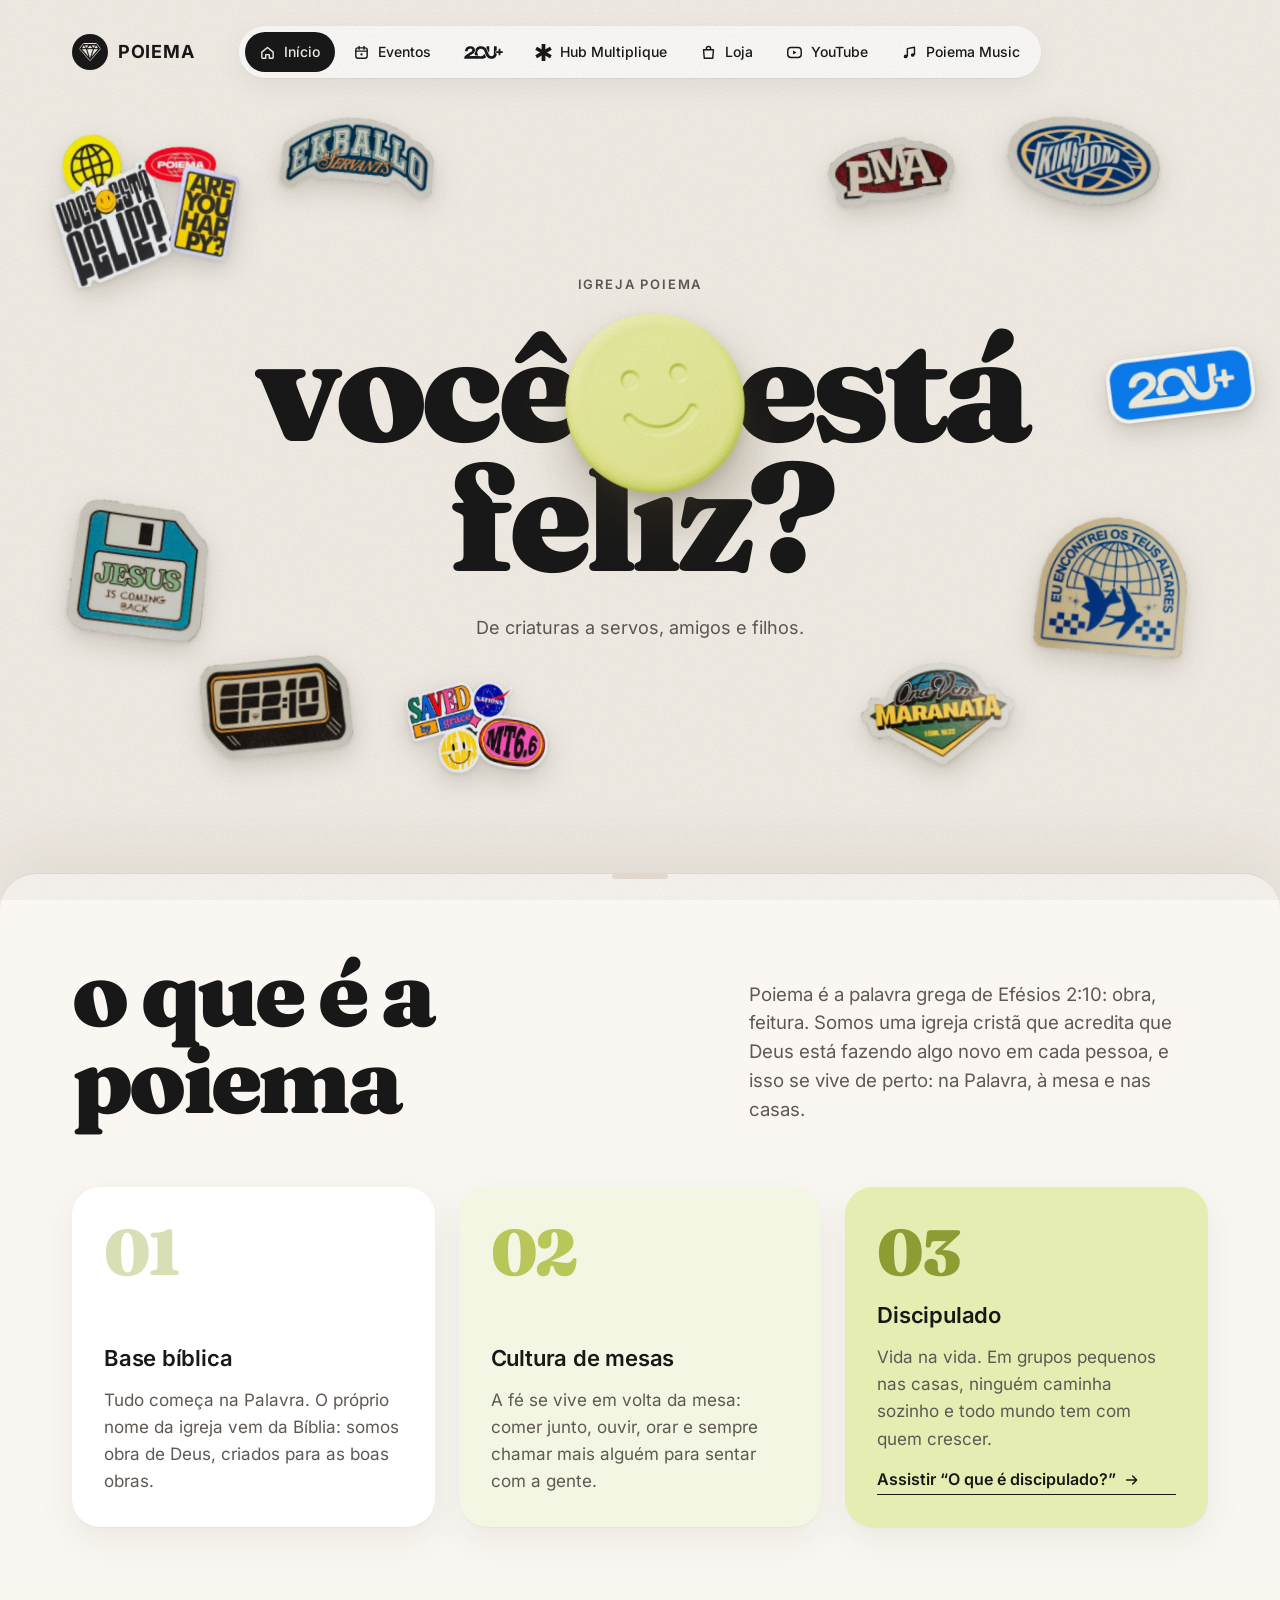
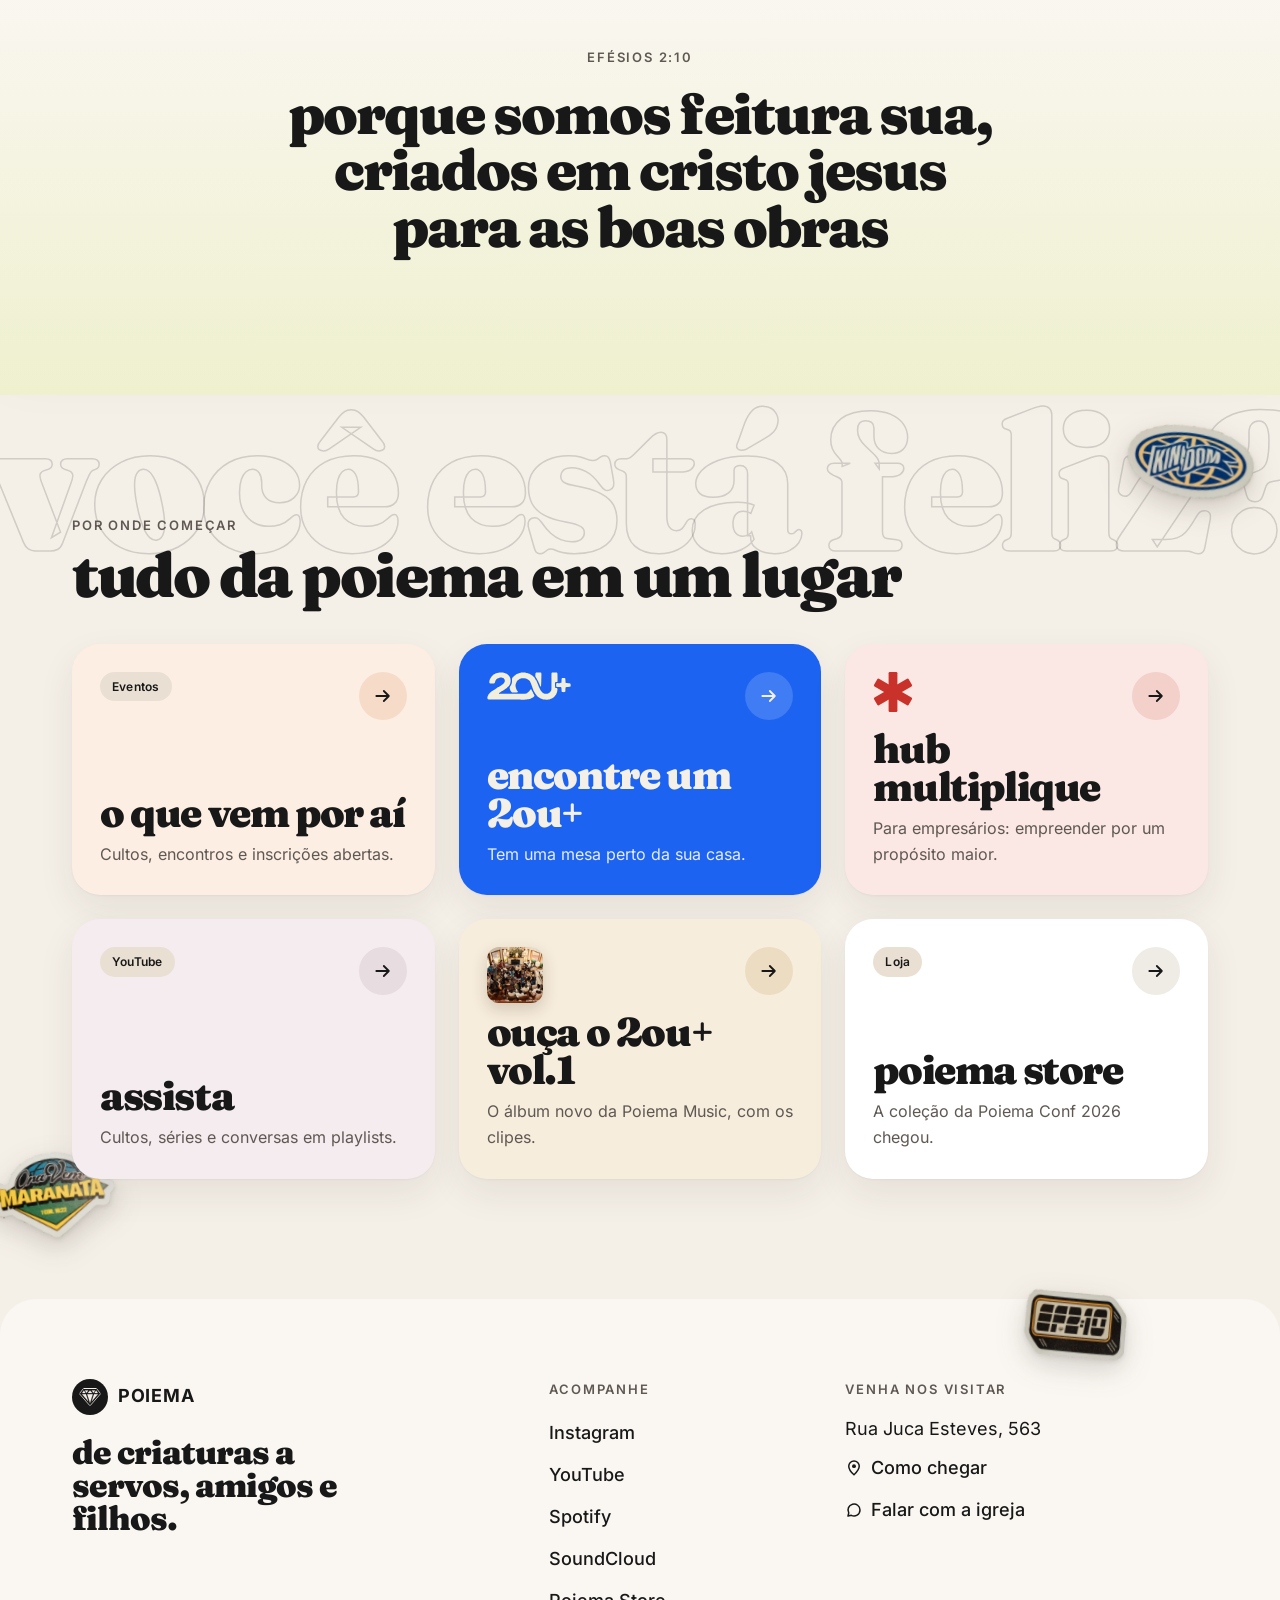
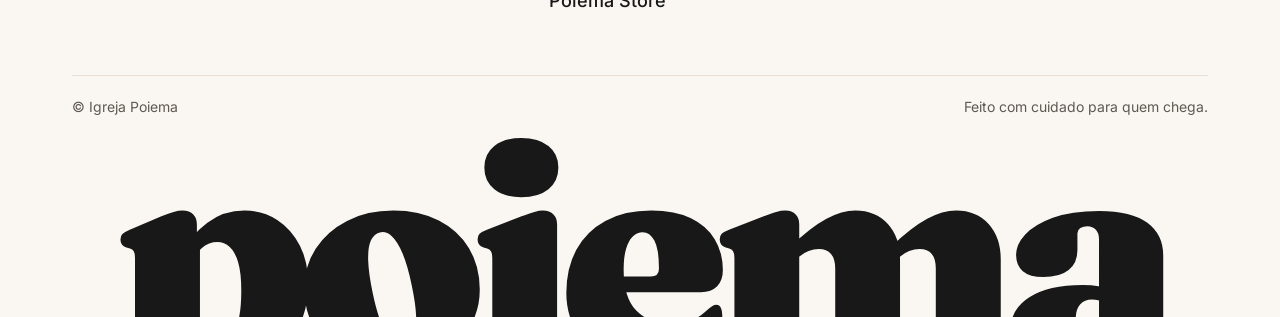
<file: poiema/index.html>
<!DOCTYPE html>
<html lang="pt-BR">
<head>
<meta charset="utf-8">
<meta name="viewport" content="width=device-width, initial-scale=1">
<title>Poiema · Você está feliz?</title>
<meta name="description" content="Igreja Poiema. De criaturas a servos, amigos e filhos.">
<link rel="preload" href="assets/fonts/fraunces-latin-900-normal.woff2" as="font" type="font/woff2" crossorigin>
<link rel="stylesheet" href="css/site.css">
</head>
<body class="pg-inicio ">
<svg width="0" height="0" style="position:absolute" aria-hidden="true">
<symbol id="i-seta" viewBox="0 0 24 24"><path d="M4 12h15M13 6l6 6-6 6" fill="none" stroke="currentColor" stroke-width="2.2" stroke-linecap="round" stroke-linejoin="round"/></symbol>
<symbol id="i-diag" viewBox="0 0 24 24"><path d="M7 17 17 7M9 7h8v8" fill="none" stroke="currentColor" stroke-width="2.2" stroke-linecap="round" stroke-linejoin="round"/></symbol>
<symbol id="i-play" viewBox="0 0 24 24"><path d="M7 4.5v15l13-7.5z" fill="currentColor"/></symbol>
<symbol id="i-pino" viewBox="0 0 24 24"><path d="M12 21s7-6.2 7-11.5A7 7 0 0 0 5 9.5C5 14.8 12 21 12 21z" fill="none" stroke="currentColor" stroke-width="2"/><circle cx="12" cy="9.5" r="2.6" fill="currentColor"/></symbol>
<symbol id="i-cadeado" viewBox="0 0 24 24"><rect x="4.5" y="10.5" width="15" height="10" rx="3" fill="none" stroke="currentColor" stroke-width="2"/><path d="M8 10.5V8a4 4 0 0 1 8 0v2.5" fill="none" stroke="currentColor" stroke-width="2"/></symbol>
<symbol id="i-conversa" viewBox="0 0 24 24"><path d="M20 12a8 8 0 0 1-11.6 7.1L4 20l1-4.1A8 8 0 1 1 20 12z" fill="none" stroke="currentColor" stroke-width="2" stroke-linejoin="round"/></symbol>
<symbol id="i-menu" viewBox="0 0 24 24"><path d="M4 7h16M4 12h16M4 17h16" stroke="currentColor" stroke-width="2.2" stroke-linecap="round"/></symbol>
<symbol id="i-check" viewBox="0 0 24 24"><path d="m5 12.5 4.5 4.5L19 7.5" fill="none" stroke="currentColor" stroke-width="2.4" stroke-linecap="round" stroke-linejoin="round"/></symbol>
<symbol id="i-relogio" viewBox="0 0 24 24"><circle cx="12" cy="12" r="8.5" fill="none" stroke="currentColor" stroke-width="2"/><path d="M12 7.5V12l3 2" fill="none" stroke="currentColor" stroke-width="2" stroke-linecap="round"/></symbol>
<symbol id="i-alvo" viewBox="0 0 24 24"><circle cx="12" cy="12" r="7" fill="none" stroke="currentColor" stroke-width="2"/><circle cx="12" cy="12" r="2.5" fill="currentColor"/><path d="M12 2v3M12 19v3M2 12h3M19 12h3" stroke="currentColor" stroke-width="2" stroke-linecap="round"/></symbol>
<symbol id="i-sacola" viewBox="0 0 24 24"><path d="M5 8h14l-1 12H6z" fill="none" stroke="currentColor" stroke-width="2" stroke-linejoin="round"/><path d="M9 8V6.5a3 3 0 0 1 6 0V8" fill="none" stroke="currentColor" stroke-width="2"/></symbol>
<symbol id="i-escudo" viewBox="0 0 24 24"><path d="M12 3 5 6v5.5c0 4.4 3 8 7 9.5 4-1.5 7-5.1 7-9.5V6z" fill="none" stroke="currentColor" stroke-width="2" stroke-linejoin="round"/><path d="m9 12 2.2 2.2L15.5 10" fill="none" stroke="currentColor" stroke-width="2" stroke-linecap="round" stroke-linejoin="round"/></symbol>
<symbol id="i-caminhao" viewBox="0 0 24 24"><path d="M3 6h11v10H3zM14 10h4l3 3v3h-7" fill="none" stroke="currentColor" stroke-width="2" stroke-linejoin="round"/><circle cx="7" cy="17.5" r="1.8" fill="currentColor"/><circle cx="17" cy="17.5" r="1.8" fill="currentColor"/></symbol>
<symbol id="i-fone" viewBox="0 0 24 24"><path d="M4 14v-2a8 8 0 0 1 16 0v2" fill="none" stroke="currentColor" stroke-width="2"/><rect x="3" y="13" width="5" height="7" rx="2" fill="currentColor"/><rect x="16" y="13" width="5" height="7" rx="2" fill="currentColor"/></symbol>
<symbol id="i-pausa" viewBox="0 0 24 24"><rect x="6" y="5" width="4.2" height="14" rx="1.2" fill="currentColor"/><rect x="13.8" y="5" width="4.2" height="14" rx="1.2" fill="currentColor"/></symbol>
<symbol id="i-anterior" viewBox="0 0 24 24"><path d="M18 5v14L8 12z" fill="currentColor"/><rect x="5" y="5" width="2.6" height="14" rx="1" fill="currentColor"/></symbol>
<symbol id="i-fechar" viewBox="0 0 24 24"><path d="M6 6l12 12M18 6 6 18" stroke="currentColor" stroke-width="2.2" stroke-linecap="round"/></symbol>
<symbol id="i-casa" viewBox="0 0 24 24"><path d="M4 11.5 12 5l8 6.5V19a1 1 0 0 1-1 1h-4.5v-5h-5v5H5a1 1 0 0 1-1-1z" fill="none" stroke="currentColor" stroke-width="2" stroke-linejoin="round"/></symbol>
<symbol id="i-calendario" viewBox="0 0 24 24"><rect x="4" y="5.5" width="16" height="14.5" rx="3" fill="none" stroke="currentColor" stroke-width="2"/><path d="M4 10h16M8.5 3.5v4M15.5 3.5v4" stroke="currentColor" stroke-width="2" stroke-linecap="round"/><circle cx="12" cy="14.8" r="1.6" fill="currentColor"/></symbol>
<symbol id="i-video" viewBox="0 0 24 24"><rect x="2.5" y="5" width="19" height="14" rx="4.5" fill="none" stroke="currentColor" stroke-width="2"/><path d="M10 9.2v5.6l4.8-2.8z" fill="currentColor"/></symbol>
<symbol id="i-nota" viewBox="0 0 24 24"><path d="M9 17.5V6.5l10-2v11" fill="none" stroke="currentColor" stroke-width="2" stroke-linejoin="round"/><circle cx="6.5" cy="17.5" r="2.6" fill="currentColor"/><circle cx="16.5" cy="15.5" r="2.6" fill="currentColor"/></symbol>
<symbol id="i-porta" viewBox="0 0 24 24"><path d="M6 20V4.5h12V20M3.5 20h17" fill="none" stroke="currentColor" stroke-width="2" stroke-linecap="round" stroke-linejoin="round"/><circle cx="14.5" cy="12.5" r="1.3" fill="currentColor"/></symbol>
<symbol id="i-mesa" viewBox="0 0 24 24"><path d="M2.5 11h19M5 11l-1 8M19 11l1 8M8 8.5a4 2 0 0 1 8 0" fill="none" stroke="currentColor" stroke-width="2" stroke-linecap="round" stroke-linejoin="round"/></symbol>
<symbol id="i-livro" viewBox="0 0 24 24"><path d="M12 6.5C10 5 7 4.5 4 5v13c3-.5 6 0 8 1.5 2-1.5 5-2 8-1.5V5c-3-.5-6 0-8 1.5zM12 6.5V19" fill="none" stroke="currentColor" stroke-width="2" stroke-linejoin="round"/></symbol>
<symbol id="i-coracao" viewBox="0 0 24 24"><path d="M12 20s-7-4.4-7-10a4 4 0 0 1 7-2.6A4 4 0 0 1 19 10c0 5.6-7 10-7 10z" fill="none" stroke="currentColor" stroke-width="2" stroke-linejoin="round"/></symbol>
<symbol id="i-asterisco" viewBox="0 0 100 100"><g fill="currentColor"><rect x="39" y="0" width="22" height="100" rx="3"/><rect x="39" y="0" width="22" height="100" rx="3" transform="rotate(60 50 50)"/><rect x="39" y="0" width="22" height="100" rx="3" transform="rotate(120 50 50)"/></g></symbol>
</svg>
<a class="sr-only" href="#conteudo">Pular para o conteúdo</a>
<header class="header" data-spec="Header · fixo · 104 (desk) / 72 (mobile)">
  <div class="container">
    <a class="logo logo-vivo" href="index.html" aria-label="Poiema, página inicial"><span class="selo-wrap"><img class="selo-diamante" src="assets/logo/poiema-selo-preto.svg" alt=""></span><span class="logo-nome">POIEMA</span><span class="bolha" aria-hidden="true">você está feliz?</span></a>
    <nav class="nav" aria-label="Principal"><a href="index.html" aria-current="page" title="Início"><svg class="icone-aba" aria-hidden="true"><use href="#i-casa"/></svg><span class="rotulo">Início</span></a><a href="eventos.html" title="Eventos"><svg class="icone-aba" aria-hidden="true"><use href="#i-calendario"/></svg><span class="rotulo">Eventos</span></a><a href="2oumais.html" title="2ou+"><img class="logo-2ou" src="assets/logo/logo-2oumais-preto.svg" alt="2ou+"></a><a href="hub-multiplique.html" title="Hub Multiplique"><svg class="icone-aba asterisco" aria-hidden="true"><use href="#i-asterisco"/></svg><span class="rotulo">Hub Multiplique</span></a><a href="loja.html" title="Loja"><svg class="icone-aba" aria-hidden="true"><use href="#i-sacola"/></svg><span class="rotulo">Loja</span></a><a href="youtube.html" title="YouTube"><svg class="icone-aba" aria-hidden="true"><use href="#i-video"/></svg><span class="rotulo">YouTube</span></a><a href="music.html" title="Poiema Music"><svg class="icone-aba" aria-hidden="true"><use href="#i-nota"/></svg><span class="rotulo">Poiema Music</span></a></nav>
    <span></span>
  </div>
</header>
<button class="menu-flutuante" aria-expanded="false" aria-controls="menu-folha" data-spec="Menu flutuante · 56 · zona do polegar"><svg class="icone" aria-hidden="true"><use href="#i-menu"/></svg>Menu</button>
<div class="menu-folha" id="menu-folha" aria-hidden="true">
  <div class="veu" data-fechar></div>
  <div class="folha" role="dialog" aria-modal="true" aria-label="Menu">
    <div class="alca"></div>
    <nav aria-label="Principal (mobile)"><a href="index.html" aria-current="page" title="Início"><svg class="icone-aba" aria-hidden="true"><use href="#i-casa"/></svg><span class="rotulo">Início</span></a><a href="eventos.html" title="Eventos"><svg class="icone-aba" aria-hidden="true"><use href="#i-calendario"/></svg><span class="rotulo">Eventos</span></a><a href="2oumais.html" title="2ou+"><img class="logo-2ou-folha" src="assets/logo/logo-2oumais-preto.svg" alt="2ou+"></a><a href="hub-multiplique.html" title="Hub Multiplique"><svg class="icone-aba asterisco" aria-hidden="true"><use href="#i-asterisco"/></svg><span class="rotulo">Hub Multiplique</span></a><a href="loja.html" title="Loja"><svg class="icone-aba" aria-hidden="true"><use href="#i-sacola"/></svg><span class="rotulo">Loja</span></a><a href="youtube.html" title="YouTube"><svg class="icone-aba" aria-hidden="true"><use href="#i-video"/></svg><span class="rotulo">YouTube</span></a><a href="music.html" title="Poiema Music"><svg class="icone-aba" aria-hidden="true"><use href="#i-nota"/></svg><span class="rotulo">Poiema Music</span></a></nav>
    <button class="botao botao--contorno fechar" data-fechar>Fechar</button>
  </div>
</div>
<main id="conteudo">
<section class="hero" data-spec="Hero · 100svh − 40 (desk) / 100svh − 64 (mobile)">
  <img class="adesivo adesivo--grupo" data-profundidade="1" src="assets/adesivos/adesivo-grupo-voce-esta-feliz.webp" alt="" aria-hidden="true">
  <img class="adesivo adesivo--ekballo" data-profundidade="2" src="assets/adesivos/adesivo-ekballo-servants.webp" alt="" aria-hidden="true">
  <img class="adesivo adesivo--pma" data-profundidade="3" src="assets/adesivos/adesivo-pma.webp" alt="" aria-hidden="true">
  <img class="adesivo adesivo--kingdom" data-profundidade="1" src="assets/adesivos/adesivo-kingdom.webp" alt="" aria-hidden="true">
  <img class="adesivo adesivo--2ou" data-profundidade="1" src="assets/adesivos/adesivo-2oumais.webp" alt="" aria-hidden="true">
  <img class="adesivo adesivo--jesus" data-profundidade="2" src="assets/adesivos/adesivo-jesus-is-coming-back.webp" alt="" aria-hidden="true">
  <img class="adesivo adesivo--ef" data-profundidade="2" src="assets/adesivos/adesivo-ef-2-10.webp" alt="" aria-hidden="true">
  <img class="adesivo adesivo--saved" data-profundidade="3" src="assets/adesivos/adesivo-grupo-saved-mt66-are-you-happy.webp" alt="" aria-hidden="true">
  <img class="adesivo adesivo--maranata" data-profundidade="1" src="assets/adesivos/adesivo-maranata.webp" alt="" aria-hidden="true">
  <img class="adesivo adesivo--altares" data-profundidade="2" src="assets/adesivos/adesivo-eu-encontrei-os-teus-altares.webp" alt="" aria-hidden="true">
  <div class="hero-centro">
    <p class="sobretitulo">Igreja Poiema</p>
    <h1 class="display t-hero hero-titulo" aria-label="Você está feliz?" data-spec="Título hero · Fraunces 900" data-spec-sub>
      <span class="desk" aria-hidden="true"><span class="ln l1">você<span class="vaga-pilula"><img src="assets/img/pilula-aberta.webp" alt="" data-pilula></span>está</span><span class="ln">feliz?</span></span>
      <span class="mob" aria-hidden="true"><span class="ln l1">você<span class="vaga-pilula"><img src="assets/img/pilula-aberta.webp" alt="" data-pilula></span></span><span class="ln">está</span><span class="ln">feliz?</span></span>
    </h1>
    <p class="hero-apoio">De criaturas a servos, amigos e filhos.</p>
  </div>
</section>

<section class="folha-sobre" id="sobre" data-spec="O que é a Poiema · folha que aparece na dobra">
  <div class="container">
    <div class="sobre-topo">
      <h2 class="display t-1">o que é a<br>poiema<span class="pouso" data-pouso-pilula aria-hidden="true"><span class="pilula-viva"><img class="olhos-abertos" src="assets/img/pilula-aberta.webp" alt=""><img class="piscando" src="assets/img/pilula-piscando.webp" alt=""></span></span></h2>
      <p class="lead">Poiema é a palavra grega de Efésios 2:10: obra, feitura. Somos uma igreja cristã que acredita que Deus está fazendo algo novo em cada pessoa, e isso se vive de perto: na Palavra, à mesa e nas casas.</p>
    </div>
    <div class="pilares" data-spec="3 pilares · 4 col cada" data-spec-sub>
      <article class="pilar card" data-revelar>
        <span class="num">01</span>
        <h3 class="titulo-card">Base bíblica</h3>
        <p>Tudo começa na Palavra. O próprio nome da igreja vem da Bíblia: somos obra de Deus, criados para as boas obras.</p>
      </article>
      <article class="pilar card pilar--mesa" data-revelar>
        <span class="num">02</span>
        <h3 class="titulo-card">Cultura de mesas</h3>
        <p>A fé se vive em volta da mesa: comer junto, ouvir, orar e sempre chamar mais alguém para sentar com a gente.</p>
      </article>
      <article class="pilar card" data-revelar>
        <span class="num">03</span>
        <h3 class="titulo-card">Discipulado</h3>
        <p>Vida na vida. Em grupos pequenos nas casas, ninguém caminha sozinho e todo mundo tem com quem crescer.</p>
        <a class="link-seta" href="youtube.html">Assistir “O que é discipulado?” <svg class="icone" aria-hidden="true"><use href="#i-seta"/></svg></a>
      </article>
    </div>
    <div class="versiculo" data-spec="Versículo em destaque" data-spec-sub>
      <p class="sobretitulo">Efésios 2:10</p>
      <blockquote data-revelar>porque somos feitura sua, criados em cristo jesus para as boas obras</blockquote>
    </div>
  </div>
</section>

<section class="secao com-deco" data-spec="Por onde começar · substitui o Linktree"><span class="palavra-fundo pf-inicio" aria-hidden="true" data-vel="-0.08">você está feliz?</span><img class="deco d-1" src="assets/adesivos/adesivo-kingdom.webp" alt="" aria-hidden="true" data-vel="0.18" style="rotate:8deg" loading="lazy"><img class="deco d-2" src="assets/adesivos/adesivo-maranata.webp" alt="" aria-hidden="true" data-vel="0.1" style="rotate:-6deg" loading="lazy"><img class="deco d-3" src="assets/adesivos/adesivo-ef-2-10.webp" alt="" aria-hidden="true" data-vel="0.22" style="rotate:5deg" loading="lazy">
  <div class="container">
    <div class="cabecalho-secao">
      <div><p class="sobretitulo">Por onde começar</p><h2 class="display t-2">tudo da poiema em um lugar</h2></div>
    </div>
    <div class="comecar">
      <a class="porta" data-tema="eventos" data-revelar href="eventos.html"><div class="topo"><span class="etiqueta">Eventos</span><span class="seta"><svg class="icone" aria-hidden="true"><use href="#i-seta"/></svg></span></div><span class="titulo">o que vem por aí</span><p>Cultos, encontros e inscrições abertas.</p></a>
      <a class="porta porta--azul" data-revelar href="2oumais.html"><div class="topo"><img class="marca-porta" src="assets/logo/logo-2oumais-creme.svg" alt="2ou+"><span class="seta"><svg class="icone" aria-hidden="true"><use href="#i-seta"/></svg></span></div><span class="titulo">encontre um 2ou+</span><p>Tem uma mesa perto da sua casa.</p></a>
      <a class="porta" data-tema="hub" data-revelar href="hub-multiplique.html"><div class="topo"><svg class="asterisco" aria-hidden="true"><use href="#i-asterisco"/></svg><span class="seta"><svg class="icone" aria-hidden="true"><use href="#i-seta"/></svg></span></div><span class="titulo">hub multiplique</span><p>Para empresários: empreender por um propósito maior.</p></a>
      <a class="porta" data-tema="youtube" data-revelar href="youtube.html"><div class="topo"><span class="etiqueta">YouTube</span><span class="seta"><svg class="icone" aria-hidden="true"><use href="#i-seta"/></svg></span></div><span class="titulo">assista</span><p>Cultos, séries e conversas em playlists.</p></a>
      <a class="porta" data-tema="music" data-revelar href="music.html"><div class="topo"><img class="capa-mini" src="assets/music/capa-2oumais-vol1.webp" alt="Capa do álbum 2ou+ vol.1"><span class="seta"><svg class="icone" aria-hidden="true"><use href="#i-seta"/></svg></span></div><span class="titulo">ouça o 2ou+ vol.1</span><p>O álbum novo da Poiema Music, com os clipes.</p></a>
      <a class="porta" data-tema="loja" data-revelar href="loja.html"><div class="topo"><span class="etiqueta">Loja</span><span class="seta"><svg class="icone" aria-hidden="true"><use href="#i-seta"/></svg></span></div><span class="titulo">poiema store</span><p>A coleção da Poiema Conf 2026 chegou.</p></a>
    </div>
  </div>
</section>
</main>
<footer class="rodape" data-spec="Rodapé">
  <div class="container">
    <div class="colunas">
      <div class="pilha" style="gap:20px">
        <a class="logo" href="index.html"><img class="selo-diamante" src="assets/logo/poiema-selo-preto.svg" alt="">POIEMA</a>
        <p class="frase">De criaturas a servos, amigos e filhos.</p>
      </div>
      <div>
        <h3>Acompanhe</h3>
        <ul>
          <li><a href="https://www.instagram.com/poiemataubate/">Instagram</a></li>
          <li><a href="https://www.youtube.com/@poiemataubate">YouTube</a></li>
          <li><a href="https://open.spotify.com/artist/3J1DPzxFle820jJFvkSrvf">Spotify</a></li>
          <li><a href="https://soundcloud.com/poiema-music">SoundCloud</a></li>
          <li><a href="https://poiemastore.com.br">Poiema Store</a></li>
        </ul>
      </div>
      <div>
        <h3>Venha nos visitar</h3>
        <ul>
          <li><span>Rua Juca Esteves, 563</span></li>
          <li><a href="https://www.google.com/maps/search/?api=1&query=Rua+Juca+Esteves+563"><svg class="icone" aria-hidden="true"><use href="#i-pino"/></svg>Como chegar</a></li>
          <li><a href="#whatsapp-igreja"><svg class="icone" aria-hidden="true"><use href="#i-conversa"/></svg>Falar com a igreja</a></li>
        </ul>
      </div>
    </div>
    <div class="base"><span>© Igreja Poiema</span><span>Feito com cuidado para quem chega.</span></div>
  </div>
  <div class="marca-gigante" aria-hidden="true">poiema</div>
</footer>
<script src="js/site.js"></script>
</body>
</html>
</file>
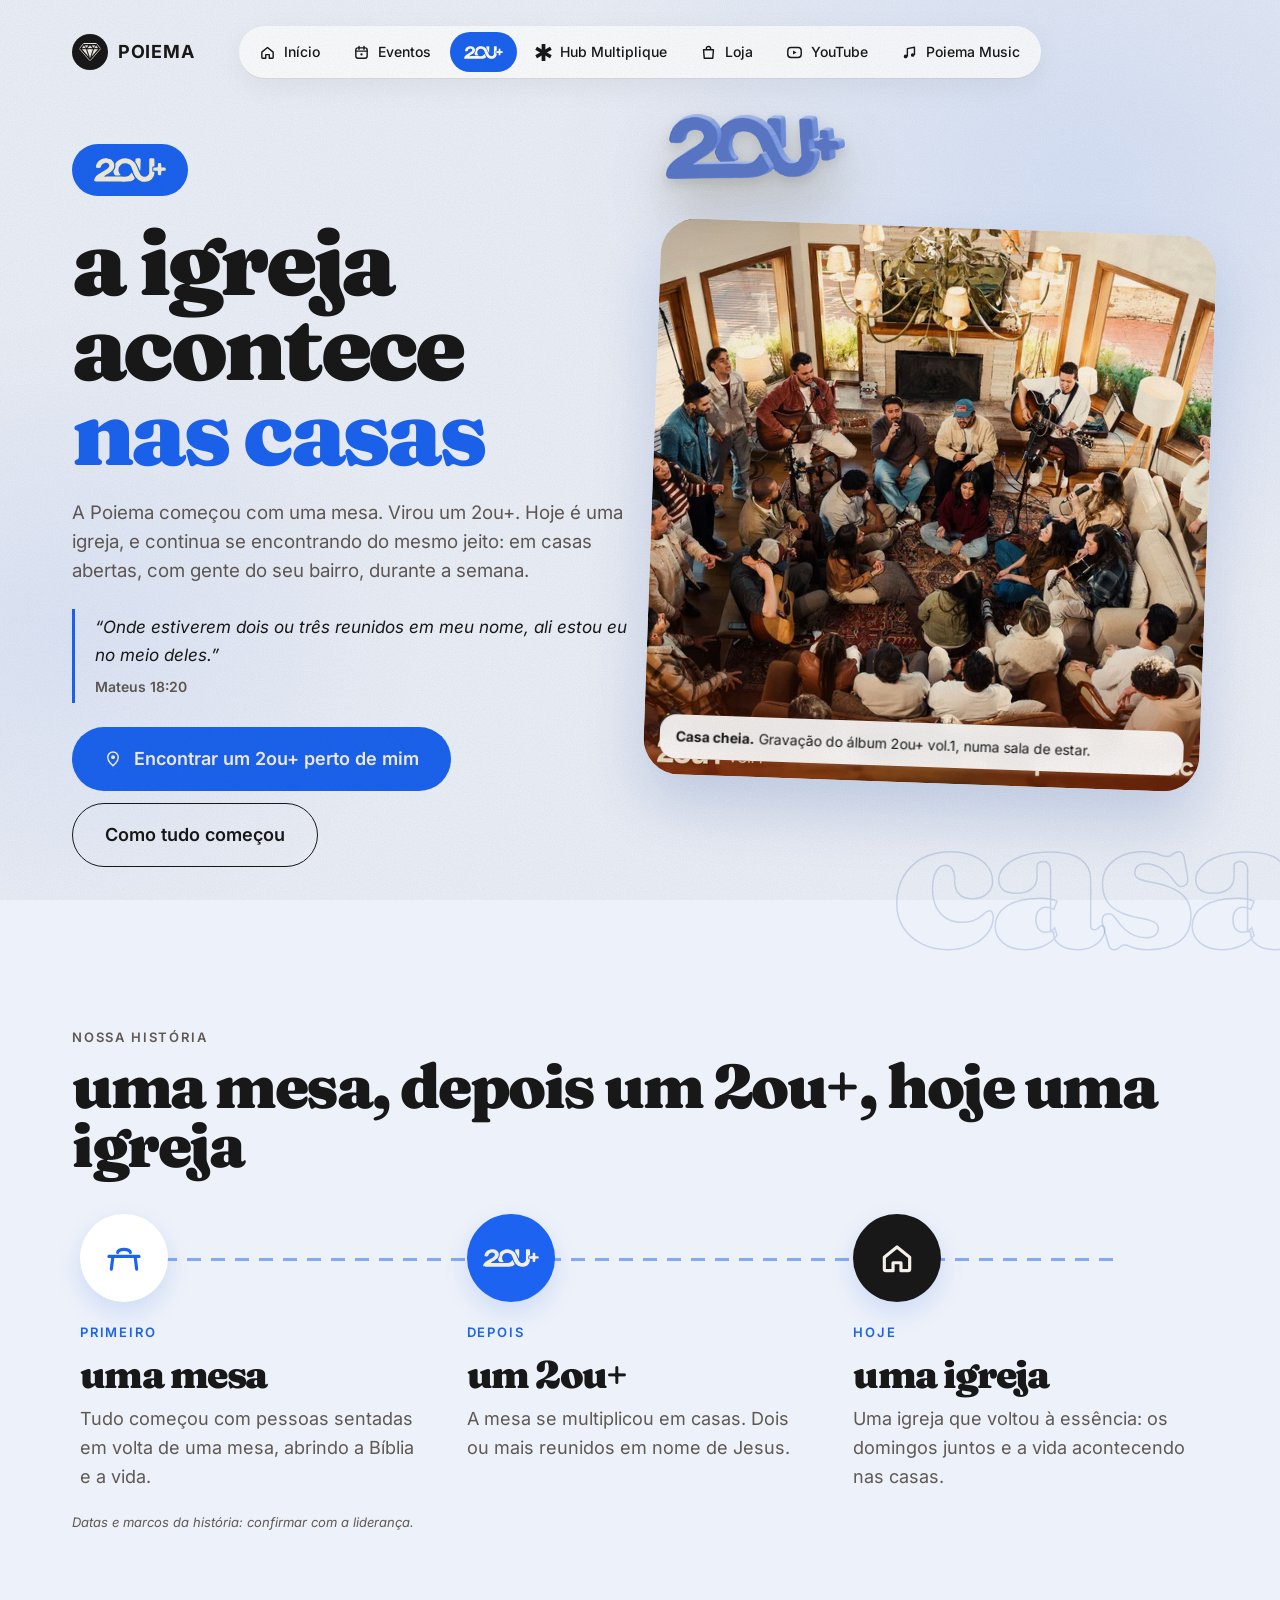
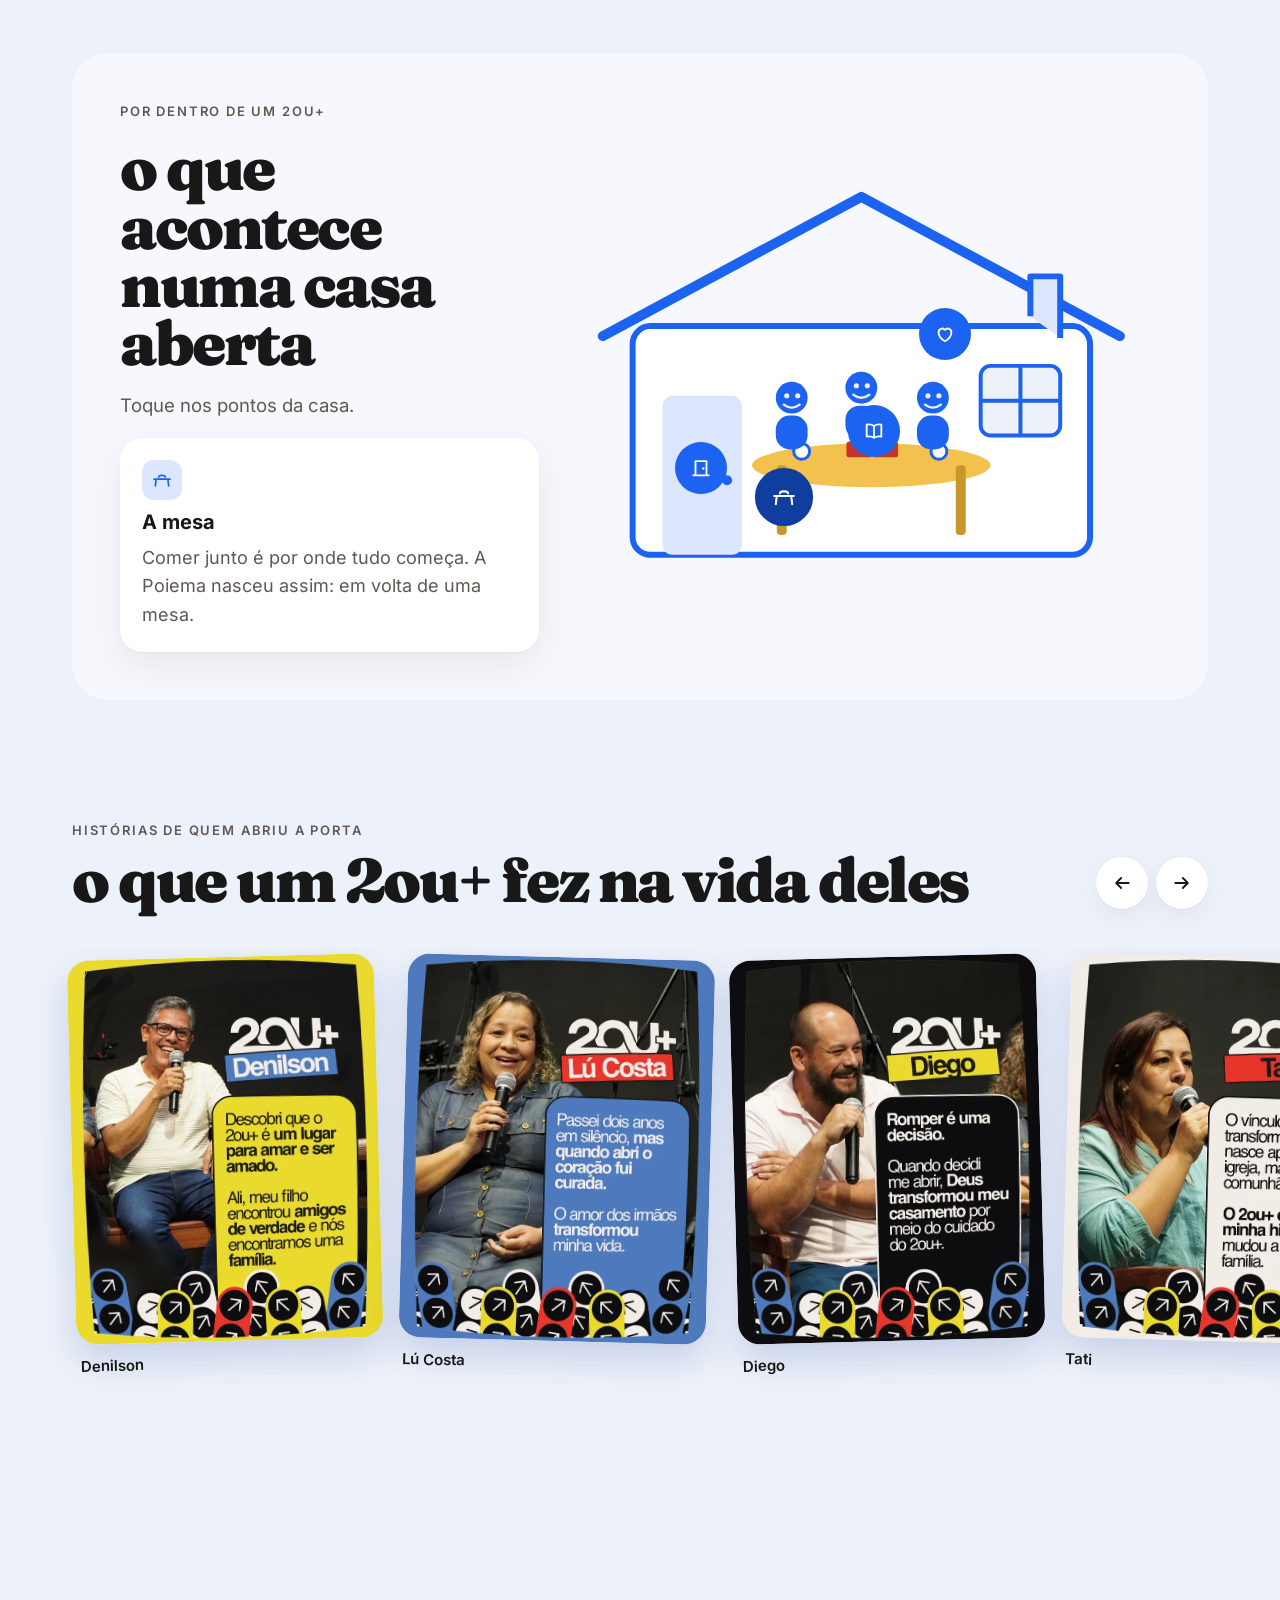
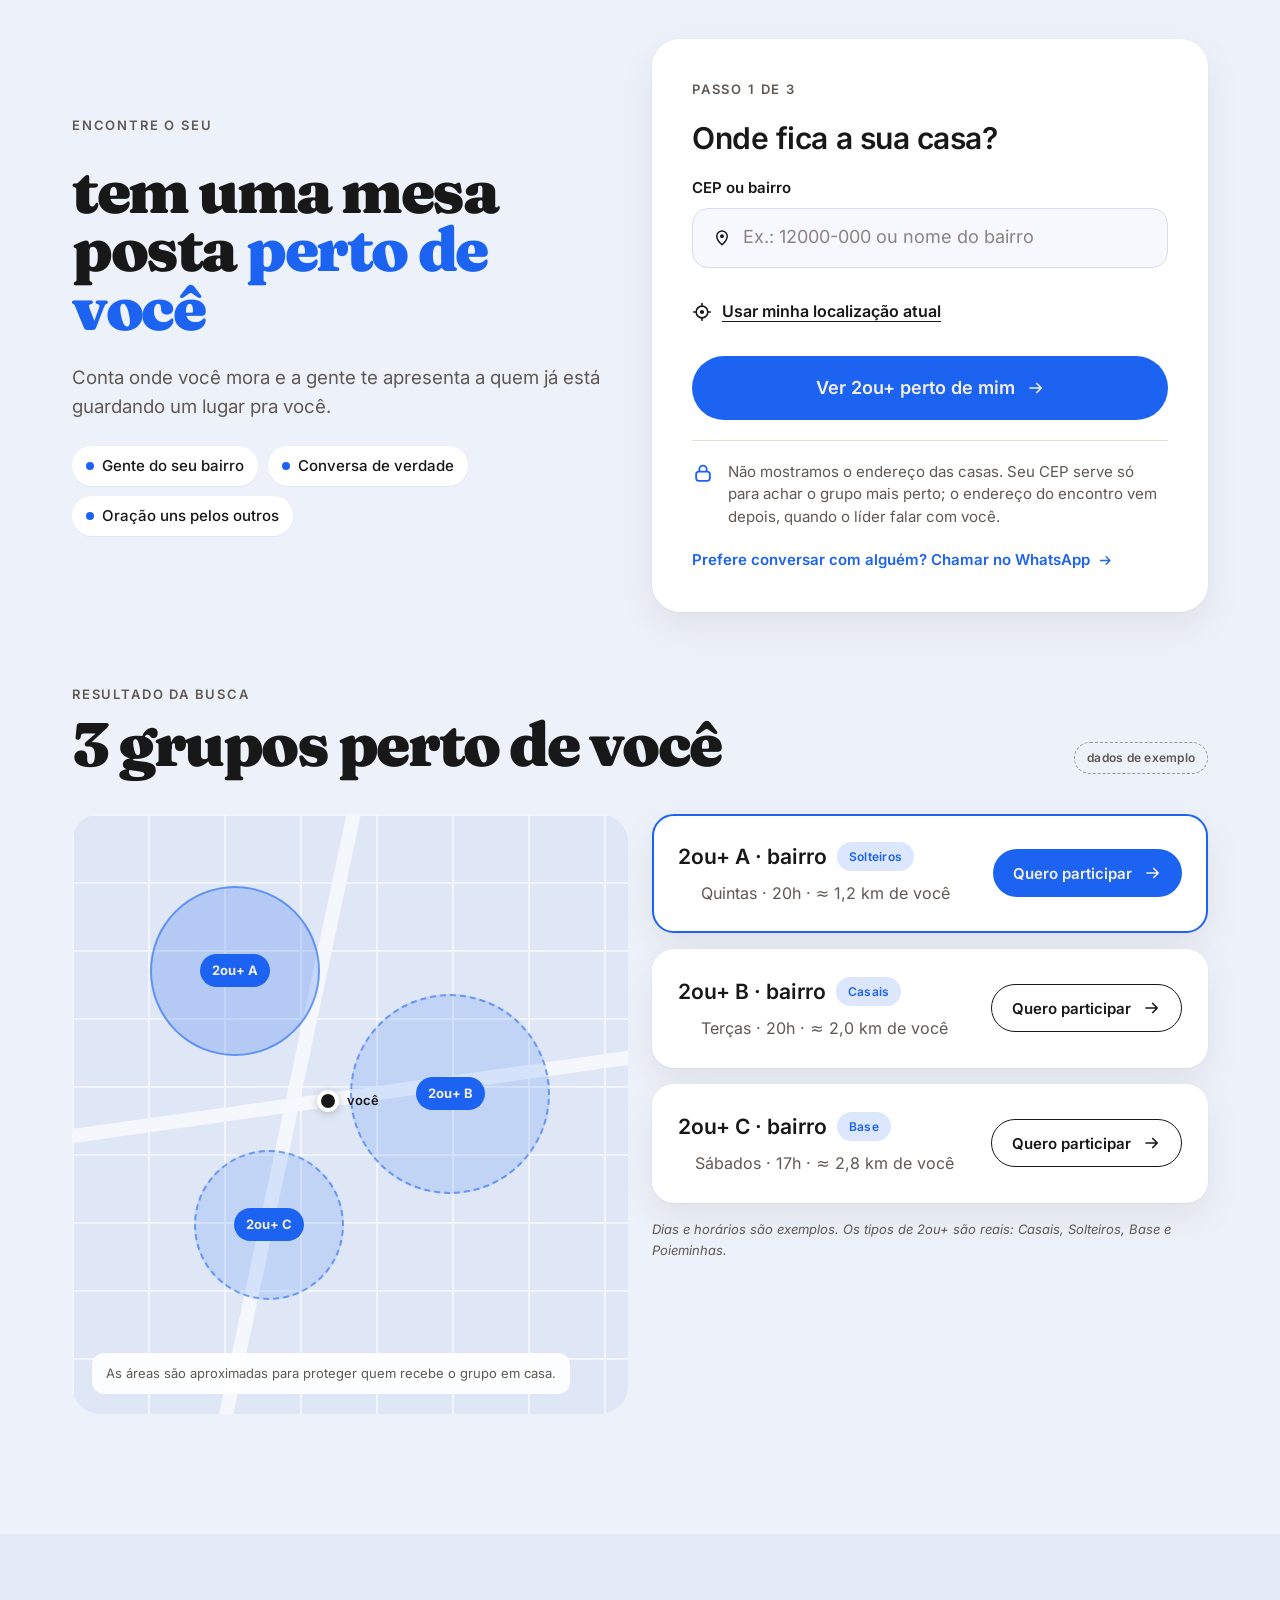
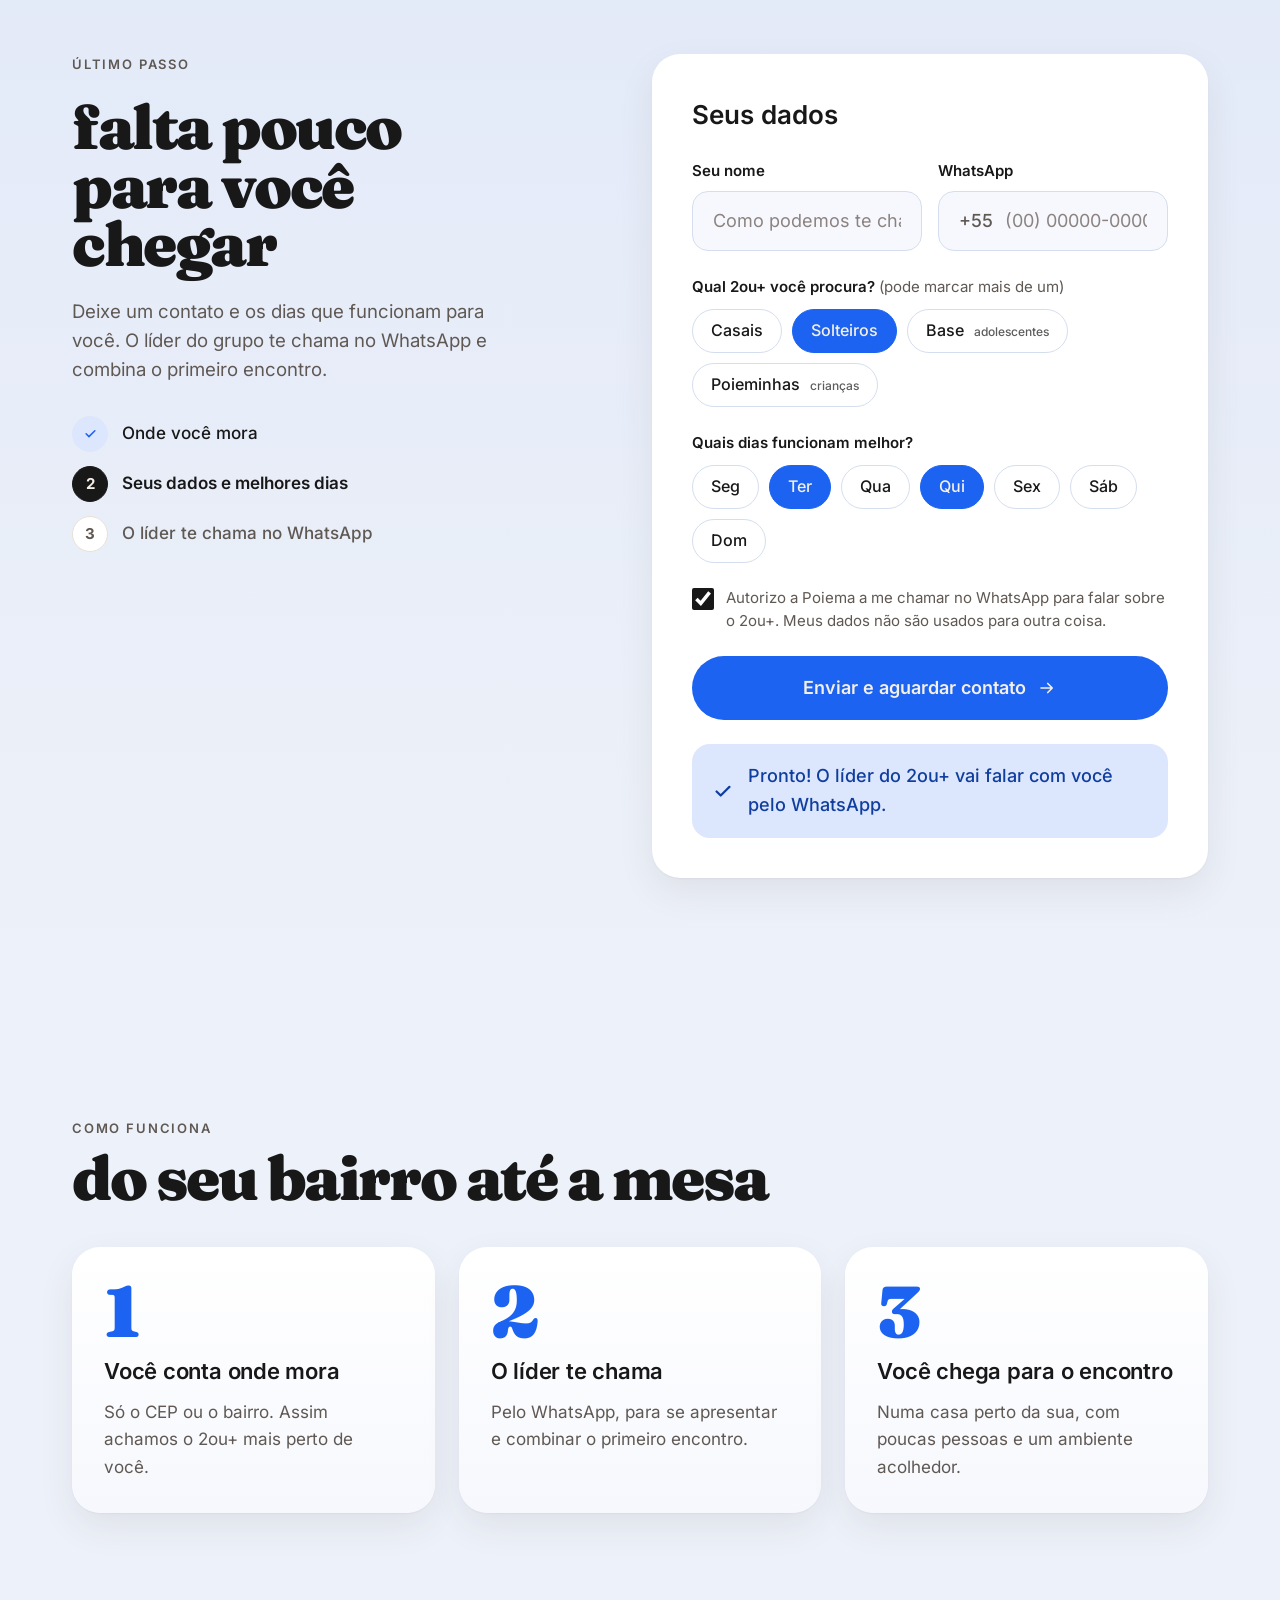
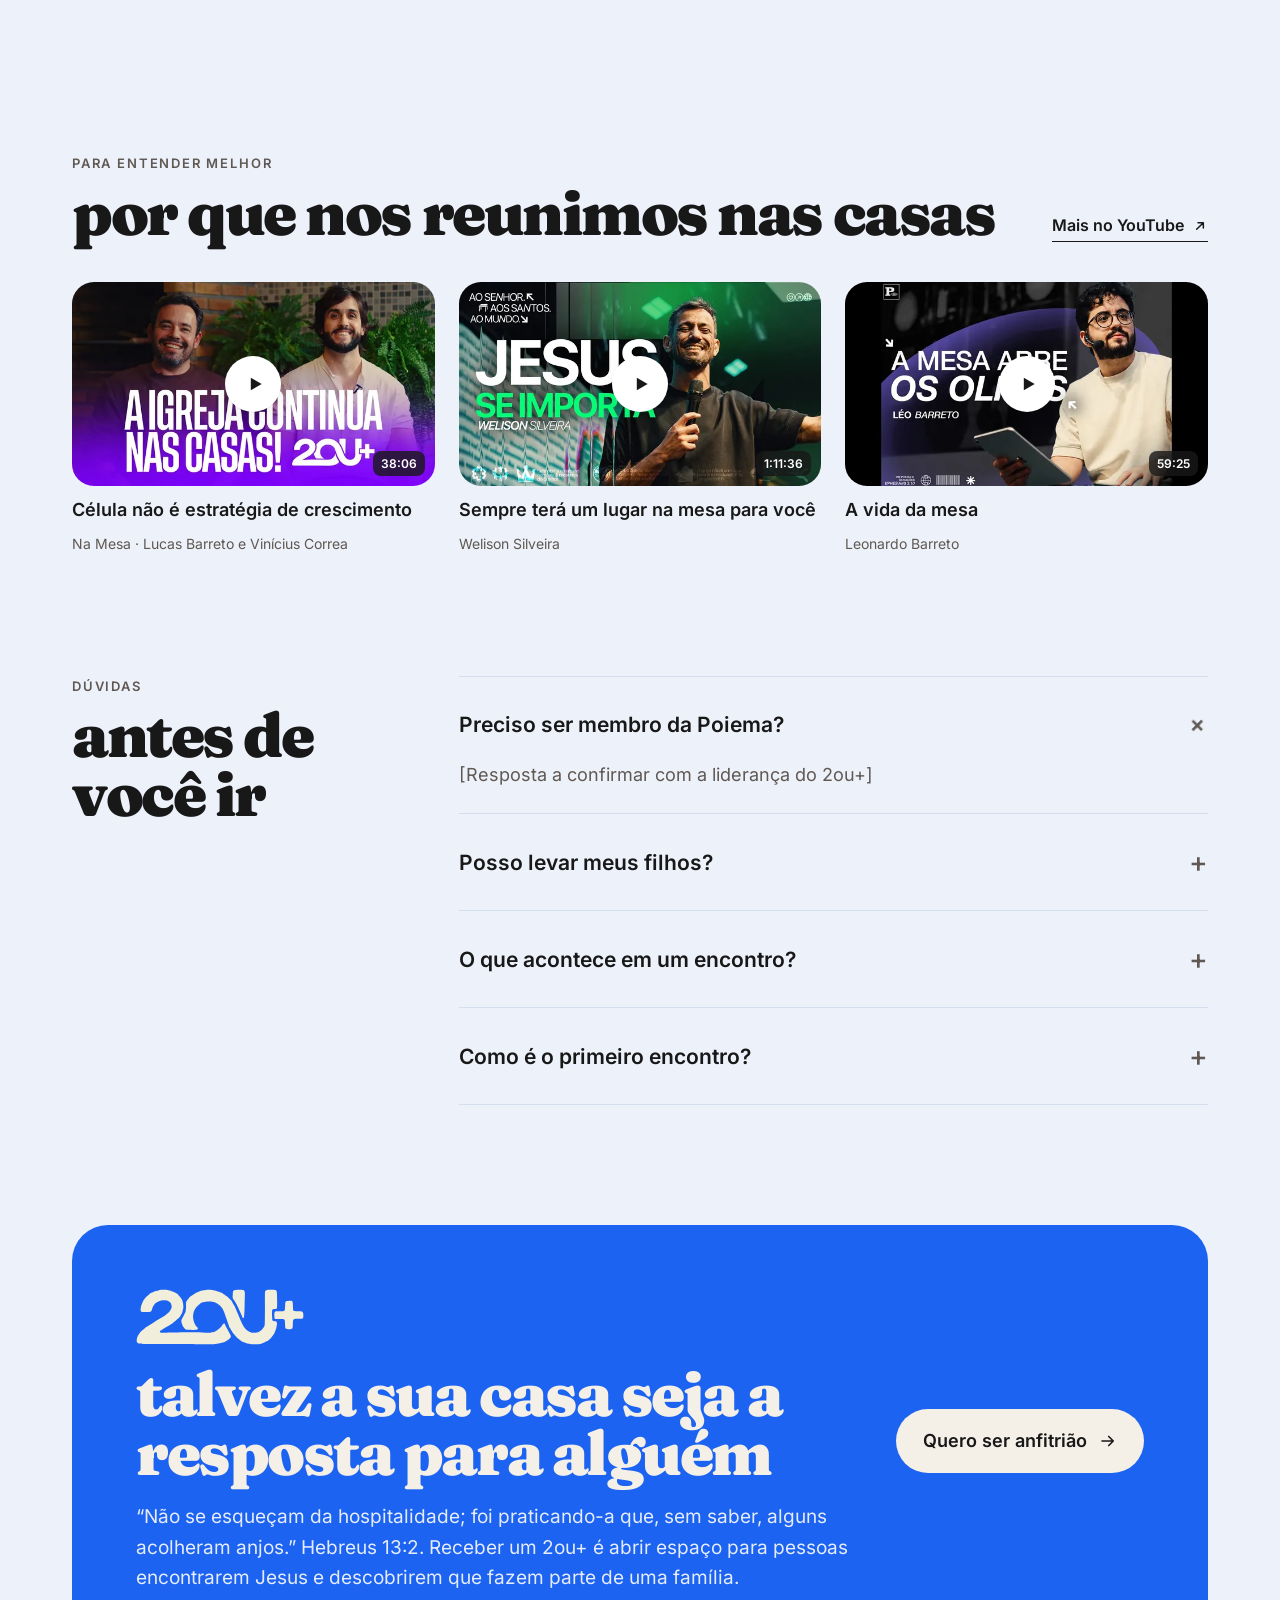
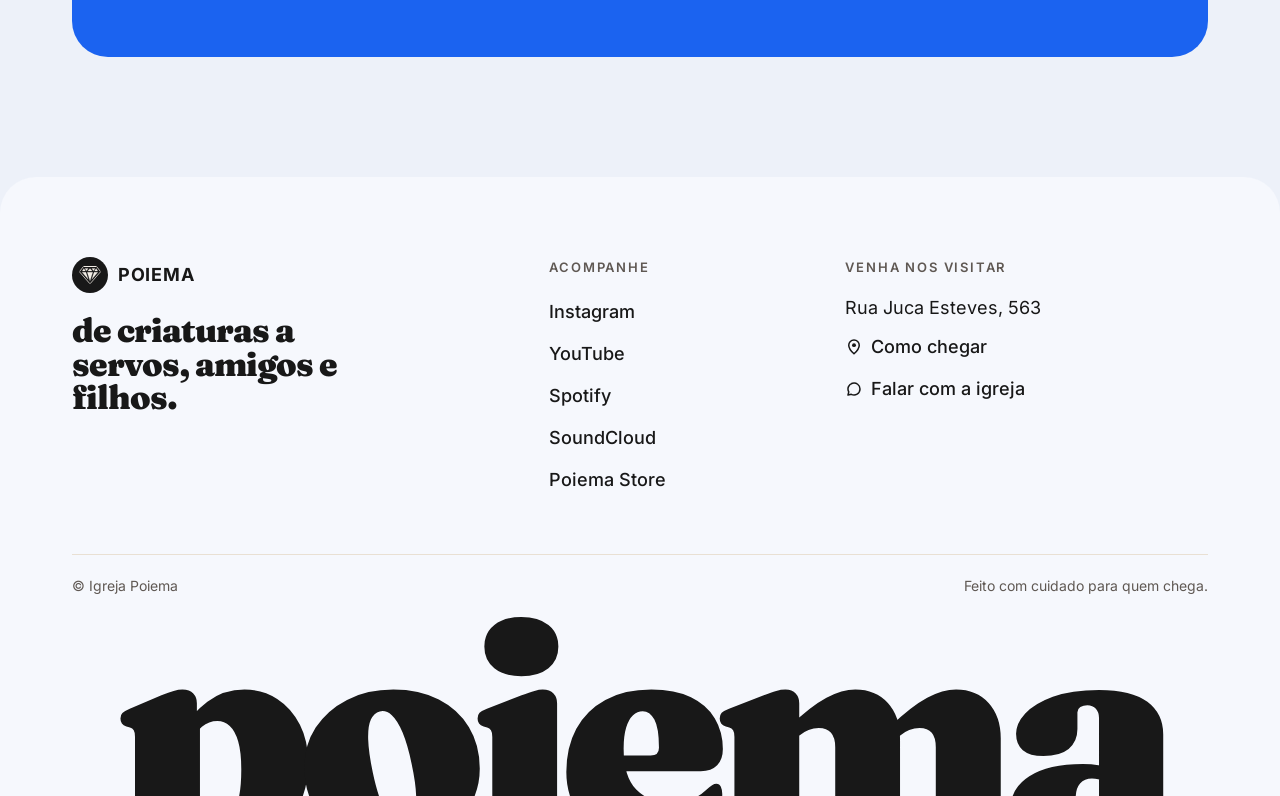
<file: poiema/2oumais.html>
<!DOCTYPE html>
<html lang="pt-BR">
<head>
<meta charset="utf-8">
<meta name="viewport" content="width=device-width, initial-scale=1">
<title>2ou+ · Poiema</title>
<meta name="description" content="Encontre um 2ou+ perto da sua casa.">
<link rel="preload" href="assets/fonts/fraunces-latin-900-normal.woff2" as="font" type="font/woff2" crossorigin>
<link rel="stylesheet" href="css/site.css">
</head>
<body class="pg-2oumais ">
<svg width="0" height="0" style="position:absolute" aria-hidden="true">
<symbol id="i-seta" viewBox="0 0 24 24"><path d="M4 12h15M13 6l6 6-6 6" fill="none" stroke="currentColor" stroke-width="2.2" stroke-linecap="round" stroke-linejoin="round"/></symbol>
<symbol id="i-diag" viewBox="0 0 24 24"><path d="M7 17 17 7M9 7h8v8" fill="none" stroke="currentColor" stroke-width="2.2" stroke-linecap="round" stroke-linejoin="round"/></symbol>
<symbol id="i-play" viewBox="0 0 24 24"><path d="M7 4.5v15l13-7.5z" fill="currentColor"/></symbol>
<symbol id="i-pino" viewBox="0 0 24 24"><path d="M12 21s7-6.2 7-11.5A7 7 0 0 0 5 9.5C5 14.8 12 21 12 21z" fill="none" stroke="currentColor" stroke-width="2"/><circle cx="12" cy="9.5" r="2.6" fill="currentColor"/></symbol>
<symbol id="i-cadeado" viewBox="0 0 24 24"><rect x="4.5" y="10.5" width="15" height="10" rx="3" fill="none" stroke="currentColor" stroke-width="2"/><path d="M8 10.5V8a4 4 0 0 1 8 0v2.5" fill="none" stroke="currentColor" stroke-width="2"/></symbol>
<symbol id="i-conversa" viewBox="0 0 24 24"><path d="M20 12a8 8 0 0 1-11.6 7.1L4 20l1-4.1A8 8 0 1 1 20 12z" fill="none" stroke="currentColor" stroke-width="2" stroke-linejoin="round"/></symbol>
<symbol id="i-menu" viewBox="0 0 24 24"><path d="M4 7h16M4 12h16M4 17h16" stroke="currentColor" stroke-width="2.2" stroke-linecap="round"/></symbol>
<symbol id="i-check" viewBox="0 0 24 24"><path d="m5 12.5 4.5 4.5L19 7.5" fill="none" stroke="currentColor" stroke-width="2.4" stroke-linecap="round" stroke-linejoin="round"/></symbol>
<symbol id="i-relogio" viewBox="0 0 24 24"><circle cx="12" cy="12" r="8.5" fill="none" stroke="currentColor" stroke-width="2"/><path d="M12 7.5V12l3 2" fill="none" stroke="currentColor" stroke-width="2" stroke-linecap="round"/></symbol>
<symbol id="i-alvo" viewBox="0 0 24 24"><circle cx="12" cy="12" r="7" fill="none" stroke="currentColor" stroke-width="2"/><circle cx="12" cy="12" r="2.5" fill="currentColor"/><path d="M12 2v3M12 19v3M2 12h3M19 12h3" stroke="currentColor" stroke-width="2" stroke-linecap="round"/></symbol>
<symbol id="i-sacola" viewBox="0 0 24 24"><path d="M5 8h14l-1 12H6z" fill="none" stroke="currentColor" stroke-width="2" stroke-linejoin="round"/><path d="M9 8V6.5a3 3 0 0 1 6 0V8" fill="none" stroke="currentColor" stroke-width="2"/></symbol>
<symbol id="i-escudo" viewBox="0 0 24 24"><path d="M12 3 5 6v5.5c0 4.4 3 8 7 9.5 4-1.5 7-5.1 7-9.5V6z" fill="none" stroke="currentColor" stroke-width="2" stroke-linejoin="round"/><path d="m9 12 2.2 2.2L15.5 10" fill="none" stroke="currentColor" stroke-width="2" stroke-linecap="round" stroke-linejoin="round"/></symbol>
<symbol id="i-caminhao" viewBox="0 0 24 24"><path d="M3 6h11v10H3zM14 10h4l3 3v3h-7" fill="none" stroke="currentColor" stroke-width="2" stroke-linejoin="round"/><circle cx="7" cy="17.5" r="1.8" fill="currentColor"/><circle cx="17" cy="17.5" r="1.8" fill="currentColor"/></symbol>
<symbol id="i-fone" viewBox="0 0 24 24"><path d="M4 14v-2a8 8 0 0 1 16 0v2" fill="none" stroke="currentColor" stroke-width="2"/><rect x="3" y="13" width="5" height="7" rx="2" fill="currentColor"/><rect x="16" y="13" width="5" height="7" rx="2" fill="currentColor"/></symbol>
<symbol id="i-pausa" viewBox="0 0 24 24"><rect x="6" y="5" width="4.2" height="14" rx="1.2" fill="currentColor"/><rect x="13.8" y="5" width="4.2" height="14" rx="1.2" fill="currentColor"/></symbol>
<symbol id="i-anterior" viewBox="0 0 24 24"><path d="M18 5v14L8 12z" fill="currentColor"/><rect x="5" y="5" width="2.6" height="14" rx="1" fill="currentColor"/></symbol>
<symbol id="i-fechar" viewBox="0 0 24 24"><path d="M6 6l12 12M18 6 6 18" stroke="currentColor" stroke-width="2.2" stroke-linecap="round"/></symbol>
<symbol id="i-casa" viewBox="0 0 24 24"><path d="M4 11.5 12 5l8 6.5V19a1 1 0 0 1-1 1h-4.5v-5h-5v5H5a1 1 0 0 1-1-1z" fill="none" stroke="currentColor" stroke-width="2" stroke-linejoin="round"/></symbol>
<symbol id="i-calendario" viewBox="0 0 24 24"><rect x="4" y="5.5" width="16" height="14.5" rx="3" fill="none" stroke="currentColor" stroke-width="2"/><path d="M4 10h16M8.5 3.5v4M15.5 3.5v4" stroke="currentColor" stroke-width="2" stroke-linecap="round"/><circle cx="12" cy="14.8" r="1.6" fill="currentColor"/></symbol>
<symbol id="i-video" viewBox="0 0 24 24"><rect x="2.5" y="5" width="19" height="14" rx="4.5" fill="none" stroke="currentColor" stroke-width="2"/><path d="M10 9.2v5.6l4.8-2.8z" fill="currentColor"/></symbol>
<symbol id="i-nota" viewBox="0 0 24 24"><path d="M9 17.5V6.5l10-2v11" fill="none" stroke="currentColor" stroke-width="2" stroke-linejoin="round"/><circle cx="6.5" cy="17.5" r="2.6" fill="currentColor"/><circle cx="16.5" cy="15.5" r="2.6" fill="currentColor"/></symbol>
<symbol id="i-porta" viewBox="0 0 24 24"><path d="M6 20V4.5h12V20M3.5 20h17" fill="none" stroke="currentColor" stroke-width="2" stroke-linecap="round" stroke-linejoin="round"/><circle cx="14.5" cy="12.5" r="1.3" fill="currentColor"/></symbol>
<symbol id="i-mesa" viewBox="0 0 24 24"><path d="M2.5 11h19M5 11l-1 8M19 11l1 8M8 8.5a4 2 0 0 1 8 0" fill="none" stroke="currentColor" stroke-width="2" stroke-linecap="round" stroke-linejoin="round"/></symbol>
<symbol id="i-livro" viewBox="0 0 24 24"><path d="M12 6.5C10 5 7 4.5 4 5v13c3-.5 6 0 8 1.5 2-1.5 5-2 8-1.5V5c-3-.5-6 0-8 1.5zM12 6.5V19" fill="none" stroke="currentColor" stroke-width="2" stroke-linejoin="round"/></symbol>
<symbol id="i-coracao" viewBox="0 0 24 24"><path d="M12 20s-7-4.4-7-10a4 4 0 0 1 7-2.6A4 4 0 0 1 19 10c0 5.6-7 10-7 10z" fill="none" stroke="currentColor" stroke-width="2" stroke-linejoin="round"/></symbol>
<symbol id="i-asterisco" viewBox="0 0 100 100"><g fill="currentColor"><rect x="39" y="0" width="22" height="100" rx="3"/><rect x="39" y="0" width="22" height="100" rx="3" transform="rotate(60 50 50)"/><rect x="39" y="0" width="22" height="100" rx="3" transform="rotate(120 50 50)"/></g></symbol>
</svg>
<a class="sr-only" href="#conteudo">Pular para o conteúdo</a>
<header class="header" data-spec="Header · fixo · 104 (desk) / 72 (mobile)">
  <div class="container">
    <a class="logo logo-vivo" href="index.html" aria-label="Poiema, página inicial"><span class="selo-wrap"><img class="selo-diamante" src="assets/logo/poiema-selo-preto.svg" alt=""></span><span class="logo-nome">POIEMA</span><span class="bolha" aria-hidden="true">você está feliz?</span></a>
    <nav class="nav" aria-label="Principal"><a href="index.html" title="Início"><svg class="icone-aba" aria-hidden="true"><use href="#i-casa"/></svg><span class="rotulo">Início</span></a><a href="eventos.html" title="Eventos"><svg class="icone-aba" aria-hidden="true"><use href="#i-calendario"/></svg><span class="rotulo">Eventos</span></a><a href="2oumais.html" aria-current="page" title="2ou+"><img class="logo-2ou" src="assets/logo/logo-2oumais-preto.svg" alt="2ou+"></a><a href="hub-multiplique.html" title="Hub Multiplique"><svg class="icone-aba asterisco" aria-hidden="true"><use href="#i-asterisco"/></svg><span class="rotulo">Hub Multiplique</span></a><a href="loja.html" title="Loja"><svg class="icone-aba" aria-hidden="true"><use href="#i-sacola"/></svg><span class="rotulo">Loja</span></a><a href="youtube.html" title="YouTube"><svg class="icone-aba" aria-hidden="true"><use href="#i-video"/></svg><span class="rotulo">YouTube</span></a><a href="music.html" title="Poiema Music"><svg class="icone-aba" aria-hidden="true"><use href="#i-nota"/></svg><span class="rotulo">Poiema Music</span></a></nav>
    <span></span>
  </div>
</header>
<button class="menu-flutuante" aria-expanded="false" aria-controls="menu-folha" data-spec="Menu flutuante · 56 · zona do polegar"><svg class="icone" aria-hidden="true"><use href="#i-menu"/></svg>Menu</button>
<div class="menu-folha" id="menu-folha" aria-hidden="true">
  <div class="veu" data-fechar></div>
  <div class="folha" role="dialog" aria-modal="true" aria-label="Menu">
    <div class="alca"></div>
    <nav aria-label="Principal (mobile)"><a href="index.html" title="Início"><svg class="icone-aba" aria-hidden="true"><use href="#i-casa"/></svg><span class="rotulo">Início</span></a><a href="eventos.html" title="Eventos"><svg class="icone-aba" aria-hidden="true"><use href="#i-calendario"/></svg><span class="rotulo">Eventos</span></a><a href="2oumais.html" aria-current="page" title="2ou+"><img class="logo-2ou-folha" src="assets/logo/logo-2oumais-preto.svg" alt="2ou+"></a><a href="hub-multiplique.html" title="Hub Multiplique"><svg class="icone-aba asterisco" aria-hidden="true"><use href="#i-asterisco"/></svg><span class="rotulo">Hub Multiplique</span></a><a href="loja.html" title="Loja"><svg class="icone-aba" aria-hidden="true"><use href="#i-sacola"/></svg><span class="rotulo">Loja</span></a><a href="youtube.html" title="YouTube"><svg class="icone-aba" aria-hidden="true"><use href="#i-video"/></svg><span class="rotulo">YouTube</span></a><a href="music.html" title="Poiema Music"><svg class="icone-aba" aria-hidden="true"><use href="#i-nota"/></svg><span class="rotulo">Poiema Music</span></a></nav>
    <button class="botao botao--contorno fechar" data-fechar>Fechar</button>
  </div>
</div>
<main id="conteudo">
<div class="fundo-2ou" aria-hidden="true"></div>
<section class="container d2-abre" data-spec="A · Abertura · igreja nas casas">
  <div class="texto">
    <span class="selo-2ou"><img src="assets/logo/logo-2oumais-creme.svg" alt="2ou+"></span>
    <h1 class="display t-1">a igreja acontece <em>nas casas</em></h1>
    <p class="lead">A Poiema começou com uma mesa. Virou um 2ou+. Hoje é uma igreja, e continua se encontrando do mesmo jeito: em casas abertas, com gente do seu bairro, durante a semana.</p>
    <blockquote class="verso"><q>Onde estiverem dois ou três reunidos em meu nome, ali estou eu no meio deles.</q><cite>Mateus 18:20</cite></blockquote>
    <div class="linha" style="gap:12px;flex-wrap:wrap"><a class="botao botao--primario botao--g" href="#encontrar"><svg class="icone" aria-hidden="true"><use href="#i-pino"/></svg>Encontrar um 2ou+ perto de mim</a><a class="botao botao--contorno botao--g" href="#historia">Como tudo começou</a></div>
  </div>
  <span class="mascote m-2ou" data-mascote="2ou" data-movimento="arremesso" aria-hidden="true"><img src="assets/mascotes/2ou.webp" alt="" draggable="false"></span><figure class="foto-casa" data-revelar><img src="assets/music/capa-2oumais-vol1.webp" alt="Sala cheia de gente reunida em uma casa, com violões"><figcaption><b>Casa cheia.</b> Gravação do álbum 2ou+ vol.1, numa sala de estar.</figcaption></figure>
</section>

<section class="secao container com-deco" id="historia" data-spec="B · Linha do tempo · mesa → 2ou+ → igreja">
  <div class="cabecalho-secao"><div><p class="sobretitulo">Nossa história</p><h2 class="display t-2">uma mesa, depois um 2ou+, hoje uma igreja</h2></div></div>
  <span class="palavra-fundo pf-2ou" aria-hidden="true" data-vel="-0.08">casa</span><ol class="historia" data-historia>
    <li data-revelar><span class="marco"><svg class="icone" aria-hidden="true"><use href="#i-mesa"/></svg></span><span class="fase">Primeiro</span><h3 class="display t-3">uma mesa</h3><p>Tudo começou com pessoas sentadas em volta de uma mesa, abrindo a Bíblia e a vida.</p></li>
    <li data-revelar><span class="marco marco--2ou"><img src="assets/logo/logo-2oumais-creme.svg" alt=""></span><span class="fase">Depois</span><h3 class="display t-3">um 2ou+</h3><p>A mesa se multiplicou em casas. Dois ou mais reunidos em nome de Jesus.</p></li>
    <li data-revelar><span class="marco"><svg class="icone" aria-hidden="true"><use href="#i-casa"/></svg></span><span class="fase">Hoje</span><h3 class="display t-3">uma igreja</h3><p>Uma igreja que voltou à essência: os domingos juntos e a vida acontecendo nas casas.</p></li>
  </ol>
  <p class="nota" style="margin-top:20px">Datas e marcos da história: confirmar com a liderança.</p>
</section>

<section class="container" data-spec="C · Por dentro de um 2ou+ · ilustração com pontos clicáveis">
  <div class="dentro">
    <div class="texto">
      <p class="sobretitulo">Por dentro de um 2ou+</p>
      <h2 class="display t-2">o que acontece numa casa aberta</h2>
      <p class="lead">Toque nos pontos da casa.</p>
      <div class="dicas"><div class="dica" id="dica-porta" data-dica="porta" role="status"><span class="ic-dica"><svg class="icone" aria-hidden="true"><use href="#i-porta"/></svg></span><b>A porta aberta</b><p>Alguém abre a casa. Talvez a sua casa seja a resposta para alguém.</p></div><div class="dica ativa" id="dica-mesa" data-dica="mesa" role="status"><span class="ic-dica"><svg class="icone" aria-hidden="true"><use href="#i-mesa"/></svg></span><b>A mesa</b><p>Comer junto é por onde tudo começa. A Poiema nasceu assim: em volta de uma mesa.</p></div><div class="dica" id="dica-livro" data-dica="livro" role="status"><span class="ic-dica"><svg class="icone" aria-hidden="true"><use href="#i-livro"/></svg></span><b>A Palavra no centro</b><p>A Bíblia aberta no meio da sala, lida e conversada sem pressa.</p></div><div class="dica" id="dica-coracao" data-dica="coracao" role="status"><span class="ic-dica"><svg class="icone" aria-hidden="true"><use href="#i-coracao"/></svg></span><b>Cuidado de verdade</b><p>Gente que ora uns pelos outros e se lembra de você durante a semana.</p></div></div>
    </div>
    <div class="casa" data-casa><svg class="casa-svg" viewBox="0 0 600 420" role="img" aria-label="Ilustração de uma casa por dentro: porta, mesa posta, Bíblia aberta e pessoas reunidas">
  <path d="M40 170 300 30 560 170" fill="none" stroke="#1B63F0" stroke-width="10" stroke-linecap="round" stroke-linejoin="round"/>
  <rect x="70" y="160" width="460" height="230" rx="18" fill="#FFFFFF" stroke="#1B63F0" stroke-width="6"/>
  <rect x="100" y="230" width="80" height="160" rx="10" fill="#DCE6FC"/><circle cx="165" cy="315" r="5" fill="#1B63F0"/>
  <rect x="420" y="200" width="80" height="70" rx="10" fill="#EDF1F9" stroke="#1B63F0" stroke-width="4"/><path d="M460 200v70M420 235h80" stroke="#1B63F0" stroke-width="4"/>
  <ellipse cx="310" cy="300" rx="120" ry="22" fill="#F2C14E"/><rect x="215" y="300" width="10" height="70" rx="4" fill="#C9962B"/><rect x="395" y="300" width="10" height="70" rx="4" fill="#C9962B"/>
  <rect x="285" y="276" width="52" height="16" rx="3" fill="#C8322B"/><path d="M311 276v16" stroke="#fff" stroke-width="2"/>
  <circle cx="240" cy="286" r="8" fill="#fff" stroke="#1B63F0" stroke-width="3"/><circle cx="378" cy="286" r="8" fill="#fff" stroke="#1B63F0" stroke-width="3"/>
  <g fill="#1B63F0"><circle cx="230" cy="232" r="16"/><rect x="214" y="250" width="32" height="34" rx="14"/><circle cx="300" cy="222" r="16"/><rect x="284" y="240" width="32" height="34" rx="14"/><circle cx="372" cy="232" r="16"/><rect x="356" y="250" width="32" height="34" rx="14"/></g>
  <g fill="#F4EFE7"><circle cx="225" cy="230" r="2.6"/><circle cx="236" cy="230" r="2.6"/><circle cx="295" cy="220" r="2.6"/><circle cx="306" cy="220" r="2.6"/><circle cx="367" cy="230" r="2.6"/><circle cx="378" cy="230" r="2.6"/></g>
  <path d="M222 239q8 6 16 0M292 229q8 6 16 0M364 239q8 6 16 0" fill="none" stroke="#F4EFE7" stroke-width="2.4" stroke-linecap="round"/>
  <path d="M470 150v-40h30v62" fill="#DCE6FC" stroke="#1B63F0" stroke-width="6" stroke-linejoin="round"/>
</svg><button class="ponto" style="left:23%;top:72%" data-ponto="porta" aria-expanded="false" aria-controls="dica-porta"><span class="sr-only">A porta aberta</span><svg class="icone" aria-hidden="true"><use href="#i-porta"/></svg></button><button class="ponto" style="left:37%;top:79%" data-ponto="mesa" aria-expanded="true" aria-controls="dica-mesa"><span class="sr-only">A mesa</span><svg class="icone" aria-hidden="true"><use href="#i-mesa"/></svg></button><button class="ponto" style="left:52%;top:63%" data-ponto="livro" aria-expanded="false" aria-controls="dica-livro"><span class="sr-only">A Palavra no centro</span><svg class="icone" aria-hidden="true"><use href="#i-livro"/></svg></button><button class="ponto" style="left:64%;top:40%" data-ponto="coracao" aria-expanded="false" aria-controls="dica-coracao"><span class="sr-only">Cuidado de verdade</span><svg class="icone" aria-hidden="true"><use href="#i-coracao"/></svg></button></div>
  </div>
</section>

<section class="secao" data-spec="D · Histórias · depoimentos (carrossel)">
  <div class="container"><div class="cabecalho-secao"><div><p class="sobretitulo">Histórias de quem abriu a porta</p><h2 class="display t-2">o que um 2ou+ fez na vida deles</h2></div><div class="setas"><button class="seta-c" data-carrossel="-1" aria-label="Anterior"><svg class="icone" aria-hidden="true"><use href="#i-seta"/></svg></button><button class="seta-c" data-carrossel="1" aria-label="Próximo"><svg class="icone" aria-hidden="true"><use href="#i-seta"/></svg></button></div></div></div>
  <div class="depoimentos" data-trilho data-auto><figure class="depo"><img src="assets/2ou/casa-cpv-2.webp" alt="Depoimento de Denilson sobre o 2ou+" loading="lazy"><figcaption>Denilson</figcaption></figure><figure class="depo"><img src="assets/2ou/casa-cpv-3.webp" alt="Depoimento de Lú Costa sobre o 2ou+" loading="lazy"><figcaption>Lú Costa</figcaption></figure><figure class="depo"><img src="assets/2ou/casa-cpv-4.webp" alt="Depoimento de Diego sobre o 2ou+" loading="lazy"><figcaption>Diego</figcaption></figure><figure class="depo"><img src="assets/2ou/casa-cpv-5.webp" alt="Depoimento de Tati sobre o 2ou+" loading="lazy"><figcaption>Tati</figcaption></figure><figure class="depo"><img src="assets/2ou/casa-cpv-6.webp" alt="Depoimento de Dézão sobre o 2ou+" loading="lazy"><figcaption>Dézão</figcaption></figure><figure class="depo"><img src="assets/2ou/casa-cpv-7.webp" alt="Depoimento de Jeff sobre o 2ou+" loading="lazy"><figcaption>Jeff</figcaption></figure><figure class="depo"><img src="assets/2ou/casa-cpv-8.webp" alt="Depoimento de Ellen sobre o 2ou+" loading="lazy"><figcaption>Ellen</figcaption></figure></div>
</section>

<section class="container d2-topo" id="encontrar" data-spec="E · Encontrar um 2ou+ (passo 1)">
  <div class="d2-texto">
    <p class="sobretitulo">Encontre o seu</p>
    <h2 class="display t-2">tem uma mesa posta <em>perto de você</em></h2>
    <p class="lead">Conta onde você mora e a gente te apresenta a quem já está guardando um lugar pra você.</p>
    <div class="convite-mesa"><span><i></i>Gente do seu bairro</span><span><i></i>Conversa de verdade</span><span><i></i>Oração uns pelos outros</span></div>
  </div>
  <form class="d2-busca card" onsubmit="return false" data-spec="Busca · 6 col" data-spec-sub>
    <p class="sobretitulo">Passo 1 de 3</p>
    <h2>Onde fica a sua casa?</h2>
    <div class="campo"><label for="cep">CEP ou bairro</label><div class="entrada"><svg class="icone" aria-hidden="true"><use href="#i-pino"/></svg><input id="cep" placeholder="Ex.: 12000-000 ou nome do bairro" autocomplete="postal-code"></div></div>
    <button type="button" class="usar-local"><svg class="icone" aria-hidden="true"><use href="#i-alvo"/></svg>Usar minha localização atual</button>
    <button class="botao botao--primario botao--g botao--bloco">Ver 2ou+ perto de mim<svg class="icone" aria-hidden="true"><use href="#i-seta"/></svg></button>
    <div class="privacidade"><svg class="icone" aria-hidden="true"><use href="#i-cadeado"/></svg><p>Não mostramos o endereço das casas. Seu CEP serve só para achar o grupo mais perto; o endereço do encontro vem depois, quando o líder falar com você.</p></div>
    <a class="link-whats" href="https://wa.me/5512996181738">Prefere conversar com alguém? Chamar no WhatsApp<svg class="icone" aria-hidden="true"><use href="#i-seta"/></svg></a>
  </form>
</section>
<section class="container" data-spec="F · Resultado · mapa com áreas aproximadas + lista">
  <div class="cabecalho-secao"><div><p class="sobretitulo">Resultado da busca</p><h2 class="display t-2">3 grupos perto de você</h2></div><span class="etiqueta etiqueta--exemplo">dados de exemplo</span></div>
  <div class="d2-resultado">
    <div class="mapa" role="img" aria-label="Mapa com três áreas aproximadas de grupos 2ou+ ao redor da sua localização">
      <span class="rua" style="left:-20px;right:-20px;top:46%;rotate:-8deg"></span>
      <span class="rua" style="left:38%;width:14px;height:auto;top:-20px;bottom:-20px;rotate:12deg"></span>
      <span class="area ativa" style="left:14%;top:12%;width:170px;height:170px"><b>2ou+ A</b></span>
      <span class="area" style="left:50%;top:30%;width:200px;height:200px"><b>2ou+ B</b></span>
      <span class="area" style="left:22%;top:56%;width:150px;height:150px"><b>2ou+ C</b></span>
      <span class="voce" style="left:44%;top:46%"><i></i>você</span>
      <span class="aviso">As áreas são aproximadas para proteger quem recebe o grupo em casa.</span>
    </div>
    <div class="grupos">
      <article class="grupo ativo"><div class="info"><div class="nome">2ou+ A · bairro <span class="etiqueta etiqueta--azul">Solteiros</span></div><div class="detalhe">Quintas · 20h  ·  ≈ 1,2 km de você</div></div><a class="botao botao--primario botao--p" href="#cadastro">Quero participar<svg class="icone" aria-hidden="true"><use href="#i-seta"/></svg></a></article>
      <article class="grupo"><div class="info"><div class="nome">2ou+ B · bairro <span class="etiqueta etiqueta--azul">Casais</span></div><div class="detalhe">Terças · 20h  ·  ≈ 2,0 km de você</div></div><a class="botao botao--contorno botao--p" href="#cadastro">Quero participar<svg class="icone" aria-hidden="true"><use href="#i-seta"/></svg></a></article>
      <article class="grupo"><div class="info"><div class="nome">2ou+ C · bairro <span class="etiqueta etiqueta--azul">Base</span></div><div class="detalhe">Sábados · 17h  ·  ≈ 2,8 km de você</div></div><a class="botao botao--contorno botao--p" href="#cadastro">Quero participar<svg class="icone" aria-hidden="true"><use href="#i-seta"/></svg></a></article>
      <p class="nota">Dias e horários são exemplos. Os tipos de 2ou+ são reais: Casais, Solteiros, Base e Poieminhas.</p>
    </div>
  </div>
</section>

<section class="secao d2-cadastro" id="cadastro" style="margin-top:var(--secao-y)" data-spec="G · Cadastro (após 'Quero participar')">
  <div class="container">
    <div class="d2-cad-texto">
      <p class="sobretitulo">Último passo</p>
      <h2 class="display t-2">falta pouco para você chegar</h2>
      <p class="lead">Deixe um contato e os dias que funcionam para você. O líder do grupo te chama no WhatsApp e combina o primeiro encontro.</p>
      <ol class="passos-prog">
        <li class="feito"><span class="n"><svg class="icone" aria-hidden="true"><use href="#i-check"/></svg></span>Onde você mora</li>
        <li class="agora"><span class="n">2</span>Seus dados e melhores dias</li>
        <li class="depois"><span class="n">3</span>O líder te chama no WhatsApp</li>
      </ol>
    </div>
    <form class="form-2ou card" onsubmit="return false">
      <h3>Seus dados</h3>
      <div class="dupla">
        <div class="campo"><label for="nome">Seu nome</label><div class="entrada"><input id="nome" placeholder="Como podemos te chamar?" autocomplete="given-name"></div></div>
        <div class="campo"><label for="whats">WhatsApp</label><div class="entrada"><span class="prefixo">+55</span><input id="whats" placeholder="(00) 00000-0000" inputmode="tel" autocomplete="tel-national"></div></div>
      </div>
      <fieldset class="grupo-chips" style="border:0"><legend>Qual 2ou+ você procura? <span class="cor-2" style="font-weight:400">(pode marcar mais de um)</span></legend><div class="chips"><button type="button" class="chip" aria-pressed="false">Casais</button><button type="button" class="chip" aria-pressed="true">Solteiros</button><button type="button" class="chip" aria-pressed="false">Base <small>adolescentes</small></button><button type="button" class="chip" aria-pressed="false">Poieminhas <small>crianças</small></button></div></fieldset>
      <fieldset class="grupo-chips" style="border:0"><legend>Quais dias funcionam melhor?</legend><div class="chips"><button type="button" class="chip" aria-pressed="false">Seg</button><button type="button" class="chip" aria-pressed="true">Ter</button><button type="button" class="chip" aria-pressed="false">Qua</button><button type="button" class="chip" aria-pressed="true">Qui</button><button type="button" class="chip" aria-pressed="false">Sex</button><button type="button" class="chip" aria-pressed="false">Sáb</button><button type="button" class="chip" aria-pressed="false">Dom</button></div></fieldset>
      <label class="consentimento"><input type="checkbox" checked>Autorizo a Poiema a me chamar no WhatsApp para falar sobre o 2ou+. Meus dados não são usados para outra coisa.</label>
      <button class="botao botao--primario botao--g botao--bloco">Enviar e aguardar contato<svg class="icone" aria-hidden="true"><use href="#i-seta"/></svg></button>
      <div class="sucesso" role="status"><svg class="icone" aria-hidden="true"><use href="#i-check"/></svg>Pronto! O líder do 2ou+ vai falar com você pelo WhatsApp.</div>
    </form>
  </div>
</section>

<section class="secao container" data-spec="H · Como funciona">
  <div class="cabecalho-secao"><div><p class="sobretitulo">Como funciona</p><h2 class="display t-2">do seu bairro até a mesa</h2></div></div>
  <div class="passos-3">
    <article class="passo card" data-revelar><span class="num">1</span><h3 class="titulo-card">Você conta onde mora</h3><p>Só o CEP ou o bairro. Assim achamos o 2ou+ mais perto de você.</p></article>
    <article class="passo card" data-revelar><span class="num">2</span><h3 class="titulo-card">O líder te chama</h3><p>Pelo WhatsApp, para se apresentar e combinar o primeiro encontro.</p></article>
    <article class="passo card" data-revelar><span class="num">3</span><h3 class="titulo-card">Você chega para o encontro</h3><p>Numa casa perto da sua, com poucas pessoas e um ambiente acolhedor.</p></article>
  </div>
</section>

<section class="secao container" data-spec="I · Assista · vídeos sobre o 2ou+">
  <div class="cabecalho-secao"><div><p class="sobretitulo">Para entender melhor</p><h2 class="display t-2">por que nos reunimos nas casas</h2></div><a class="link-seta" href="youtube.html">Mais no YouTube<svg class="icone" aria-hidden="true"><use href="#i-diag"/></svg></a></div>
  <div class="grade-videos"><a class="vcard " href="https://www.youtube.com/watch?v=OIl20xvHQaA" data-revelar><div class="thumb"><img src="assets/yt/OIl20xvHQaA.webp" alt="" loading="lazy"><span class="play"><svg class="icone" aria-hidden="true"><use href="#i-play"/></svg></span><span class="duracao">38:06</span></div><h3>Célula não é estratégia de crescimento</h3><p class="meta">Na Mesa · Lucas Barreto e Vinícius Correa</p></a><a class="vcard " href="https://www.youtube.com/watch?v=VJWpzDR0sS0" data-revelar><div class="thumb"><img src="assets/yt/VJWpzDR0sS0.webp" alt="" loading="lazy"><span class="play"><svg class="icone" aria-hidden="true"><use href="#i-play"/></svg></span><span class="duracao">1:11:36</span></div><h3>Sempre terá um lugar na mesa para você</h3><p class="meta">Welison Silveira</p></a><a class="vcard " href="https://www.youtube.com/watch?v=hc_udDBaQDg" data-revelar><div class="thumb"><img src="assets/yt/hc_udDBaQDg.webp" alt="" loading="lazy"><span class="play"><svg class="icone" aria-hidden="true"><use href="#i-play"/></svg></span><span class="duracao">59:25</span></div><h3>A vida da mesa</h3><p class="meta">Leonardo Barreto</p></a></div>
</section>

<section class="container" data-spec="J · Dúvidas">
  <div class="duvidas">
    <div><p class="sobretitulo">Dúvidas</p><h2 class="display t-2" style="margin-top:10px">antes de você ir</h2></div>
    <div class="acordeao">
      <details open><summary>Preciso ser membro da Poiema?</summary><p>[Resposta a confirmar com a liderança do 2ou+]</p></details>
      <details><summary>Posso levar meus filhos?</summary><p>[Resposta a confirmar]</p></details>
      <details><summary>O que acontece em um encontro?</summary><p>[Resposta a confirmar]</p></details>
      <details><summary>Como é o primeiro encontro?</summary><p>[Resposta a confirmar]</p></details>
    </div>
  </div>
</section>

<section class="secao container" data-spec="K · Seja anfitrião">
  <div class="faixa-anfitriao">
    <div class="pilha">
      <img src="assets/logo/logo-2oumais-creme.svg" alt="2ou+">
      <h2 class="display t-2">talvez a sua casa seja a resposta para alguém</h2>
      <p>“Não se esqueçam da hospitalidade; foi praticando-a que, sem saber, alguns acolheram anjos.” Hebreus 13:2. Receber um 2ou+ é abrir espaço para pessoas encontrarem Jesus e descobrirem que fazem parte de uma família.</p>
    </div>
    <a class="botao botao--claro botao--g" href="https://wa.me/5512996181738">Quero ser anfitrião<svg class="icone" aria-hidden="true"><use href="#i-seta"/></svg></a>
  </div>
</section>
</main>
<footer class="rodape" data-spec="Rodapé">
  <div class="container">
    <div class="colunas">
      <div class="pilha" style="gap:20px">
        <a class="logo" href="index.html"><img class="selo-diamante" src="assets/logo/poiema-selo-preto.svg" alt="">POIEMA</a>
        <p class="frase">De criaturas a servos, amigos e filhos.</p>
      </div>
      <div>
        <h3>Acompanhe</h3>
        <ul>
          <li><a href="https://www.instagram.com/poiemataubate/">Instagram</a></li>
          <li><a href="https://www.youtube.com/@poiemataubate">YouTube</a></li>
          <li><a href="https://open.spotify.com/artist/3J1DPzxFle820jJFvkSrvf">Spotify</a></li>
          <li><a href="https://soundcloud.com/poiema-music">SoundCloud</a></li>
          <li><a href="https://poiemastore.com.br">Poiema Store</a></li>
        </ul>
      </div>
      <div>
        <h3>Venha nos visitar</h3>
        <ul>
          <li><span>Rua Juca Esteves, 563</span></li>
          <li><a href="https://www.google.com/maps/search/?api=1&query=Rua+Juca+Esteves+563"><svg class="icone" aria-hidden="true"><use href="#i-pino"/></svg>Como chegar</a></li>
          <li><a href="#whatsapp-igreja"><svg class="icone" aria-hidden="true"><use href="#i-conversa"/></svg>Falar com a igreja</a></li>
        </ul>
      </div>
    </div>
    <div class="base"><span>© Igreja Poiema</span><span>Feito com cuidado para quem chega.</span></div>
  </div>
  <div class="marca-gigante" aria-hidden="true">poiema</div>
</footer>
<script src="js/site.js"></script>
</body>
</html>
</file>
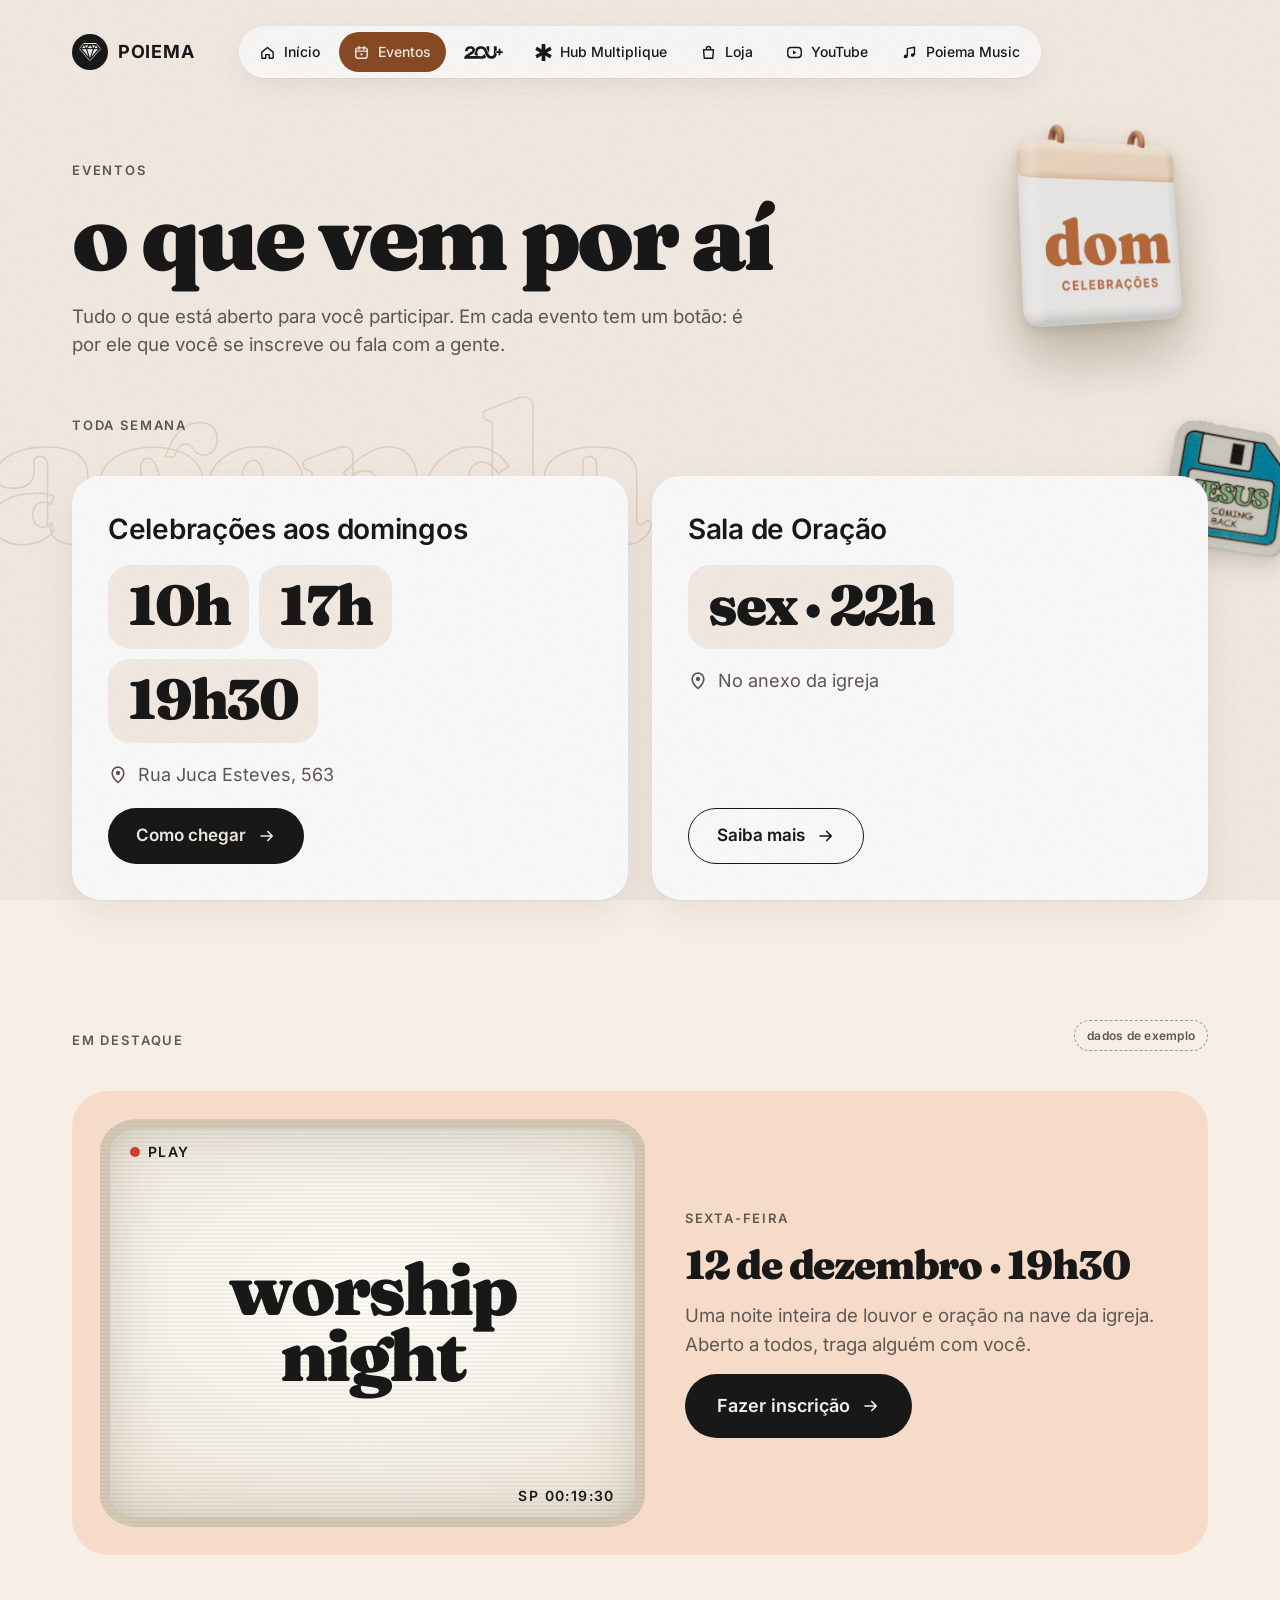
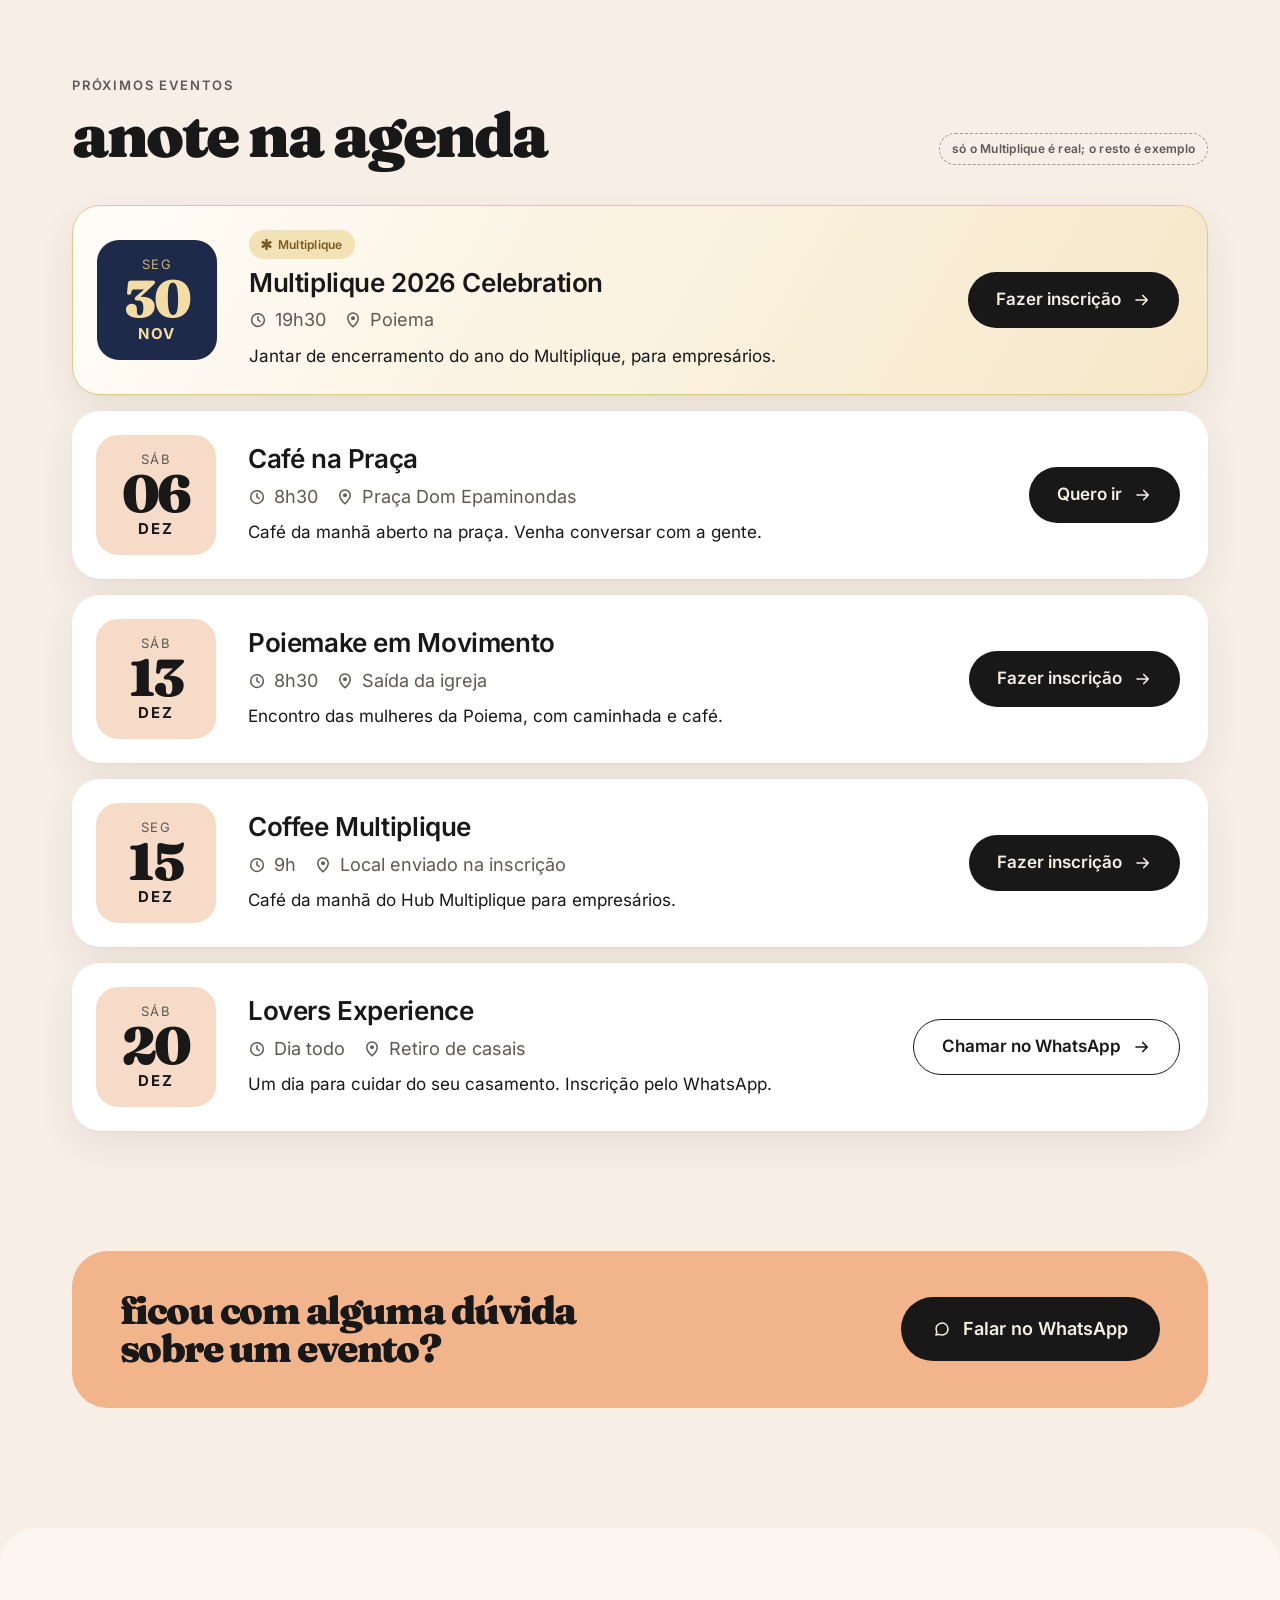
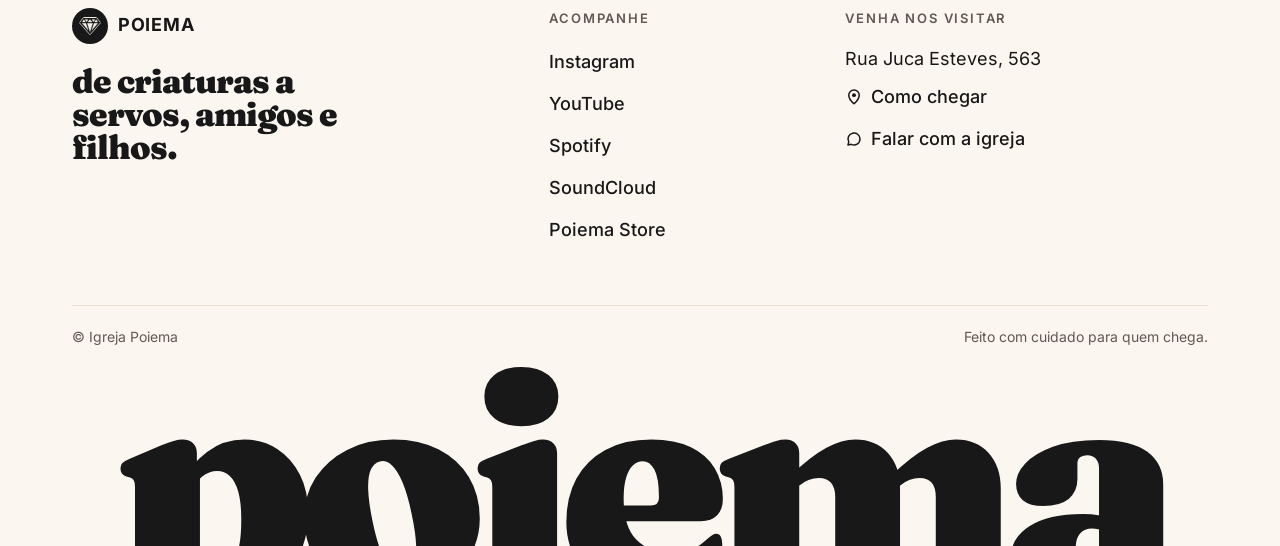
<file: poiema/eventos.html>
<!DOCTYPE html>
<html lang="pt-BR">
<head>
<meta charset="utf-8">
<meta name="viewport" content="width=device-width, initial-scale=1">
<title>Eventos · Poiema</title>
<meta name="description" content="Cultos, encontros e inscrições abertas na Poiema.">
<link rel="preload" href="assets/fonts/fraunces-latin-900-normal.woff2" as="font" type="font/woff2" crossorigin>
<link rel="stylesheet" href="css/site.css">
</head>
<body class="pg-eventos ">
<svg width="0" height="0" style="position:absolute" aria-hidden="true">
<symbol id="i-seta" viewBox="0 0 24 24"><path d="M4 12h15M13 6l6 6-6 6" fill="none" stroke="currentColor" stroke-width="2.2" stroke-linecap="round" stroke-linejoin="round"/></symbol>
<symbol id="i-diag" viewBox="0 0 24 24"><path d="M7 17 17 7M9 7h8v8" fill="none" stroke="currentColor" stroke-width="2.2" stroke-linecap="round" stroke-linejoin="round"/></symbol>
<symbol id="i-play" viewBox="0 0 24 24"><path d="M7 4.5v15l13-7.5z" fill="currentColor"/></symbol>
<symbol id="i-pino" viewBox="0 0 24 24"><path d="M12 21s7-6.2 7-11.5A7 7 0 0 0 5 9.5C5 14.8 12 21 12 21z" fill="none" stroke="currentColor" stroke-width="2"/><circle cx="12" cy="9.5" r="2.6" fill="currentColor"/></symbol>
<symbol id="i-cadeado" viewBox="0 0 24 24"><rect x="4.5" y="10.5" width="15" height="10" rx="3" fill="none" stroke="currentColor" stroke-width="2"/><path d="M8 10.5V8a4 4 0 0 1 8 0v2.5" fill="none" stroke="currentColor" stroke-width="2"/></symbol>
<symbol id="i-conversa" viewBox="0 0 24 24"><path d="M20 12a8 8 0 0 1-11.6 7.1L4 20l1-4.1A8 8 0 1 1 20 12z" fill="none" stroke="currentColor" stroke-width="2" stroke-linejoin="round"/></symbol>
<symbol id="i-menu" viewBox="0 0 24 24"><path d="M4 7h16M4 12h16M4 17h16" stroke="currentColor" stroke-width="2.2" stroke-linecap="round"/></symbol>
<symbol id="i-check" viewBox="0 0 24 24"><path d="m5 12.5 4.5 4.5L19 7.5" fill="none" stroke="currentColor" stroke-width="2.4" stroke-linecap="round" stroke-linejoin="round"/></symbol>
<symbol id="i-relogio" viewBox="0 0 24 24"><circle cx="12" cy="12" r="8.5" fill="none" stroke="currentColor" stroke-width="2"/><path d="M12 7.5V12l3 2" fill="none" stroke="currentColor" stroke-width="2" stroke-linecap="round"/></symbol>
<symbol id="i-alvo" viewBox="0 0 24 24"><circle cx="12" cy="12" r="7" fill="none" stroke="currentColor" stroke-width="2"/><circle cx="12" cy="12" r="2.5" fill="currentColor"/><path d="M12 2v3M12 19v3M2 12h3M19 12h3" stroke="currentColor" stroke-width="2" stroke-linecap="round"/></symbol>
<symbol id="i-sacola" viewBox="0 0 24 24"><path d="M5 8h14l-1 12H6z" fill="none" stroke="currentColor" stroke-width="2" stroke-linejoin="round"/><path d="M9 8V6.5a3 3 0 0 1 6 0V8" fill="none" stroke="currentColor" stroke-width="2"/></symbol>
<symbol id="i-escudo" viewBox="0 0 24 24"><path d="M12 3 5 6v5.5c0 4.4 3 8 7 9.5 4-1.5 7-5.1 7-9.5V6z" fill="none" stroke="currentColor" stroke-width="2" stroke-linejoin="round"/><path d="m9 12 2.2 2.2L15.5 10" fill="none" stroke="currentColor" stroke-width="2" stroke-linecap="round" stroke-linejoin="round"/></symbol>
<symbol id="i-caminhao" viewBox="0 0 24 24"><path d="M3 6h11v10H3zM14 10h4l3 3v3h-7" fill="none" stroke="currentColor" stroke-width="2" stroke-linejoin="round"/><circle cx="7" cy="17.5" r="1.8" fill="currentColor"/><circle cx="17" cy="17.5" r="1.8" fill="currentColor"/></symbol>
<symbol id="i-fone" viewBox="0 0 24 24"><path d="M4 14v-2a8 8 0 0 1 16 0v2" fill="none" stroke="currentColor" stroke-width="2"/><rect x="3" y="13" width="5" height="7" rx="2" fill="currentColor"/><rect x="16" y="13" width="5" height="7" rx="2" fill="currentColor"/></symbol>
<symbol id="i-pausa" viewBox="0 0 24 24"><rect x="6" y="5" width="4.2" height="14" rx="1.2" fill="currentColor"/><rect x="13.8" y="5" width="4.2" height="14" rx="1.2" fill="currentColor"/></symbol>
<symbol id="i-anterior" viewBox="0 0 24 24"><path d="M18 5v14L8 12z" fill="currentColor"/><rect x="5" y="5" width="2.6" height="14" rx="1" fill="currentColor"/></symbol>
<symbol id="i-fechar" viewBox="0 0 24 24"><path d="M6 6l12 12M18 6 6 18" stroke="currentColor" stroke-width="2.2" stroke-linecap="round"/></symbol>
<symbol id="i-casa" viewBox="0 0 24 24"><path d="M4 11.5 12 5l8 6.5V19a1 1 0 0 1-1 1h-4.5v-5h-5v5H5a1 1 0 0 1-1-1z" fill="none" stroke="currentColor" stroke-width="2" stroke-linejoin="round"/></symbol>
<symbol id="i-calendario" viewBox="0 0 24 24"><rect x="4" y="5.5" width="16" height="14.5" rx="3" fill="none" stroke="currentColor" stroke-width="2"/><path d="M4 10h16M8.5 3.5v4M15.5 3.5v4" stroke="currentColor" stroke-width="2" stroke-linecap="round"/><circle cx="12" cy="14.8" r="1.6" fill="currentColor"/></symbol>
<symbol id="i-video" viewBox="0 0 24 24"><rect x="2.5" y="5" width="19" height="14" rx="4.5" fill="none" stroke="currentColor" stroke-width="2"/><path d="M10 9.2v5.6l4.8-2.8z" fill="currentColor"/></symbol>
<symbol id="i-nota" viewBox="0 0 24 24"><path d="M9 17.5V6.5l10-2v11" fill="none" stroke="currentColor" stroke-width="2" stroke-linejoin="round"/><circle cx="6.5" cy="17.5" r="2.6" fill="currentColor"/><circle cx="16.5" cy="15.5" r="2.6" fill="currentColor"/></symbol>
<symbol id="i-porta" viewBox="0 0 24 24"><path d="M6 20V4.5h12V20M3.5 20h17" fill="none" stroke="currentColor" stroke-width="2" stroke-linecap="round" stroke-linejoin="round"/><circle cx="14.5" cy="12.5" r="1.3" fill="currentColor"/></symbol>
<symbol id="i-mesa" viewBox="0 0 24 24"><path d="M2.5 11h19M5 11l-1 8M19 11l1 8M8 8.5a4 2 0 0 1 8 0" fill="none" stroke="currentColor" stroke-width="2" stroke-linecap="round" stroke-linejoin="round"/></symbol>
<symbol id="i-livro" viewBox="0 0 24 24"><path d="M12 6.5C10 5 7 4.5 4 5v13c3-.5 6 0 8 1.5 2-1.5 5-2 8-1.5V5c-3-.5-6 0-8 1.5zM12 6.5V19" fill="none" stroke="currentColor" stroke-width="2" stroke-linejoin="round"/></symbol>
<symbol id="i-coracao" viewBox="0 0 24 24"><path d="M12 20s-7-4.4-7-10a4 4 0 0 1 7-2.6A4 4 0 0 1 19 10c0 5.6-7 10-7 10z" fill="none" stroke="currentColor" stroke-width="2" stroke-linejoin="round"/></symbol>
<symbol id="i-asterisco" viewBox="0 0 100 100"><g fill="currentColor"><rect x="39" y="0" width="22" height="100" rx="3"/><rect x="39" y="0" width="22" height="100" rx="3" transform="rotate(60 50 50)"/><rect x="39" y="0" width="22" height="100" rx="3" transform="rotate(120 50 50)"/></g></symbol>
</svg>
<a class="sr-only" href="#conteudo">Pular para o conteúdo</a>
<header class="header" data-spec="Header · fixo · 104 (desk) / 72 (mobile)">
  <div class="container">
    <a class="logo logo-vivo" href="index.html" aria-label="Poiema, página inicial"><span class="selo-wrap"><img class="selo-diamante" src="assets/logo/poiema-selo-preto.svg" alt=""></span><span class="logo-nome">POIEMA</span><span class="bolha" aria-hidden="true">você está feliz?</span></a>
    <nav class="nav" aria-label="Principal"><a href="index.html" title="Início"><svg class="icone-aba" aria-hidden="true"><use href="#i-casa"/></svg><span class="rotulo">Início</span></a><a href="eventos.html" aria-current="page" title="Eventos"><svg class="icone-aba" aria-hidden="true"><use href="#i-calendario"/></svg><span class="rotulo">Eventos</span></a><a href="2oumais.html" title="2ou+"><img class="logo-2ou" src="assets/logo/logo-2oumais-preto.svg" alt="2ou+"></a><a href="hub-multiplique.html" title="Hub Multiplique"><svg class="icone-aba asterisco" aria-hidden="true"><use href="#i-asterisco"/></svg><span class="rotulo">Hub Multiplique</span></a><a href="loja.html" title="Loja"><svg class="icone-aba" aria-hidden="true"><use href="#i-sacola"/></svg><span class="rotulo">Loja</span></a><a href="youtube.html" title="YouTube"><svg class="icone-aba" aria-hidden="true"><use href="#i-video"/></svg><span class="rotulo">YouTube</span></a><a href="music.html" title="Poiema Music"><svg class="icone-aba" aria-hidden="true"><use href="#i-nota"/></svg><span class="rotulo">Poiema Music</span></a></nav>
    <span></span>
  </div>
</header>
<button class="menu-flutuante" aria-expanded="false" aria-controls="menu-folha" data-spec="Menu flutuante · 56 · zona do polegar"><svg class="icone" aria-hidden="true"><use href="#i-menu"/></svg>Menu</button>
<div class="menu-folha" id="menu-folha" aria-hidden="true">
  <div class="veu" data-fechar></div>
  <div class="folha" role="dialog" aria-modal="true" aria-label="Menu">
    <div class="alca"></div>
    <nav aria-label="Principal (mobile)"><a href="index.html" title="Início"><svg class="icone-aba" aria-hidden="true"><use href="#i-casa"/></svg><span class="rotulo">Início</span></a><a href="eventos.html" aria-current="page" title="Eventos"><svg class="icone-aba" aria-hidden="true"><use href="#i-calendario"/></svg><span class="rotulo">Eventos</span></a><a href="2oumais.html" title="2ou+"><img class="logo-2ou-folha" src="assets/logo/logo-2oumais-preto.svg" alt="2ou+"></a><a href="hub-multiplique.html" title="Hub Multiplique"><svg class="icone-aba asterisco" aria-hidden="true"><use href="#i-asterisco"/></svg><span class="rotulo">Hub Multiplique</span></a><a href="loja.html" title="Loja"><svg class="icone-aba" aria-hidden="true"><use href="#i-sacola"/></svg><span class="rotulo">Loja</span></a><a href="youtube.html" title="YouTube"><svg class="icone-aba" aria-hidden="true"><use href="#i-video"/></svg><span class="rotulo">YouTube</span></a><a href="music.html" title="Poiema Music"><svg class="icone-aba" aria-hidden="true"><use href="#i-nota"/></svg><span class="rotulo">Poiema Music</span></a></nav>
    <button class="botao botao--contorno fechar" data-fechar>Fechar</button>
  </div>
</div>
<main id="conteudo">
<section class="intro container com-mascote" data-spec="Abertura"><span class="mascote " data-mascote="eventos" data-movimento="pendulo" aria-hidden="true"><img src="assets/mascotes/calendario.webp" alt="" draggable="false"></span>
  <p class="sobretitulo">Eventos</p>
  <h1 class="display t-1">o que vem por aí</h1>
  <p class="lead">Tudo o que está aberto para você participar. Em cada evento tem um botão: é por ele que você se inscreve ou fala com a gente.</p>
</section>

<section class="container com-deco" data-spec="Toda semana · 2 cards fixos"><span class="palavra-fundo pf-eventos" aria-hidden="true" data-vel="-0.08">agenda</span><img class="deco d-4" src="assets/adesivos/adesivo-jesus-is-coming-back.webp" alt="" aria-hidden="true" data-vel="0.15" style="rotate:9deg" loading="lazy">
  <div class="cabecalho-secao"><div><p class="sobretitulo">Toda semana</p></div></div>
  <div class="ev-semana">
    <article class="ev-fixo card">
      <h2 class="titulo-card" style="font-size:28px">Celebrações aos domingos</h2>
      <div class="horarios"><span class="hora">10h</span><span class="hora">17h</span><span class="hora">19h30</span></div>
      <p class="onde"><svg class="icone" aria-hidden="true"><use href="#i-pino"/></svg>Rua Juca Esteves, 563</p>
      <div class="acoes"><a class="botao botao--primario" href="https://www.google.com/maps/search/?api=1&query=Rua+Juca+Esteves+563">Como chegar<svg class="icone" aria-hidden="true"><use href="#i-seta"/></svg></a></div>
    </article>
    <article class="ev-fixo card">
      <h2 class="titulo-card" style="font-size:28px">Sala de Oração</h2>
      <div class="horarios"><span class="hora">sex · 22h</span></div>
      <p class="onde"><svg class="icone" aria-hidden="true"><use href="#i-pino"/></svg>No anexo da igreja</p>
      <div class="acoes"><a class="botao botao--contorno" href="#">Saiba mais<svg class="icone" aria-hidden="true"><use href="#i-seta"/></svg></a></div>
    </article>
  </div>
</section>

<section class="secao container" data-spec="Destaque do mês · TV/VHS (post 'Outubro na Poiema')">
  <div class="cabecalho-secao"><div><p class="sobretitulo">Em destaque</p></div><span class="etiqueta etiqueta--exemplo">dados de exemplo</span></div>
  <article class="tv">
    <div class="tv-tela"><span class="rec"><i></i>PLAY</span><h2 class="display">worship night</h2><span class="tempo">SP 00:19:30</span></div>
    <div class="tv-info">
      <p class="sobretitulo">Sexta-feira</p>
      <p class="data-grande">12 de dezembro · 19h30</p>
      <p class="lead">Uma noite inteira de louvor e oração na nave da igreja. Aberto a todos, traga alguém com você.</p>
      <div class="linha" style="gap:12px;flex-wrap:wrap"><a class="botao botao--primario botao--g" href="#">Fazer inscrição<svg class="icone" aria-hidden="true"><use href="#i-seta"/></svg></a></div>
    </div>
  </article>
</section>

<section class="container" data-spec="Próximos eventos · lista simples, 1 botão por evento">
  <div class="cabecalho-secao"><div><p class="sobretitulo">Próximos eventos</p><h2 class="display t-2">anote na agenda</h2></div><span class="etiqueta etiqueta--exemplo">só o Multiplique é real; o resto é exemplo</span></div>
  <div class="lista-ev">
    <article class="ev ev--celebracao">
  <div class="ev-data" aria-label="30 de novembro"><span class="sem">seg</span><span class="dia">30</span><span class="mes">NOV</span></div>
  <div class="ev-txt"><span class="etiqueta etiqueta--ouro"><svg class="asterisco" aria-hidden="true"><use href="#i-asterisco"/></svg>Multiplique</span><h3>Multiplique 2026 Celebration</h3><div class="quando"><span><svg class="icone" aria-hidden="true"><use href="#i-relogio"/></svg>19h30</span><span><svg class="icone" aria-hidden="true"><use href="#i-pino"/></svg>Poiema</span></div><p>Jantar de encerramento do ano do Multiplique, para empresários.</p></div>
  <a class="botao botao--primario" href="https://multiplique.poiema.com.br">Fazer inscrição<svg class="icone" aria-hidden="true"><use href="#i-seta"/></svg></a>
</article>
    <article class="ev">
  <div class="ev-data" aria-label="06 de DEZ"><span class="sem">sáb</span><span class="dia">06</span><span class="mes">DEZ</span></div>
  <div class="ev-txt"><h3>Café na Praça</h3><div class="quando"><span><svg class="icone" aria-hidden="true"><use href="#i-relogio"/></svg>8h30</span><span><svg class="icone" aria-hidden="true"><use href="#i-pino"/></svg>Praça Dom Epaminondas</span></div><p>Café da manhã aberto na praça. Venha conversar com a gente.</p></div>
  <a class="botao botao--primario" href="#">Quero ir<svg class="icone" aria-hidden="true"><use href="#i-seta"/></svg></a>
</article>
    <article class="ev">
  <div class="ev-data" aria-label="13 de DEZ"><span class="sem">sáb</span><span class="dia">13</span><span class="mes">DEZ</span></div>
  <div class="ev-txt"><h3>Poiemake em Movimento</h3><div class="quando"><span><svg class="icone" aria-hidden="true"><use href="#i-relogio"/></svg>8h30</span><span><svg class="icone" aria-hidden="true"><use href="#i-pino"/></svg>Saída da igreja</span></div><p>Encontro das mulheres da Poiema, com caminhada e café.</p></div>
  <a class="botao botao--primario" href="#">Fazer inscrição<svg class="icone" aria-hidden="true"><use href="#i-seta"/></svg></a>
</article>
    <article class="ev">
  <div class="ev-data" aria-label="15 de DEZ"><span class="sem">seg</span><span class="dia">15</span><span class="mes">DEZ</span></div>
  <div class="ev-txt"><h3>Coffee Multiplique</h3><div class="quando"><span><svg class="icone" aria-hidden="true"><use href="#i-relogio"/></svg>9h</span><span><svg class="icone" aria-hidden="true"><use href="#i-pino"/></svg>Local enviado na inscrição</span></div><p>Café da manhã do Hub Multiplique para empresários.</p></div>
  <a class="botao botao--primario" href="hub-multiplique.html">Fazer inscrição<svg class="icone" aria-hidden="true"><use href="#i-seta"/></svg></a>
</article>
    <article class="ev">
  <div class="ev-data" aria-label="20 de DEZ"><span class="sem">sáb</span><span class="dia">20</span><span class="mes">DEZ</span></div>
  <div class="ev-txt"><h3>Lovers Experience</h3><div class="quando"><span><svg class="icone" aria-hidden="true"><use href="#i-relogio"/></svg>Dia todo</span><span><svg class="icone" aria-hidden="true"><use href="#i-pino"/></svg>Retiro de casais</span></div><p>Um dia para cuidar do seu casamento. Inscrição pelo WhatsApp.</p></div>
  <a class="botao botao--contorno" href="https://wa.me/5512982668844">Chamar no WhatsApp<svg class="icone" aria-hidden="true"><use href="#i-seta"/></svg></a>
</article>
  </div>
</section>

<section class="secao container" data-spec="Ajuda · WhatsApp">
  <div class="ajuda">
    <h2 class="display t-3">ficou com alguma dúvida sobre um evento?</h2>
    <a class="botao botao--primario botao--g" href="#whatsapp-igreja"><svg class="icone" aria-hidden="true"><use href="#i-conversa"/></svg>Falar no WhatsApp</a>
  </div>
</section>
</main>
<footer class="rodape" data-spec="Rodapé">
  <div class="container">
    <div class="colunas">
      <div class="pilha" style="gap:20px">
        <a class="logo" href="index.html"><img class="selo-diamante" src="assets/logo/poiema-selo-preto.svg" alt="">POIEMA</a>
        <p class="frase">De criaturas a servos, amigos e filhos.</p>
      </div>
      <div>
        <h3>Acompanhe</h3>
        <ul>
          <li><a href="https://www.instagram.com/poiemataubate/">Instagram</a></li>
          <li><a href="https://www.youtube.com/@poiemataubate">YouTube</a></li>
          <li><a href="https://open.spotify.com/artist/3J1DPzxFle820jJFvkSrvf">Spotify</a></li>
          <li><a href="https://soundcloud.com/poiema-music">SoundCloud</a></li>
          <li><a href="https://poiemastore.com.br">Poiema Store</a></li>
        </ul>
      </div>
      <div>
        <h3>Venha nos visitar</h3>
        <ul>
          <li><span>Rua Juca Esteves, 563</span></li>
          <li><a href="https://www.google.com/maps/search/?api=1&query=Rua+Juca+Esteves+563"><svg class="icone" aria-hidden="true"><use href="#i-pino"/></svg>Como chegar</a></li>
          <li><a href="#whatsapp-igreja"><svg class="icone" aria-hidden="true"><use href="#i-conversa"/></svg>Falar com a igreja</a></li>
        </ul>
      </div>
    </div>
    <div class="base"><span>© Igreja Poiema</span><span>Feito com cuidado para quem chega.</span></div>
  </div>
  <div class="marca-gigante" aria-hidden="true">poiema</div>
</footer>
<script src="js/site.js"></script>
</body>
</html>
</file>
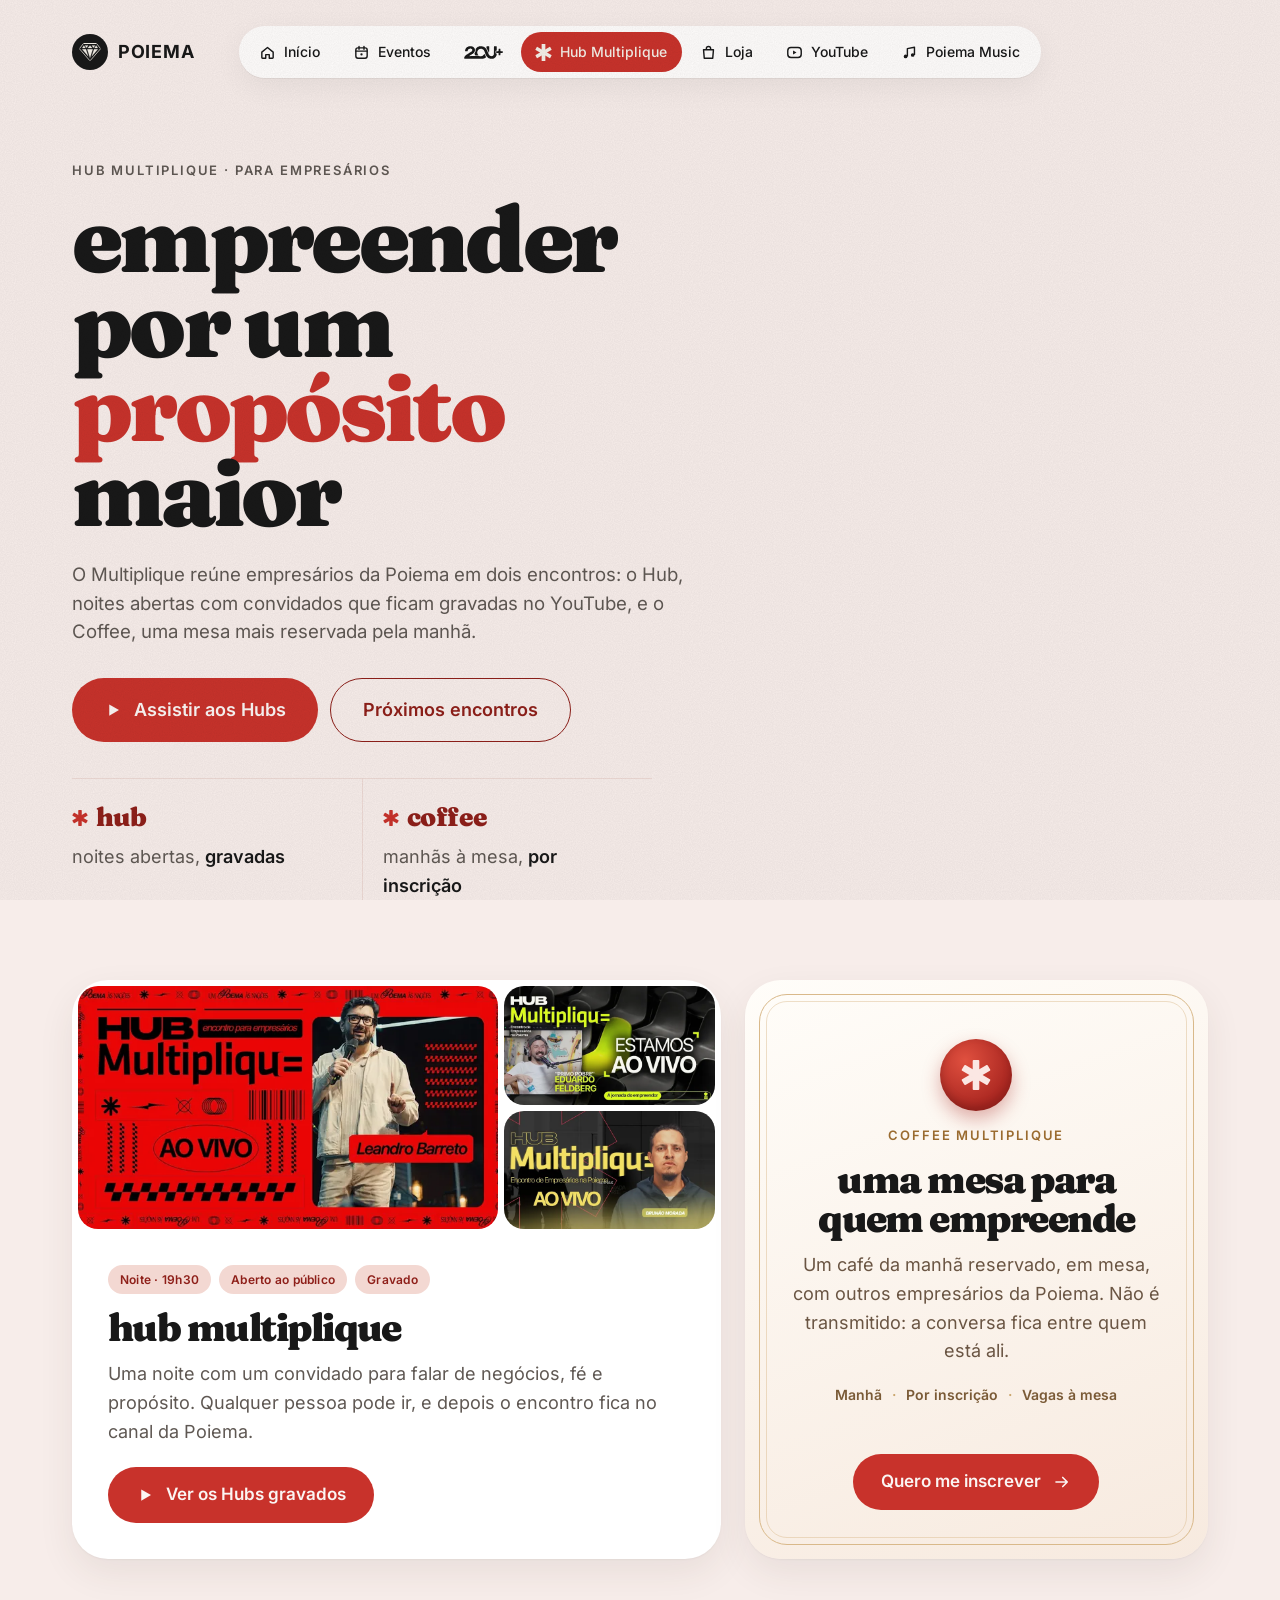
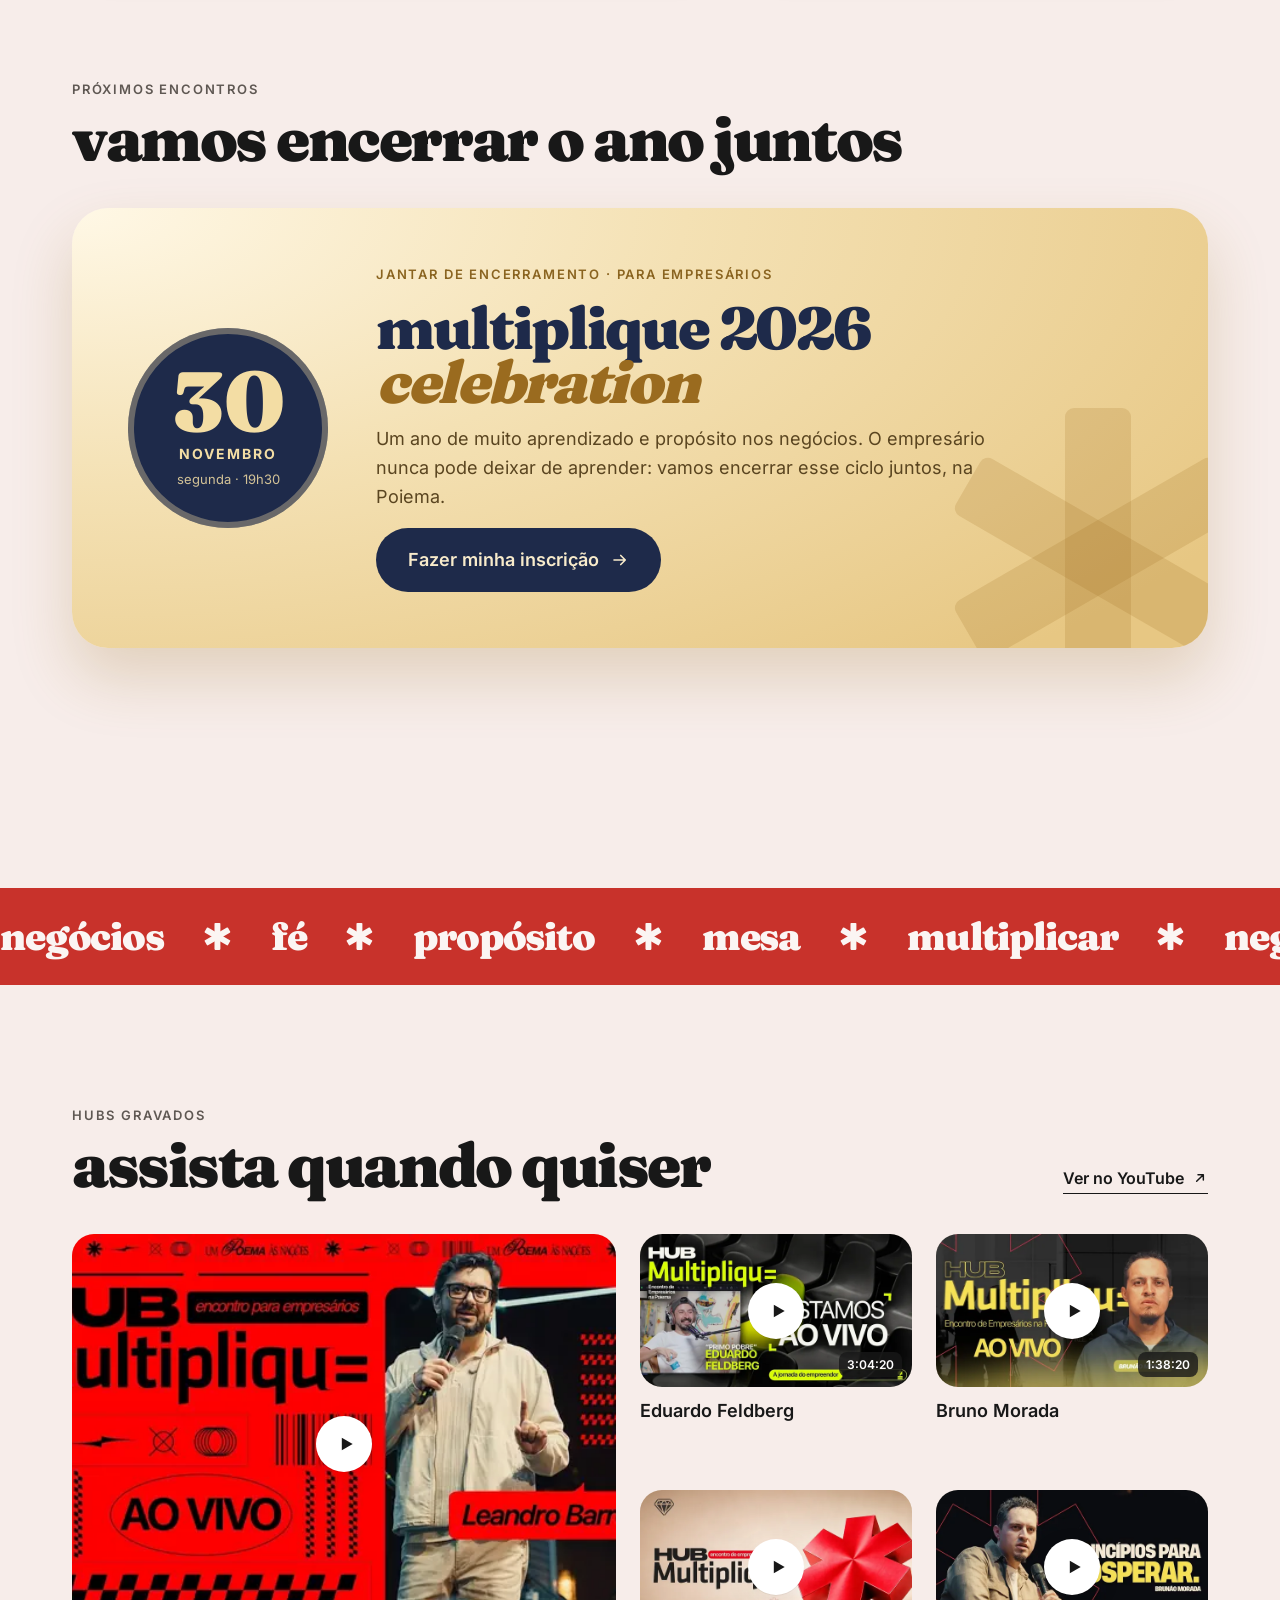
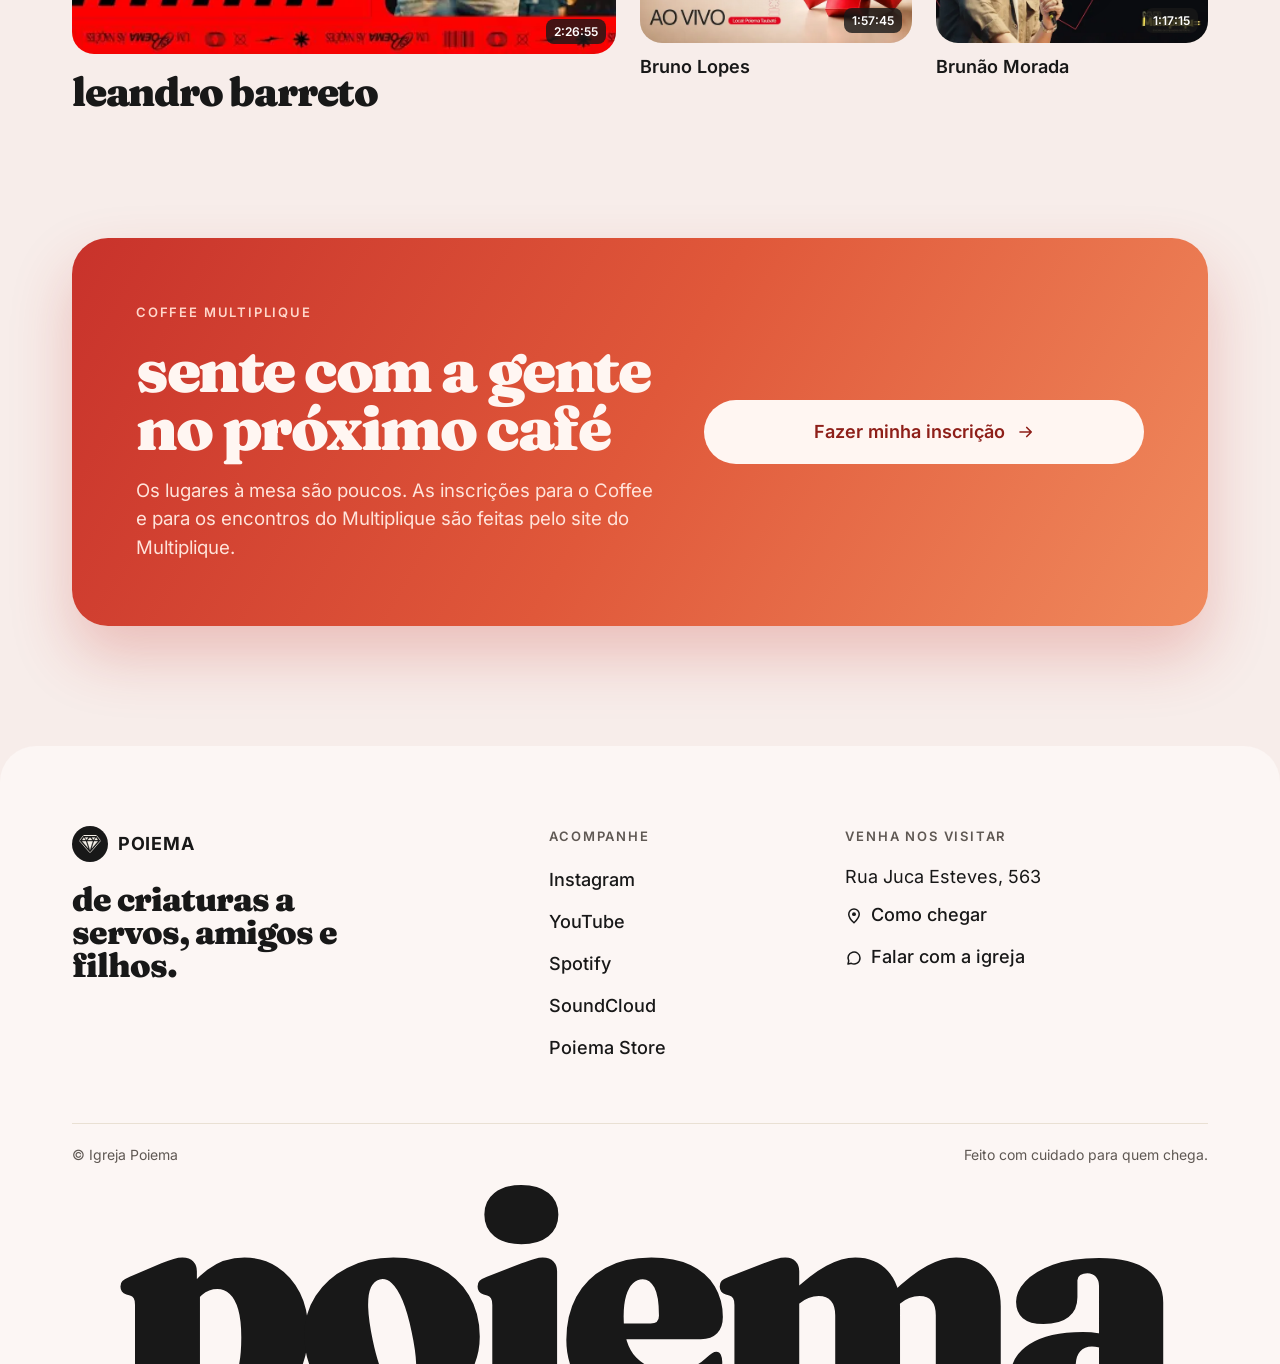
<file: poiema/hub-multiplique.html>
<!DOCTYPE html>
<html lang="pt-BR">
<head>
<meta charset="utf-8">
<meta name="viewport" content="width=device-width, initial-scale=1">
<title>Hub Multiplique · Poiema</title>
<meta name="description" content="Empreender por um propósito maior.">
<link rel="preload" href="assets/fonts/fraunces-latin-900-normal.woff2" as="font" type="font/woff2" crossorigin>
<link rel="stylesheet" href="css/site.css">
</head>
<body class="pg-hub ">
<svg width="0" height="0" style="position:absolute" aria-hidden="true">
<symbol id="i-seta" viewBox="0 0 24 24"><path d="M4 12h15M13 6l6 6-6 6" fill="none" stroke="currentColor" stroke-width="2.2" stroke-linecap="round" stroke-linejoin="round"/></symbol>
<symbol id="i-diag" viewBox="0 0 24 24"><path d="M7 17 17 7M9 7h8v8" fill="none" stroke="currentColor" stroke-width="2.2" stroke-linecap="round" stroke-linejoin="round"/></symbol>
<symbol id="i-play" viewBox="0 0 24 24"><path d="M7 4.5v15l13-7.5z" fill="currentColor"/></symbol>
<symbol id="i-pino" viewBox="0 0 24 24"><path d="M12 21s7-6.2 7-11.5A7 7 0 0 0 5 9.5C5 14.8 12 21 12 21z" fill="none" stroke="currentColor" stroke-width="2"/><circle cx="12" cy="9.5" r="2.6" fill="currentColor"/></symbol>
<symbol id="i-cadeado" viewBox="0 0 24 24"><rect x="4.5" y="10.5" width="15" height="10" rx="3" fill="none" stroke="currentColor" stroke-width="2"/><path d="M8 10.5V8a4 4 0 0 1 8 0v2.5" fill="none" stroke="currentColor" stroke-width="2"/></symbol>
<symbol id="i-conversa" viewBox="0 0 24 24"><path d="M20 12a8 8 0 0 1-11.6 7.1L4 20l1-4.1A8 8 0 1 1 20 12z" fill="none" stroke="currentColor" stroke-width="2" stroke-linejoin="round"/></symbol>
<symbol id="i-menu" viewBox="0 0 24 24"><path d="M4 7h16M4 12h16M4 17h16" stroke="currentColor" stroke-width="2.2" stroke-linecap="round"/></symbol>
<symbol id="i-check" viewBox="0 0 24 24"><path d="m5 12.5 4.5 4.5L19 7.5" fill="none" stroke="currentColor" stroke-width="2.4" stroke-linecap="round" stroke-linejoin="round"/></symbol>
<symbol id="i-relogio" viewBox="0 0 24 24"><circle cx="12" cy="12" r="8.5" fill="none" stroke="currentColor" stroke-width="2"/><path d="M12 7.5V12l3 2" fill="none" stroke="currentColor" stroke-width="2" stroke-linecap="round"/></symbol>
<symbol id="i-alvo" viewBox="0 0 24 24"><circle cx="12" cy="12" r="7" fill="none" stroke="currentColor" stroke-width="2"/><circle cx="12" cy="12" r="2.5" fill="currentColor"/><path d="M12 2v3M12 19v3M2 12h3M19 12h3" stroke="currentColor" stroke-width="2" stroke-linecap="round"/></symbol>
<symbol id="i-sacola" viewBox="0 0 24 24"><path d="M5 8h14l-1 12H6z" fill="none" stroke="currentColor" stroke-width="2" stroke-linejoin="round"/><path d="M9 8V6.5a3 3 0 0 1 6 0V8" fill="none" stroke="currentColor" stroke-width="2"/></symbol>
<symbol id="i-escudo" viewBox="0 0 24 24"><path d="M12 3 5 6v5.5c0 4.4 3 8 7 9.5 4-1.5 7-5.1 7-9.5V6z" fill="none" stroke="currentColor" stroke-width="2" stroke-linejoin="round"/><path d="m9 12 2.2 2.2L15.5 10" fill="none" stroke="currentColor" stroke-width="2" stroke-linecap="round" stroke-linejoin="round"/></symbol>
<symbol id="i-caminhao" viewBox="0 0 24 24"><path d="M3 6h11v10H3zM14 10h4l3 3v3h-7" fill="none" stroke="currentColor" stroke-width="2" stroke-linejoin="round"/><circle cx="7" cy="17.5" r="1.8" fill="currentColor"/><circle cx="17" cy="17.5" r="1.8" fill="currentColor"/></symbol>
<symbol id="i-fone" viewBox="0 0 24 24"><path d="M4 14v-2a8 8 0 0 1 16 0v2" fill="none" stroke="currentColor" stroke-width="2"/><rect x="3" y="13" width="5" height="7" rx="2" fill="currentColor"/><rect x="16" y="13" width="5" height="7" rx="2" fill="currentColor"/></symbol>
<symbol id="i-pausa" viewBox="0 0 24 24"><rect x="6" y="5" width="4.2" height="14" rx="1.2" fill="currentColor"/><rect x="13.8" y="5" width="4.2" height="14" rx="1.2" fill="currentColor"/></symbol>
<symbol id="i-anterior" viewBox="0 0 24 24"><path d="M18 5v14L8 12z" fill="currentColor"/><rect x="5" y="5" width="2.6" height="14" rx="1" fill="currentColor"/></symbol>
<symbol id="i-fechar" viewBox="0 0 24 24"><path d="M6 6l12 12M18 6 6 18" stroke="currentColor" stroke-width="2.2" stroke-linecap="round"/></symbol>
<symbol id="i-casa" viewBox="0 0 24 24"><path d="M4 11.5 12 5l8 6.5V19a1 1 0 0 1-1 1h-4.5v-5h-5v5H5a1 1 0 0 1-1-1z" fill="none" stroke="currentColor" stroke-width="2" stroke-linejoin="round"/></symbol>
<symbol id="i-calendario" viewBox="0 0 24 24"><rect x="4" y="5.5" width="16" height="14.5" rx="3" fill="none" stroke="currentColor" stroke-width="2"/><path d="M4 10h16M8.5 3.5v4M15.5 3.5v4" stroke="currentColor" stroke-width="2" stroke-linecap="round"/><circle cx="12" cy="14.8" r="1.6" fill="currentColor"/></symbol>
<symbol id="i-video" viewBox="0 0 24 24"><rect x="2.5" y="5" width="19" height="14" rx="4.5" fill="none" stroke="currentColor" stroke-width="2"/><path d="M10 9.2v5.6l4.8-2.8z" fill="currentColor"/></symbol>
<symbol id="i-nota" viewBox="0 0 24 24"><path d="M9 17.5V6.5l10-2v11" fill="none" stroke="currentColor" stroke-width="2" stroke-linejoin="round"/><circle cx="6.5" cy="17.5" r="2.6" fill="currentColor"/><circle cx="16.5" cy="15.5" r="2.6" fill="currentColor"/></symbol>
<symbol id="i-porta" viewBox="0 0 24 24"><path d="M6 20V4.5h12V20M3.5 20h17" fill="none" stroke="currentColor" stroke-width="2" stroke-linecap="round" stroke-linejoin="round"/><circle cx="14.5" cy="12.5" r="1.3" fill="currentColor"/></symbol>
<symbol id="i-mesa" viewBox="0 0 24 24"><path d="M2.5 11h19M5 11l-1 8M19 11l1 8M8 8.5a4 2 0 0 1 8 0" fill="none" stroke="currentColor" stroke-width="2" stroke-linecap="round" stroke-linejoin="round"/></symbol>
<symbol id="i-livro" viewBox="0 0 24 24"><path d="M12 6.5C10 5 7 4.5 4 5v13c3-.5 6 0 8 1.5 2-1.5 5-2 8-1.5V5c-3-.5-6 0-8 1.5zM12 6.5V19" fill="none" stroke="currentColor" stroke-width="2" stroke-linejoin="round"/></symbol>
<symbol id="i-coracao" viewBox="0 0 24 24"><path d="M12 20s-7-4.4-7-10a4 4 0 0 1 7-2.6A4 4 0 0 1 19 10c0 5.6-7 10-7 10z" fill="none" stroke="currentColor" stroke-width="2" stroke-linejoin="round"/></symbol>
<symbol id="i-asterisco" viewBox="0 0 100 100"><g fill="currentColor"><rect x="39" y="0" width="22" height="100" rx="3"/><rect x="39" y="0" width="22" height="100" rx="3" transform="rotate(60 50 50)"/><rect x="39" y="0" width="22" height="100" rx="3" transform="rotate(120 50 50)"/></g></symbol>
</svg>
<a class="sr-only" href="#conteudo">Pular para o conteúdo</a>
<header class="header" data-spec="Header · fixo · 104 (desk) / 72 (mobile)">
  <div class="container">
    <a class="logo logo-vivo" href="index.html" aria-label="Poiema, página inicial"><span class="selo-wrap"><img class="selo-diamante" src="assets/logo/poiema-selo-preto.svg" alt=""></span><span class="logo-nome">POIEMA</span><span class="bolha" aria-hidden="true">você está feliz?</span></a>
    <nav class="nav" aria-label="Principal"><a href="index.html" title="Início"><svg class="icone-aba" aria-hidden="true"><use href="#i-casa"/></svg><span class="rotulo">Início</span></a><a href="eventos.html" title="Eventos"><svg class="icone-aba" aria-hidden="true"><use href="#i-calendario"/></svg><span class="rotulo">Eventos</span></a><a href="2oumais.html" title="2ou+"><img class="logo-2ou" src="assets/logo/logo-2oumais-preto.svg" alt="2ou+"></a><a href="hub-multiplique.html" aria-current="page" title="Hub Multiplique"><svg class="icone-aba asterisco" aria-hidden="true"><use href="#i-asterisco"/></svg><span class="rotulo">Hub Multiplique</span></a><a href="loja.html" title="Loja"><svg class="icone-aba" aria-hidden="true"><use href="#i-sacola"/></svg><span class="rotulo">Loja</span></a><a href="youtube.html" title="YouTube"><svg class="icone-aba" aria-hidden="true"><use href="#i-video"/></svg><span class="rotulo">YouTube</span></a><a href="music.html" title="Poiema Music"><svg class="icone-aba" aria-hidden="true"><use href="#i-nota"/></svg><span class="rotulo">Poiema Music</span></a></nav>
    <span></span>
  </div>
</header>
<button class="menu-flutuante" aria-expanded="false" aria-controls="menu-folha" data-spec="Menu flutuante · 56 · zona do polegar"><svg class="icone" aria-hidden="true"><use href="#i-menu"/></svg>Menu</button>
<div class="menu-folha" id="menu-folha" aria-hidden="true">
  <div class="veu" data-fechar></div>
  <div class="folha" role="dialog" aria-modal="true" aria-label="Menu">
    <div class="alca"></div>
    <nav aria-label="Principal (mobile)"><a href="index.html" title="Início"><svg class="icone-aba" aria-hidden="true"><use href="#i-casa"/></svg><span class="rotulo">Início</span></a><a href="eventos.html" title="Eventos"><svg class="icone-aba" aria-hidden="true"><use href="#i-calendario"/></svg><span class="rotulo">Eventos</span></a><a href="2oumais.html" title="2ou+"><img class="logo-2ou-folha" src="assets/logo/logo-2oumais-preto.svg" alt="2ou+"></a><a href="hub-multiplique.html" aria-current="page" title="Hub Multiplique"><svg class="icone-aba asterisco" aria-hidden="true"><use href="#i-asterisco"/></svg><span class="rotulo">Hub Multiplique</span></a><a href="loja.html" title="Loja"><svg class="icone-aba" aria-hidden="true"><use href="#i-sacola"/></svg><span class="rotulo">Loja</span></a><a href="youtube.html" title="YouTube"><svg class="icone-aba" aria-hidden="true"><use href="#i-video"/></svg><span class="rotulo">YouTube</span></a><a href="music.html" title="Poiema Music"><svg class="icone-aba" aria-hidden="true"><use href="#i-nota"/></svg><span class="rotulo">Poiema Music</span></a></nav>
    <button class="botao botao--contorno fechar" data-fechar>Fechar</button>
  </div>
</div>
<main id="conteudo">
<section class="hub-topo com-deco" data-spec="Abertura · Hub Multiplique">
  <div class="container">
    <div class="texto">
      <p class="sobretitulo">Hub Multiplique · para empresários</p>
      <h1 class="display t-1">empreender por um <em>propósito</em> maior</h1>
      <p class="lead">O Multiplique reúne empresários da Poiema em dois encontros: o Hub, noites abertas com convidados que ficam gravadas no YouTube, e o Coffee, uma mesa mais reservada pela manhã.</p>
      <div class="linha" style="gap:12px;flex-wrap:wrap"><a class="botao botao--primario botao--g" href="#hubs"><svg class="icone" aria-hidden="true"><use href="#i-play"/></svg>Assistir aos Hubs</a><a class="botao botao--contorno botao--g" href="#proximos">Próximos encontros</a></div>
      <dl class="hub-resumo">
        <div><dt><svg class="asterisco" aria-hidden="true"><use href="#i-asterisco"/></svg>Hub</dt><dd>noites abertas, <b>gravadas</b></dd></div>
        <div><dt><svg class="asterisco" aria-hidden="true"><use href="#i-asterisco"/></svg>Coffee</dt><dd>manhãs à mesa, <b>por inscrição</b></dd></div>
      </dl>
    </div>
    <div class="hub-arte" data-3d-asterisco data-spec="Asterisco 3D · vidro com luz vermelha (WebGL)" data-spec-sub><span class="gira fallback"><svg class="asterisco" aria-hidden="true"><use href="#i-asterisco"/></svg></span></div>
  </div>
</section>

<section class="container" data-spec="Dois formatos · Hub (aberto) e Coffee (convite)">
  <div class="formatos-v4">
    <article class="hub-card" data-revelar>
      <div class="mosaico" aria-hidden="true"><img src="assets/yt/dWFLiMV0VZI.webp" alt=""><img src="assets/yt/c50zJa3btWY.webp" alt=""><img src="assets/yt/m6ekKnjL7WI.webp" alt=""></div>
      <div class="corpo">
        <div class="quando"><span class="etiqueta">Noite · 19h30</span><span class="etiqueta">Aberto ao público</span><span class="etiqueta">Gravado</span></div>
        <h2 class="display t-3">hub multiplique</h2>
        <p>Uma noite com um convidado para falar de negócios, fé e propósito. Qualquer pessoa pode ir, e depois o encontro fica no canal da Poiema.</p>
        <a class="botao botao--primario" href="#hubs"><svg class="icone" aria-hidden="true"><use href="#i-play"/></svg>Ver os Hubs gravados</a>
      </div>
    </article>
    <article class="convite-cafe" id="cafe" data-revelar>
      <div class="moldura">
        <span class="lacre" aria-hidden="true"><svg class="asterisco" aria-hidden="true"><use href="#i-asterisco"/></svg></span>
        <p class="sobretitulo">Coffee Multiplique</p>
        <h2 class="display t-3">uma mesa para quem empreende</h2>
        <p>Um café da manhã reservado, em mesa, com outros empresários da Poiema. Não é transmitido: a conversa fica entre quem está ali.</p>
        <ul class="detalhes-cafe"><li>Manhã</li><li>Por inscrição</li><li>Vagas à mesa</li></ul>
        <a class="botao botao--primario" href="https://multiplique.poiema.com.br">Quero me inscrever<svg class="icone" aria-hidden="true"><use href="#i-seta"/></svg></a>
      </div>
    </article>
  </div>
</section>

<section class="secao container" id="proximos" data-spec="Próximos encontros · Multiplique 2026 Celebration">
  <div class="cabecalho-secao"><div><p class="sobretitulo">Próximos encontros</p><h2 class="display t-2">vamos encerrar o ano juntos</h2></div></div>
  <article class="celebracao" data-revelar>
    <div class="celeb-data"><span class="dia">30</span><span class="mes">novembro</span><span class="sem">segunda · 19h30</span></div>
    <div class="celeb-txt">
      <p class="sobretitulo">Jantar de encerramento · para empresários</p>
      <h3 class="display">multiplique 2026 <em>celebration</em></h3>
      <p>Um ano de muito aprendizado e propósito nos negócios. O empresário nunca pode deixar de aprender: vamos encerrar esse ciclo juntos, na Poiema.</p>
      <a class="botao botao--primario botao--g" href="https://multiplique.poiema.com.br">Fazer minha inscrição<svg class="icone" aria-hidden="true"><use href="#i-seta"/></svg></a>
    </div>
    <span class="celeb-ast" aria-hidden="true"><svg class="asterisco" aria-hidden="true"><use href="#i-asterisco"/></svg></span>
  </article>
</section>

<div class="faixa-asteriscos" aria-hidden="true"><div class="trilho-txt"><span>negócios</span><svg class="asterisco" aria-hidden="true"><use href="#i-asterisco"/></svg><span>fé</span><svg class="asterisco" aria-hidden="true"><use href="#i-asterisco"/></svg><span>propósito</span><svg class="asterisco" aria-hidden="true"><use href="#i-asterisco"/></svg><span>mesa</span><svg class="asterisco" aria-hidden="true"><use href="#i-asterisco"/></svg><span>multiplicar</span><svg class="asterisco" aria-hidden="true"><use href="#i-asterisco"/></svg><span>negócios</span><svg class="asterisco" aria-hidden="true"><use href="#i-asterisco"/></svg><span>fé</span><svg class="asterisco" aria-hidden="true"><use href="#i-asterisco"/></svg><span>propósito</span><svg class="asterisco" aria-hidden="true"><use href="#i-asterisco"/></svg><span>mesa</span><svg class="asterisco" aria-hidden="true"><use href="#i-asterisco"/></svg><span>multiplicar</span><svg class="asterisco" aria-hidden="true"><use href="#i-asterisco"/></svg><span>negócios</span><svg class="asterisco" aria-hidden="true"><use href="#i-asterisco"/></svg><span>fé</span><svg class="asterisco" aria-hidden="true"><use href="#i-asterisco"/></svg><span>propósito</span><svg class="asterisco" aria-hidden="true"><use href="#i-asterisco"/></svg><span>mesa</span><svg class="asterisco" aria-hidden="true"><use href="#i-asterisco"/></svg><span>multiplicar</span><svg class="asterisco" aria-hidden="true"><use href="#i-asterisco"/></svg><span>negócios</span><svg class="asterisco" aria-hidden="true"><use href="#i-asterisco"/></svg><span>fé</span><svg class="asterisco" aria-hidden="true"><use href="#i-asterisco"/></svg><span>propósito</span><svg class="asterisco" aria-hidden="true"><use href="#i-asterisco"/></svg><span>mesa</span><svg class="asterisco" aria-hidden="true"><use href="#i-asterisco"/></svg><span>multiplicar</span><svg class="asterisco" aria-hidden="true"><use href="#i-asterisco"/></svg></div></div>

<section class="secao container" id="hubs" data-spec="Hubs gravados · 1 destaque + 4">
  <div class="cabecalho-secao"><div><p class="sobretitulo">Hubs gravados</p><h2 class="display t-2">assista quando quiser</h2></div><a class="link-seta" href="https://www.youtube.com/@poiemataubate">Ver no YouTube<svg class="icone" aria-hidden="true"><use href="#i-diag"/></svg></a></div>
  <div class="hub-videos"><a class="vcard vcard--grande" href="https://www.youtube.com/watch?v=dWFLiMV0VZI" data-revelar><div class="thumb"><img src="assets/yt/dWFLiMV0VZI.webp" alt="" loading="lazy"><span class="play"><svg class="icone" aria-hidden="true"><use href="#i-play"/></svg></span><span class="duracao">2:26:55</span></div><h3>Leandro Barreto</h3></a><a class="vcard " href="https://www.youtube.com/watch?v=c50zJa3btWY" data-revelar><div class="thumb"><img src="assets/yt/c50zJa3btWY.webp" alt="" loading="lazy"><span class="play"><svg class="icone" aria-hidden="true"><use href="#i-play"/></svg></span><span class="duracao">3:04:20</span></div><h3>Eduardo Feldberg</h3></a><a class="vcard " href="https://www.youtube.com/watch?v=m6ekKnjL7WI" data-revelar><div class="thumb"><img src="assets/yt/m6ekKnjL7WI.webp" alt="" loading="lazy"><span class="play"><svg class="icone" aria-hidden="true"><use href="#i-play"/></svg></span><span class="duracao">1:38:20</span></div><h3>Bruno Morada</h3></a><a class="vcard " href="https://www.youtube.com/watch?v=9RYDWbdil5M" data-revelar><div class="thumb"><img src="assets/yt/9RYDWbdil5M.webp" alt="" loading="lazy"><span class="play"><svg class="icone" aria-hidden="true"><use href="#i-play"/></svg></span><span class="duracao">1:57:45</span></div><h3>Bruno Lopes</h3></a><a class="vcard " href="https://www.youtube.com/watch?v=SaQK2D1OLtw" data-revelar><div class="thumb"><img src="assets/yt/SaQK2D1OLtw.webp" alt="" loading="lazy"><span class="play"><svg class="icone" aria-hidden="true"><use href="#i-play"/></svg></span><span class="duracao">1:17:15</span></div><h3>Brunão Morada</h3></a></div>
</section>

<section class="container" id="convite" data-spec="Convite · pedir convite para o Coffee">
  <div class="convite convite--v3" data-revelar>
    <div class="pilha" style="gap:18px"><p class="sobretitulo">Coffee Multiplique</p><h2 class="display t-2">sente com a gente no próximo café</h2><p class="lead">Os lugares à mesa são poucos. As inscrições para o Coffee e para os encontros do Multiplique são feitas pelo site do Multiplique.</p></div>
    <div class="acoes"><a class="botao botao--claro botao--g" href="https://multiplique.poiema.com.br">Fazer minha inscrição<svg class="icone" aria-hidden="true"><use href="#i-seta"/></svg></a></div>
  </div>
</section>
</main>
<footer class="rodape" data-spec="Rodapé">
  <div class="container">
    <div class="colunas">
      <div class="pilha" style="gap:20px">
        <a class="logo" href="index.html"><img class="selo-diamante" src="assets/logo/poiema-selo-preto.svg" alt="">POIEMA</a>
        <p class="frase">De criaturas a servos, amigos e filhos.</p>
      </div>
      <div>
        <h3>Acompanhe</h3>
        <ul>
          <li><a href="https://www.instagram.com/poiemataubate/">Instagram</a></li>
          <li><a href="https://www.youtube.com/@poiemataubate">YouTube</a></li>
          <li><a href="https://open.spotify.com/artist/3J1DPzxFle820jJFvkSrvf">Spotify</a></li>
          <li><a href="https://soundcloud.com/poiema-music">SoundCloud</a></li>
          <li><a href="https://poiemastore.com.br">Poiema Store</a></li>
        </ul>
      </div>
      <div>
        <h3>Venha nos visitar</h3>
        <ul>
          <li><span>Rua Juca Esteves, 563</span></li>
          <li><a href="https://www.google.com/maps/search/?api=1&query=Rua+Juca+Esteves+563"><svg class="icone" aria-hidden="true"><use href="#i-pino"/></svg>Como chegar</a></li>
          <li><a href="#whatsapp-igreja"><svg class="icone" aria-hidden="true"><use href="#i-conversa"/></svg>Falar com a igreja</a></li>
        </ul>
      </div>
    </div>
    <div class="base"><span>© Igreja Poiema</span><span>Feito com cuidado para quem chega.</span></div>
  </div>
  <div class="marca-gigante" aria-hidden="true">poiema</div>
</footer>
<script src="js/site.js"></script><script type="module" src="js/hub3d.js"></script>
</body>
</html>
</file>
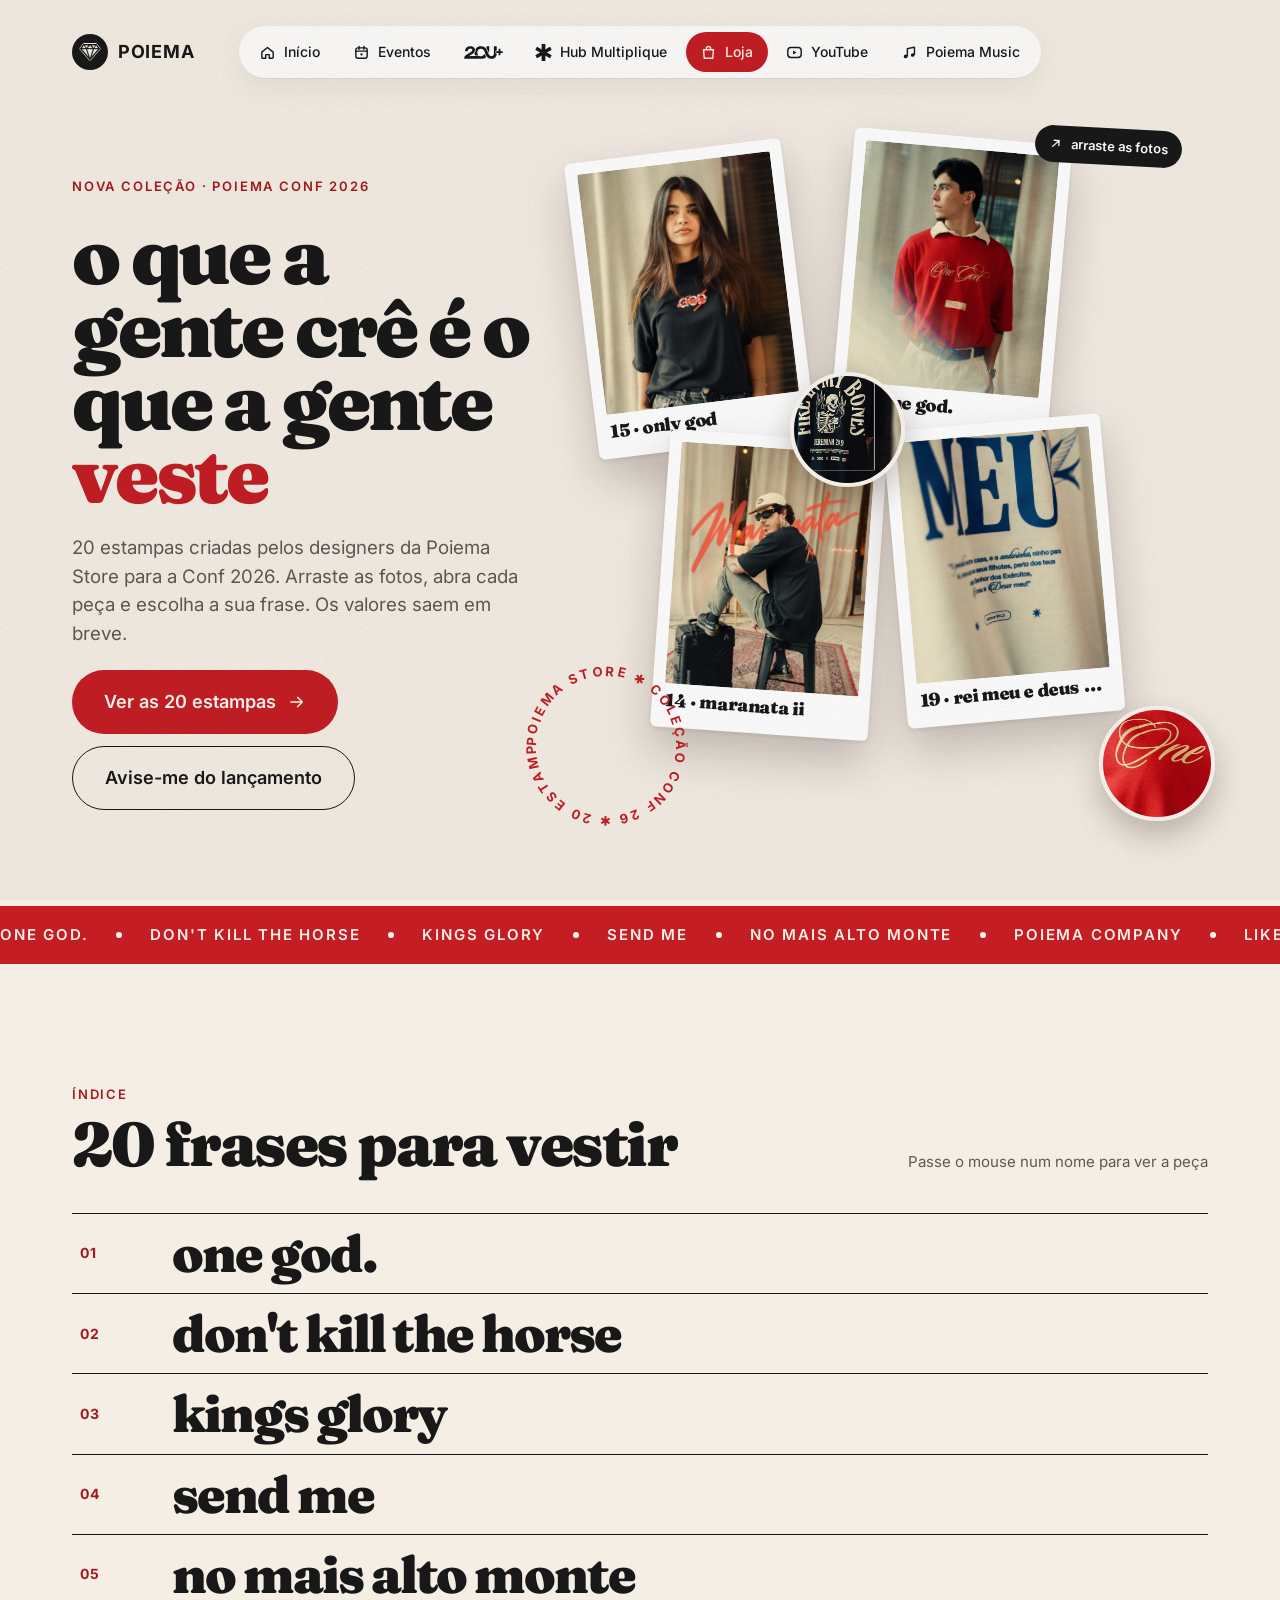
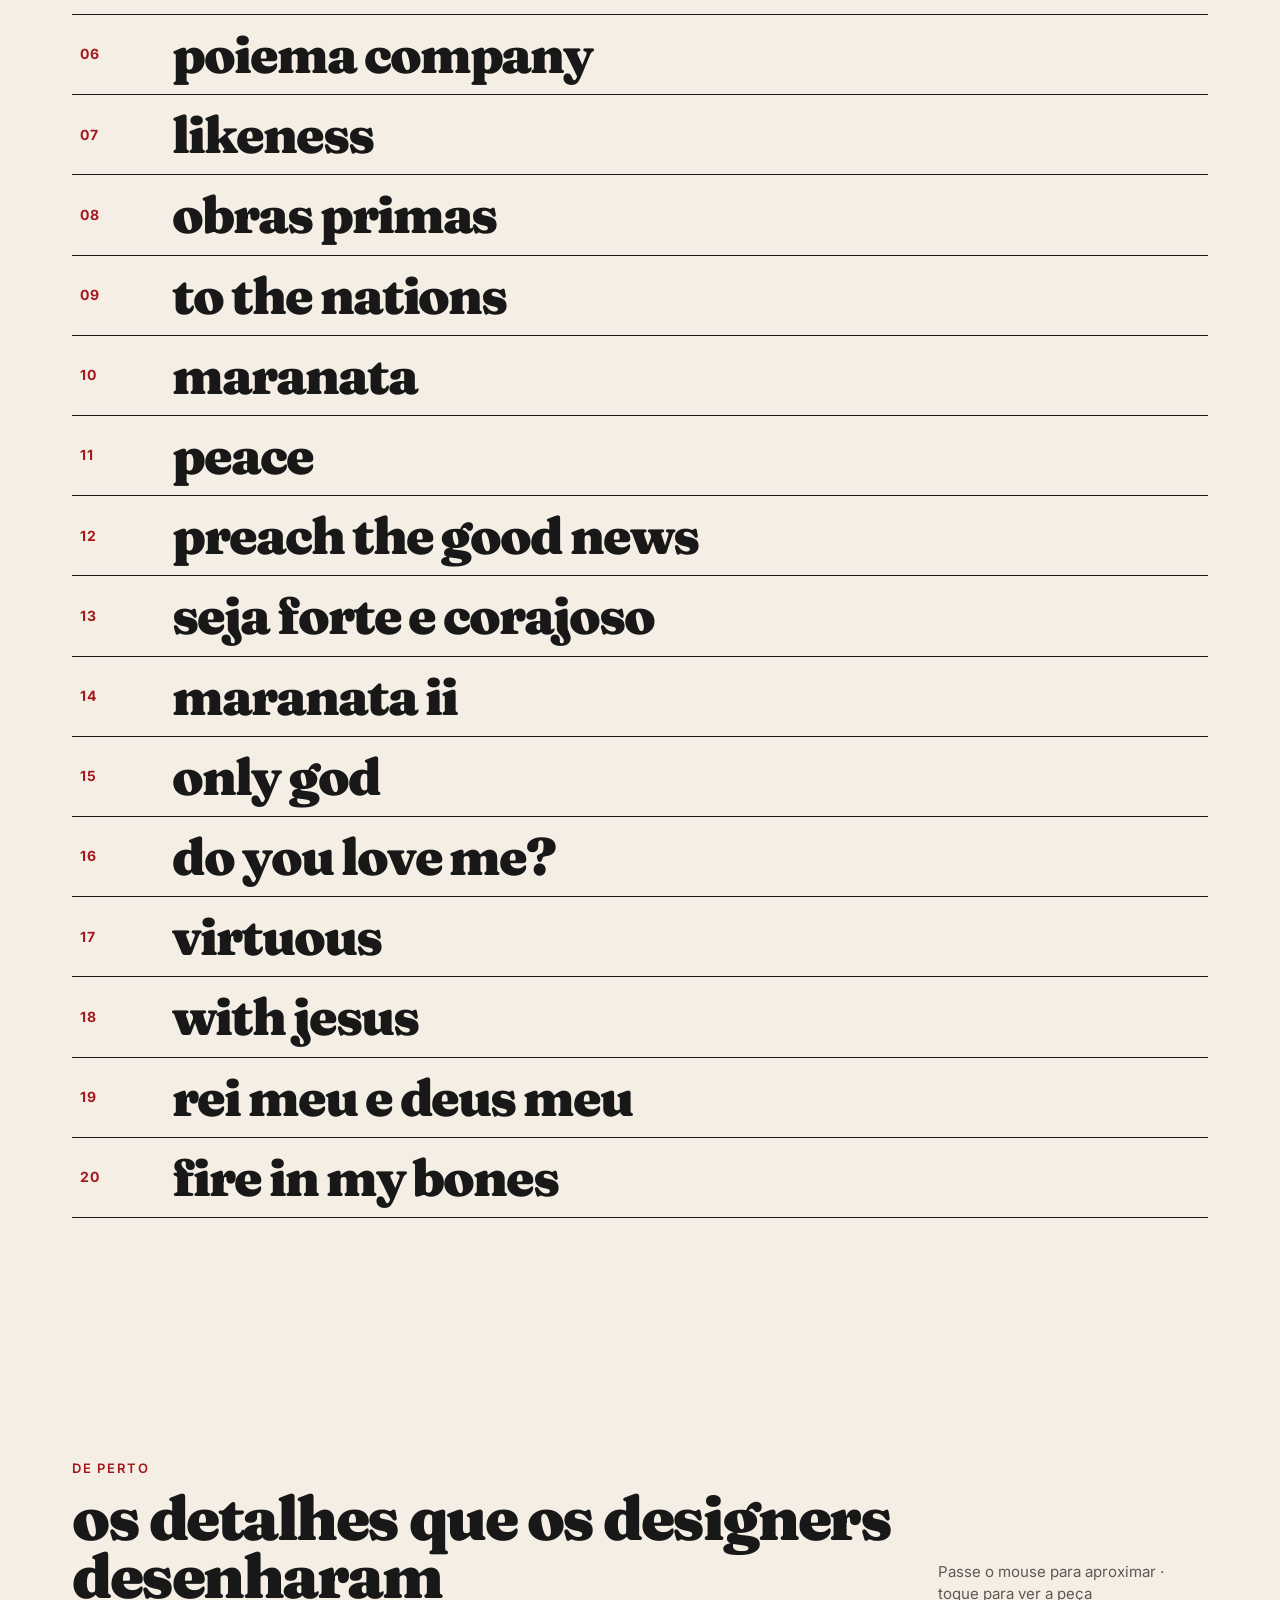
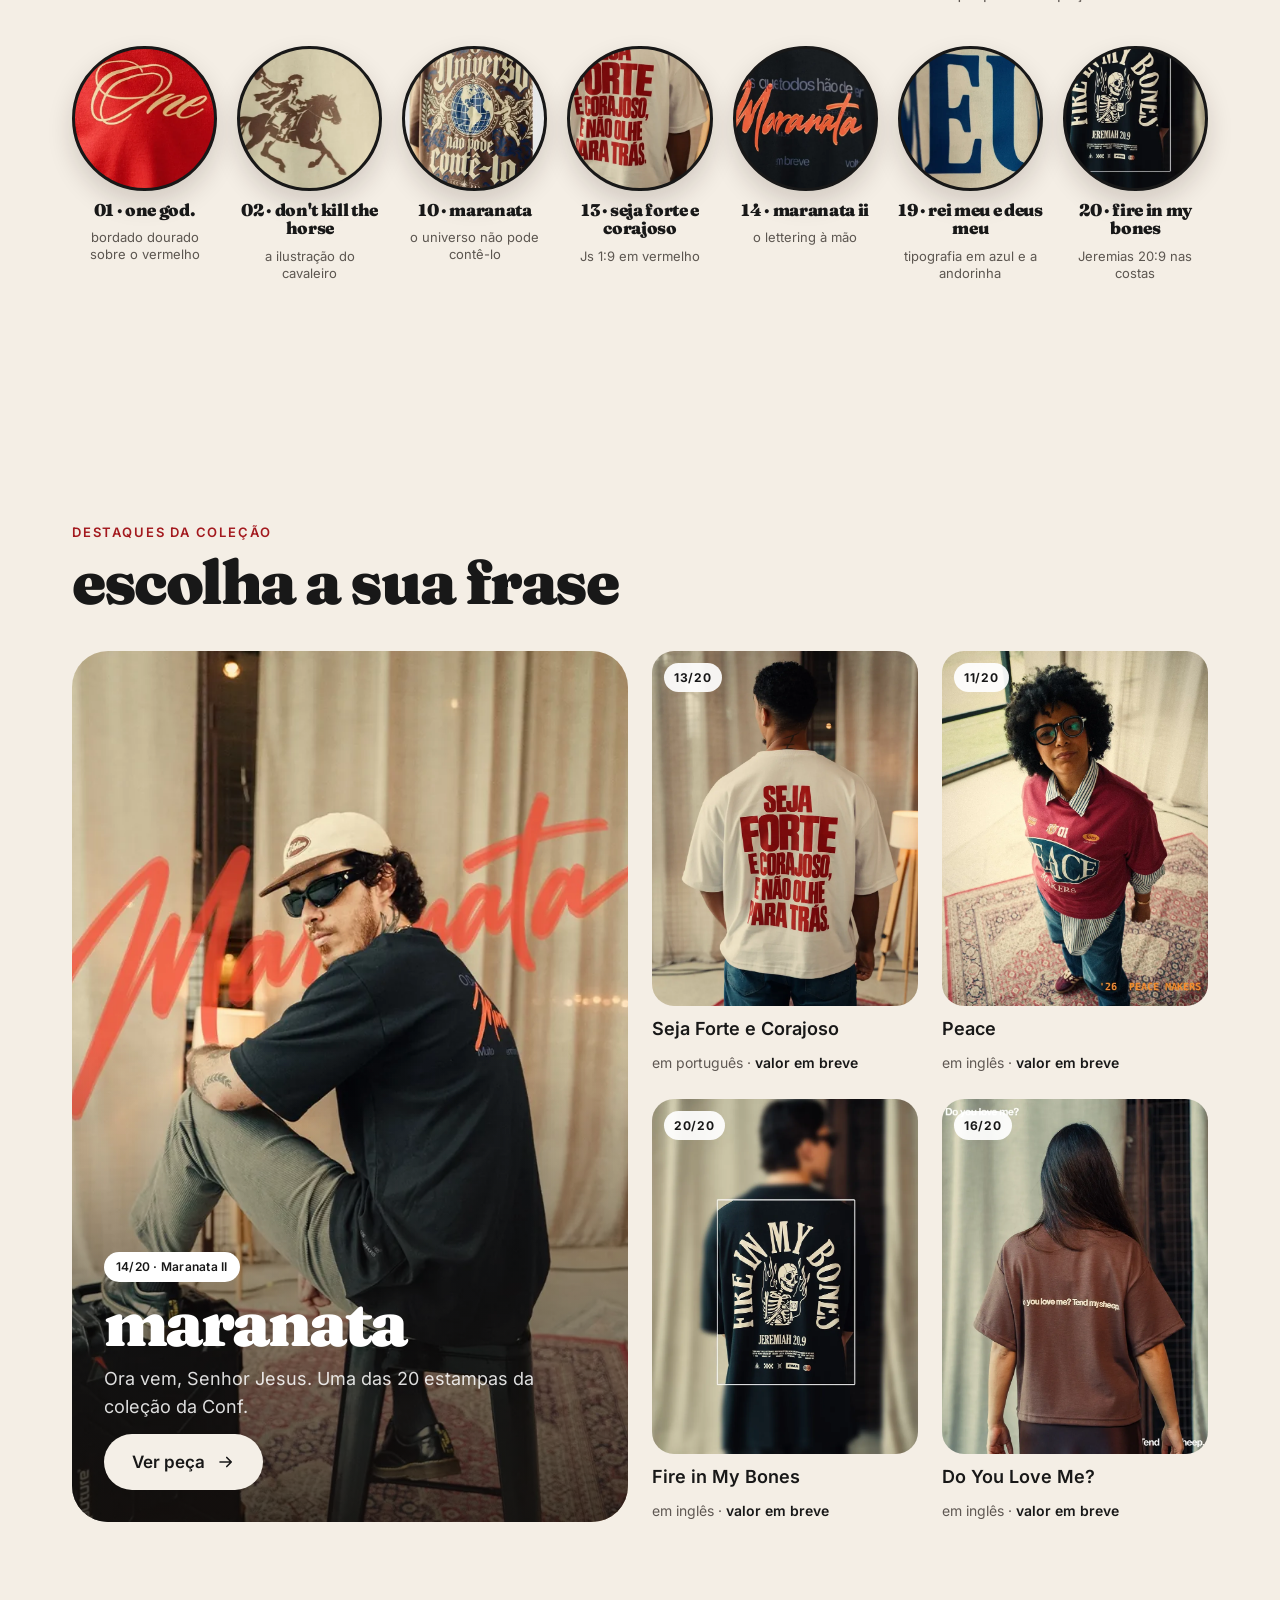
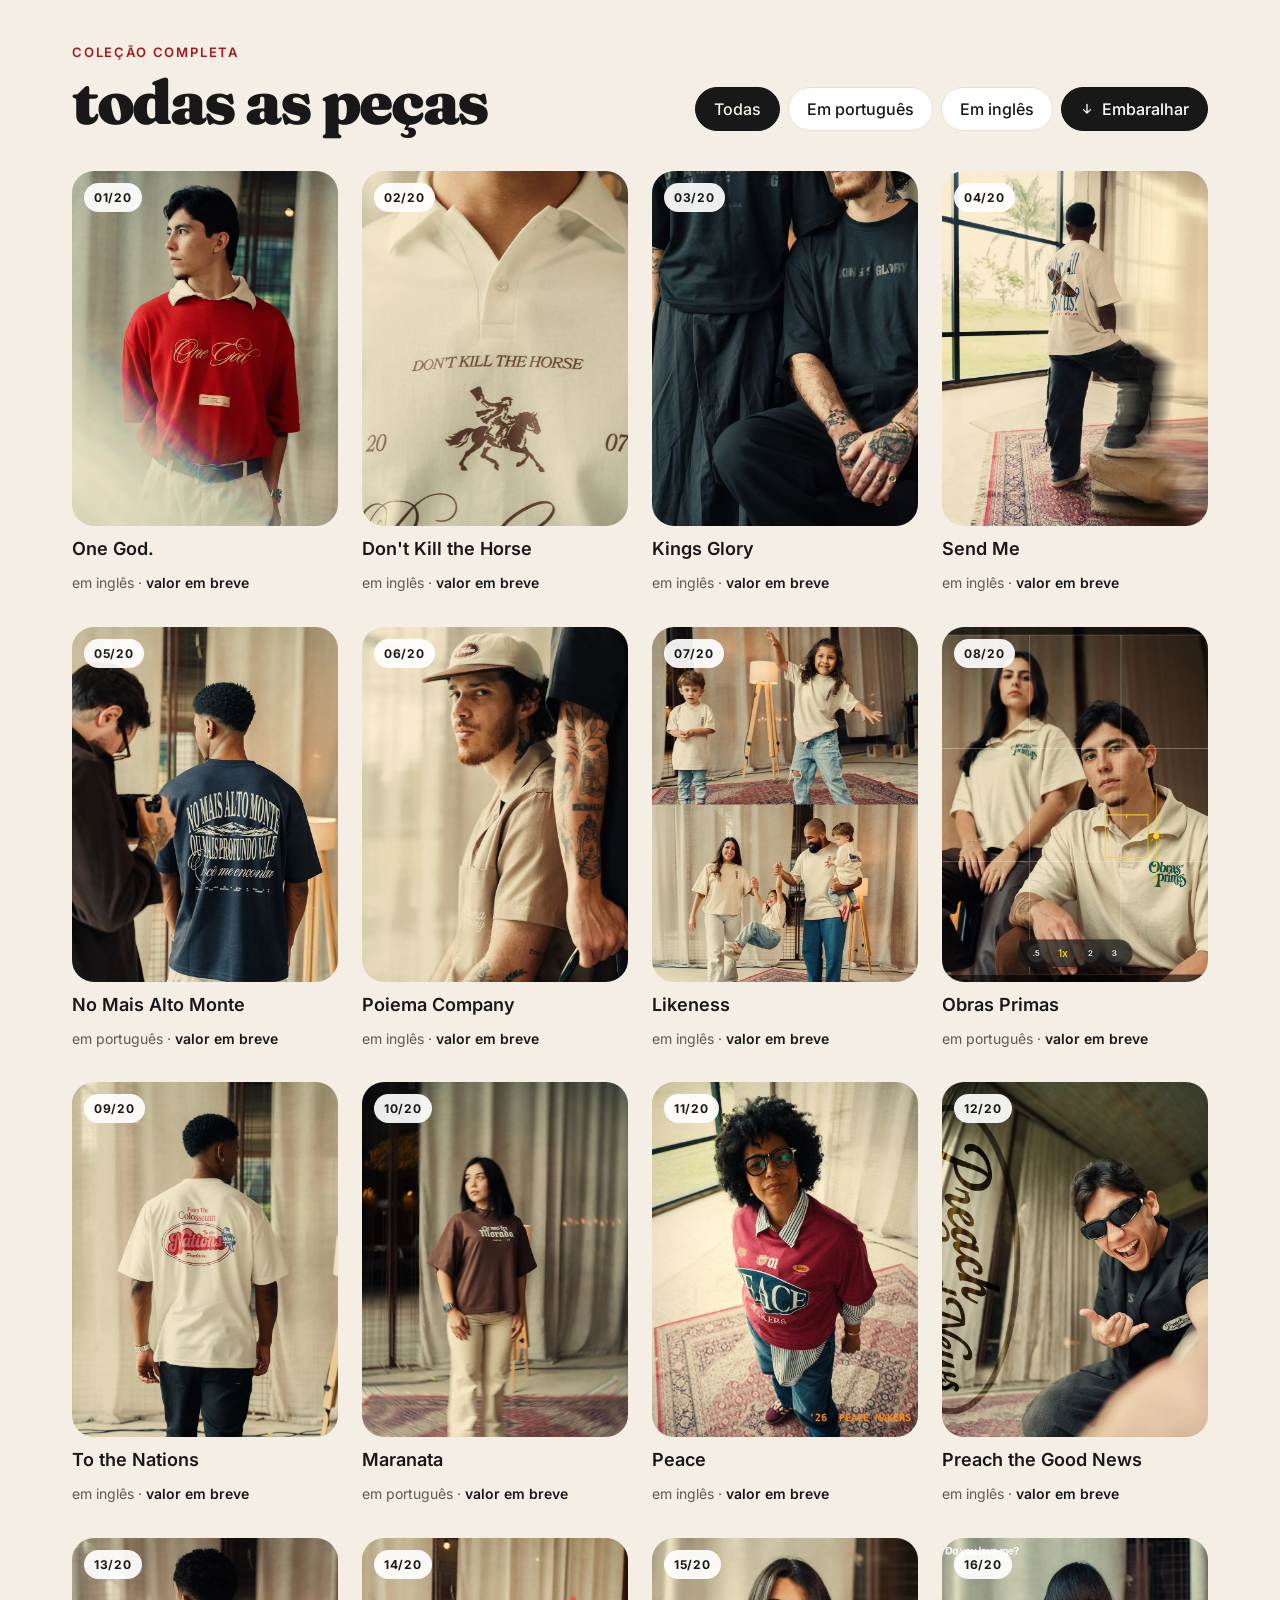
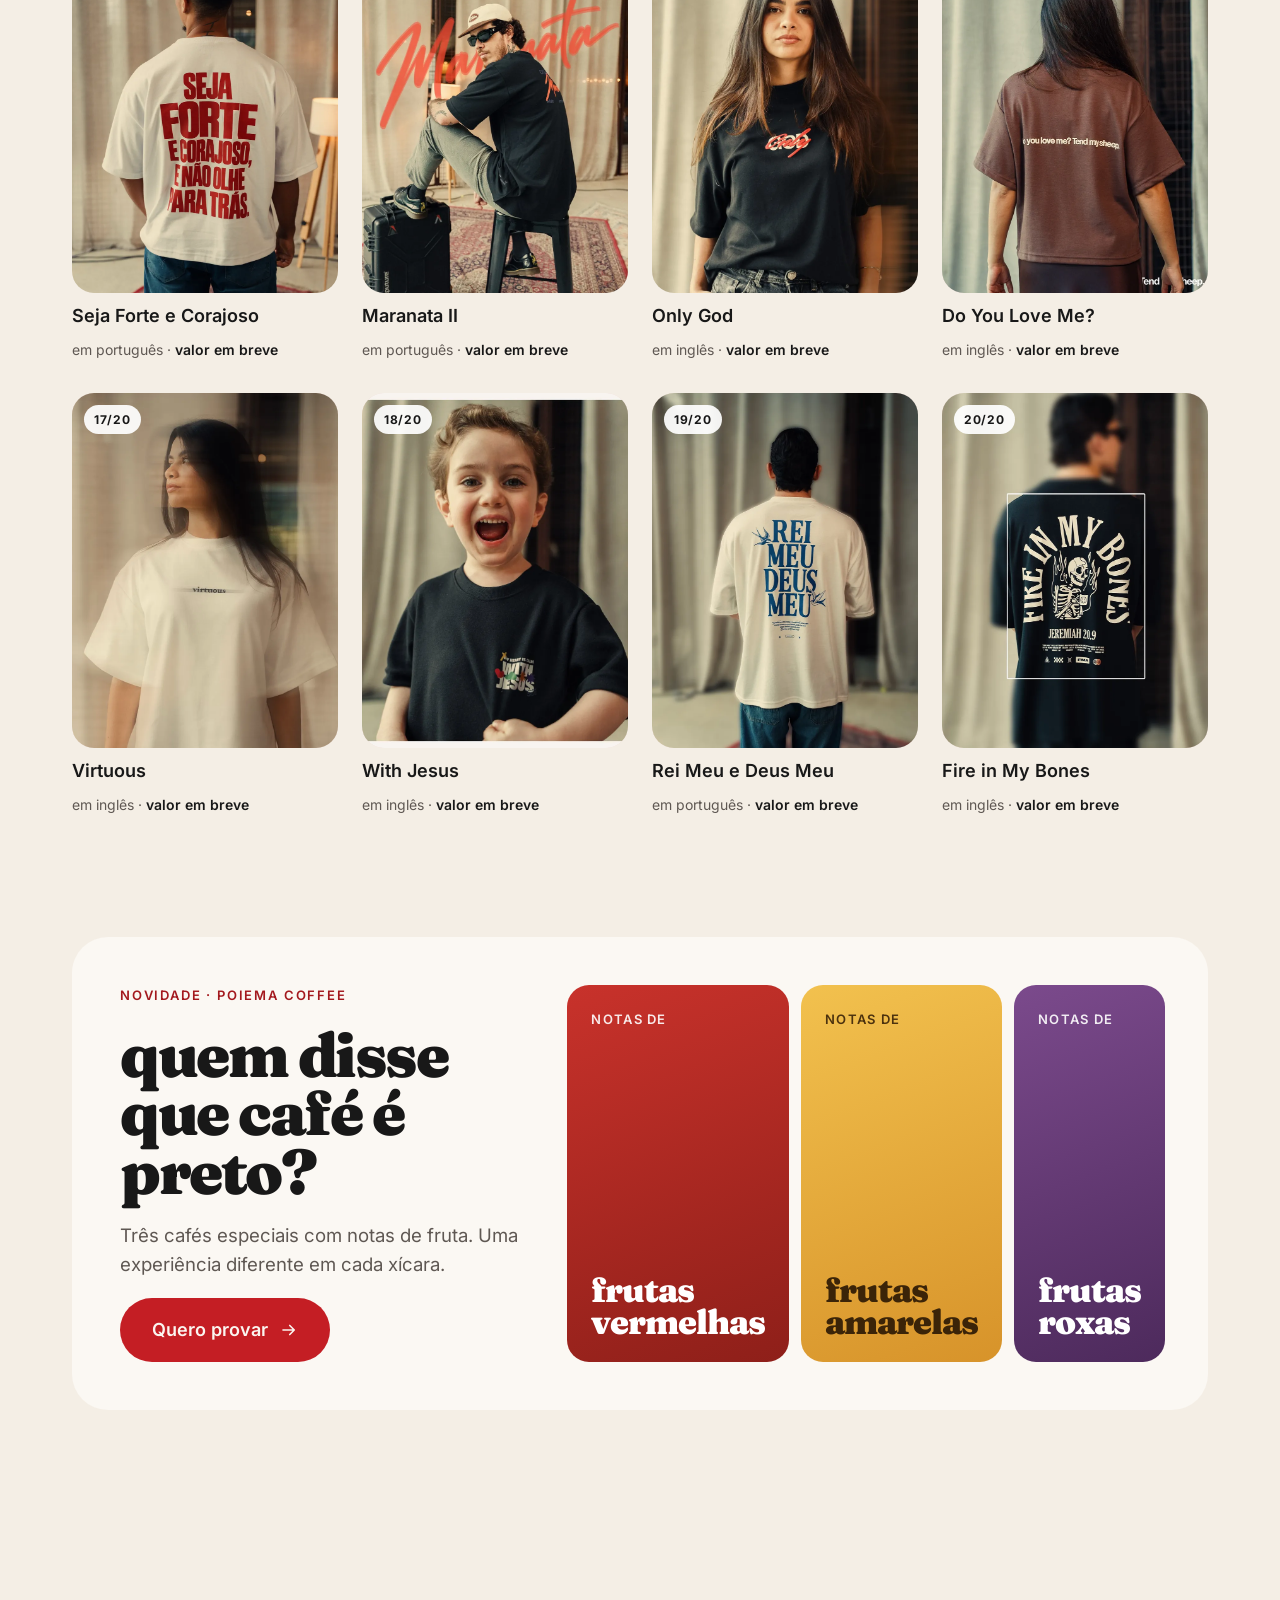
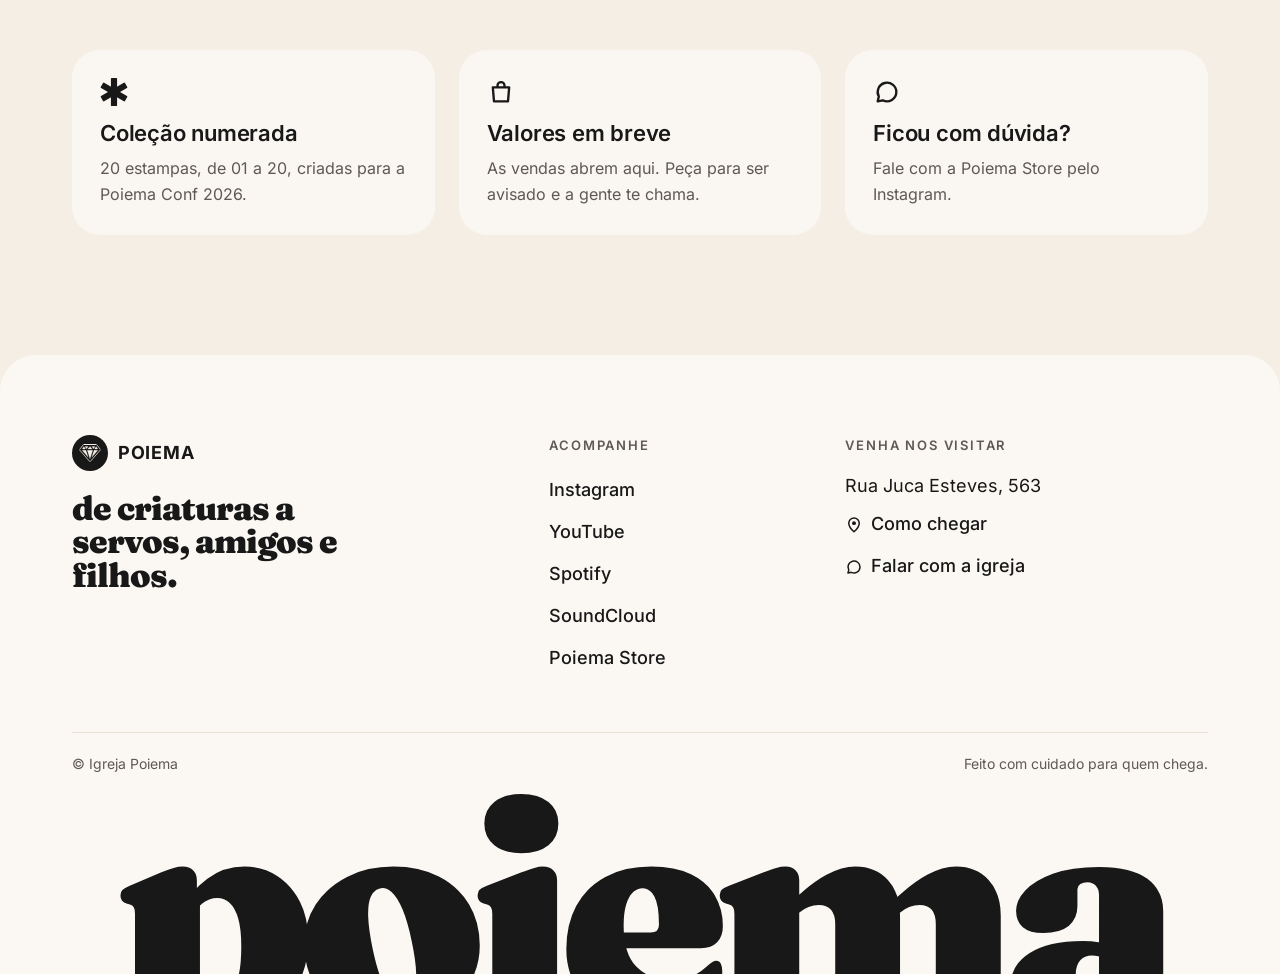
<file: poiema/loja.html>
<!DOCTYPE html>
<html lang="pt-BR">
<head>
<meta charset="utf-8">
<meta name="viewport" content="width=device-width, initial-scale=1">
<title>Loja · Poiema</title>
<meta name="description" content="Poiema Store: adesivos, roupas e acessórios.">
<link rel="preload" href="assets/fonts/fraunces-latin-900-normal.woff2" as="font" type="font/woff2" crossorigin>
<link rel="stylesheet" href="css/site.css">
</head>
<body class="pg-loja ">
<svg width="0" height="0" style="position:absolute" aria-hidden="true">
<symbol id="i-seta" viewBox="0 0 24 24"><path d="M4 12h15M13 6l6 6-6 6" fill="none" stroke="currentColor" stroke-width="2.2" stroke-linecap="round" stroke-linejoin="round"/></symbol>
<symbol id="i-diag" viewBox="0 0 24 24"><path d="M7 17 17 7M9 7h8v8" fill="none" stroke="currentColor" stroke-width="2.2" stroke-linecap="round" stroke-linejoin="round"/></symbol>
<symbol id="i-play" viewBox="0 0 24 24"><path d="M7 4.5v15l13-7.5z" fill="currentColor"/></symbol>
<symbol id="i-pino" viewBox="0 0 24 24"><path d="M12 21s7-6.2 7-11.5A7 7 0 0 0 5 9.5C5 14.8 12 21 12 21z" fill="none" stroke="currentColor" stroke-width="2"/><circle cx="12" cy="9.5" r="2.6" fill="currentColor"/></symbol>
<symbol id="i-cadeado" viewBox="0 0 24 24"><rect x="4.5" y="10.5" width="15" height="10" rx="3" fill="none" stroke="currentColor" stroke-width="2"/><path d="M8 10.5V8a4 4 0 0 1 8 0v2.5" fill="none" stroke="currentColor" stroke-width="2"/></symbol>
<symbol id="i-conversa" viewBox="0 0 24 24"><path d="M20 12a8 8 0 0 1-11.6 7.1L4 20l1-4.1A8 8 0 1 1 20 12z" fill="none" stroke="currentColor" stroke-width="2" stroke-linejoin="round"/></symbol>
<symbol id="i-menu" viewBox="0 0 24 24"><path d="M4 7h16M4 12h16M4 17h16" stroke="currentColor" stroke-width="2.2" stroke-linecap="round"/></symbol>
<symbol id="i-check" viewBox="0 0 24 24"><path d="m5 12.5 4.5 4.5L19 7.5" fill="none" stroke="currentColor" stroke-width="2.4" stroke-linecap="round" stroke-linejoin="round"/></symbol>
<symbol id="i-relogio" viewBox="0 0 24 24"><circle cx="12" cy="12" r="8.5" fill="none" stroke="currentColor" stroke-width="2"/><path d="M12 7.5V12l3 2" fill="none" stroke="currentColor" stroke-width="2" stroke-linecap="round"/></symbol>
<symbol id="i-alvo" viewBox="0 0 24 24"><circle cx="12" cy="12" r="7" fill="none" stroke="currentColor" stroke-width="2"/><circle cx="12" cy="12" r="2.5" fill="currentColor"/><path d="M12 2v3M12 19v3M2 12h3M19 12h3" stroke="currentColor" stroke-width="2" stroke-linecap="round"/></symbol>
<symbol id="i-sacola" viewBox="0 0 24 24"><path d="M5 8h14l-1 12H6z" fill="none" stroke="currentColor" stroke-width="2" stroke-linejoin="round"/><path d="M9 8V6.5a3 3 0 0 1 6 0V8" fill="none" stroke="currentColor" stroke-width="2"/></symbol>
<symbol id="i-escudo" viewBox="0 0 24 24"><path d="M12 3 5 6v5.5c0 4.4 3 8 7 9.5 4-1.5 7-5.1 7-9.5V6z" fill="none" stroke="currentColor" stroke-width="2" stroke-linejoin="round"/><path d="m9 12 2.2 2.2L15.5 10" fill="none" stroke="currentColor" stroke-width="2" stroke-linecap="round" stroke-linejoin="round"/></symbol>
<symbol id="i-caminhao" viewBox="0 0 24 24"><path d="M3 6h11v10H3zM14 10h4l3 3v3h-7" fill="none" stroke="currentColor" stroke-width="2" stroke-linejoin="round"/><circle cx="7" cy="17.5" r="1.8" fill="currentColor"/><circle cx="17" cy="17.5" r="1.8" fill="currentColor"/></symbol>
<symbol id="i-fone" viewBox="0 0 24 24"><path d="M4 14v-2a8 8 0 0 1 16 0v2" fill="none" stroke="currentColor" stroke-width="2"/><rect x="3" y="13" width="5" height="7" rx="2" fill="currentColor"/><rect x="16" y="13" width="5" height="7" rx="2" fill="currentColor"/></symbol>
<symbol id="i-pausa" viewBox="0 0 24 24"><rect x="6" y="5" width="4.2" height="14" rx="1.2" fill="currentColor"/><rect x="13.8" y="5" width="4.2" height="14" rx="1.2" fill="currentColor"/></symbol>
<symbol id="i-anterior" viewBox="0 0 24 24"><path d="M18 5v14L8 12z" fill="currentColor"/><rect x="5" y="5" width="2.6" height="14" rx="1" fill="currentColor"/></symbol>
<symbol id="i-fechar" viewBox="0 0 24 24"><path d="M6 6l12 12M18 6 6 18" stroke="currentColor" stroke-width="2.2" stroke-linecap="round"/></symbol>
<symbol id="i-casa" viewBox="0 0 24 24"><path d="M4 11.5 12 5l8 6.5V19a1 1 0 0 1-1 1h-4.5v-5h-5v5H5a1 1 0 0 1-1-1z" fill="none" stroke="currentColor" stroke-width="2" stroke-linejoin="round"/></symbol>
<symbol id="i-calendario" viewBox="0 0 24 24"><rect x="4" y="5.5" width="16" height="14.5" rx="3" fill="none" stroke="currentColor" stroke-width="2"/><path d="M4 10h16M8.5 3.5v4M15.5 3.5v4" stroke="currentColor" stroke-width="2" stroke-linecap="round"/><circle cx="12" cy="14.8" r="1.6" fill="currentColor"/></symbol>
<symbol id="i-video" viewBox="0 0 24 24"><rect x="2.5" y="5" width="19" height="14" rx="4.5" fill="none" stroke="currentColor" stroke-width="2"/><path d="M10 9.2v5.6l4.8-2.8z" fill="currentColor"/></symbol>
<symbol id="i-nota" viewBox="0 0 24 24"><path d="M9 17.5V6.5l10-2v11" fill="none" stroke="currentColor" stroke-width="2" stroke-linejoin="round"/><circle cx="6.5" cy="17.5" r="2.6" fill="currentColor"/><circle cx="16.5" cy="15.5" r="2.6" fill="currentColor"/></symbol>
<symbol id="i-porta" viewBox="0 0 24 24"><path d="M6 20V4.5h12V20M3.5 20h17" fill="none" stroke="currentColor" stroke-width="2" stroke-linecap="round" stroke-linejoin="round"/><circle cx="14.5" cy="12.5" r="1.3" fill="currentColor"/></symbol>
<symbol id="i-mesa" viewBox="0 0 24 24"><path d="M2.5 11h19M5 11l-1 8M19 11l1 8M8 8.5a4 2 0 0 1 8 0" fill="none" stroke="currentColor" stroke-width="2" stroke-linecap="round" stroke-linejoin="round"/></symbol>
<symbol id="i-livro" viewBox="0 0 24 24"><path d="M12 6.5C10 5 7 4.5 4 5v13c3-.5 6 0 8 1.5 2-1.5 5-2 8-1.5V5c-3-.5-6 0-8 1.5zM12 6.5V19" fill="none" stroke="currentColor" stroke-width="2" stroke-linejoin="round"/></symbol>
<symbol id="i-coracao" viewBox="0 0 24 24"><path d="M12 20s-7-4.4-7-10a4 4 0 0 1 7-2.6A4 4 0 0 1 19 10c0 5.6-7 10-7 10z" fill="none" stroke="currentColor" stroke-width="2" stroke-linejoin="round"/></symbol>
<symbol id="i-asterisco" viewBox="0 0 100 100"><g fill="currentColor"><rect x="39" y="0" width="22" height="100" rx="3"/><rect x="39" y="0" width="22" height="100" rx="3" transform="rotate(60 50 50)"/><rect x="39" y="0" width="22" height="100" rx="3" transform="rotate(120 50 50)"/></g></symbol>
</svg>
<a class="sr-only" href="#conteudo">Pular para o conteúdo</a>
<header class="header" data-spec="Header · fixo · 104 (desk) / 72 (mobile)">
  <div class="container">
    <a class="logo logo-vivo" href="index.html" aria-label="Poiema, página inicial"><span class="selo-wrap"><img class="selo-diamante" src="assets/logo/poiema-selo-preto.svg" alt=""></span><span class="logo-nome">POIEMA</span><span class="bolha" aria-hidden="true">você está feliz?</span></a>
    <nav class="nav" aria-label="Principal"><a href="index.html" title="Início"><svg class="icone-aba" aria-hidden="true"><use href="#i-casa"/></svg><span class="rotulo">Início</span></a><a href="eventos.html" title="Eventos"><svg class="icone-aba" aria-hidden="true"><use href="#i-calendario"/></svg><span class="rotulo">Eventos</span></a><a href="2oumais.html" title="2ou+"><img class="logo-2ou" src="assets/logo/logo-2oumais-preto.svg" alt="2ou+"></a><a href="hub-multiplique.html" title="Hub Multiplique"><svg class="icone-aba asterisco" aria-hidden="true"><use href="#i-asterisco"/></svg><span class="rotulo">Hub Multiplique</span></a><a href="loja.html" aria-current="page" title="Loja"><svg class="icone-aba" aria-hidden="true"><use href="#i-sacola"/></svg><span class="rotulo">Loja</span></a><a href="youtube.html" title="YouTube"><svg class="icone-aba" aria-hidden="true"><use href="#i-video"/></svg><span class="rotulo">YouTube</span></a><a href="music.html" title="Poiema Music"><svg class="icone-aba" aria-hidden="true"><use href="#i-nota"/></svg><span class="rotulo">Poiema Music</span></a></nav>
    <span></span>
  </div>
</header>
<button class="menu-flutuante" aria-expanded="false" aria-controls="menu-folha" data-spec="Menu flutuante · 56 · zona do polegar"><svg class="icone" aria-hidden="true"><use href="#i-menu"/></svg>Menu</button>
<div class="menu-folha" id="menu-folha" aria-hidden="true">
  <div class="veu" data-fechar></div>
  <div class="folha" role="dialog" aria-modal="true" aria-label="Menu">
    <div class="alca"></div>
    <nav aria-label="Principal (mobile)"><a href="index.html" title="Início"><svg class="icone-aba" aria-hidden="true"><use href="#i-casa"/></svg><span class="rotulo">Início</span></a><a href="eventos.html" title="Eventos"><svg class="icone-aba" aria-hidden="true"><use href="#i-calendario"/></svg><span class="rotulo">Eventos</span></a><a href="2oumais.html" title="2ou+"><img class="logo-2ou-folha" src="assets/logo/logo-2oumais-preto.svg" alt="2ou+"></a><a href="hub-multiplique.html" title="Hub Multiplique"><svg class="icone-aba asterisco" aria-hidden="true"><use href="#i-asterisco"/></svg><span class="rotulo">Hub Multiplique</span></a><a href="loja.html" aria-current="page" title="Loja"><svg class="icone-aba" aria-hidden="true"><use href="#i-sacola"/></svg><span class="rotulo">Loja</span></a><a href="youtube.html" title="YouTube"><svg class="icone-aba" aria-hidden="true"><use href="#i-video"/></svg><span class="rotulo">YouTube</span></a><a href="music.html" title="Poiema Music"><svg class="icone-aba" aria-hidden="true"><use href="#i-nota"/></svg><span class="rotulo">Poiema Music</span></a></nav>
    <button class="botao botao--contorno fechar" data-fechar>Fechar</button>
  </div>
</div>
<main id="conteudo">
<section class="container loja-hero loja-hero--v5" data-spec="Abertura · colagem arrastável">
  <div class="texto">
    <p class="sobretitulo">Nova coleção · Poiema Conf 2026</p>
    <h1 class="display">o que a gente crê é o que a gente <em>veste</em></h1>
    <p class="lead">20 estampas criadas pelos designers da Poiema Store para a Conf 2026. Arraste as fotos, abra cada peça e escolha a sua frase. Os valores saem em breve.</p>
    <div class="acoes"><a class="botao botao--primario botao--g" href="#indice">Ver as 20 estampas<svg class="icone" aria-hidden="true"><use href="#i-seta"/></svg></a><button class="botao botao--contorno botao--g" data-avise>Avise-me do lançamento</button></div>
  </div>
  <div class="colagem" data-colagem>
    <svg class="selo-circular" data-vel="0.06" viewBox="0 0 200 200" aria-hidden="true"><defs><path id="circ" d="M100,100 m-78,0 a78,78 0 1,1 156,0 a78,78 0 1,1 -156,0"/></defs><text><textPath href="#circ">POIEMA STORE ✱ COLEÇÃO CONF 26 ✱ 20 ESTAMPAS ✱ </textPath></text></svg>
    <button class="patch pt-1" data-carimbo data-produto data-nome="One God." data-num="01" data-fotos="assets/loja/loja-01-one-god-1.webp|assets/loja/loja-01-one-god-2.webp" aria-label="Ver One God."><img src="assets/estampas/one.webp" alt="" draggable="false"></button>
    <button class="patch pt-2" data-carimbo data-produto data-nome="Fire in My Bones" data-num="20" data-fotos="assets/loja/loja-20-fire-in-my-bones-1.webp|assets/loja/loja-20-fire-in-my-bones-2.webp" aria-label="Ver Fire in My Bones"><img src="assets/estampas/fire.webp" alt="" draggable="false"></button>
    <button class="polaroid p-1" data-arrastavel data-produto data-nome="Only God" data-num="15" data-fotos="assets/loja/loja-15-only-god-1.webp|assets/loja/loja-15-only-god-2.webp"><img src="assets/loja/loja-15-only-god-1.webp" alt="Only God" draggable="false"><span>15 · only god</span></button>
    <button class="polaroid p-2" data-arrastavel data-produto data-nome="One God." data-num="01" data-fotos="assets/loja/loja-01-one-god-1.webp|assets/loja/loja-01-one-god-2.webp"><img src="assets/loja/loja-01-one-god-1.webp" alt="One God" draggable="false"><span>01 · one god.</span></button>
    <button class="polaroid p-3" data-arrastavel data-produto data-nome="Maranata II" data-num="14" data-fotos="assets/loja/loja-14-maranata-ii-1.webp|assets/loja/loja-14-maranata-ii-2.webp"><img src="assets/loja/loja-14-maranata-ii-1.webp" alt="Maranata II" draggable="false"><span>14 · maranata ii</span></button>
    <button class="polaroid p-4" data-arrastavel data-produto data-nome="Rei Meu e Deus Meu" data-num="19" data-fotos="assets/loja/loja-19-rei-meu-e-deus-meu-1.webp|assets/loja/loja-19-rei-meu-e-deus-meu-2.webp"><img src="assets/loja/loja-19-rei-meu-e-deus-meu-2.webp" alt="Rei Meu e Deus Meu" draggable="false"><span>19 · rei meu e deus meu</span></button>
    <span class="dica-arraste"><svg class="icone" aria-hidden="true"><use href="#i-seta"/></svg>arraste as fotos</span>
  </div>
</section>
<div class="marquee marquee--store" aria-hidden="true"><div class="trilho-txt"><span>One God.</span><i></i><span>Don't Kill the Horse</span><i></i><span>Kings Glory</span><i></i><span>Send Me</span><i></i><span>No Mais Alto Monte</span><i></i><span>Poiema Company</span><i></i><span>Likeness</span><i></i><span>Obras Primas</span><i></i><span>To the Nations</span><i></i><span>Maranata</span><i></i><span>Peace</span><i></i><span>Preach the Good News</span><i></i><span>Seja Forte e Corajoso</span><i></i><span>Maranata II</span><i></i><span>Only God</span><i></i><span>Do You Love Me?</span><i></i><span>Virtuous</span><i></i><span>With Jesus</span><i></i><span>Rei Meu e Deus Meu</span><i></i><span>Fire in My Bones</span><i></i><span>One God.</span><i></i><span>Don't Kill the Horse</span><i></i><span>Kings Glory</span><i></i><span>Send Me</span><i></i><span>No Mais Alto Monte</span><i></i><span>Poiema Company</span><i></i><span>Likeness</span><i></i><span>Obras Primas</span><i></i><span>To the Nations</span><i></i><span>Maranata</span><i></i><span>Peace</span><i></i><span>Preach the Good News</span><i></i><span>Seja Forte e Corajoso</span><i></i><span>Maranata II</span><i></i><span>Only God</span><i></i><span>Do You Love Me?</span><i></i><span>Virtuous</span><i></i><span>With Jesus</span><i></i><span>Rei Meu e Deus Meu</span><i></i><span>Fire in My Bones</span><i></i></div></div>

<section class="secao container" id="indice" data-spec="Índice das estampas · passe o mouse e a foto segue o cursor">
  <div class="cabecalho-secao"><div><p class="sobretitulo">Índice</p><h2 class="display t-2">20 frases para vestir</h2></div><span class="pequeno cor-2">Passe o mouse num nome para ver a peça</span></div>
  <ol class="indice" data-indice><li><button data-produto data-nome="One God." data-num="01" data-fotos="assets/loja/loja-01-one-god-1.webp|assets/loja/loja-01-one-god-2.webp" data-previa="assets/loja/loja-01-one-god-1.webp"><span class="i-num">01</span><span class="i-nome">one god.</span><img class="i-mini" src="assets/loja/loja-01-one-god-1.webp" alt="" loading="lazy"><span class="i-ver">ver peça<svg class="icone" aria-hidden="true"><use href="#i-seta"/></svg></span></button></li><li><button data-produto data-nome="Don't Kill the Horse" data-num="02" data-fotos="assets/loja/loja-02-dont-kill-the-horse-1.webp|assets/loja/loja-02-dont-kill-the-horse-2.webp" data-previa="assets/loja/loja-02-dont-kill-the-horse-1.webp"><span class="i-num">02</span><span class="i-nome">don't kill the horse</span><img class="i-mini" src="assets/loja/loja-02-dont-kill-the-horse-1.webp" alt="" loading="lazy"><span class="i-ver">ver peça<svg class="icone" aria-hidden="true"><use href="#i-seta"/></svg></span></button></li><li><button data-produto data-nome="Kings Glory" data-num="03" data-fotos="assets/loja/loja-03-kings-glory-1.webp|assets/loja/loja-03-kings-glory-2.webp" data-previa="assets/loja/loja-03-kings-glory-1.webp"><span class="i-num">03</span><span class="i-nome">kings glory</span><img class="i-mini" src="assets/loja/loja-03-kings-glory-1.webp" alt="" loading="lazy"><span class="i-ver">ver peça<svg class="icone" aria-hidden="true"><use href="#i-seta"/></svg></span></button></li><li><button data-produto data-nome="Send Me" data-num="04" data-fotos="assets/loja/loja-04-send-me-1.webp|assets/loja/loja-04-send-me-2.webp" data-previa="assets/loja/loja-04-send-me-1.webp"><span class="i-num">04</span><span class="i-nome">send me</span><img class="i-mini" src="assets/loja/loja-04-send-me-1.webp" alt="" loading="lazy"><span class="i-ver">ver peça<svg class="icone" aria-hidden="true"><use href="#i-seta"/></svg></span></button></li><li><button data-produto data-nome="No Mais Alto Monte" data-num="05" data-fotos="assets/loja/loja-05-no-mais-alto-monte-1.webp|assets/loja/loja-05-no-mais-alto-monte-2.webp" data-previa="assets/loja/loja-05-no-mais-alto-monte-1.webp"><span class="i-num">05</span><span class="i-nome">no mais alto monte</span><img class="i-mini" src="assets/loja/loja-05-no-mais-alto-monte-1.webp" alt="" loading="lazy"><span class="i-ver">ver peça<svg class="icone" aria-hidden="true"><use href="#i-seta"/></svg></span></button></li><li><button data-produto data-nome="Poiema Company" data-num="06" data-fotos="assets/loja/loja-06-poiema-company-1.webp" data-previa="assets/loja/loja-06-poiema-company-1.webp"><span class="i-num">06</span><span class="i-nome">poiema company</span><img class="i-mini" src="assets/loja/loja-06-poiema-company-1.webp" alt="" loading="lazy"><span class="i-ver">ver peça<svg class="icone" aria-hidden="true"><use href="#i-seta"/></svg></span></button></li><li><button data-produto data-nome="Likeness" data-num="07" data-fotos="assets/loja/loja-07-likeness-1.webp|assets/loja/loja-07-likeness-2.webp" data-previa="assets/loja/loja-07-likeness-1.webp"><span class="i-num">07</span><span class="i-nome">likeness</span><img class="i-mini" src="assets/loja/loja-07-likeness-1.webp" alt="" loading="lazy"><span class="i-ver">ver peça<svg class="icone" aria-hidden="true"><use href="#i-seta"/></svg></span></button></li><li><button data-produto data-nome="Obras Primas" data-num="08" data-fotos="assets/loja/loja-08-obras-primas-1.webp|assets/loja/loja-08-obras-primas-2.webp" data-previa="assets/loja/loja-08-obras-primas-1.webp"><span class="i-num">08</span><span class="i-nome">obras primas</span><img class="i-mini" src="assets/loja/loja-08-obras-primas-1.webp" alt="" loading="lazy"><span class="i-ver">ver peça<svg class="icone" aria-hidden="true"><use href="#i-seta"/></svg></span></button></li><li><button data-produto data-nome="To the Nations" data-num="09" data-fotos="assets/loja/loja-09-to-the-nations-1.webp|assets/loja/loja-09-to-the-nations-2.webp" data-previa="assets/loja/loja-09-to-the-nations-1.webp"><span class="i-num">09</span><span class="i-nome">to the nations</span><img class="i-mini" src="assets/loja/loja-09-to-the-nations-1.webp" alt="" loading="lazy"><span class="i-ver">ver peça<svg class="icone" aria-hidden="true"><use href="#i-seta"/></svg></span></button></li><li><button data-produto data-nome="Maranata" data-num="10" data-fotos="assets/loja/loja-10-maranata-1.webp|assets/loja/loja-10-maranata-2.webp" data-previa="assets/loja/loja-10-maranata-1.webp"><span class="i-num">10</span><span class="i-nome">maranata</span><img class="i-mini" src="assets/loja/loja-10-maranata-1.webp" alt="" loading="lazy"><span class="i-ver">ver peça<svg class="icone" aria-hidden="true"><use href="#i-seta"/></svg></span></button></li><li><button data-produto data-nome="Peace" data-num="11" data-fotos="assets/loja/loja-11-peace-1.webp" data-previa="assets/loja/loja-11-peace-1.webp"><span class="i-num">11</span><span class="i-nome">peace</span><img class="i-mini" src="assets/loja/loja-11-peace-1.webp" alt="" loading="lazy"><span class="i-ver">ver peça<svg class="icone" aria-hidden="true"><use href="#i-seta"/></svg></span></button></li><li><button data-produto data-nome="Preach the Good News" data-num="12" data-fotos="assets/loja/loja-12-preach-the-good-news-1.webp|assets/loja/loja-12-preach-the-good-news-2.webp" data-previa="assets/loja/loja-12-preach-the-good-news-1.webp"><span class="i-num">12</span><span class="i-nome">preach the good news</span><img class="i-mini" src="assets/loja/loja-12-preach-the-good-news-1.webp" alt="" loading="lazy"><span class="i-ver">ver peça<svg class="icone" aria-hidden="true"><use href="#i-seta"/></svg></span></button></li><li><button data-produto data-nome="Seja Forte e Corajoso" data-num="13" data-fotos="assets/loja/loja-13-seja-forte-e-corajoso-1.webp|assets/loja/loja-13-seja-forte-e-corajoso-2.webp" data-previa="assets/loja/loja-13-seja-forte-e-corajoso-1.webp"><span class="i-num">13</span><span class="i-nome">seja forte e corajoso</span><img class="i-mini" src="assets/loja/loja-13-seja-forte-e-corajoso-1.webp" alt="" loading="lazy"><span class="i-ver">ver peça<svg class="icone" aria-hidden="true"><use href="#i-seta"/></svg></span></button></li><li><button data-produto data-nome="Maranata II" data-num="14" data-fotos="assets/loja/loja-14-maranata-ii-1.webp|assets/loja/loja-14-maranata-ii-2.webp" data-previa="assets/loja/loja-14-maranata-ii-1.webp"><span class="i-num">14</span><span class="i-nome">maranata ii</span><img class="i-mini" src="assets/loja/loja-14-maranata-ii-1.webp" alt="" loading="lazy"><span class="i-ver">ver peça<svg class="icone" aria-hidden="true"><use href="#i-seta"/></svg></span></button></li><li><button data-produto data-nome="Only God" data-num="15" data-fotos="assets/loja/loja-15-only-god-1.webp|assets/loja/loja-15-only-god-2.webp" data-previa="assets/loja/loja-15-only-god-1.webp"><span class="i-num">15</span><span class="i-nome">only god</span><img class="i-mini" src="assets/loja/loja-15-only-god-1.webp" alt="" loading="lazy"><span class="i-ver">ver peça<svg class="icone" aria-hidden="true"><use href="#i-seta"/></svg></span></button></li><li><button data-produto data-nome="Do You Love Me?" data-num="16" data-fotos="assets/loja/loja-16-do-you-love-me-1.webp|assets/loja/loja-16-do-you-love-me-2.webp" data-previa="assets/loja/loja-16-do-you-love-me-1.webp"><span class="i-num">16</span><span class="i-nome">do you love me?</span><img class="i-mini" src="assets/loja/loja-16-do-you-love-me-1.webp" alt="" loading="lazy"><span class="i-ver">ver peça<svg class="icone" aria-hidden="true"><use href="#i-seta"/></svg></span></button></li><li><button data-produto data-nome="Virtuous" data-num="17" data-fotos="assets/loja/loja-17-virtuous-1.webp|assets/loja/loja-17-virtuous-2.webp" data-previa="assets/loja/loja-17-virtuous-1.webp"><span class="i-num">17</span><span class="i-nome">virtuous</span><img class="i-mini" src="assets/loja/loja-17-virtuous-1.webp" alt="" loading="lazy"><span class="i-ver">ver peça<svg class="icone" aria-hidden="true"><use href="#i-seta"/></svg></span></button></li><li><button data-produto data-nome="With Jesus" data-num="18" data-fotos="assets/loja/loja-18-with-jesus-1.webp|assets/loja/loja-18-with-jesus-2.webp" data-previa="assets/loja/loja-18-with-jesus-1.webp"><span class="i-num">18</span><span class="i-nome">with jesus</span><img class="i-mini" src="assets/loja/loja-18-with-jesus-1.webp" alt="" loading="lazy"><span class="i-ver">ver peça<svg class="icone" aria-hidden="true"><use href="#i-seta"/></svg></span></button></li><li><button data-produto data-nome="Rei Meu e Deus Meu" data-num="19" data-fotos="assets/loja/loja-19-rei-meu-e-deus-meu-1.webp|assets/loja/loja-19-rei-meu-e-deus-meu-2.webp" data-previa="assets/loja/loja-19-rei-meu-e-deus-meu-1.webp"><span class="i-num">19</span><span class="i-nome">rei meu e deus meu</span><img class="i-mini" src="assets/loja/loja-19-rei-meu-e-deus-meu-1.webp" alt="" loading="lazy"><span class="i-ver">ver peça<svg class="icone" aria-hidden="true"><use href="#i-seta"/></svg></span></button></li><li><button data-produto data-nome="Fire in My Bones" data-num="20" data-fotos="assets/loja/loja-20-fire-in-my-bones-1.webp|assets/loja/loja-20-fire-in-my-bones-2.webp" data-previa="assets/loja/loja-20-fire-in-my-bones-1.webp"><span class="i-num">20</span><span class="i-nome">fire in my bones</span><img class="i-mini" src="assets/loja/loja-20-fire-in-my-bones-1.webp" alt="" loading="lazy"><span class="i-ver">ver peça<svg class="icone" aria-hidden="true"><use href="#i-seta"/></svg></span></button></li></ol>
  <img class="indice-previa" data-previa-img alt="" aria-hidden="true">
</section>

<section class="secao container" data-spec="De perto · detalhes das estampas (carimbo + lupa)">
  <div class="cabecalho-secao"><div><p class="sobretitulo">De perto</p><h2 class="display t-2">os detalhes que os designers desenharam</h2></div><span class="pequeno cor-2 so-desktop">Passe o mouse para aproximar · toque para ver a peça</span></div>
  <ol class="de-perto" data-de-perto><li><button class="detalhe" data-carimbo data-produto data-nome="One God." data-num="01" data-fotos="assets/loja/loja-01-one-god-1.webp|assets/loja/loja-01-one-god-2.webp"><span class="lente"><img src="assets/estampas/one.webp" alt="Detalhe da estampa One God." loading="lazy" draggable="false"></span><b>01 · one god.</b><small>bordado dourado sobre o vermelho</small></button></li><li><button class="detalhe" data-carimbo data-produto data-nome="Don't Kill the Horse" data-num="02" data-fotos="assets/loja/loja-02-dont-kill-the-horse-1.webp|assets/loja/loja-02-dont-kill-the-horse-2.webp"><span class="lente"><img src="assets/estampas/cavalo.webp" alt="Detalhe da estampa Don't Kill the Horse" loading="lazy" draggable="false"></span><b>02 · don't kill the horse</b><small>a ilustração do cavaleiro</small></button></li><li><button class="detalhe" data-carimbo data-produto data-nome="Maranata" data-num="10" data-fotos="assets/loja/loja-10-maranata-1.webp|assets/loja/loja-10-maranata-2.webp"><span class="lente"><img src="assets/estampas/universo.webp" alt="Detalhe da estampa Maranata" loading="lazy" draggable="false"></span><b>10 · maranata</b><small>o universo não pode contê-lo</small></button></li><li><button class="detalhe" data-carimbo data-produto data-nome="Seja Forte e Corajoso" data-num="13" data-fotos="assets/loja/loja-13-seja-forte-e-corajoso-1.webp|assets/loja/loja-13-seja-forte-e-corajoso-2.webp"><span class="lente"><img src="assets/estampas/forte.webp" alt="Detalhe da estampa Seja Forte e Corajoso" loading="lazy" draggable="false"></span><b>13 · seja forte e corajoso</b><small>Js 1:9 em vermelho</small></button></li><li><button class="detalhe" data-carimbo data-produto data-nome="Maranata II" data-num="14" data-fotos="assets/loja/loja-14-maranata-ii-1.webp|assets/loja/loja-14-maranata-ii-2.webp"><span class="lente"><img src="assets/estampas/maranata.webp" alt="Detalhe da estampa Maranata II" loading="lazy" draggable="false"></span><b>14 · maranata ii</b><small>o lettering à mão</small></button></li><li><button class="detalhe" data-carimbo data-produto data-nome="Rei Meu e Deus Meu" data-num="19" data-fotos="assets/loja/loja-19-rei-meu-e-deus-meu-1.webp|assets/loja/loja-19-rei-meu-e-deus-meu-2.webp"><span class="lente"><img src="assets/estampas/meu.webp" alt="Detalhe da estampa Rei Meu e Deus Meu" loading="lazy" draggable="false"></span><b>19 · rei meu e deus meu</b><small>tipografia em azul e a andorinha</small></button></li><li><button class="detalhe" data-carimbo data-produto data-nome="Fire in My Bones" data-num="20" data-fotos="assets/loja/loja-20-fire-in-my-bones-1.webp|assets/loja/loja-20-fire-in-my-bones-2.webp"><span class="lente"><img src="assets/estampas/fire.webp" alt="Detalhe da estampa Fire in My Bones" loading="lazy" draggable="false"></span><b>20 · fire in my bones</b><small>Jeremias 20:9 nas costas</small></button></li></ol>
</section>

<section class="secao container" data-spec="Destaques · cards com inclinação 3D">
  <div class="cabecalho-secao"><div><p class="sobretitulo">Destaques da coleção</p><h2 class="display t-2">escolha a sua frase</h2></div></div>
  <div class="favoritas">
    <button class="favorita-grande peca--tilt" data-produto data-nome="Maranata II" data-num="14" data-fotos="assets/loja/loja-14-maranata-ii-1.webp|assets/loja/loja-14-maranata-ii-2.webp"><img src="assets/loja/loja-14-maranata-ii-1.webp" alt="Estampa Maranata II"><div class="info"><span class="etiqueta">14/20 · Maranata II</span><span class="display">maranata</span><p>Ora vem, Senhor Jesus. Uma das 20 estampas da coleção da Conf.</p><span class="botao botao--claro" style="align-self:flex-start">Ver peça<svg class="icone" aria-hidden="true"><use href="#i-seta"/></svg></span></div></button>
    <div class="lado"><button class="peca peca--tilt" data-produto data-lingua="pt" data-nome="Seja Forte e Corajoso" data-num="13" data-fotos="assets/loja/loja-13-seja-forte-e-corajoso-1.webp|assets/loja/loja-13-seja-forte-e-corajoso-2.webp"><div class="foto"><img src="assets/loja/loja-13-seja-forte-e-corajoso-1.webp" alt="Estampa Seja Forte e Corajoso" loading="lazy"><img class="alt" src="assets/loja/loja-13-seja-forte-e-corajoso-2.webp" alt="" loading="lazy"><span class="numero">13/20</span><span class="ver">Ver peça<svg class="icone" aria-hidden="true"><use href="#i-seta"/></svg></span></div><h3>Seja Forte e Corajoso</h3><p class="tipo">em português · <b>valor em breve</b></p></button><button class="peca peca--tilt" data-produto data-lingua="en" data-nome="Peace" data-num="11" data-fotos="assets/loja/loja-11-peace-1.webp"><div class="foto"><img src="assets/loja/loja-11-peace-1.webp" alt="Estampa Peace" loading="lazy"><span class="numero">11/20</span><span class="ver">Ver peça<svg class="icone" aria-hidden="true"><use href="#i-seta"/></svg></span></div><h3>Peace</h3><p class="tipo">em inglês · <b>valor em breve</b></p></button><button class="peca peca--tilt" data-produto data-lingua="en" data-nome="Fire in My Bones" data-num="20" data-fotos="assets/loja/loja-20-fire-in-my-bones-1.webp|assets/loja/loja-20-fire-in-my-bones-2.webp"><div class="foto"><img src="assets/loja/loja-20-fire-in-my-bones-1.webp" alt="Estampa Fire in My Bones" loading="lazy"><img class="alt" src="assets/loja/loja-20-fire-in-my-bones-2.webp" alt="" loading="lazy"><span class="numero">20/20</span><span class="ver">Ver peça<svg class="icone" aria-hidden="true"><use href="#i-seta"/></svg></span></div><h3>Fire in My Bones</h3><p class="tipo">em inglês · <b>valor em breve</b></p></button><button class="peca peca--tilt" data-produto data-lingua="en" data-nome="Do You Love Me?" data-num="16" data-fotos="assets/loja/loja-16-do-you-love-me-1.webp|assets/loja/loja-16-do-you-love-me-2.webp"><div class="foto"><img src="assets/loja/loja-16-do-you-love-me-1.webp" alt="Estampa Do You Love Me?" loading="lazy"><img class="alt" src="assets/loja/loja-16-do-you-love-me-2.webp" alt="" loading="lazy"><span class="numero">16/20</span><span class="ver">Ver peça<svg class="icone" aria-hidden="true"><use href="#i-seta"/></svg></span></div><h3>Do You Love Me?</h3><p class="tipo">em inglês · <b>valor em breve</b></p></button></div>
  </div>
</section>

<section class="container" id="colecao" data-spec="Grade completa · filtro por idioma + embaralhar">
  <div class="cabecalho-secao"><div><p class="sobretitulo">Coleção completa</p><h2 class="display t-2">todas as peças</h2></div>
    <div class="filtros" role="group" aria-label="Filtrar estampas"><button class="chip" aria-pressed="true" data-filtro="todas">Todas</button><button class="chip" aria-pressed="false" data-filtro="pt">Em português</button><button class="chip" aria-pressed="false" data-filtro="en">Em inglês</button><button class="chip chip--acao" data-embaralhar><svg class="icone" aria-hidden="true"><use href="#i-seta"/></svg>Embaralhar</button></div></div>
  <div class="colecao colecao--v5 aberta" data-colecao><button class="peca peca--tilt" data-produto data-lingua="en" data-nome="One God." data-num="01" data-fotos="assets/loja/loja-01-one-god-1.webp|assets/loja/loja-01-one-god-2.webp"><div class="foto"><img src="assets/loja/loja-01-one-god-1.webp" alt="Estampa One God." loading="lazy"><img class="alt" src="assets/loja/loja-01-one-god-2.webp" alt="" loading="lazy"><span class="numero">01/20</span><span class="ver">Ver peça<svg class="icone" aria-hidden="true"><use href="#i-seta"/></svg></span></div><h3>One God.</h3><p class="tipo">em inglês · <b>valor em breve</b></p></button><button class="peca peca--tilt" data-produto data-lingua="en" data-nome="Don't Kill the Horse" data-num="02" data-fotos="assets/loja/loja-02-dont-kill-the-horse-1.webp|assets/loja/loja-02-dont-kill-the-horse-2.webp"><div class="foto"><img src="assets/loja/loja-02-dont-kill-the-horse-1.webp" alt="Estampa Don't Kill the Horse" loading="lazy"><img class="alt" src="assets/loja/loja-02-dont-kill-the-horse-2.webp" alt="" loading="lazy"><span class="numero">02/20</span><span class="ver">Ver peça<svg class="icone" aria-hidden="true"><use href="#i-seta"/></svg></span></div><h3>Don't Kill the Horse</h3><p class="tipo">em inglês · <b>valor em breve</b></p></button><button class="peca peca--tilt" data-produto data-lingua="en" data-nome="Kings Glory" data-num="03" data-fotos="assets/loja/loja-03-kings-glory-1.webp|assets/loja/loja-03-kings-glory-2.webp"><div class="foto"><img src="assets/loja/loja-03-kings-glory-1.webp" alt="Estampa Kings Glory" loading="lazy"><img class="alt" src="assets/loja/loja-03-kings-glory-2.webp" alt="" loading="lazy"><span class="numero">03/20</span><span class="ver">Ver peça<svg class="icone" aria-hidden="true"><use href="#i-seta"/></svg></span></div><h3>Kings Glory</h3><p class="tipo">em inglês · <b>valor em breve</b></p></button><button class="peca peca--tilt" data-produto data-lingua="en" data-nome="Send Me" data-num="04" data-fotos="assets/loja/loja-04-send-me-1.webp|assets/loja/loja-04-send-me-2.webp"><div class="foto"><img src="assets/loja/loja-04-send-me-1.webp" alt="Estampa Send Me" loading="lazy"><img class="alt" src="assets/loja/loja-04-send-me-2.webp" alt="" loading="lazy"><span class="numero">04/20</span><span class="ver">Ver peça<svg class="icone" aria-hidden="true"><use href="#i-seta"/></svg></span></div><h3>Send Me</h3><p class="tipo">em inglês · <b>valor em breve</b></p></button><button class="peca peca--tilt" data-produto data-lingua="pt" data-nome="No Mais Alto Monte" data-num="05" data-fotos="assets/loja/loja-05-no-mais-alto-monte-1.webp|assets/loja/loja-05-no-mais-alto-monte-2.webp"><div class="foto"><img src="assets/loja/loja-05-no-mais-alto-monte-1.webp" alt="Estampa No Mais Alto Monte" loading="lazy"><img class="alt" src="assets/loja/loja-05-no-mais-alto-monte-2.webp" alt="" loading="lazy"><span class="numero">05/20</span><span class="ver">Ver peça<svg class="icone" aria-hidden="true"><use href="#i-seta"/></svg></span></div><h3>No Mais Alto Monte</h3><p class="tipo">em português · <b>valor em breve</b></p></button><button class="peca peca--tilt" data-produto data-lingua="en" data-nome="Poiema Company" data-num="06" data-fotos="assets/loja/loja-06-poiema-company-1.webp"><div class="foto"><img src="assets/loja/loja-06-poiema-company-1.webp" alt="Estampa Poiema Company" loading="lazy"><span class="numero">06/20</span><span class="ver">Ver peça<svg class="icone" aria-hidden="true"><use href="#i-seta"/></svg></span></div><h3>Poiema Company</h3><p class="tipo">em inglês · <b>valor em breve</b></p></button><button class="peca peca--tilt" data-produto data-lingua="en" data-nome="Likeness" data-num="07" data-fotos="assets/loja/loja-07-likeness-1.webp|assets/loja/loja-07-likeness-2.webp"><div class="foto"><img src="assets/loja/loja-07-likeness-1.webp" alt="Estampa Likeness" loading="lazy"><img class="alt" src="assets/loja/loja-07-likeness-2.webp" alt="" loading="lazy"><span class="numero">07/20</span><span class="ver">Ver peça<svg class="icone" aria-hidden="true"><use href="#i-seta"/></svg></span></div><h3>Likeness</h3><p class="tipo">em inglês · <b>valor em breve</b></p></button><button class="peca peca--tilt" data-produto data-lingua="pt" data-nome="Obras Primas" data-num="08" data-fotos="assets/loja/loja-08-obras-primas-1.webp|assets/loja/loja-08-obras-primas-2.webp"><div class="foto"><img src="assets/loja/loja-08-obras-primas-1.webp" alt="Estampa Obras Primas" loading="lazy"><img class="alt" src="assets/loja/loja-08-obras-primas-2.webp" alt="" loading="lazy"><span class="numero">08/20</span><span class="ver">Ver peça<svg class="icone" aria-hidden="true"><use href="#i-seta"/></svg></span></div><h3>Obras Primas</h3><p class="tipo">em português · <b>valor em breve</b></p></button><button class="peca peca--tilt" data-produto data-lingua="en" data-nome="To the Nations" data-num="09" data-fotos="assets/loja/loja-09-to-the-nations-1.webp|assets/loja/loja-09-to-the-nations-2.webp"><div class="foto"><img src="assets/loja/loja-09-to-the-nations-1.webp" alt="Estampa To the Nations" loading="lazy"><img class="alt" src="assets/loja/loja-09-to-the-nations-2.webp" alt="" loading="lazy"><span class="numero">09/20</span><span class="ver">Ver peça<svg class="icone" aria-hidden="true"><use href="#i-seta"/></svg></span></div><h3>To the Nations</h3><p class="tipo">em inglês · <b>valor em breve</b></p></button><button class="peca peca--tilt" data-produto data-lingua="pt" data-nome="Maranata" data-num="10" data-fotos="assets/loja/loja-10-maranata-1.webp|assets/loja/loja-10-maranata-2.webp"><div class="foto"><img src="assets/loja/loja-10-maranata-1.webp" alt="Estampa Maranata" loading="lazy"><img class="alt" src="assets/loja/loja-10-maranata-2.webp" alt="" loading="lazy"><span class="numero">10/20</span><span class="ver">Ver peça<svg class="icone" aria-hidden="true"><use href="#i-seta"/></svg></span></div><h3>Maranata</h3><p class="tipo">em português · <b>valor em breve</b></p></button><button class="peca peca--tilt" data-produto data-lingua="en" data-nome="Peace" data-num="11" data-fotos="assets/loja/loja-11-peace-1.webp"><div class="foto"><img src="assets/loja/loja-11-peace-1.webp" alt="Estampa Peace" loading="lazy"><span class="numero">11/20</span><span class="ver">Ver peça<svg class="icone" aria-hidden="true"><use href="#i-seta"/></svg></span></div><h3>Peace</h3><p class="tipo">em inglês · <b>valor em breve</b></p></button><button class="peca peca--tilt" data-produto data-lingua="en" data-nome="Preach the Good News" data-num="12" data-fotos="assets/loja/loja-12-preach-the-good-news-1.webp|assets/loja/loja-12-preach-the-good-news-2.webp"><div class="foto"><img src="assets/loja/loja-12-preach-the-good-news-1.webp" alt="Estampa Preach the Good News" loading="lazy"><img class="alt" src="assets/loja/loja-12-preach-the-good-news-2.webp" alt="" loading="lazy"><span class="numero">12/20</span><span class="ver">Ver peça<svg class="icone" aria-hidden="true"><use href="#i-seta"/></svg></span></div><h3>Preach the Good News</h3><p class="tipo">em inglês · <b>valor em breve</b></p></button><button class="peca peca--tilt" data-produto data-lingua="pt" data-nome="Seja Forte e Corajoso" data-num="13" data-fotos="assets/loja/loja-13-seja-forte-e-corajoso-1.webp|assets/loja/loja-13-seja-forte-e-corajoso-2.webp"><div class="foto"><img src="assets/loja/loja-13-seja-forte-e-corajoso-1.webp" alt="Estampa Seja Forte e Corajoso" loading="lazy"><img class="alt" src="assets/loja/loja-13-seja-forte-e-corajoso-2.webp" alt="" loading="lazy"><span class="numero">13/20</span><span class="ver">Ver peça<svg class="icone" aria-hidden="true"><use href="#i-seta"/></svg></span></div><h3>Seja Forte e Corajoso</h3><p class="tipo">em português · <b>valor em breve</b></p></button><button class="peca peca--tilt" data-produto data-lingua="pt" data-nome="Maranata II" data-num="14" data-fotos="assets/loja/loja-14-maranata-ii-1.webp|assets/loja/loja-14-maranata-ii-2.webp"><div class="foto"><img src="assets/loja/loja-14-maranata-ii-1.webp" alt="Estampa Maranata II" loading="lazy"><img class="alt" src="assets/loja/loja-14-maranata-ii-2.webp" alt="" loading="lazy"><span class="numero">14/20</span><span class="ver">Ver peça<svg class="icone" aria-hidden="true"><use href="#i-seta"/></svg></span></div><h3>Maranata II</h3><p class="tipo">em português · <b>valor em breve</b></p></button><button class="peca peca--tilt" data-produto data-lingua="en" data-nome="Only God" data-num="15" data-fotos="assets/loja/loja-15-only-god-1.webp|assets/loja/loja-15-only-god-2.webp"><div class="foto"><img src="assets/loja/loja-15-only-god-1.webp" alt="Estampa Only God" loading="lazy"><img class="alt" src="assets/loja/loja-15-only-god-2.webp" alt="" loading="lazy"><span class="numero">15/20</span><span class="ver">Ver peça<svg class="icone" aria-hidden="true"><use href="#i-seta"/></svg></span></div><h3>Only God</h3><p class="tipo">em inglês · <b>valor em breve</b></p></button><button class="peca peca--tilt" data-produto data-lingua="en" data-nome="Do You Love Me?" data-num="16" data-fotos="assets/loja/loja-16-do-you-love-me-1.webp|assets/loja/loja-16-do-you-love-me-2.webp"><div class="foto"><img src="assets/loja/loja-16-do-you-love-me-1.webp" alt="Estampa Do You Love Me?" loading="lazy"><img class="alt" src="assets/loja/loja-16-do-you-love-me-2.webp" alt="" loading="lazy"><span class="numero">16/20</span><span class="ver">Ver peça<svg class="icone" aria-hidden="true"><use href="#i-seta"/></svg></span></div><h3>Do You Love Me?</h3><p class="tipo">em inglês · <b>valor em breve</b></p></button><button class="peca peca--tilt" data-produto data-lingua="en" data-nome="Virtuous" data-num="17" data-fotos="assets/loja/loja-17-virtuous-1.webp|assets/loja/loja-17-virtuous-2.webp"><div class="foto"><img src="assets/loja/loja-17-virtuous-1.webp" alt="Estampa Virtuous" loading="lazy"><img class="alt" src="assets/loja/loja-17-virtuous-2.webp" alt="" loading="lazy"><span class="numero">17/20</span><span class="ver">Ver peça<svg class="icone" aria-hidden="true"><use href="#i-seta"/></svg></span></div><h3>Virtuous</h3><p class="tipo">em inglês · <b>valor em breve</b></p></button><button class="peca peca--tilt" data-produto data-lingua="en" data-nome="With Jesus" data-num="18" data-fotos="assets/loja/loja-18-with-jesus-1.webp|assets/loja/loja-18-with-jesus-2.webp"><div class="foto"><img src="assets/loja/loja-18-with-jesus-1.webp" alt="Estampa With Jesus" loading="lazy"><img class="alt" src="assets/loja/loja-18-with-jesus-2.webp" alt="" loading="lazy"><span class="numero">18/20</span><span class="ver">Ver peça<svg class="icone" aria-hidden="true"><use href="#i-seta"/></svg></span></div><h3>With Jesus</h3><p class="tipo">em inglês · <b>valor em breve</b></p></button><button class="peca peca--tilt" data-produto data-lingua="pt" data-nome="Rei Meu e Deus Meu" data-num="19" data-fotos="assets/loja/loja-19-rei-meu-e-deus-meu-1.webp|assets/loja/loja-19-rei-meu-e-deus-meu-2.webp"><div class="foto"><img src="assets/loja/loja-19-rei-meu-e-deus-meu-1.webp" alt="Estampa Rei Meu e Deus Meu" loading="lazy"><img class="alt" src="assets/loja/loja-19-rei-meu-e-deus-meu-2.webp" alt="" loading="lazy"><span class="numero">19/20</span><span class="ver">Ver peça<svg class="icone" aria-hidden="true"><use href="#i-seta"/></svg></span></div><h3>Rei Meu e Deus Meu</h3><p class="tipo">em português · <b>valor em breve</b></p></button><button class="peca peca--tilt" data-produto data-lingua="en" data-nome="Fire in My Bones" data-num="20" data-fotos="assets/loja/loja-20-fire-in-my-bones-1.webp|assets/loja/loja-20-fire-in-my-bones-2.webp"><div class="foto"><img src="assets/loja/loja-20-fire-in-my-bones-1.webp" alt="Estampa Fire in My Bones" loading="lazy"><img class="alt" src="assets/loja/loja-20-fire-in-my-bones-2.webp" alt="" loading="lazy"><span class="numero">20/20</span><span class="ver">Ver peça<svg class="icone" aria-hidden="true"><use href="#i-seta"/></svg></span></div><h3>Fire in My Bones</h3><p class="tipo">em inglês · <b>valor em breve</b></p></button></div>
</section>

<section class="secao container" data-spec="Poiema Coffee · 3 sabores">
  <div class="coffee coffee--v3" data-revelar>
    <div class="texto">
      <p class="sobretitulo">Novidade · Poiema Coffee</p>
      <h2 class="display t-2">quem disse que café é preto?</h2>
      <p class="lead">Três cafés especiais com notas de fruta. Uma experiência diferente em cada xícara.</p>
      <button class="botao botao--primario botao--g" data-avise style="align-self:flex-start">Quero provar<svg class="icone" aria-hidden="true"><use href="#i-seta"/></svg></button>
    </div>
    <div class="sabores"><div class="sabor sabor--vermelho"><span>Notas de</span><b>frutas vermelhas</b></div><div class="sabor sabor--amarelo"><span>Notas de</span><b>frutas amarelas</b></div><div class="sabor sabor--roxo"><span>Notas de</span><b>frutas roxas</b></div></div>
  </div>
</section>

<section class="secao container" data-spec="Sobre a coleção">
  <div class="selo-seguro">
    <div><svg class="icone" aria-hidden="true"><use href="#i-asterisco"/></svg><h3 class="titulo-card">Coleção numerada</h3><p>20 estampas, de 01 a 20, criadas para a Poiema Conf 2026.</p></div>
    <div><svg class="icone" aria-hidden="true"><use href="#i-sacola"/></svg><h3 class="titulo-card">Valores em breve</h3><p>As vendas abrem aqui. Peça para ser avisado e a gente te chama.</p></div>
    <div><svg class="icone" aria-hidden="true"><use href="#i-conversa"/></svg><h3 class="titulo-card">Ficou com dúvida?</h3><p>Fale com a Poiema Store pelo Instagram.</p></div>
  </div>
</section>
<dialog class="produto-modal" aria-labelledby="pm-nome">
  <button class="fechar-modal" data-fechar-modal aria-label="Fechar"><svg class="icone" aria-hidden="true"><use href="#i-fechar"/></svg></button>
  <div class="pm-galeria"><img class="pm-principal" alt=""><div class="pm-miniaturas"></div></div>
  <div class="pm-info">
    <p class="sobretitulo"><span class="pm-num"></span>/20 · Coleção Poiema Conf 2026</p>
    <h2 class="display t-2" id="pm-nome"></h2>
    <p class="cor-2">Estampa da coleção criada para a Poiema Conf 2026.</p>
    <div class="pm-preco"><span class="etiqueta etiqueta--exemplo">Valor em breve</span></div>
    <div class="pm-tamanhos"><p class="pequeno" style="font-weight:600">Tamanhos</p><div class="chips"><span class="chip" aria-disabled="true">P</span><span class="chip" aria-disabled="true">M</span><span class="chip" aria-disabled="true">G</span><span class="chip" aria-disabled="true">GG</span></div><p class="nota">Tamanhos e valores serão confirmados no lançamento.</p></div>
    <button class="botao botao--primario botao--g botao--bloco" data-avise>Me avise quando abrir as vendas<svg class="icone" aria-hidden="true"><use href="#i-seta"/></svg></button>
    <p class="pm-ok" role="status" hidden><svg class="icone" aria-hidden="true"><use href="#i-check"/></svg>Combinado! Você recebe um aviso quando as vendas abrirem.</p>
  </div>
</dialog>
</main>
<footer class="rodape" data-spec="Rodapé">
  <div class="container">
    <div class="colunas">
      <div class="pilha" style="gap:20px">
        <a class="logo" href="index.html"><img class="selo-diamante" src="assets/logo/poiema-selo-preto.svg" alt="">POIEMA</a>
        <p class="frase">De criaturas a servos, amigos e filhos.</p>
      </div>
      <div>
        <h3>Acompanhe</h3>
        <ul>
          <li><a href="https://www.instagram.com/poiemataubate/">Instagram</a></li>
          <li><a href="https://www.youtube.com/@poiemataubate">YouTube</a></li>
          <li><a href="https://open.spotify.com/artist/3J1DPzxFle820jJFvkSrvf">Spotify</a></li>
          <li><a href="https://soundcloud.com/poiema-music">SoundCloud</a></li>
          <li><a href="https://poiemastore.com.br">Poiema Store</a></li>
        </ul>
      </div>
      <div>
        <h3>Venha nos visitar</h3>
        <ul>
          <li><span>Rua Juca Esteves, 563</span></li>
          <li><a href="https://www.google.com/maps/search/?api=1&query=Rua+Juca+Esteves+563"><svg class="icone" aria-hidden="true"><use href="#i-pino"/></svg>Como chegar</a></li>
          <li><a href="#whatsapp-igreja"><svg class="icone" aria-hidden="true"><use href="#i-conversa"/></svg>Falar com a igreja</a></li>
        </ul>
      </div>
    </div>
    <div class="base"><span>© Igreja Poiema</span><span>Feito com cuidado para quem chega.</span></div>
  </div>
  <div class="marca-gigante" aria-hidden="true">poiema</div>
</footer>
<script src="js/site.js"></script>
</body>
</html>
</file>
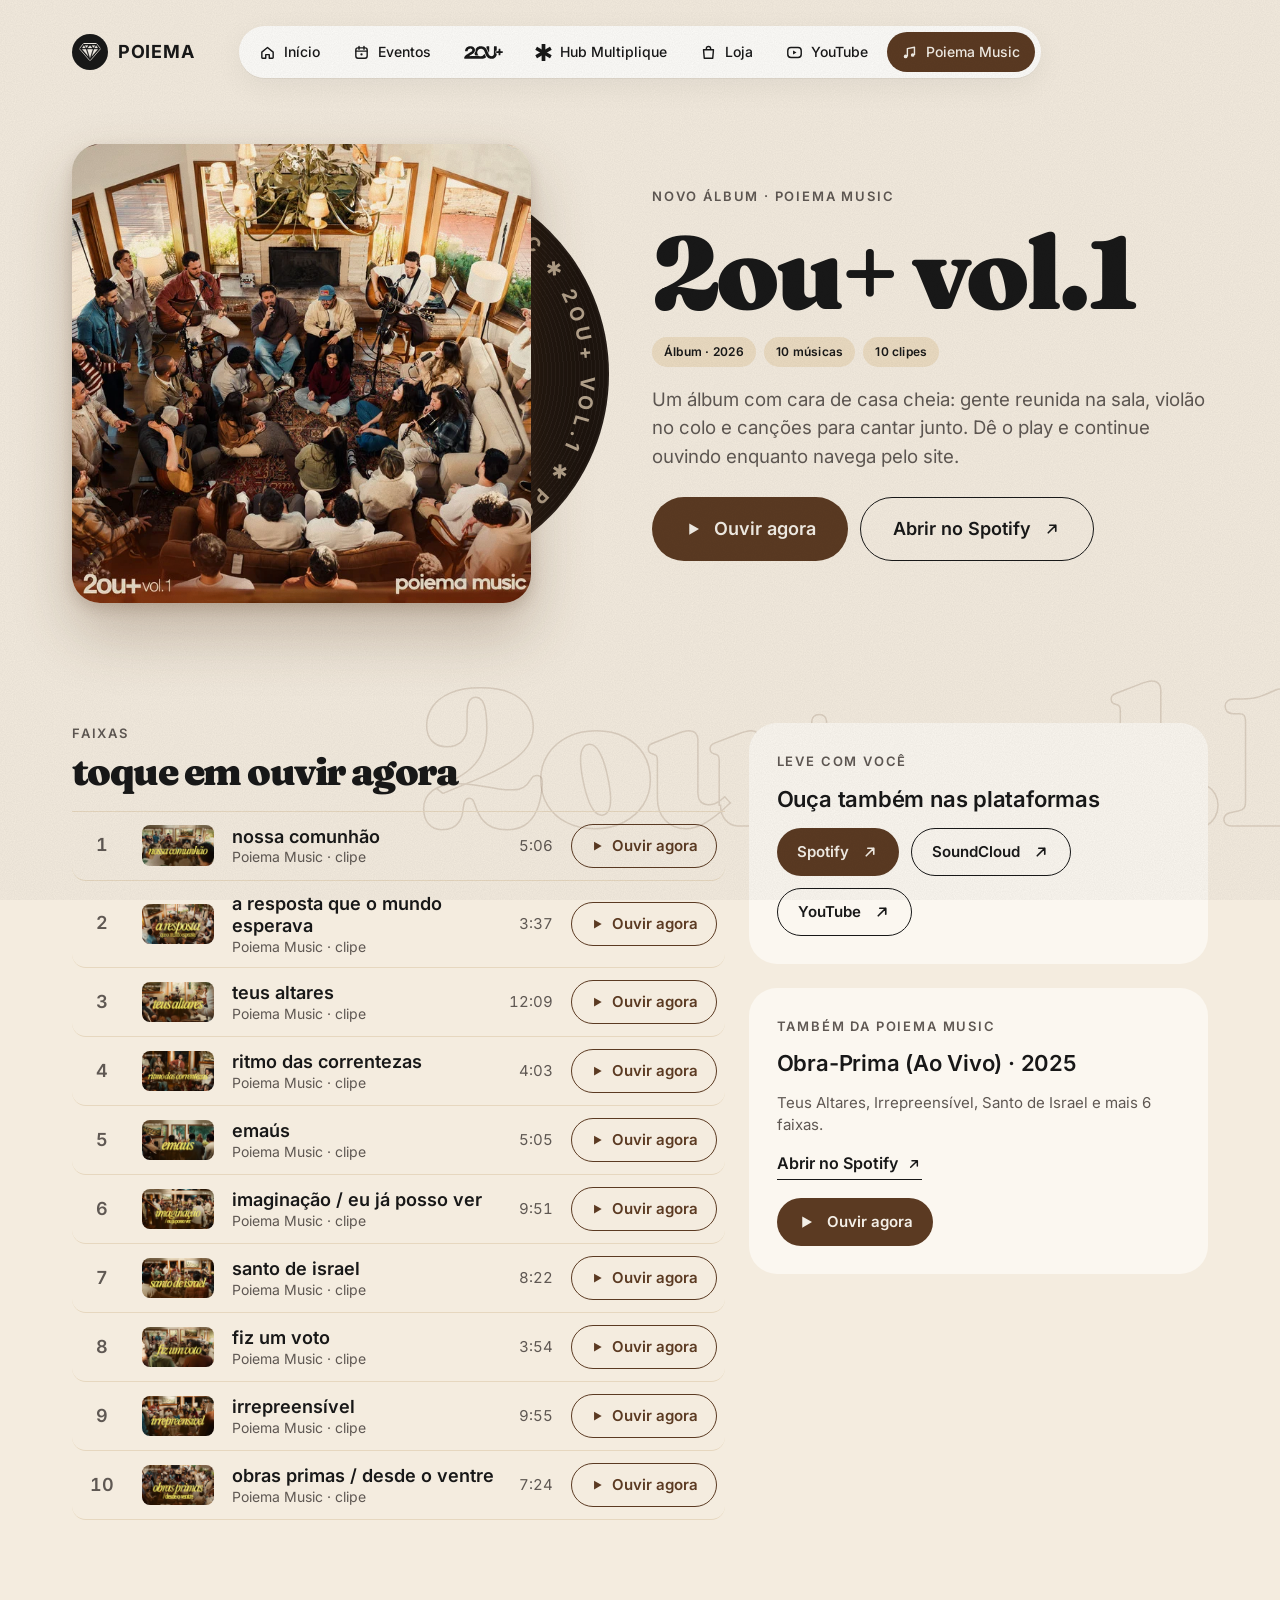
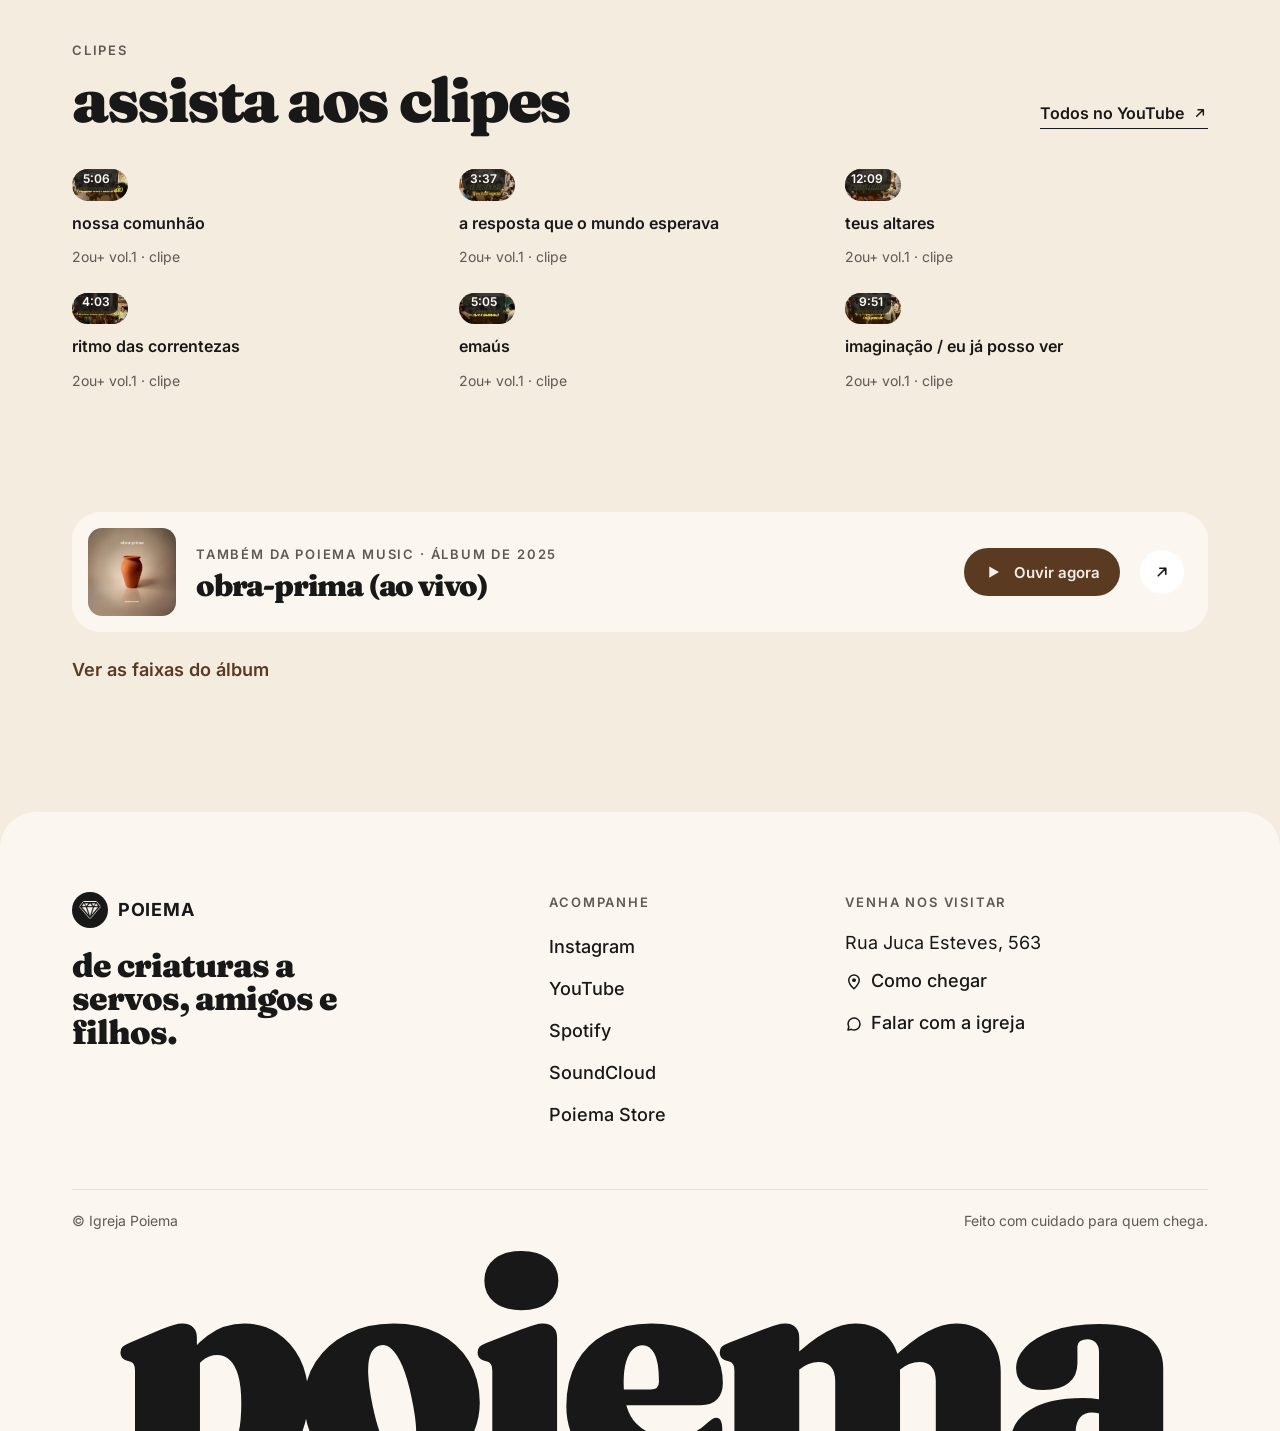
<file: poiema/music.html>
<!DOCTYPE html>
<html lang="pt-BR">
<head>
<meta charset="utf-8">
<meta name="viewport" content="width=device-width, initial-scale=1">
<title>Poiema Music</title>
<meta name="description" content="As músicas da Poiema no Spotify e no SoundCloud.">
<link rel="preload" href="assets/fonts/fraunces-latin-900-normal.woff2" as="font" type="font/woff2" crossorigin>
<link rel="stylesheet" href="css/site.css">
</head>
<body class="pg-music ">
<svg width="0" height="0" style="position:absolute" aria-hidden="true">
<symbol id="i-seta" viewBox="0 0 24 24"><path d="M4 12h15M13 6l6 6-6 6" fill="none" stroke="currentColor" stroke-width="2.2" stroke-linecap="round" stroke-linejoin="round"/></symbol>
<symbol id="i-diag" viewBox="0 0 24 24"><path d="M7 17 17 7M9 7h8v8" fill="none" stroke="currentColor" stroke-width="2.2" stroke-linecap="round" stroke-linejoin="round"/></symbol>
<symbol id="i-play" viewBox="0 0 24 24"><path d="M7 4.5v15l13-7.5z" fill="currentColor"/></symbol>
<symbol id="i-pino" viewBox="0 0 24 24"><path d="M12 21s7-6.2 7-11.5A7 7 0 0 0 5 9.5C5 14.8 12 21 12 21z" fill="none" stroke="currentColor" stroke-width="2"/><circle cx="12" cy="9.5" r="2.6" fill="currentColor"/></symbol>
<symbol id="i-cadeado" viewBox="0 0 24 24"><rect x="4.5" y="10.5" width="15" height="10" rx="3" fill="none" stroke="currentColor" stroke-width="2"/><path d="M8 10.5V8a4 4 0 0 1 8 0v2.5" fill="none" stroke="currentColor" stroke-width="2"/></symbol>
<symbol id="i-conversa" viewBox="0 0 24 24"><path d="M20 12a8 8 0 0 1-11.6 7.1L4 20l1-4.1A8 8 0 1 1 20 12z" fill="none" stroke="currentColor" stroke-width="2" stroke-linejoin="round"/></symbol>
<symbol id="i-menu" viewBox="0 0 24 24"><path d="M4 7h16M4 12h16M4 17h16" stroke="currentColor" stroke-width="2.2" stroke-linecap="round"/></symbol>
<symbol id="i-check" viewBox="0 0 24 24"><path d="m5 12.5 4.5 4.5L19 7.5" fill="none" stroke="currentColor" stroke-width="2.4" stroke-linecap="round" stroke-linejoin="round"/></symbol>
<symbol id="i-relogio" viewBox="0 0 24 24"><circle cx="12" cy="12" r="8.5" fill="none" stroke="currentColor" stroke-width="2"/><path d="M12 7.5V12l3 2" fill="none" stroke="currentColor" stroke-width="2" stroke-linecap="round"/></symbol>
<symbol id="i-alvo" viewBox="0 0 24 24"><circle cx="12" cy="12" r="7" fill="none" stroke="currentColor" stroke-width="2"/><circle cx="12" cy="12" r="2.5" fill="currentColor"/><path d="M12 2v3M12 19v3M2 12h3M19 12h3" stroke="currentColor" stroke-width="2" stroke-linecap="round"/></symbol>
<symbol id="i-sacola" viewBox="0 0 24 24"><path d="M5 8h14l-1 12H6z" fill="none" stroke="currentColor" stroke-width="2" stroke-linejoin="round"/><path d="M9 8V6.5a3 3 0 0 1 6 0V8" fill="none" stroke="currentColor" stroke-width="2"/></symbol>
<symbol id="i-escudo" viewBox="0 0 24 24"><path d="M12 3 5 6v5.5c0 4.4 3 8 7 9.5 4-1.5 7-5.1 7-9.5V6z" fill="none" stroke="currentColor" stroke-width="2" stroke-linejoin="round"/><path d="m9 12 2.2 2.2L15.5 10" fill="none" stroke="currentColor" stroke-width="2" stroke-linecap="round" stroke-linejoin="round"/></symbol>
<symbol id="i-caminhao" viewBox="0 0 24 24"><path d="M3 6h11v10H3zM14 10h4l3 3v3h-7" fill="none" stroke="currentColor" stroke-width="2" stroke-linejoin="round"/><circle cx="7" cy="17.5" r="1.8" fill="currentColor"/><circle cx="17" cy="17.5" r="1.8" fill="currentColor"/></symbol>
<symbol id="i-fone" viewBox="0 0 24 24"><path d="M4 14v-2a8 8 0 0 1 16 0v2" fill="none" stroke="currentColor" stroke-width="2"/><rect x="3" y="13" width="5" height="7" rx="2" fill="currentColor"/><rect x="16" y="13" width="5" height="7" rx="2" fill="currentColor"/></symbol>
<symbol id="i-pausa" viewBox="0 0 24 24"><rect x="6" y="5" width="4.2" height="14" rx="1.2" fill="currentColor"/><rect x="13.8" y="5" width="4.2" height="14" rx="1.2" fill="currentColor"/></symbol>
<symbol id="i-anterior" viewBox="0 0 24 24"><path d="M18 5v14L8 12z" fill="currentColor"/><rect x="5" y="5" width="2.6" height="14" rx="1" fill="currentColor"/></symbol>
<symbol id="i-fechar" viewBox="0 0 24 24"><path d="M6 6l12 12M18 6 6 18" stroke="currentColor" stroke-width="2.2" stroke-linecap="round"/></symbol>
<symbol id="i-casa" viewBox="0 0 24 24"><path d="M4 11.5 12 5l8 6.5V19a1 1 0 0 1-1 1h-4.5v-5h-5v5H5a1 1 0 0 1-1-1z" fill="none" stroke="currentColor" stroke-width="2" stroke-linejoin="round"/></symbol>
<symbol id="i-calendario" viewBox="0 0 24 24"><rect x="4" y="5.5" width="16" height="14.5" rx="3" fill="none" stroke="currentColor" stroke-width="2"/><path d="M4 10h16M8.5 3.5v4M15.5 3.5v4" stroke="currentColor" stroke-width="2" stroke-linecap="round"/><circle cx="12" cy="14.8" r="1.6" fill="currentColor"/></symbol>
<symbol id="i-video" viewBox="0 0 24 24"><rect x="2.5" y="5" width="19" height="14" rx="4.5" fill="none" stroke="currentColor" stroke-width="2"/><path d="M10 9.2v5.6l4.8-2.8z" fill="currentColor"/></symbol>
<symbol id="i-nota" viewBox="0 0 24 24"><path d="M9 17.5V6.5l10-2v11" fill="none" stroke="currentColor" stroke-width="2" stroke-linejoin="round"/><circle cx="6.5" cy="17.5" r="2.6" fill="currentColor"/><circle cx="16.5" cy="15.5" r="2.6" fill="currentColor"/></symbol>
<symbol id="i-porta" viewBox="0 0 24 24"><path d="M6 20V4.5h12V20M3.5 20h17" fill="none" stroke="currentColor" stroke-width="2" stroke-linecap="round" stroke-linejoin="round"/><circle cx="14.5" cy="12.5" r="1.3" fill="currentColor"/></symbol>
<symbol id="i-mesa" viewBox="0 0 24 24"><path d="M2.5 11h19M5 11l-1 8M19 11l1 8M8 8.5a4 2 0 0 1 8 0" fill="none" stroke="currentColor" stroke-width="2" stroke-linecap="round" stroke-linejoin="round"/></symbol>
<symbol id="i-livro" viewBox="0 0 24 24"><path d="M12 6.5C10 5 7 4.5 4 5v13c3-.5 6 0 8 1.5 2-1.5 5-2 8-1.5V5c-3-.5-6 0-8 1.5zM12 6.5V19" fill="none" stroke="currentColor" stroke-width="2" stroke-linejoin="round"/></symbol>
<symbol id="i-coracao" viewBox="0 0 24 24"><path d="M12 20s-7-4.4-7-10a4 4 0 0 1 7-2.6A4 4 0 0 1 19 10c0 5.6-7 10-7 10z" fill="none" stroke="currentColor" stroke-width="2" stroke-linejoin="round"/></symbol>
<symbol id="i-asterisco" viewBox="0 0 100 100"><g fill="currentColor"><rect x="39" y="0" width="22" height="100" rx="3"/><rect x="39" y="0" width="22" height="100" rx="3" transform="rotate(60 50 50)"/><rect x="39" y="0" width="22" height="100" rx="3" transform="rotate(120 50 50)"/></g></symbol>
</svg>
<a class="sr-only" href="#conteudo">Pular para o conteúdo</a>
<header class="header" data-spec="Header · fixo · 104 (desk) / 72 (mobile)">
  <div class="container">
    <a class="logo logo-vivo" href="index.html" aria-label="Poiema, página inicial"><span class="selo-wrap"><img class="selo-diamante" src="assets/logo/poiema-selo-preto.svg" alt=""></span><span class="logo-nome">POIEMA</span><span class="bolha" aria-hidden="true">você está feliz?</span></a>
    <nav class="nav" aria-label="Principal"><a href="index.html" title="Início"><svg class="icone-aba" aria-hidden="true"><use href="#i-casa"/></svg><span class="rotulo">Início</span></a><a href="eventos.html" title="Eventos"><svg class="icone-aba" aria-hidden="true"><use href="#i-calendario"/></svg><span class="rotulo">Eventos</span></a><a href="2oumais.html" title="2ou+"><img class="logo-2ou" src="assets/logo/logo-2oumais-preto.svg" alt="2ou+"></a><a href="hub-multiplique.html" title="Hub Multiplique"><svg class="icone-aba asterisco" aria-hidden="true"><use href="#i-asterisco"/></svg><span class="rotulo">Hub Multiplique</span></a><a href="loja.html" title="Loja"><svg class="icone-aba" aria-hidden="true"><use href="#i-sacola"/></svg><span class="rotulo">Loja</span></a><a href="youtube.html" title="YouTube"><svg class="icone-aba" aria-hidden="true"><use href="#i-video"/></svg><span class="rotulo">YouTube</span></a><a href="music.html" aria-current="page" title="Poiema Music"><svg class="icone-aba" aria-hidden="true"><use href="#i-nota"/></svg><span class="rotulo">Poiema Music</span></a></nav>
    <span></span>
  </div>
</header>
<button class="menu-flutuante" aria-expanded="false" aria-controls="menu-folha" data-spec="Menu flutuante · 56 · zona do polegar"><svg class="icone" aria-hidden="true"><use href="#i-menu"/></svg>Menu</button>
<div class="menu-folha" id="menu-folha" aria-hidden="true">
  <div class="veu" data-fechar></div>
  <div class="folha" role="dialog" aria-modal="true" aria-label="Menu">
    <div class="alca"></div>
    <nav aria-label="Principal (mobile)"><a href="index.html" title="Início"><svg class="icone-aba" aria-hidden="true"><use href="#i-casa"/></svg><span class="rotulo">Início</span></a><a href="eventos.html" title="Eventos"><svg class="icone-aba" aria-hidden="true"><use href="#i-calendario"/></svg><span class="rotulo">Eventos</span></a><a href="2oumais.html" title="2ou+"><img class="logo-2ou-folha" src="assets/logo/logo-2oumais-preto.svg" alt="2ou+"></a><a href="hub-multiplique.html" title="Hub Multiplique"><svg class="icone-aba asterisco" aria-hidden="true"><use href="#i-asterisco"/></svg><span class="rotulo">Hub Multiplique</span></a><a href="loja.html" title="Loja"><svg class="icone-aba" aria-hidden="true"><use href="#i-sacola"/></svg><span class="rotulo">Loja</span></a><a href="youtube.html" title="YouTube"><svg class="icone-aba" aria-hidden="true"><use href="#i-video"/></svg><span class="rotulo">YouTube</span></a><a href="music.html" aria-current="page" title="Poiema Music"><svg class="icone-aba" aria-hidden="true"><use href="#i-nota"/></svg><span class="rotulo">Poiema Music</span></a></nav>
    <button class="botao botao--contorno fechar" data-fechar>Fechar</button>
  </div>
</div>
<main id="conteudo">
<section class="container album" data-spec="Lançamento · capa + vinil + ouvir agora">
  <div class="capa-album capa-album--scratch" data-revelar data-vinil><span class="vinil" aria-hidden="true"><svg class="vinil-texto" viewBox="0 0 200 200"><defs><path id="anel" d="M100,100 m-86,0 a86,86 0 1,1 172,0 a86,86 0 1,1 -172,0"/></defs><text><textPath href="#anel">2OU+ VOL.1 ✱ POIEMA MUSIC ✱ 2OU+ VOL.1 ✱ POIEMA MUSIC ✱ </textPath></text></svg></span><img src="assets/music/capa-2oumais-vol1.webp" alt="Capa do álbum 2ou+ vol.1, da Poiema Music"></div>
  <div class="texto">
    <p class="sobretitulo">Novo álbum · Poiema Music</p>
    <h1 class="display">2ou+ vol.1</h1>
    <div class="meta-album"><span class="etiqueta">Álbum · 2026</span><span class="etiqueta">10 músicas</span><span class="etiqueta">10 clipes</span></div>
    <p class="lead">Um álbum com cara de casa cheia: gente reunida na sala, violão no colo e canções para cantar junto. Dê o play e continue ouvindo enquanto navega pelo site.</p>
    <div class="acoes"><button class="botao botao--primario botao--g" data-ouvir="0"><svg class="icone" aria-hidden="true"><use href="#i-play"/></svg>Ouvir agora</button><a class="botao botao--contorno botao--g" href="https://open.spotify.com/album/0LScGhQOZFQgVkup2DJ61B">Abrir no Spotify<svg class="icone" aria-hidden="true"><use href="#i-diag"/></svg></a></div>
  </div>
</section>

<section class="secao container com-deco" data-spec="Faixas + clipes · 'ouvir agora' em cada faixa">
  <span class="palavra-fundo pf-music" aria-hidden="true" data-vel="-0.08">2ou+ vol.1</span><div class="musica-grade">
    <div class="lista">
      <div class="cabecalho-secao" style="margin-bottom:20px"><div><p class="sobretitulo">Faixas</p><h2 class="display t-3" style="margin-top:8px">toque em ouvir agora</h2></div></div>
      <ol class="faixas-album"><li class="faixa" data-faixa="0"><span class="n">1</span><img class="mini" src="assets/music/clipe-01-nossa-comunhao.webp" alt="" loading="lazy"><span class="nome">nossa comunhão<small>Poiema Music · clipe</small></span><span class="dur">5:06</span><button class="ouvir" data-ouvir="0" aria-label="Ouvir agora: nossa comunhão"><svg class="icone" aria-hidden="true"><use href="#i-play"/></svg><span>Ouvir agora</span></button></li><li class="faixa" data-faixa="1"><span class="n">2</span><img class="mini" src="assets/music/clipe-02-a-resposta.webp" alt="" loading="lazy"><span class="nome">a resposta que o mundo esperava<small>Poiema Music · clipe</small></span><span class="dur">3:37</span><button class="ouvir" data-ouvir="1" aria-label="Ouvir agora: a resposta que o mundo esperava"><svg class="icone" aria-hidden="true"><use href="#i-play"/></svg><span>Ouvir agora</span></button></li><li class="faixa" data-faixa="2"><span class="n">3</span><img class="mini" src="assets/music/clipe-03-teus-altares.webp" alt="" loading="lazy"><span class="nome">teus altares<small>Poiema Music · clipe</small></span><span class="dur">12:09</span><button class="ouvir" data-ouvir="2" aria-label="Ouvir agora: teus altares"><svg class="icone" aria-hidden="true"><use href="#i-play"/></svg><span>Ouvir agora</span></button></li><li class="faixa" data-faixa="3"><span class="n">4</span><img class="mini" src="assets/music/clipe-04-ritmo-das-correntezas.webp" alt="" loading="lazy"><span class="nome">ritmo das correntezas<small>Poiema Music · clipe</small></span><span class="dur">4:03</span><button class="ouvir" data-ouvir="3" aria-label="Ouvir agora: ritmo das correntezas"><svg class="icone" aria-hidden="true"><use href="#i-play"/></svg><span>Ouvir agora</span></button></li><li class="faixa" data-faixa="4"><span class="n">5</span><img class="mini" src="assets/music/clipe-05-emaus.webp" alt="" loading="lazy"><span class="nome">emaús<small>Poiema Music · clipe</small></span><span class="dur">5:05</span><button class="ouvir" data-ouvir="4" aria-label="Ouvir agora: emaús"><svg class="icone" aria-hidden="true"><use href="#i-play"/></svg><span>Ouvir agora</span></button></li><li class="faixa" data-faixa="5"><span class="n">6</span><img class="mini" src="assets/music/clipe-06-imaginacao.webp" alt="" loading="lazy"><span class="nome">imaginação / eu já posso ver<small>Poiema Music · clipe</small></span><span class="dur">9:51</span><button class="ouvir" data-ouvir="5" aria-label="Ouvir agora: imaginação / eu já posso ver"><svg class="icone" aria-hidden="true"><use href="#i-play"/></svg><span>Ouvir agora</span></button></li><li class="faixa" data-faixa="6"><span class="n">7</span><img class="mini" src="assets/music/clipe-07-santo-de-israel.webp" alt="" loading="lazy"><span class="nome">santo de israel<small>Poiema Music · clipe</small></span><span class="dur">8:22</span><button class="ouvir" data-ouvir="6" aria-label="Ouvir agora: santo de israel"><svg class="icone" aria-hidden="true"><use href="#i-play"/></svg><span>Ouvir agora</span></button></li><li class="faixa" data-faixa="7"><span class="n">8</span><img class="mini" src="assets/music/clipe-08-fiz-um-voto.webp" alt="" loading="lazy"><span class="nome">fiz um voto<small>Poiema Music · clipe</small></span><span class="dur">3:54</span><button class="ouvir" data-ouvir="7" aria-label="Ouvir agora: fiz um voto"><svg class="icone" aria-hidden="true"><use href="#i-play"/></svg><span>Ouvir agora</span></button></li><li class="faixa" data-faixa="8"><span class="n">9</span><img class="mini" src="assets/music/clipe-09-irrepreensivel.webp" alt="" loading="lazy"><span class="nome">irrepreensível<small>Poiema Music · clipe</small></span><span class="dur">9:55</span><button class="ouvir" data-ouvir="8" aria-label="Ouvir agora: irrepreensível"><svg class="icone" aria-hidden="true"><use href="#i-play"/></svg><span>Ouvir agora</span></button></li><li class="faixa" data-faixa="9"><span class="n">10</span><img class="mini" src="assets/music/clipe-10-obras-primas.webp" alt="" loading="lazy"><span class="nome">obras primas / desde o ventre<small>Poiema Music · clipe</small></span><span class="dur">7:24</span><button class="ouvir" data-ouvir="9" aria-label="Ouvir agora: obras primas / desde o ventre"><svg class="icone" aria-hidden="true"><use href="#i-play"/></svg><span>Ouvir agora</span></button></li></ol>
    </div>
    <aside class="aside">
      <div class="cartao-plataforma"><p class="sobretitulo">Leve com você</p><h3 class="titulo-card">Ouça também nas plataformas</h3><div class="linha"><a class="botao botao--primario botao--p" href="https://open.spotify.com/album/0LScGhQOZFQgVkup2DJ61B">Spotify<svg class="icone" aria-hidden="true"><use href="#i-diag"/></svg></a><a class="botao botao--contorno botao--p" href="https://soundcloud.com/poiema-music">SoundCloud<svg class="icone" aria-hidden="true"><use href="#i-diag"/></svg></a><a class="botao botao--contorno botao--p" href="https://www.youtube.com/results?search_query=poiema+music+2ou%2B+vol.1">YouTube<svg class="icone" aria-hidden="true"><use href="#i-diag"/></svg></a></div></div>
      <div class="cartao-plataforma"><p class="sobretitulo">Também da Poiema Music</p><h3 class="titulo-card">Obra-Prima (Ao Vivo) · 2025</h3><p class="pequeno cor-2">Teus Altares, Irrepreensível, Santo de Israel e mais 6 faixas.</p><a class="link-seta" href="https://open.spotify.com/album/5O44oRkEeGk3BUziSasC3W" style="align-self:flex-start">Abrir no Spotify<svg class="icone" aria-hidden="true"><use href="#i-diag"/></svg></a><button class="botao botao--primario botao--p" data-ouvir="10" style="align-self:flex-start;margin-top:4px"><svg class="icone" aria-hidden="true"><use href="#i-play"/></svg>Ouvir agora</button></div>
    </aside>
  </div>
</section>

<section class="container" data-spec="Clipes · grade 3 col">
  <div class="cabecalho-secao"><div><p class="sobretitulo">Clipes</p><h2 class="display t-2">assista aos clipes</h2></div><a class="link-seta" href="https://www.youtube.com/results?search_query=poiema+music+2ou%2B+vol.1">Todos no YouTube<svg class="icone" aria-hidden="true"><use href="#i-diag"/></svg></a></div>
  <div class="clipes"><button class="clipe" data-ouvir="0"><div class="thumb"><img src="assets/music/clipe-01-nossa-comunhao.webp" alt="" loading="lazy"><span class="play"><svg class="icone" aria-hidden="true"><use href="#i-play"/></svg></span><span class="duracao">5:06</span></div><h3>nossa comunhão</h3><p class="meta">2ou+ vol.1 · clipe</p></button><button class="clipe" data-ouvir="1"><div class="thumb"><img src="assets/music/clipe-02-a-resposta.webp" alt="" loading="lazy"><span class="play"><svg class="icone" aria-hidden="true"><use href="#i-play"/></svg></span><span class="duracao">3:37</span></div><h3>a resposta que o mundo esperava</h3><p class="meta">2ou+ vol.1 · clipe</p></button><button class="clipe" data-ouvir="2"><div class="thumb"><img src="assets/music/clipe-03-teus-altares.webp" alt="" loading="lazy"><span class="play"><svg class="icone" aria-hidden="true"><use href="#i-play"/></svg></span><span class="duracao">12:09</span></div><h3>teus altares</h3><p class="meta">2ou+ vol.1 · clipe</p></button><button class="clipe" data-ouvir="3"><div class="thumb"><img src="assets/music/clipe-04-ritmo-das-correntezas.webp" alt="" loading="lazy"><span class="play"><svg class="icone" aria-hidden="true"><use href="#i-play"/></svg></span><span class="duracao">4:03</span></div><h3>ritmo das correntezas</h3><p class="meta">2ou+ vol.1 · clipe</p></button><button class="clipe" data-ouvir="4"><div class="thumb"><img src="assets/music/clipe-05-emaus.webp" alt="" loading="lazy"><span class="play"><svg class="icone" aria-hidden="true"><use href="#i-play"/></svg></span><span class="duracao">5:05</span></div><h3>emaús</h3><p class="meta">2ou+ vol.1 · clipe</p></button><button class="clipe" data-ouvir="5"><div class="thumb"><img src="assets/music/clipe-06-imaginacao.webp" alt="" loading="lazy"><span class="play"><svg class="icone" aria-hidden="true"><use href="#i-play"/></svg></span><span class="duracao">9:51</span></div><h3>imaginação / eu já posso ver</h3><p class="meta">2ou+ vol.1 · clipe</p></button></div>
</section>

<section class="secao container" data-spec="Outro álbum · discreto, com player">
  <div class="disco-mini disco-mini--player" data-revelar>
    <img src="assets/music/capa-obra-prima.webp" alt="" loading="lazy">
    <span><small class="sobretitulo">Também da Poiema Music · álbum de 2025</small><b class="display">obra-prima (ao vivo)</b></span>
    <button class="botao botao--primario botao--p" data-ouvir="10"><svg class="icone" aria-hidden="true"><use href="#i-play"/></svg>Ouvir agora</button>
    <a class="ir" href="https://open.spotify.com/album/5O44oRkEeGk3BUziSasC3W" aria-label="Abrir no Spotify"><svg class="icone" aria-hidden="true"><use href="#i-diag"/></svg></a>
  </div>
  <details class="faixas-antigas"><summary>Ver as faixas do álbum</summary><ol class="faixas-album"><li class="faixa faixa--compacta" data-faixa="10"><span class="n">1</span><span class="nome">Teus Altares<small>André Brisa, Morada · ao vivo</small></span><span class="dur">8:13</span><button class="ouvir" data-ouvir="10" aria-label="Ouvir agora: Teus Altares"><svg class="icone" aria-hidden="true"><use href="#i-play"/></svg><span>Ouvir agora</span></button></li><li class="faixa faixa--compacta" data-faixa="11"><span class="n">2</span><span class="nome">Uma Nova Canção<small>André Brisa, Morada · ao vivo</small></span><span class="dur">5:11</span><button class="ouvir" data-ouvir="11" aria-label="Ouvir agora: Uma Nova Canção"><svg class="icone" aria-hidden="true"><use href="#i-play"/></svg><span>Ouvir agora</span></button></li><li class="faixa faixa--compacta" data-faixa="12"><span class="n">3</span><span class="nome">Santo de Israel<small>André Brisa, Morada · ao vivo</small></span><span class="dur">9:47</span><button class="ouvir" data-ouvir="12" aria-label="Ouvir agora: Santo de Israel"><svg class="icone" aria-hidden="true"><use href="#i-play"/></svg><span>Ouvir agora</span></button></li><li class="faixa faixa--compacta" data-faixa="13"><span class="n">4</span><span class="nome">Irrepreensível<small>André Brisa, Léo Barreto · ao vivo</small></span><span class="dur">8:11</span><button class="ouvir" data-ouvir="13" aria-label="Ouvir agora: Irrepreensível"><svg class="icone" aria-hidden="true"><use href="#i-play"/></svg><span>Ouvir agora</span></button></li><li class="faixa faixa--compacta" data-faixa="14"><span class="n">5</span><span class="nome">Obras-Primas<small>André Brisa, Léo Barreto · ao vivo</small></span><span class="dur">6:06</span><button class="ouvir" data-ouvir="14" aria-label="Ouvir agora: Obras-Primas"><svg class="icone" aria-hidden="true"><use href="#i-play"/></svg><span>Ouvir agora</span></button></li><li class="faixa faixa--compacta" data-faixa="15"><span class="n">6</span><span class="nome">Desde o Ventre<small>André Brisa, Léo Barreto · ao vivo</small></span><span class="dur">5:49</span><button class="ouvir" data-ouvir="15" aria-label="Ouvir agora: Desde o Ventre"><svg class="icone" aria-hidden="true"><use href="#i-play"/></svg><span>Ouvir agora</span></button></li><li class="faixa faixa--compacta" data-faixa="16"><span class="n">8</span><span class="nome">Imaginação<small>André Brisa, Salvaon · ao vivo</small></span><span class="dur">9:24</span><button class="ouvir" data-ouvir="16" aria-label="Ouvir agora: Imaginação"><svg class="icone" aria-hidden="true"><use href="#i-play"/></svg><span>Ouvir agora</span></button></li><li class="faixa faixa--compacta" data-faixa="17"><span class="n">9</span><span class="nome">Eu Já Posso Ver<small>André Brisa, Salvaon · ao vivo</small></span><span class="dur">6:34</span><button class="ouvir" data-ouvir="17" aria-label="Ouvir agora: Eu Já Posso Ver"><svg class="icone" aria-hidden="true"><use href="#i-play"/></svg><span>Ouvir agora</span></button></li></ol></details>
</section>
</main>
<footer class="rodape" data-spec="Rodapé">
  <div class="container">
    <div class="colunas">
      <div class="pilha" style="gap:20px">
        <a class="logo" href="index.html"><img class="selo-diamante" src="assets/logo/poiema-selo-preto.svg" alt="">POIEMA</a>
        <p class="frase">De criaturas a servos, amigos e filhos.</p>
      </div>
      <div>
        <h3>Acompanhe</h3>
        <ul>
          <li><a href="https://www.instagram.com/poiemataubate/">Instagram</a></li>
          <li><a href="https://www.youtube.com/@poiemataubate">YouTube</a></li>
          <li><a href="https://open.spotify.com/artist/3J1DPzxFle820jJFvkSrvf">Spotify</a></li>
          <li><a href="https://soundcloud.com/poiema-music">SoundCloud</a></li>
          <li><a href="https://poiemastore.com.br">Poiema Store</a></li>
        </ul>
      </div>
      <div>
        <h3>Venha nos visitar</h3>
        <ul>
          <li><span>Rua Juca Esteves, 563</span></li>
          <li><a href="https://www.google.com/maps/search/?api=1&query=Rua+Juca+Esteves+563"><svg class="icone" aria-hidden="true"><use href="#i-pino"/></svg>Como chegar</a></li>
          <li><a href="#whatsapp-igreja"><svg class="icone" aria-hidden="true"><use href="#i-conversa"/></svg>Falar com a igreja</a></li>
        </ul>
      </div>
    </div>
    <div class="base"><span>© Igreja Poiema</span><span>Feito com cuidado para quem chega.</span></div>
  </div>
  <div class="marca-gigante" aria-hidden="true">poiema</div>
</footer>
<script src="js/site.js"></script>
</body>
</html>
</file>
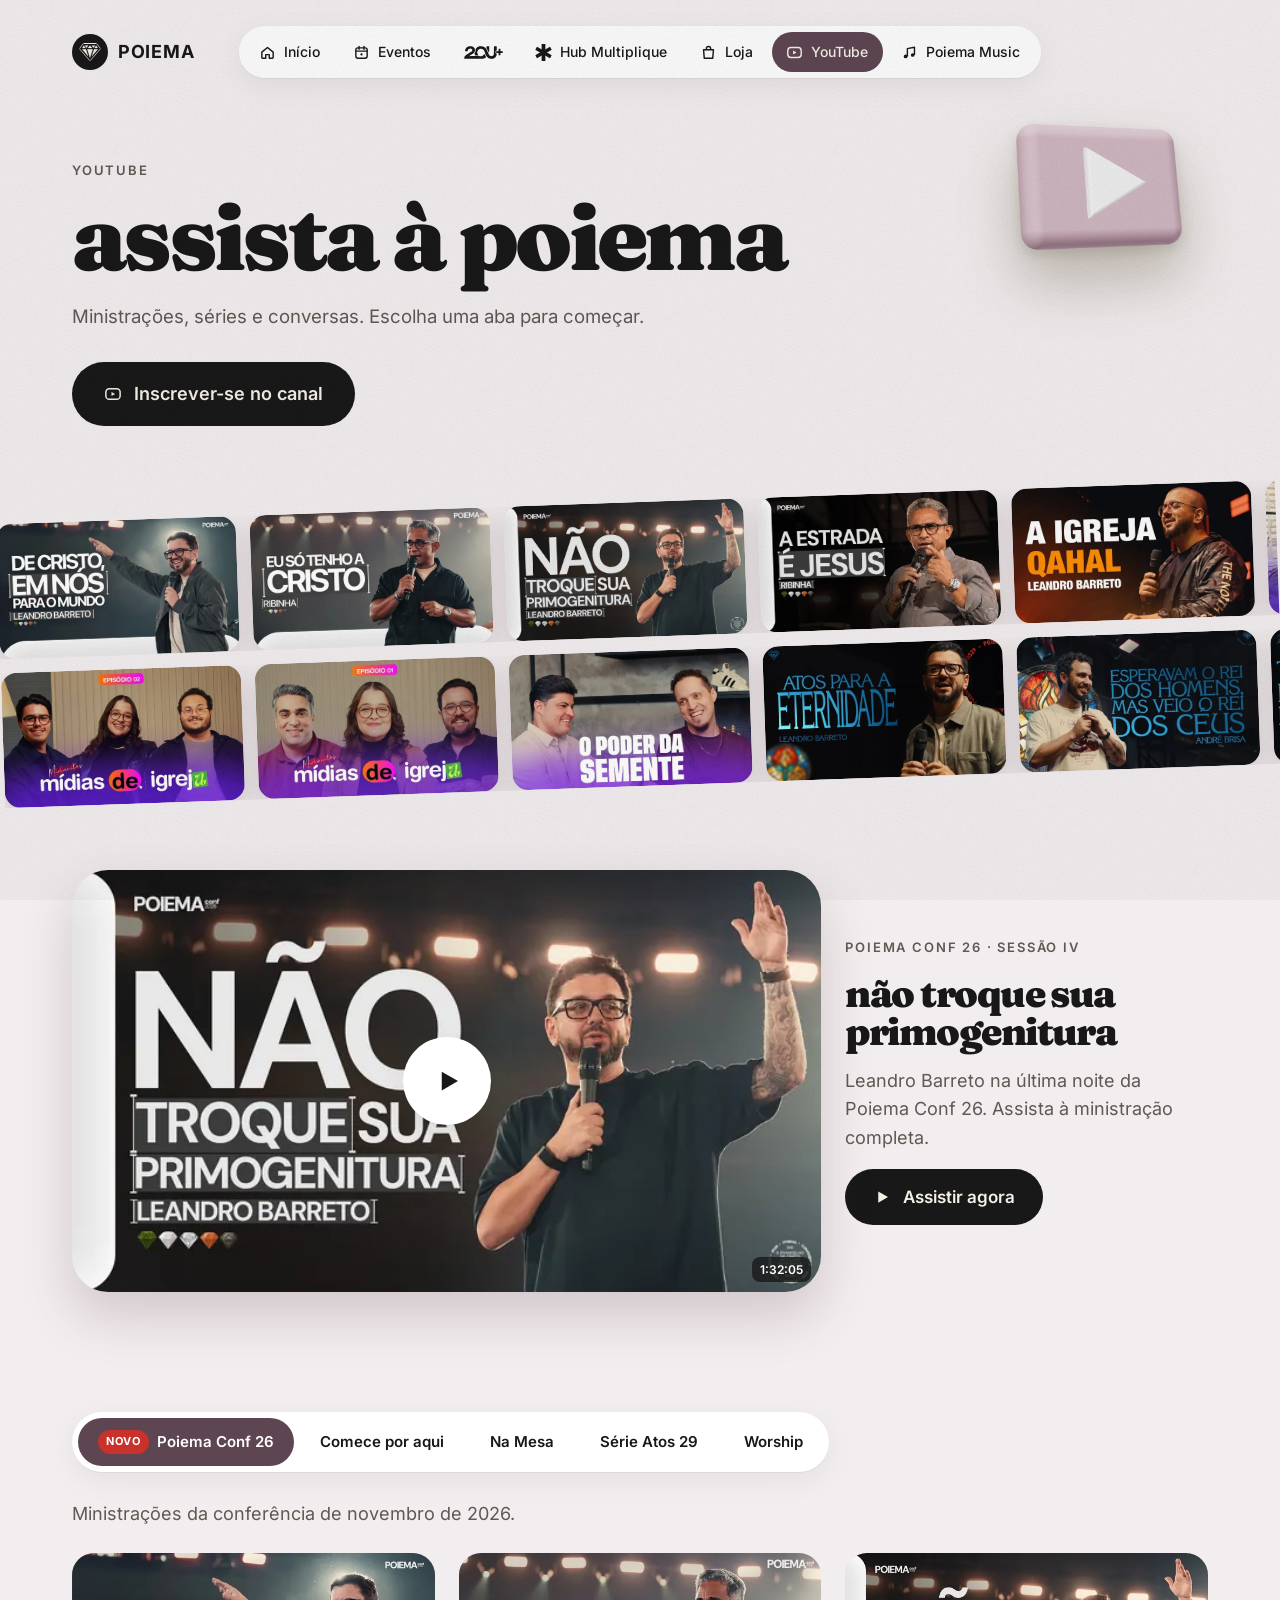
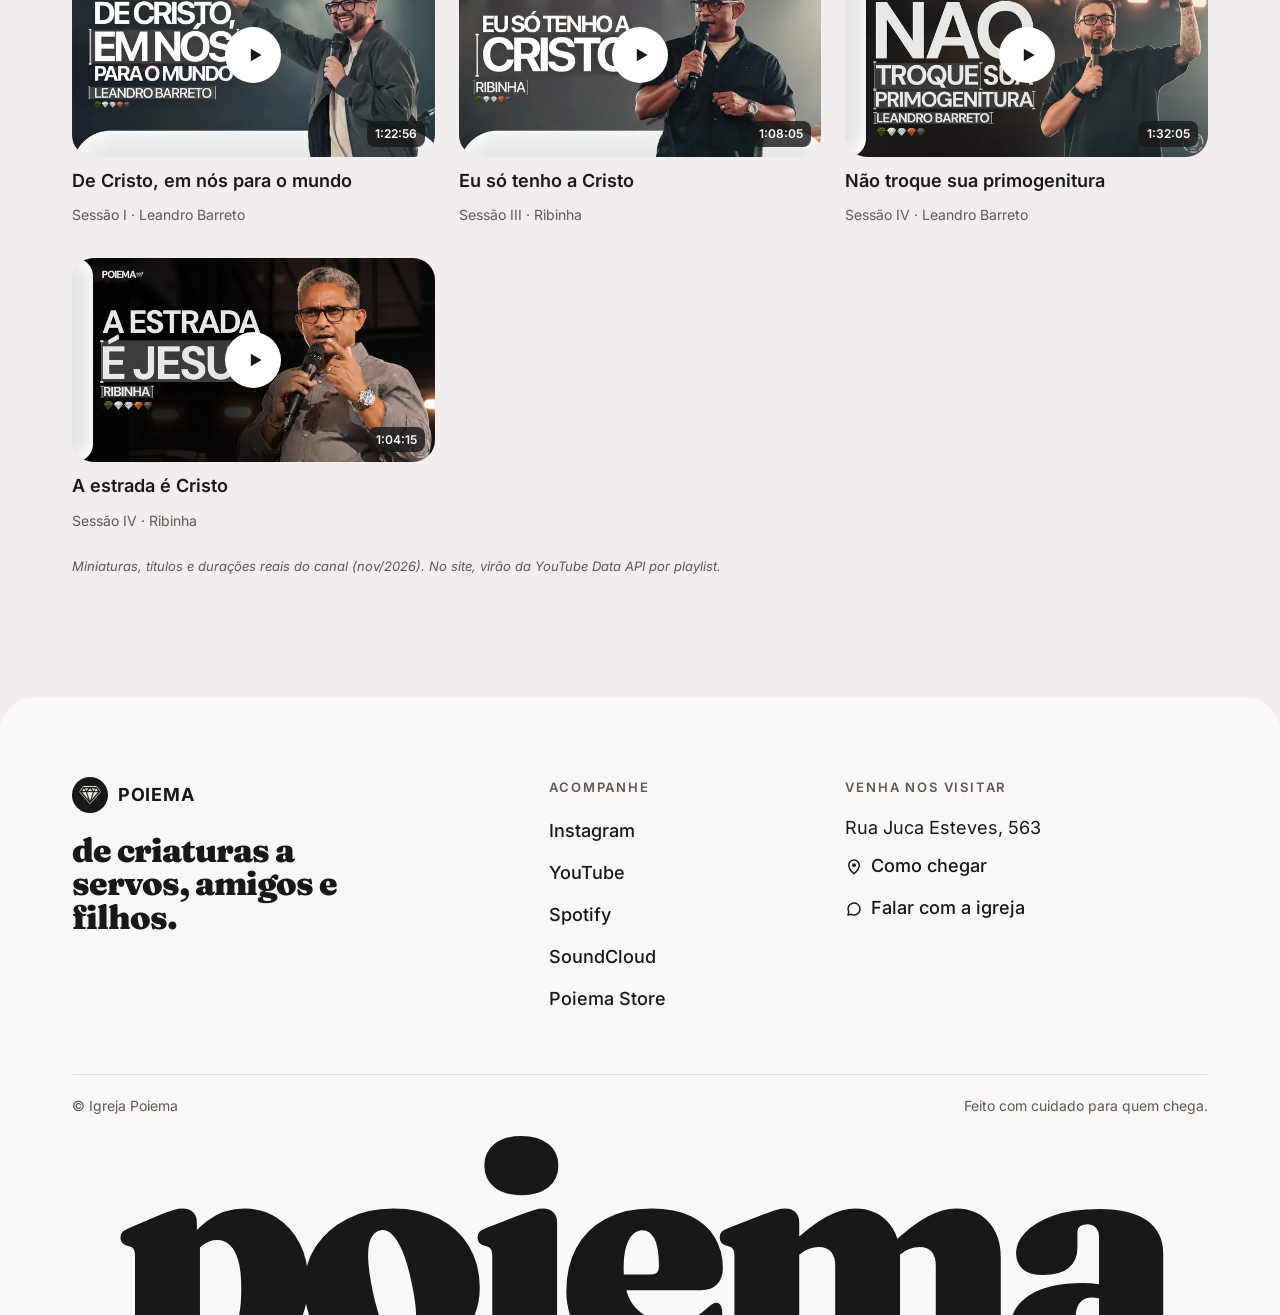
<file: poiema/youtube.html>
<!DOCTYPE html>
<html lang="pt-BR">
<head>
<meta charset="utf-8">
<meta name="viewport" content="width=device-width, initial-scale=1">
<title>YouTube · Poiema</title>
<meta name="description" content="Cultos, séries e conversas da Poiema.">
<link rel="preload" href="assets/fonts/fraunces-latin-900-normal.woff2" as="font" type="font/woff2" crossorigin>
<link rel="stylesheet" href="css/site.css">
</head>
<body class="pg-youtube ">
<svg width="0" height="0" style="position:absolute" aria-hidden="true">
<symbol id="i-seta" viewBox="0 0 24 24"><path d="M4 12h15M13 6l6 6-6 6" fill="none" stroke="currentColor" stroke-width="2.2" stroke-linecap="round" stroke-linejoin="round"/></symbol>
<symbol id="i-diag" viewBox="0 0 24 24"><path d="M7 17 17 7M9 7h8v8" fill="none" stroke="currentColor" stroke-width="2.2" stroke-linecap="round" stroke-linejoin="round"/></symbol>
<symbol id="i-play" viewBox="0 0 24 24"><path d="M7 4.5v15l13-7.5z" fill="currentColor"/></symbol>
<symbol id="i-pino" viewBox="0 0 24 24"><path d="M12 21s7-6.2 7-11.5A7 7 0 0 0 5 9.5C5 14.8 12 21 12 21z" fill="none" stroke="currentColor" stroke-width="2"/><circle cx="12" cy="9.5" r="2.6" fill="currentColor"/></symbol>
<symbol id="i-cadeado" viewBox="0 0 24 24"><rect x="4.5" y="10.5" width="15" height="10" rx="3" fill="none" stroke="currentColor" stroke-width="2"/><path d="M8 10.5V8a4 4 0 0 1 8 0v2.5" fill="none" stroke="currentColor" stroke-width="2"/></symbol>
<symbol id="i-conversa" viewBox="0 0 24 24"><path d="M20 12a8 8 0 0 1-11.6 7.1L4 20l1-4.1A8 8 0 1 1 20 12z" fill="none" stroke="currentColor" stroke-width="2" stroke-linejoin="round"/></symbol>
<symbol id="i-menu" viewBox="0 0 24 24"><path d="M4 7h16M4 12h16M4 17h16" stroke="currentColor" stroke-width="2.2" stroke-linecap="round"/></symbol>
<symbol id="i-check" viewBox="0 0 24 24"><path d="m5 12.5 4.5 4.5L19 7.5" fill="none" stroke="currentColor" stroke-width="2.4" stroke-linecap="round" stroke-linejoin="round"/></symbol>
<symbol id="i-relogio" viewBox="0 0 24 24"><circle cx="12" cy="12" r="8.5" fill="none" stroke="currentColor" stroke-width="2"/><path d="M12 7.5V12l3 2" fill="none" stroke="currentColor" stroke-width="2" stroke-linecap="round"/></symbol>
<symbol id="i-alvo" viewBox="0 0 24 24"><circle cx="12" cy="12" r="7" fill="none" stroke="currentColor" stroke-width="2"/><circle cx="12" cy="12" r="2.5" fill="currentColor"/><path d="M12 2v3M12 19v3M2 12h3M19 12h3" stroke="currentColor" stroke-width="2" stroke-linecap="round"/></symbol>
<symbol id="i-sacola" viewBox="0 0 24 24"><path d="M5 8h14l-1 12H6z" fill="none" stroke="currentColor" stroke-width="2" stroke-linejoin="round"/><path d="M9 8V6.5a3 3 0 0 1 6 0V8" fill="none" stroke="currentColor" stroke-width="2"/></symbol>
<symbol id="i-escudo" viewBox="0 0 24 24"><path d="M12 3 5 6v5.5c0 4.4 3 8 7 9.5 4-1.5 7-5.1 7-9.5V6z" fill="none" stroke="currentColor" stroke-width="2" stroke-linejoin="round"/><path d="m9 12 2.2 2.2L15.5 10" fill="none" stroke="currentColor" stroke-width="2" stroke-linecap="round" stroke-linejoin="round"/></symbol>
<symbol id="i-caminhao" viewBox="0 0 24 24"><path d="M3 6h11v10H3zM14 10h4l3 3v3h-7" fill="none" stroke="currentColor" stroke-width="2" stroke-linejoin="round"/><circle cx="7" cy="17.5" r="1.8" fill="currentColor"/><circle cx="17" cy="17.5" r="1.8" fill="currentColor"/></symbol>
<symbol id="i-fone" viewBox="0 0 24 24"><path d="M4 14v-2a8 8 0 0 1 16 0v2" fill="none" stroke="currentColor" stroke-width="2"/><rect x="3" y="13" width="5" height="7" rx="2" fill="currentColor"/><rect x="16" y="13" width="5" height="7" rx="2" fill="currentColor"/></symbol>
<symbol id="i-pausa" viewBox="0 0 24 24"><rect x="6" y="5" width="4.2" height="14" rx="1.2" fill="currentColor"/><rect x="13.8" y="5" width="4.2" height="14" rx="1.2" fill="currentColor"/></symbol>
<symbol id="i-anterior" viewBox="0 0 24 24"><path d="M18 5v14L8 12z" fill="currentColor"/><rect x="5" y="5" width="2.6" height="14" rx="1" fill="currentColor"/></symbol>
<symbol id="i-fechar" viewBox="0 0 24 24"><path d="M6 6l12 12M18 6 6 18" stroke="currentColor" stroke-width="2.2" stroke-linecap="round"/></symbol>
<symbol id="i-casa" viewBox="0 0 24 24"><path d="M4 11.5 12 5l8 6.5V19a1 1 0 0 1-1 1h-4.5v-5h-5v5H5a1 1 0 0 1-1-1z" fill="none" stroke="currentColor" stroke-width="2" stroke-linejoin="round"/></symbol>
<symbol id="i-calendario" viewBox="0 0 24 24"><rect x="4" y="5.5" width="16" height="14.5" rx="3" fill="none" stroke="currentColor" stroke-width="2"/><path d="M4 10h16M8.5 3.5v4M15.5 3.5v4" stroke="currentColor" stroke-width="2" stroke-linecap="round"/><circle cx="12" cy="14.8" r="1.6" fill="currentColor"/></symbol>
<symbol id="i-video" viewBox="0 0 24 24"><rect x="2.5" y="5" width="19" height="14" rx="4.5" fill="none" stroke="currentColor" stroke-width="2"/><path d="M10 9.2v5.6l4.8-2.8z" fill="currentColor"/></symbol>
<symbol id="i-nota" viewBox="0 0 24 24"><path d="M9 17.5V6.5l10-2v11" fill="none" stroke="currentColor" stroke-width="2" stroke-linejoin="round"/><circle cx="6.5" cy="17.5" r="2.6" fill="currentColor"/><circle cx="16.5" cy="15.5" r="2.6" fill="currentColor"/></symbol>
<symbol id="i-porta" viewBox="0 0 24 24"><path d="M6 20V4.5h12V20M3.5 20h17" fill="none" stroke="currentColor" stroke-width="2" stroke-linecap="round" stroke-linejoin="round"/><circle cx="14.5" cy="12.5" r="1.3" fill="currentColor"/></symbol>
<symbol id="i-mesa" viewBox="0 0 24 24"><path d="M2.5 11h19M5 11l-1 8M19 11l1 8M8 8.5a4 2 0 0 1 8 0" fill="none" stroke="currentColor" stroke-width="2" stroke-linecap="round" stroke-linejoin="round"/></symbol>
<symbol id="i-livro" viewBox="0 0 24 24"><path d="M12 6.5C10 5 7 4.5 4 5v13c3-.5 6 0 8 1.5 2-1.5 5-2 8-1.5V5c-3-.5-6 0-8 1.5zM12 6.5V19" fill="none" stroke="currentColor" stroke-width="2" stroke-linejoin="round"/></symbol>
<symbol id="i-coracao" viewBox="0 0 24 24"><path d="M12 20s-7-4.4-7-10a4 4 0 0 1 7-2.6A4 4 0 0 1 19 10c0 5.6-7 10-7 10z" fill="none" stroke="currentColor" stroke-width="2" stroke-linejoin="round"/></symbol>
<symbol id="i-asterisco" viewBox="0 0 100 100"><g fill="currentColor"><rect x="39" y="0" width="22" height="100" rx="3"/><rect x="39" y="0" width="22" height="100" rx="3" transform="rotate(60 50 50)"/><rect x="39" y="0" width="22" height="100" rx="3" transform="rotate(120 50 50)"/></g></symbol>
</svg>
<a class="sr-only" href="#conteudo">Pular para o conteúdo</a>
<header class="header" data-spec="Header · fixo · 104 (desk) / 72 (mobile)">
  <div class="container">
    <a class="logo logo-vivo" href="index.html" aria-label="Poiema, página inicial"><span class="selo-wrap"><img class="selo-diamante" src="assets/logo/poiema-selo-preto.svg" alt=""></span><span class="logo-nome">POIEMA</span><span class="bolha" aria-hidden="true">você está feliz?</span></a>
    <nav class="nav" aria-label="Principal"><a href="index.html" title="Início"><svg class="icone-aba" aria-hidden="true"><use href="#i-casa"/></svg><span class="rotulo">Início</span></a><a href="eventos.html" title="Eventos"><svg class="icone-aba" aria-hidden="true"><use href="#i-calendario"/></svg><span class="rotulo">Eventos</span></a><a href="2oumais.html" title="2ou+"><img class="logo-2ou" src="assets/logo/logo-2oumais-preto.svg" alt="2ou+"></a><a href="hub-multiplique.html" title="Hub Multiplique"><svg class="icone-aba asterisco" aria-hidden="true"><use href="#i-asterisco"/></svg><span class="rotulo">Hub Multiplique</span></a><a href="loja.html" title="Loja"><svg class="icone-aba" aria-hidden="true"><use href="#i-sacola"/></svg><span class="rotulo">Loja</span></a><a href="youtube.html" aria-current="page" title="YouTube"><svg class="icone-aba" aria-hidden="true"><use href="#i-video"/></svg><span class="rotulo">YouTube</span></a><a href="music.html" title="Poiema Music"><svg class="icone-aba" aria-hidden="true"><use href="#i-nota"/></svg><span class="rotulo">Poiema Music</span></a></nav>
    <span></span>
  </div>
</header>
<button class="menu-flutuante" aria-expanded="false" aria-controls="menu-folha" data-spec="Menu flutuante · 56 · zona do polegar"><svg class="icone" aria-hidden="true"><use href="#i-menu"/></svg>Menu</button>
<div class="menu-folha" id="menu-folha" aria-hidden="true">
  <div class="veu" data-fechar></div>
  <div class="folha" role="dialog" aria-modal="true" aria-label="Menu">
    <div class="alca"></div>
    <nav aria-label="Principal (mobile)"><a href="index.html" title="Início"><svg class="icone-aba" aria-hidden="true"><use href="#i-casa"/></svg><span class="rotulo">Início</span></a><a href="eventos.html" title="Eventos"><svg class="icone-aba" aria-hidden="true"><use href="#i-calendario"/></svg><span class="rotulo">Eventos</span></a><a href="2oumais.html" title="2ou+"><img class="logo-2ou-folha" src="assets/logo/logo-2oumais-preto.svg" alt="2ou+"></a><a href="hub-multiplique.html" title="Hub Multiplique"><svg class="icone-aba asterisco" aria-hidden="true"><use href="#i-asterisco"/></svg><span class="rotulo">Hub Multiplique</span></a><a href="loja.html" title="Loja"><svg class="icone-aba" aria-hidden="true"><use href="#i-sacola"/></svg><span class="rotulo">Loja</span></a><a href="youtube.html" aria-current="page" title="YouTube"><svg class="icone-aba" aria-hidden="true"><use href="#i-video"/></svg><span class="rotulo">YouTube</span></a><a href="music.html" title="Poiema Music"><svg class="icone-aba" aria-hidden="true"><use href="#i-nota"/></svg><span class="rotulo">Poiema Music</span></a></nav>
    <button class="botao botao--contorno fechar" data-fechar>Fechar</button>
  </div>
</div>
<main id="conteudo">
<section class="intro container com-mascote" data-spec="Abertura · YouTube"><span class="mascote " data-mascote="youtube" data-movimento="ima" aria-hidden="true"><img src="assets/mascotes/play.webp" alt="" draggable="false"></span>
  <p class="sobretitulo">YouTube</p>
  <h1 class="display t-1">assista à poiema</h1>
  <p class="lead">Ministrações, séries e conversas. Escolha uma aba para começar.</p>
  <div class="acoes"><a class="botao botao--primario botao--g" href="https://www.youtube.com/@poiemataubate?sub_confirmation=1"><svg class="icone" aria-hidden="true"><use href="#i-video"/></svg>Inscrever-se no canal</a></div>
</section>

<div class="rolos" aria-hidden="true"><div class="rolo rolo--esq"><div class="rolo-trilho"><img src="assets/yt/BvZ0A23tbEQ.webp" alt="" loading="lazy"><img src="assets/yt/1OPT8CnSkQs.webp" alt="" loading="lazy"><img src="assets/yt/0G-nioirYg8.webp" alt="" loading="lazy"><img src="assets/yt/6Vkw60A7CRs.webp" alt="" loading="lazy"><img src="assets/yt/BGfiFHXutaE.webp" alt="" loading="lazy"><img src="assets/yt/lPn5YyJQwAw.webp" alt="" loading="lazy"><img src="assets/yt/wffKgIIS37I.webp" alt="" loading="lazy"><img src="assets/yt/vOcuQbXCwRA.webp" alt="" loading="lazy"><img src="assets/yt/4xampXiSoJY.webp" alt="" loading="lazy"><img src="assets/yt/XmEpbXOswpc.webp" alt="" loading="lazy"><img src="assets/yt/OIl20xvHQaA.webp" alt="" loading="lazy"><img src="assets/yt/QqvFlt9156g.webp" alt="" loading="lazy"><img src="assets/yt/OEoM8YzBggg.webp" alt="" loading="lazy"><img src="assets/yt/BvZ0A23tbEQ.webp" alt="" loading="lazy"><img src="assets/yt/1OPT8CnSkQs.webp" alt="" loading="lazy"><img src="assets/yt/0G-nioirYg8.webp" alt="" loading="lazy"><img src="assets/yt/6Vkw60A7CRs.webp" alt="" loading="lazy"><img src="assets/yt/BGfiFHXutaE.webp" alt="" loading="lazy"><img src="assets/yt/lPn5YyJQwAw.webp" alt="" loading="lazy"><img src="assets/yt/wffKgIIS37I.webp" alt="" loading="lazy"><img src="assets/yt/vOcuQbXCwRA.webp" alt="" loading="lazy"><img src="assets/yt/4xampXiSoJY.webp" alt="" loading="lazy"><img src="assets/yt/XmEpbXOswpc.webp" alt="" loading="lazy"><img src="assets/yt/OIl20xvHQaA.webp" alt="" loading="lazy"><img src="assets/yt/QqvFlt9156g.webp" alt="" loading="lazy"><img src="assets/yt/OEoM8YzBggg.webp" alt="" loading="lazy"></div></div><div class="rolo rolo--dir"><div class="rolo-trilho"><img src="assets/yt/6sl1n4yrn4A.webp" alt="" loading="lazy"><img src="assets/yt/21iv45-r4sA.webp" alt="" loading="lazy"><img src="assets/yt/-ha-VFNi7c8.webp" alt="" loading="lazy"><img src="assets/yt/pOeC-14clEo.webp" alt="" loading="lazy"><img src="assets/yt/i8eHE0z5rr4.webp" alt="" loading="lazy"><img src="assets/yt/U0DKGWhsOtw.webp" alt="" loading="lazy"><img src="assets/yt/UOc3RkzrSsI.webp" alt="" loading="lazy"><img src="assets/yt/Oh2AI4MxLOM.webp" alt="" loading="lazy"><img src="assets/yt/w6BGLZceKqE.webp" alt="" loading="lazy"><img src="assets/yt/x7XDr27ntRc.webp" alt="" loading="lazy"><img src="assets/yt/_zimkmjhl8w.webp" alt="" loading="lazy"><img src="assets/yt/KlcFLx1NqX0.webp" alt="" loading="lazy"><img src="assets/yt/RwEoxUcRoVg.webp" alt="" loading="lazy"><img src="assets/yt/6sl1n4yrn4A.webp" alt="" loading="lazy"><img src="assets/yt/21iv45-r4sA.webp" alt="" loading="lazy"><img src="assets/yt/-ha-VFNi7c8.webp" alt="" loading="lazy"><img src="assets/yt/pOeC-14clEo.webp" alt="" loading="lazy"><img src="assets/yt/i8eHE0z5rr4.webp" alt="" loading="lazy"><img src="assets/yt/U0DKGWhsOtw.webp" alt="" loading="lazy"><img src="assets/yt/UOc3RkzrSsI.webp" alt="" loading="lazy"><img src="assets/yt/Oh2AI4MxLOM.webp" alt="" loading="lazy"><img src="assets/yt/w6BGLZceKqE.webp" alt="" loading="lazy"><img src="assets/yt/x7XDr27ntRc.webp" alt="" loading="lazy"><img src="assets/yt/_zimkmjhl8w.webp" alt="" loading="lazy"><img src="assets/yt/KlcFLx1NqX0.webp" alt="" loading="lazy"><img src="assets/yt/RwEoxUcRoVg.webp" alt="" loading="lazy"></div></div></div>
<section class="container yt-destaque" data-spec="Destaque · última ministração da Conf 26">
  <a class="player" href="https://www.youtube.com/watch?v=0G-nioirYg8"><div class="thumb thumb--foto"><img src="assets/yt/0G-nioirYg8.webp" alt=""><span class="play"><svg class="icone" aria-hidden="true"><use href="#i-play"/></svg></span><span class="duracao">1:32:05</span></div></a>
  <div class="lado">
    <p class="sobretitulo">Poiema Conf 26 · Sessão IV</p>
    <h2 class="display t-3">não troque sua primogenitura</h2>
    <p class="cor-2">Leandro Barreto na última noite da Poiema Conf 26. Assista à ministração completa.</p>
    <a class="botao botao--primario" href="https://www.youtube.com/watch?v=0G-nioirYg8" style="align-self:flex-start"><svg class="icone" aria-hidden="true"><use href="#i-play"/></svg>Assistir agora</a>
  </div>
</section>

<section class="secao container" data-spec="Abas · Poiema Conf 26, Comece por aqui, Na Mesa, Atos 29, Worship">
  <div class="abas" role="tablist" aria-label="Playlists"><button role="tab" id="aba-conf26" aria-controls="painel-conf26" aria-selected="true" tabindex="0" data-aba="conf26"><i class=selo-novo>novo</i>Poiema Conf 26</button><button role="tab" id="aba-comece" aria-controls="painel-comece" aria-selected="false" tabindex="-1" data-aba="comece">Comece por aqui</button><button role="tab" id="aba-namesa" aria-controls="painel-namesa" aria-selected="false" tabindex="-1" data-aba="namesa">Na Mesa</button><button role="tab" id="aba-atos29" aria-controls="painel-atos29" aria-selected="false" tabindex="-1" data-aba="atos29">Série Atos 29</button><button role="tab" id="aba-worship" aria-controls="painel-worship" aria-selected="false" tabindex="-1" data-aba="worship">Worship</button></div>
  <div role="tabpanel" id="painel-conf26" aria-labelledby="aba-conf26" class="painel" ><p class="cor-2" style="margin-bottom:24px">Ministrações da conferência de novembro de 2026.</p><div class="grade-videos"><a class="vcard " href="https://www.youtube.com/watch?v=BvZ0A23tbEQ" data-revelar><div class="thumb"><img src="assets/yt/BvZ0A23tbEQ.webp" alt="" loading="lazy"><span class="play"><svg class="icone" aria-hidden="true"><use href="#i-play"/></svg></span><span class="duracao">1:22:56</span></div><h3>De Cristo, em nós para o mundo</h3><p class="meta">Sessão I · Leandro Barreto</p></a><a class="vcard " href="https://www.youtube.com/watch?v=1OPT8CnSkQs" data-revelar><div class="thumb"><img src="assets/yt/1OPT8CnSkQs.webp" alt="" loading="lazy"><span class="play"><svg class="icone" aria-hidden="true"><use href="#i-play"/></svg></span><span class="duracao">1:08:05</span></div><h3>Eu só tenho a Cristo</h3><p class="meta">Sessão III · Ribinha</p></a><a class="vcard " href="https://www.youtube.com/watch?v=0G-nioirYg8" data-revelar><div class="thumb"><img src="assets/yt/0G-nioirYg8.webp" alt="" loading="lazy"><span class="play"><svg class="icone" aria-hidden="true"><use href="#i-play"/></svg></span><span class="duracao">1:32:05</span></div><h3>Não troque sua primogenitura</h3><p class="meta">Sessão IV · Leandro Barreto</p></a><a class="vcard " href="https://www.youtube.com/watch?v=6Vkw60A7CRs" data-revelar><div class="thumb"><img src="assets/yt/6Vkw60A7CRs.webp" alt="" loading="lazy"><span class="play"><svg class="icone" aria-hidden="true"><use href="#i-play"/></svg></span><span class="duracao">1:04:15</span></div><h3>A estrada é Cristo</h3><p class="meta">Sessão IV · Ribinha</p></a></div></div><div role="tabpanel" id="painel-comece" aria-labelledby="aba-comece" class="painel" hidden><p class="cor-2" style="margin-bottom:24px">Para quem está chegando agora.</p><div class="grade-videos"><a class="vcard " href="https://www.youtube.com/watch?v=BGfiFHXutaE" data-revelar><div class="thumb"><img src="assets/yt/BGfiFHXutaE.webp" alt="" loading="lazy"><span class="play"><svg class="icone" aria-hidden="true"><use href="#i-play"/></svg></span><span class="duracao">1:28:10</span></div><h3>A igreja que fomos chamados para ser</h3><p class="meta">Leandro Barreto</p></a><a class="vcard " href="https://www.youtube.com/watch?v=lPn5YyJQwAw" data-revelar><div class="thumb"><img src="assets/yt/lPn5YyJQwAw.webp" alt="" loading="lazy"><span class="play"><svg class="icone" aria-hidden="true"><use href="#i-play"/></svg></span><span class="duracao">31:01</span></div><h3>O que é discipulado?</h3><p class="meta">Na Mesa</p></a><a class="vcard " href="https://www.youtube.com/watch?v=wffKgIIS37I" data-revelar><div class="thumb"><img src="assets/yt/wffKgIIS37I.webp" alt="" loading="lazy"><span class="play"><svg class="icone" aria-hidden="true"><use href="#i-play"/></svg></span><span class="duracao">1:24:00</span></div><h3>O rio de Deus</h3><p class="meta">Leandro Barreto</p></a><a class="vcard " href="https://www.youtube.com/watch?v=vOcuQbXCwRA" data-revelar><div class="thumb"><img src="assets/yt/vOcuQbXCwRA.webp" alt="" loading="lazy"><span class="play"><svg class="icone" aria-hidden="true"><use href="#i-play"/></svg></span><span class="duracao">28:41</span></div><h3>As transições fazem parte da fé cristã</h3><p class="meta">Mark Shubert</p></a><a class="vcard " href="https://www.youtube.com/watch?v=4xampXiSoJY" data-revelar><div class="thumb"><img src="assets/yt/4xampXiSoJY.webp" alt="" loading="lazy"><span class="play"><svg class="icone" aria-hidden="true"><use href="#i-play"/></svg></span><span class="duracao">1:04:35</span></div><h3>Removendo o opróbrio</h3><p class="meta">Leandro Barreto</p></a><a class="vcard " href="https://www.youtube.com/watch?v=XmEpbXOswpc" data-revelar><div class="thumb"><img src="assets/yt/XmEpbXOswpc.webp" alt="" loading="lazy"><span class="play"><svg class="icone" aria-hidden="true"><use href="#i-play"/></svg></span><span class="duracao">1:02:20</span></div><h3>Isso muda tudo</h3><p class="meta">Leonardo Barreto</p></a></div></div><div role="tabpanel" id="painel-namesa" aria-labelledby="aba-namesa" class="painel" hidden><p class="cor-2" style="margin-bottom:24px">Conversas sobre fé e vida em volta da mesa.</p><div class="grade-videos"><a class="vcard " href="https://www.youtube.com/watch?v=OIl20xvHQaA" data-revelar><div class="thumb"><img src="assets/yt/OIl20xvHQaA.webp" alt="" loading="lazy"><span class="play"><svg class="icone" aria-hidden="true"><use href="#i-play"/></svg></span><span class="duracao">38:06</span></div><h3>Célula não é estratégia de crescimento</h3><p class="meta">2ou+ · Lucas Barreto e Vinícius Correa</p></a><a class="vcard " href="https://www.youtube.com/watch?v=QqvFlt9156g" data-revelar><div class="thumb"><img src="assets/yt/QqvFlt9156g.webp" alt="" loading="lazy"><span class="play"><svg class="icone" aria-hidden="true"><use href="#i-play"/></svg></span><span class="duracao">20:00</span></div><h3>Se você vai se batizar, assista esse vídeo</h3><p class="meta">Bereanos</p></a><a class="vcard " href="https://www.youtube.com/watch?v=OEoM8YzBggg" data-revelar><div class="thumb"><img src="assets/yt/OEoM8YzBggg.webp" alt="" loading="lazy"><span class="play"><svg class="icone" aria-hidden="true"><use href="#i-play"/></svg></span><span class="duracao">23:29</span></div><h3>Descomplicando o jejum</h3><p class="meta">Bereanos</p></a><a class="vcard " href="https://www.youtube.com/watch?v=6sl1n4yrn4A" data-revelar><div class="thumb"><img src="assets/yt/6sl1n4yrn4A.webp" alt="" loading="lazy"><span class="play"><svg class="icone" aria-hidden="true"><use href="#i-play"/></svg></span><span class="duracao">49:32</span></div><h3>Como a mídia expande a mensagem do evangelho</h3><p class="meta">Mídia de igreja</p></a><a class="vcard " href="https://www.youtube.com/watch?v=21iv45-r4sA" data-revelar><div class="thumb"><img src="assets/yt/21iv45-r4sA.webp" alt="" loading="lazy"><span class="play"><svg class="icone" aria-hidden="true"><use href="#i-play"/></svg></span><span class="duracao">43:17</span></div><h3>Propósito, IA, criação e tecnologia</h3><p class="meta">Mídia de igreja</p></a><a class="vcard " href="https://www.youtube.com/watch?v=-ha-VFNi7c8" data-revelar><div class="thumb"><img src="assets/yt/-ha-VFNi7c8.webp" alt="" loading="lazy"><span class="play"><svg class="icone" aria-hidden="true"><use href="#i-play"/></svg></span><span class="duracao">1:22:36</span></div><h3>O poder da semeadura</h3><p class="meta">Brunão Morada e Bruno Lopes</p></a></div></div><div role="tabpanel" id="painel-atos29" aria-labelledby="aba-atos29" class="painel" hidden><p class="cor-2" style="margin-bottom:24px">A série de domingo sobre o livro de Atos.</p><div class="grade-videos"><a class="vcard " href="https://www.youtube.com/watch?v=pOeC-14clEo" data-revelar><div class="thumb"><img src="assets/yt/pOeC-14clEo.webp" alt="" loading="lazy"><span class="play"><svg class="icone" aria-hidden="true"><use href="#i-play"/></svg></span><span class="duracao">1:20:25</span></div><h3>Atos para eternidade</h3><p class="meta">Leandro Barreto</p></a><a class="vcard " href="https://www.youtube.com/watch?v=i8eHE0z5rr4" data-revelar><div class="thumb"><img src="assets/yt/i8eHE0z5rr4.webp" alt="" loading="lazy"><span class="play"><svg class="icone" aria-hidden="true"><use href="#i-play"/></svg></span><span class="duracao">1:05:05</span></div><h3>Esperavam o rei dos homens, mas veio o Rei dos céus</h3><p class="meta">André Brisa</p></a><a class="vcard " href="https://www.youtube.com/watch?v=U0DKGWhsOtw" data-revelar><div class="thumb"><img src="assets/yt/U0DKGWhsOtw.webp" alt="" loading="lazy"><span class="play"><svg class="icone" aria-hidden="true"><use href="#i-play"/></svg></span><span class="duracao">38:35</span></div><h3>Tesouros em vasos de barro</h3><p class="meta">Lucas Barreto</p></a><a class="vcard " href="https://www.youtube.com/watch?v=UOc3RkzrSsI" data-revelar><div class="thumb"><img src="assets/yt/UOc3RkzrSsI.webp" alt="" loading="lazy"><span class="play"><svg class="icone" aria-hidden="true"><use href="#i-play"/></svg></span><span class="duracao">1:15:35</span></div><h3>Ele é suficiente</h3><p class="meta">Daniel Marques</p></a><a class="vcard " href="https://www.youtube.com/watch?v=Oh2AI4MxLOM" data-revelar><div class="thumb"><img src="assets/yt/Oh2AI4MxLOM.webp" alt="" loading="lazy"><span class="play"><svg class="icone" aria-hidden="true"><use href="#i-play"/></svg></span><span class="duracao">42:25</span></div><h3>Antes do avivamento começar</h3><p class="meta">Leylane Marques</p></a><a class="vcard " href="https://www.youtube.com/watch?v=w6BGLZceKqE" data-revelar><div class="thumb"><img src="assets/yt/w6BGLZceKqE.webp" alt="" loading="lazy"><span class="play"><svg class="icone" aria-hidden="true"><use href="#i-play"/></svg></span><span class="duracao">1:06:50</span></div><h3>O que Deus está fazendo um dia será completo</h3><p class="meta">Leandro Barreto</p></a></div></div><div role="tabpanel" id="painel-worship" aria-labelledby="aba-worship" class="painel" hidden><p class="cor-2" style="margin-bottom:24px">Momentos de adoração com a Poiema Music.</p><div class="grade-videos"><a class="vcard " href="https://www.youtube.com/watch?v=x7XDr27ntRc" data-revelar><div class="thumb"><img src="assets/yt/x7XDr27ntRc.webp" alt="" loading="lazy"><span class="play"><svg class="icone" aria-hidden="true"><use href="#i-play"/></svg></span><span class="duracao">46:55</span></div><h3>40 minutos de adoração</h3><p class="meta">Worship Moment · Poiema Music</p></a><a class="vcard " href="https://www.youtube.com/watch?v=_zimkmjhl8w" data-revelar><div class="thumb"><img src="assets/yt/_zimkmjhl8w.webp" alt="" loading="lazy"><span class="play"><svg class="icone" aria-hidden="true"><use href="#i-play"/></svg></span><span class="duracao">37:39</span></div><h3>Worship Moment</h3><p class="meta">André Brisa</p></a><a class="vcard " href="https://www.youtube.com/watch?v=KlcFLx1NqX0" data-revelar><div class="thumb"><img src="assets/yt/KlcFLx1NqX0.webp" alt="" loading="lazy"><span class="play"><svg class="icone" aria-hidden="true"><use href="#i-play"/></svg></span><span class="duracao">2:25:28</span></div><h3>Worshipnight</h3><p class="meta">Poiema Music</p></a><a class="vcard " href="https://www.youtube.com/watch?v=RwEoxUcRoVg" data-revelar><div class="thumb"><img src="assets/yt/RwEoxUcRoVg.webp" alt="" loading="lazy"><span class="play"><svg class="icone" aria-hidden="true"><use href="#i-play"/></svg></span><span class="duracao">1:50:02</span></div><h3>Worshipnight</h3><p class="meta">Felipe, Léo, Carol e Bruna</p></a></div></div>
  <p class="nota" style="margin-top:24px">Miniaturas, títulos e durações reais do canal (nov/2026). No site, virão da YouTube Data API por playlist.</p>
</section>
</main>
<footer class="rodape" data-spec="Rodapé">
  <div class="container">
    <div class="colunas">
      <div class="pilha" style="gap:20px">
        <a class="logo" href="index.html"><img class="selo-diamante" src="assets/logo/poiema-selo-preto.svg" alt="">POIEMA</a>
        <p class="frase">De criaturas a servos, amigos e filhos.</p>
      </div>
      <div>
        <h3>Acompanhe</h3>
        <ul>
          <li><a href="https://www.instagram.com/poiemataubate/">Instagram</a></li>
          <li><a href="https://www.youtube.com/@poiemataubate">YouTube</a></li>
          <li><a href="https://open.spotify.com/artist/3J1DPzxFle820jJFvkSrvf">Spotify</a></li>
          <li><a href="https://soundcloud.com/poiema-music">SoundCloud</a></li>
          <li><a href="https://poiemastore.com.br">Poiema Store</a></li>
        </ul>
      </div>
      <div>
        <h3>Venha nos visitar</h3>
        <ul>
          <li><span>Rua Juca Esteves, 563</span></li>
          <li><a href="https://www.google.com/maps/search/?api=1&query=Rua+Juca+Esteves+563"><svg class="icone" aria-hidden="true"><use href="#i-pino"/></svg>Como chegar</a></li>
          <li><a href="#whatsapp-igreja"><svg class="icone" aria-hidden="true"><use href="#i-conversa"/></svg>Falar com a igreja</a></li>
        </ul>
      </div>
    </div>
    <div class="base"><span>© Igreja Poiema</span><span>Feito com cuidado para quem chega.</span></div>
  </div>
  <div class="marca-gigante" aria-hidden="true">poiema</div>
</footer>
<script src="js/site.js"></script>
</body>
</html>
</file>
<file: poiema/css/site.css>
/* =========================================================
   Poiema — site.css
   1. Fontes  2. Tokens  3. Base  4. Layout  5. Tipografia
   6. Componentes  7. Header/Menu  8. Footer  9. Páginas
   ========================================================= */

/* 1. Fontes (self-hosted, subset latin) */
@font-face{font-family:"Fraunces";src:url(../assets/fonts/fraunces-latin-900-normal.woff2) format("woff2");font-weight:900;font-display:swap}
@font-face{font-family:"Inter";src:url(../assets/fonts/inter-latin-400-normal.woff2) format("woff2");font-weight:400;font-display:swap}
@font-face{font-family:"Inter";src:url(../assets/fonts/inter-latin-400-italic.woff2) format("woff2");font-weight:400;font-style:italic;font-display:swap}
@font-face{font-family:"Inter";src:url(../assets/fonts/inter-latin-500-normal.woff2) format("woff2");font-weight:500;font-display:swap}
@font-face{font-family:"Inter";src:url(../assets/fonts/inter-latin-600-normal.woff2) format("woff2");font-weight:600;font-display:swap}
@font-face{font-family:"Inter";src:url(../assets/fonts/inter-latin-700-normal.woff2) format("woff2");font-weight:700;font-display:swap}

/* 2. Tokens — espelham a coleção "Poiema" do Figma */
:root{
  color-scheme:light;
  --cor-tinta:#181818;
  --cor-papel:#F4EFE7;
  --cor-papel-luz:#FAF7F2;
  --cor-papel-borda:#E9E0D3;
  --cor-texto-secundario:#5F5853;   /* 6,1:1 sobre papel */
  --cor-taupe:#9F9593;              /* só decorativo, nunca texto essencial */
  --cor-pilula:#CFDF71;
  --cor-branco:#FFFFFF;
  --cor-2oumais-azul:#1B63F0;
  --cor-2oumais-azul-suave:#DCE6FC;

  --fonte-display:"Fraunces",Georgia,"Times New Roman",serif;
  --fonte-texto:"Inter",system-ui,-apple-system,"Segoe UI",sans-serif;

  --raio-s:12px; --raio-m:16px; --raio-l:22px; --raio-xl:28px; --raio-2xl:36px; --raio-pilula:999px;

  --sombra-menu:0 1px 0 rgba(24,24,24,.05),0 8px 30px rgba(24,24,24,.06);
  --sombra-card:0 1px 2px rgba(24,24,24,.04),0 14px 36px rgba(60,50,40,.08);
  --sombra-adesivo:drop-shadow(0 10px 14px rgba(60,50,40,.18)) drop-shadow(0 2px 2px rgba(60,50,40,.12));
  --sombra-pilula:drop-shadow(0 30px 28px rgba(80,70,40,.28)) drop-shadow(0 6px 6px rgba(80,70,40,.18));

  --margem:72px; --gutter:24px; --largura:1296px;
  --header-h:104px;
  --secao-y:120px;
  --toque:48px;                      /* alvo mínimo de toque */
}
@media (max-width:1024px){:root{--margem:40px;--secao-y:96px}}
@media (max-width:640px){:root{--margem:20px;--gutter:16px;--header-h:72px;--secao-y:72px}}

/* 3. Base */
*,*::before,*::after{box-sizing:border-box;margin:0;padding:0}
html{-webkit-text-size-adjust:100%;scroll-behavior:smooth}
body{background:var(--tema-fundo,var(--cor-papel));color:var(--cor-tinta);font-family:var(--fonte-texto);font-size:18px;line-height:1.6;-webkit-font-smoothing:antialiased;overflow-x:hidden}
img,svg{display:block;max-width:100%}
a{color:inherit;text-decoration:none}
button{font:inherit;color:inherit;background:none;border:0;cursor:pointer}
:focus-visible{outline:3px solid var(--cor-2oumais-azul);outline-offset:3px;border-radius:8px}
.sr-only{position:absolute;width:1px;height:1px;overflow:hidden;clip:rect(0 0 0 0);white-space:nowrap}

/* 4. Layout */
.container{width:100%;max-width:calc(var(--largura) + 2*var(--margem));margin-inline:auto;padding-inline:var(--margem)}
.secao{padding-block:var(--secao-y)}
.grid-12{display:grid;grid-template-columns:repeat(12,minmax(0,1fr));gap:var(--gutter)}
.pilha{display:flex;flex-direction:column}
.linha{display:flex;align-items:center}

/* 5. Tipografia */
.display{font-family:var(--fonte-display);font-weight:900;letter-spacing:-.04em;line-height:.92;text-transform:lowercase}
.t-hero{font-size:clamp(88px,11.67vw,210px);line-height:.87;letter-spacing:-.045em}
.t-1{font-size:clamp(56px,7.2vw,112px)}
.t-2{font-size:clamp(40px,4.8vw,72px);line-height:.95}
.t-3{font-size:clamp(30px,3vw,44px);line-height:1}
.sobretitulo{font-size:13px;font-weight:600;letter-spacing:.14em;text-transform:uppercase;color:var(--cor-texto-secundario)}
.lead{font-size:clamp(18px,1.45vw,21px);line-height:1.55;color:var(--cor-texto-secundario);max-width:58ch}
.titulo-card{font-size:22px;font-weight:600;line-height:1.25;letter-spacing:-.01em}
.pequeno{font-size:15px;line-height:1.5}
.nota{font-size:13px;font-style:italic;color:var(--cor-texto-secundario)}
.cor-2{color:var(--cor-texto-secundario)}

/* 6. Componentes */
.icone{width:1em;height:1em;flex:none}
.botao{display:inline-flex;align-items:center;justify-content:center;gap:12px;min-height:56px;padding:0 28px;border-radius:var(--raio-pilula);font-weight:600;font-size:17px;line-height:1;white-space:nowrap;transition:transform .2s ease,background-color .2s ease,box-shadow .2s ease}
.botao .icone{width:18px;height:18px}
.botao--primario{background:var(--cor-tinta);color:var(--cor-papel)}
.botao--primario:hover{transform:translateY(-1px);box-shadow:0 10px 24px rgba(24,24,24,.18)}
.botao--contorno{border:1.5px solid var(--cor-tinta);background:transparent}
.botao--contorno:hover{background:var(--cor-tinta);color:var(--cor-papel)}
.botao--claro{background:var(--cor-papel);color:var(--cor-tinta)}
.botao--branco{background:var(--cor-branco);color:var(--cor-tinta);box-shadow:var(--sombra-menu)}
.botao--azul{background:var(--cor-2oumais-azul);color:var(--cor-papel)}
.botao--g{min-height:64px;font-size:18px;padding:0 32px}
.botao--p{min-height:48px;font-size:15px;padding:0 20px}
.botao--bloco{width:100%}
.link-seta{display:inline-flex;align-items:center;gap:8px;font-weight:600;font-size:16px;border-bottom:1.5px solid currentColor;padding-bottom:2px}
.link-seta .icone{width:16px;height:16px}

.card{background:var(--cor-branco);border-radius:var(--raio-xl);box-shadow:var(--sombra-card)}
.chip{display:inline-flex;align-items:center;gap:8px;min-height:44px;padding:0 18px;border-radius:var(--raio-pilula);border:1.5px solid var(--cor-papel-borda);background:var(--cor-branco);font-weight:500;font-size:16px}
.chip[aria-pressed="true"]{background:var(--cor-tinta);border-color:var(--cor-tinta);color:var(--cor-papel)}
.etiqueta{display:inline-flex;align-items:center;gap:6px;padding:5px 12px;border-radius:var(--raio-pilula);font-size:12px;font-weight:600;letter-spacing:.02em;background:var(--cor-papel-borda)}
.etiqueta--azul{background:var(--cor-2oumais-azul-suave);color:var(--cor-2oumais-azul)}
.etiqueta--pilula{background:var(--cor-pilula)}
.etiqueta--exemplo{background:transparent;border:1.5px dashed var(--cor-taupe);color:var(--cor-texto-secundario)}

.campo{display:flex;flex-direction:column;gap:8px}
.campo label{font-size:15px;font-weight:600}
.entrada{display:flex;align-items:center;gap:12px;min-height:60px;padding:0 20px;border-radius:var(--raio-m);background:var(--cor-papel-luz);border:1.5px solid var(--cor-papel-borda);font-size:18px}
.entrada input{all:unset;flex:1;min-width:0}
.entrada input::placeholder{color:#8C8380}
.entrada:focus-within{border-color:var(--cor-tinta);background:var(--cor-branco)}
.entrada .prefixo{font-weight:500;color:var(--cor-texto-secundario)}

.selo-diamante{width:36px;height:36px}
.logo{display:inline-flex;align-items:center;gap:10px;font-weight:700;font-size:18px;letter-spacing:.04em}

.acordeao details{border-bottom:1.5px solid var(--cor-papel-borda);padding:24px 0}
.acordeao details:first-child{border-top:1.5px solid var(--cor-papel-borda)}
.acordeao summary{list-style:none;display:flex;justify-content:space-between;align-items:center;gap:16px;font-weight:600;font-size:21px;cursor:pointer;min-height:var(--toque)}
.acordeao summary::-webkit-details-marker{display:none}
.acordeao summary::after{content:"+";font-weight:500;font-size:28px;color:var(--cor-texto-secundario);transition:transform .25s}
.acordeao details[open] summary::after{transform:rotate(45deg)}
.acordeao details p{margin-top:12px;color:var(--cor-texto-secundario);max-width:62ch}

/* cabeçalho de página interna */
.intro{padding-top:calc(var(--header-h) + 56px);padding-bottom:56px}
.intro .display{margin:14px 0 22px}
.intro .acoes{display:flex;flex-wrap:wrap;gap:12px;margin-top:32px}
.cabecalho-secao{display:flex;justify-content:space-between;align-items:flex-end;gap:24px;margin-bottom:40px}
.cabecalho-secao .display{margin-top:10px}

/* 7. Header + menu */
.header{position:fixed;inset:0 0 auto 0;z-index:50;height:var(--header-h);transition:background-color .3s,box-shadow .3s}
.header .container{height:100%;display:grid;grid-template-columns:1fr auto 1fr;align-items:center}
.header.rolou{background:color-mix(in srgb,var(--tema-fundo,#F4EFE7) 84%,transparent);backdrop-filter:blur(14px);-webkit-backdrop-filter:blur(14px);box-shadow:0 1px 0 rgba(24,24,24,.06)}
.nav{display:flex;gap:4px;padding:6px;background:rgba(255,255,255,.82);backdrop-filter:blur(12px);-webkit-backdrop-filter:blur(12px);border-radius:var(--raio-pilula);box-shadow:var(--sombra-menu)}
.nav a{display:flex;align-items:center;gap:8px;height:40px;padding:0 16px;border-radius:var(--raio-pilula);font-size:14px;font-weight:500;transition:background-color .2s}
.nav a:hover{background:var(--cor-papel)}
.nav a[aria-current="page"]{background:var(--tema-ativo,var(--cor-tinta));color:var(--cor-papel)}
.nav .logo-2ou{height:13px;width:auto}
.nav a[aria-current="page"] .logo-2ou{filter:invert(1) brightness(1.9) sepia(.15)}
.nav .asterisco{width:14px;height:14px}
.header-acao{justify-self:end}

.menu-flutuante{display:none}
.menu-folha{display:none}
@media (max-width:1180px){
  .nav{display:none}
  .header .container{grid-template-columns:1fr auto}
  .menu-flutuante{display:inline-flex;position:fixed;left:50%;bottom:calc(20px + env(safe-area-inset-bottom));transform:translateX(-50%);z-index:60;align-items:center;gap:12px;height:56px;padding:0 28px;border-radius:var(--raio-pilula);background:var(--cor-tinta);color:var(--cor-papel);font-weight:600;font-size:17px;box-shadow:0 12px 30px rgba(24,24,24,.25)}
  .menu-flutuante .icone{width:20px;height:20px}
  .menu-folha{display:block;position:fixed;inset:0;z-index:70;pointer-events:none}
  .menu-folha .veu{position:absolute;inset:0;background:rgba(24,24,24,.28);opacity:0;transition:opacity .3s}
  .menu-folha .folha{position:absolute;left:8px;right:8px;bottom:8px;background:var(--cor-papel-luz);border-radius:var(--raio-2xl);padding:12px 20px 20px;transform:translateY(105%);transition:transform .45s cubic-bezier(.2,.8,.2,1),visibility 0s linear .45s;max-height:calc(100svh - 24px);overflow:auto}
  .menu-folha .folha{visibility:hidden}
  .menu-folha.aberto .folha{visibility:visible}
  .menu-folha.aberto{pointer-events:auto}
  .menu-folha.aberto .veu{opacity:1}
  .menu-folha.aberto .folha{transform:none;transition:transform .45s cubic-bezier(.2,.8,.2,1),visibility 0s}
  .folha .alca{width:44px;height:5px;border-radius:9px;background:var(--cor-papel-borda);margin:4px auto 14px}
  .folha nav a{display:flex;align-items:center;gap:14px;min-height:64px;padding:0 6px;border-bottom:1px solid var(--cor-papel-borda);font-size:22px;font-weight:600;letter-spacing:-.01em}
  .folha nav a[aria-current="page"]::after{content:"";width:10px;height:10px;border-radius:50%;background:var(--cor-pilula);margin-left:auto;box-shadow:0 0 0 4px rgba(207,223,113,.35)}
  .folha nav a .logo-2ou-folha{height:19px;width:auto}
  .folha nav a .asterisco{width:20px;height:20px}
  .folha .fechar{width:100%;margin-top:16px}
}
@media (prefers-reduced-motion:reduce){*{transition:none!important;animation:none!important;scroll-behavior:auto!important}}

/* 8. Footer */
.rodape{background:var(--tema-superficie,var(--cor-papel-luz));border-top-left-radius:var(--raio-2xl);border-top-right-radius:var(--raio-2xl);padding-top:80px;overflow:hidden}
main>:last-child:not(.secao){margin-bottom:var(--secao-y)}
.rodape .colunas{display:grid;grid-template-columns:5fr 3fr 4fr;gap:var(--gutter);padding-bottom:56px}
.rodape h3{font-size:13px;font-weight:600;letter-spacing:.14em;text-transform:uppercase;color:var(--cor-texto-secundario);margin-bottom:16px}
.rodape ul{list-style:none;display:grid;gap:6px}
.rodape li a{display:inline-flex;align-items:center;gap:8px;min-height:36px;font-weight:500}
.rodape li a:hover{text-decoration:underline;text-underline-offset:4px}
.rodape .frase{font-family:var(--fonte-display);font-weight:900;font-size:clamp(28px,2.6vw,40px);line-height:1;letter-spacing:-.03em;text-transform:lowercase;max-width:14ch}
.rodape .marca-gigante{font-family:var(--fonte-display);font-weight:900;font-size:clamp(120px,24vw,400px);letter-spacing:-.06em;line-height:.74;text-transform:lowercase;text-align:center;margin-bottom:-.16em;user-select:none}
.rodape .base{display:flex;justify-content:space-between;gap:16px;font-size:14px;color:var(--cor-texto-secundario);padding-block:20px;border-top:1px solid var(--cor-papel-borda)}
@media (max-width:900px){.rodape .colunas{grid-template-columns:1fr 1fr}.rodape .colunas>div:first-child{grid-column:1/-1}}
@media (max-width:640px){.rodape{padding-top:56px}.rodape .base{flex-direction:column;padding-bottom:100px}}

/* =========================================================
   9. Páginas
   ========================================================= */

/* ---------- Início: hero ---------- */
.hero{position:relative;height:calc(100svh - 40px);min-height:680px;max-height:1080px;overflow-x:clip}
.hero-centro{position:absolute;inset:0;display:flex;flex-direction:column;align-items:center;justify-content:center;text-align:center;padding-top:calc(var(--header-h) * .55);z-index:6;pointer-events:none}
.hero-centro>*{pointer-events:auto}
.hero-centro .sobretitulo{margin-bottom:clamp(18px,2.2vw,32px)}
.hero-titulo .ln,.hero-titulo .desk,.hero-titulo .mob{display:block}
.vaga-pilula{display:inline-block;width:1.08em;height:.7em;position:relative;vertical-align:baseline}
.vaga-pilula img{position:absolute;left:50%;top:50%;width:1.2em;max-width:none;transform:translate(-50%,-42%) rotate(-10deg);filter:var(--sombra-pilula);z-index:4}
.hero-apoio{margin-top:clamp(22px,2.4vw,36px);font-size:18px;color:var(--cor-texto-secundario)}
.adesivo{position:absolute;filter:var(--sombra-adesivo);z-index:2;user-select:none;-webkit-user-drag:none;cursor:grab;touch-action:none;transition:filter .2s,scale .2s}
.adesivo.arrastando{cursor:grabbing;scale:1.06;z-index:7;filter:drop-shadow(0 26px 30px rgba(60,50,40,.28)) drop-shadow(0 4px 6px rgba(60,50,40,.14))}
.adesivo--grupo{left:3.9%;top:14.5%;width:15.1vw;rotate:-9deg}
.adesivo--ekballo{left:21.9%;top:13.6%;width:12vw;rotate:4deg}
.adesivo--pma{left:64.6%;top:16%;width:9.9vw;rotate:-8deg}
.adesivo--kingdom{left:78.6%;top:13.6%;width:12vw;rotate:8deg}
.adesivo--2ou{left:86.5%;top:41%;width:11.5vw;rotate:-7deg}
.adesivo--jesus{left:5.5%;top:58.5%;width:10.7vw;rotate:7deg}
.adesivo--ef{left:15.6%;top:76.5%;width:11.7vw;rotate:-6deg}
.adesivo--saved{left:31.5%;top:79%;width:11.5vw;rotate:3deg}
.adesivo--maranata{left:67.2%;top:77%;width:12vw;rotate:-4deg}
.adesivo--altares{left:81%;top:60%;width:11.7vw;rotate:5deg}
@media (max-width:640px){
  .hero{height:calc(100svh - 150px);min-height:560px}
  .hero-centro{padding-top:20px;justify-content:center}
  .hero-titulo{font-size:clamp(80px,24.6vw,112px)}
  .hero-titulo .l1{display:flex;align-items:center;justify-content:center}
  .vaga-pilula{width:.95em;height:.8em;margin-left:.04em}
  .vaga-pilula img{width:1.02em;transform:translate(-50%,-50%) rotate(-10deg)}
  .hero-titulo .desk{display:none!important}
  .hero-apoio{font-size:16px;padding-inline:24px}
  .adesivo--pma,.adesivo--jesus,.adesivo--ef,.adesivo--saved,.adesivo--altares{display:none}
  .adesivo--grupo{left:2%;top:11%;width:36vw}
  .adesivo--ekballo{left:41%;top:10.5%;width:25vw;rotate:3deg}
  .adesivo--kingdom{left:68%;top:12.5%;width:28vw;rotate:7deg}
  .adesivo--2ou{left:-3%;top:83%;width:29vw}
  .adesivo--maranata{left:76%;top:82%;width:27vw}
}
@media (min-width:641px){.hero-titulo .mob{display:none!important}}

/* folha "o que é a poiema" (aparece na dobra) */
.folha-sobre{position:relative;z-index:5;background:var(--cor-papel-luz);border-top-left-radius:var(--raio-2xl);border-top-right-radius:var(--raio-2xl);box-shadow:0 -1px 0 rgba(24,24,24,.04),0 -24px 60px rgba(60,50,40,.06)}
.folha-sobre::before{content:"";display:block;width:56px;height:5px;border-radius:9px;background:var(--cor-papel-borda);margin:14px auto 0}
.sobre-topo{display:grid;grid-template-columns:repeat(12,minmax(0,1fr));gap:var(--gutter);align-items:end;padding-top:72px}
.sobre-topo .display{grid-column:1/8}
.sobre-topo .lead{grid-column:8/13;max-width:none}
.pouso-pilula{position:absolute;right:8%;top:-34px;width:150px;rotate:12deg;filter:var(--sombra-pilula);opacity:0}
.pilares{display:grid;grid-template-columns:repeat(3,1fr);gap:var(--gutter);margin-top:64px}
.pilar{padding:36px 32px 32px;display:flex;flex-direction:column;gap:14px;min-height:340px}
.pilar .num{font-family:var(--fonte-display);font-weight:900;font-size:64px;line-height:.9;letter-spacing:-.04em}
.pilar .titulo-card{margin-top:auto}
.pilar p{color:var(--cor-texto-secundario);font-size:17px}
.pilar--mesa{background:var(--cor-pilula)}
.pilar--mesa p{color:#3d3b2a}
.versiculo{margin-top:var(--secao-y);padding-bottom:var(--secao-y);text-align:center}
.versiculo blockquote{font-family:var(--fonte-display);font-weight:900;font-size:clamp(34px,4.4vw,68px);line-height:1;letter-spacing:-.035em;text-transform:lowercase;max-width:18ch;margin:18px auto 20px}
.versiculo cite{font-style:normal;font-weight:600;color:var(--cor-texto-secundario)}
.comecar{display:grid;grid-template-columns:repeat(3,1fr);gap:var(--gutter)}
.porta{position:relative;display:flex;flex-direction:column;gap:10px;padding:28px;min-height:250px;border-radius:var(--raio-xl);background:var(--cor-branco);box-shadow:var(--sombra-card);transition:transform .25s ease}
.porta:hover{transform:translateY(-4px)}
.porta .topo{display:flex;justify-content:space-between;align-items:flex-start;margin-bottom:auto}
.porta .seta{width:48px;height:48px;border-radius:50%;display:grid;place-items:center;background:var(--cor-papel)}
.porta .seta .icone{width:20px;height:20px}
.porta .titulo{font-family:var(--fonte-display);font-weight:900;font-size:40px;letter-spacing:-.035em;line-height:.95;text-transform:lowercase}
.porta p{font-size:16px;color:var(--cor-texto-secundario)}
.porta--azul{background:var(--cor-2oumais-azul);color:var(--cor-papel)}
.porta--azul p{color:#E6ECFB}
.porta--azul .seta{background:rgba(255,255,255,.16)}
.porta .marca-porta{height:28px;width:auto}
.porta .asterisco{width:40px;height:40px}
@media (max-width:900px){.sobre-topo{grid-template-columns:1fr}.sobre-topo .display,.sobre-topo .lead{grid-column:auto}.pilares,.comecar{grid-template-columns:1fr}.pilar{min-height:0}.pilar .titulo-card{margin-top:12px}}
@media (max-width:640px){.sobre-topo{padding-top:28px}.pilares{margin-top:40px}.porta{min-height:180px}.porta .titulo{font-size:34px}}

/* ---------- Eventos ---------- */
.ev-semana{display:grid;grid-template-columns:1fr 1fr;gap:var(--gutter)}
.ev-fixo{padding:36px;display:flex;flex-direction:column;gap:18px}
.ev-fixo .horarios{display:flex;flex-wrap:wrap;gap:10px}
.ev-fixo .hora{font-family:var(--fonte-display);font-weight:900;font-size:56px;letter-spacing:-.04em;line-height:1;padding:12px 20px 16px;border-radius:var(--raio-l);background:var(--cor-papel)}
.ev-fixo .onde{display:flex;align-items:center;gap:10px;font-size:18px;color:var(--cor-texto-secundario)}
.ev-fixo .onde .icone{width:20px;height:20px}
.ev-fixo .acoes{margin-top:auto;display:flex;gap:12px;flex-wrap:wrap}
.tv{position:relative;display:grid;grid-template-columns:1.1fr 1fr;gap:40px;align-items:center;padding:28px;border-radius:var(--raio-2xl);background:var(--cor-papel-borda)}
.tv-tela{position:relative;aspect-ratio:4/3;border-radius:38px/32px;background:radial-gradient(120% 90% at 50% 45%,#FFFDF8 0%,#EFE8DB 70%,#DED3C1 100%);box-shadow:inset 0 0 0 10px #D5C9B6,inset 0 0 60px rgba(60,50,40,.25);overflow:hidden;display:grid;place-items:center;text-align:center;padding:40px}
.tv-tela::after{content:"";position:absolute;inset:0;background:repeating-linear-gradient(0deg,rgba(24,24,24,.045) 0 2px,transparent 2px 4px);pointer-events:none}
.tv-tela .rec{position:absolute;left:30px;top:26px;font:600 14px/1 var(--fonte-texto);letter-spacing:.1em;display:flex;align-items:center;gap:8px}
.tv-tela .rec i{width:10px;height:10px;border-radius:50%;background:#D83A2E}
.tv-tela .tempo{position:absolute;right:30px;bottom:24px;font:600 14px/1 var(--fonte-texto);letter-spacing:.1em}
.tv-tela .display{font-size:clamp(48px,5.6vw,92px)}
.tv-info{display:flex;flex-direction:column;gap:16px;padding-right:24px}
.tv-info .data-grande{font-family:var(--fonte-display);font-weight:900;font-size:40px;letter-spacing:-.03em;line-height:1}
.lista-ev{display:flex;flex-direction:column;gap:16px}
.ev{display:grid;grid-template-columns:120px 1fr auto;gap:32px;align-items:center;padding:24px 28px 24px 24px;border-radius:var(--raio-xl);background:var(--cor-branco);box-shadow:var(--sombra-card)}
.ev-data{display:flex;flex-direction:column;align-items:center;justify-content:center;aspect-ratio:1;border-radius:var(--raio-l);background:var(--cor-papel)}
.ev-data .dia{font-family:var(--fonte-display);font-weight:900;font-size:52px;line-height:.9;letter-spacing:-.04em}
.ev-data .mes{font-weight:700;font-size:15px;letter-spacing:.12em;text-transform:uppercase}
.ev-data .sem{font-size:13px;color:var(--cor-texto-secundario);text-transform:uppercase;letter-spacing:.08em}
.ev-txt h3{font-size:26px;font-weight:600;letter-spacing:-.015em;line-height:1.2}
.ev-txt .quando{display:flex;flex-wrap:wrap;gap:6px 18px;margin-top:8px;font-size:18px;color:var(--cor-texto-secundario)}
.ev-txt .quando span{display:inline-flex;align-items:center;gap:8px}
.ev-txt .quando .icone{width:18px;height:18px}
.ev-txt p{margin-top:8px;font-size:17px}
.ajuda{display:flex;justify-content:space-between;align-items:center;gap:24px;padding:40px 48px;border-radius:var(--raio-2xl);background:var(--cor-pilula)}
.ajuda .t-3{max-width:20ch}
@media (max-width:900px){.ev-semana,.tv{grid-template-columns:1fr}.tv-info{padding:0 8px 8px}.ev{grid-template-columns:88px 1fr;gap:18px;padding:20px}.ev .botao{grid-column:1/-1;width:100%}.ev-data .dia{font-size:40px}.ajuda{flex-direction:column;align-items:flex-start;padding:32px 24px}}
@media (max-width:640px){.ev-fixo{padding:24px}.ev-fixo .hora{font-size:40px}.ev-txt h3{font-size:22px}}

/* ---------- 2ou+ ---------- */
.d2-topo{display:grid;grid-template-columns:repeat(12,minmax(0,1fr));gap:var(--gutter);align-items:center;padding-top:calc(var(--header-h) + 48px);padding-bottom:72px}
.d2-texto{grid-column:1/7;display:flex;flex-direction:column;gap:26px}
.d2-busca{grid-column:7/13;padding:40px;display:flex;flex-direction:column;gap:20px}
.selo-2ou{align-self:flex-start;display:inline-flex;padding:14px 22px;border-radius:var(--raio-pilula);background:var(--cor-2oumais-azul)}
.selo-2ou img{height:24px;width:auto}
.verso{border-left:3px solid var(--cor-2oumais-azul);padding:4px 0 4px 20px}
.verso q{font-style:italic;font-size:17px;line-height:1.55;quotes:"“" "”"}
.verso cite{display:block;margin-top:6px;font-style:normal;font-weight:600;font-size:14px;color:var(--cor-texto-secundario)}
.garantias{display:flex;flex-wrap:wrap;gap:12px 26px;font-weight:500;font-size:15px}
.garantias span{display:inline-flex;align-items:center;gap:8px}
.garantias i{width:18px;height:18px;border-radius:50%;background:var(--cor-pilula)}
.d2-busca h2{font-size:30px;font-weight:600;letter-spacing:-.015em;line-height:1.2}
.usar-local{display:inline-flex;align-items:center;gap:10px;font-weight:600;font-size:16px;text-decoration:underline;text-underline-offset:4px;min-height:var(--toque);align-self:flex-start}
.usar-local .icone{width:20px;height:20px}
.privacidade{display:flex;gap:14px;padding-top:20px;border-top:1px solid var(--cor-papel-borda);font-size:15px;line-height:1.5;color:var(--cor-texto-secundario)}
.privacidade .icone{width:22px;height:22px;color:var(--cor-2oumais-azul);margin-top:1px}
.link-whats{font-weight:600;font-size:15px;color:var(--cor-2oumais-azul);display:inline-flex;align-items:center;gap:8px}
.d2-resultado{display:grid;grid-template-columns:1fr 1fr;gap:var(--gutter)}
.mapa{position:relative;min-height:600px;border-radius:var(--raio-xl);background:var(--cor-papel-borda);overflow:hidden;background-image:linear-gradient(rgba(250,247,242,.75) 2px,transparent 2px),linear-gradient(90deg,rgba(250,247,242,.75) 2px,transparent 2px);background-size:76px 68px}
.mapa .rua{position:absolute;background:rgba(250,247,242,.95);height:14px;border-radius:9px}
.area{position:absolute;border-radius:50%;background:rgba(27,99,240,.14);border:2px dashed rgba(27,99,240,.55);display:grid;place-items:center}
.area b{background:var(--cor-2oumais-azul);color:var(--cor-papel);font-size:13px;font-weight:700;padding:6px 12px;border-radius:var(--raio-pilula)}
.area.ativa{background:rgba(27,99,240,.22);border-style:solid}
.voce{position:absolute;display:flex;align-items:center;gap:8px;font-size:13px;font-weight:600}
.voce i{width:22px;height:22px;border-radius:50%;background:var(--cor-tinta);border:4px solid #fff;box-shadow:0 2px 8px rgba(0,0,0,.2)}
.mapa .aviso{position:absolute;left:20px;bottom:20px;right:20px;padding:10px 14px;border-radius:12px;background:rgba(255,255,255,.92);font-size:13px;color:var(--cor-texto-secundario);width:max-content;max-width:calc(100% - 40px)}
.grupos{display:flex;flex-direction:column;gap:16px}
.grupo{display:flex;align-items:center;gap:20px;padding:24px;border-radius:var(--raio-l);background:var(--cor-branco);box-shadow:var(--sombra-card);border:2px solid transparent}
.grupo.ativo{border-color:var(--cor-2oumais-azul)}
.grupo .info{flex:1;display:flex;flex-direction:column;gap:8px}
.grupo .nome{display:flex;align-items:center;gap:10px;flex-wrap:wrap;font-size:21px;font-weight:600}
.grupo .detalhe{color:var(--cor-texto-secundario);font-size:16px}
.d2-cadastro{background:var(--cor-papel-luz)}
.d2-cadastro .container{display:grid;grid-template-columns:repeat(12,minmax(0,1fr));gap:var(--gutter);align-items:start}
.d2-cad-texto{grid-column:1/6;display:flex;flex-direction:column;gap:24px;position:sticky;top:calc(var(--header-h) + 24px)}
.passos-prog{list-style:none;display:flex;flex-direction:column;gap:14px;margin-top:8px}
.passos-prog li{display:flex;align-items:center;gap:14px;font-weight:500;font-size:17px}
.passos-prog .n{width:36px;height:36px;border-radius:50%;display:grid;place-items:center;font-weight:700;font-size:15px;border:1.5px solid var(--cor-papel-borda);background:var(--cor-branco);color:var(--cor-texto-secundario)}
.passos-prog .feito .n{background:var(--cor-pilula);border-color:var(--cor-pilula);color:var(--cor-tinta)}
.passos-prog .agora{font-weight:600}
.passos-prog .agora .n{background:var(--cor-tinta);border-color:var(--cor-tinta);color:var(--cor-papel)}
.passos-prog .depois{color:var(--cor-texto-secundario)}
.form-2ou{grid-column:7/13;padding:40px;display:flex;flex-direction:column;gap:24px}
.form-2ou h3{font-size:26px;font-weight:600}
.dupla{display:grid;grid-template-columns:1fr 1fr;gap:16px}
.dupla>*,.entrada{min-width:0}
.entrada input{width:100%}
.grupo-chips{display:flex;flex-direction:column;gap:10px}
.grupo-chips legend{font-size:15px;font-weight:600;margin-bottom:10px}
.grupo-chips .chips{display:flex;flex-wrap:wrap;gap:10px}
.consentimento{display:flex;gap:12px;align-items:flex-start;font-size:15px;line-height:1.5;color:var(--cor-texto-secundario)}
.consentimento input{width:22px;height:22px;accent-color:var(--cor-tinta);flex:none;margin-top:1px}
.sucesso{display:flex;align-items:center;gap:14px;padding:18px 20px;border-radius:18px;background:rgba(207,223,113,.45);font-weight:500}
.sucesso .icone{width:22px;height:22px}
.passos-3{display:grid;grid-template-columns:repeat(3,1fr);gap:var(--gutter)}
.passo{padding:32px;display:flex;flex-direction:column;gap:14px}
.passo .num{font-family:var(--fonte-display);font-weight:900;font-size:72px;line-height:.9;color:var(--cor-2oumais-azul)}
.passo p{color:var(--cor-texto-secundario);font-size:17px}
.duvidas{display:grid;grid-template-columns:repeat(12,minmax(0,1fr));gap:var(--gutter)}
.duvidas>div:first-child{grid-column:1/5}
.duvidas .acordeao{grid-column:5/13}
.faixa-anfitriao{display:flex;align-items:center;justify-content:space-between;gap:40px;padding:64px;border-radius:var(--raio-2xl);background:var(--cor-2oumais-azul);color:var(--cor-papel)}
.faixa-anfitriao .pilha{gap:20px;max-width:720px}
.faixa-anfitriao img{height:56px;width:auto;align-self:flex-start}
.faixa-anfitriao p{font-size:19px;color:#E6ECFB}
@media (max-width:900px){.d2-topo,.d2-cadastro .container,.duvidas{grid-template-columns:1fr}.d2-texto,.d2-busca,.d2-cad-texto,.form-2ou,.duvidas>div:first-child,.duvidas .acordeao{grid-column:auto}.d2-cad-texto{position:static}.d2-resultado,.passos-3{grid-template-columns:1fr}.mapa{min-height:420px}.faixa-anfitriao{flex-direction:column;align-items:flex-start;padding:40px 28px}}
@media (max-width:640px){.d2-busca,.form-2ou{padding:24px}.dupla{grid-template-columns:1fr}.grupo{flex-direction:column;align-items:stretch}.grupo .botao{width:100%}}

/* ---------- Hub Multiplique ---------- */
.hub-topo{position:relative;padding-top:calc(var(--header-h) + 56px);padding-bottom:80px;overflow:hidden}
.hub-topo .container{display:grid;grid-template-columns:repeat(12,minmax(0,1fr));gap:var(--gutter);align-items:center}
.hub-topo .texto{grid-column:1/8;position:relative;z-index:2}
.hub-topo .texto .display{margin:16px 0 24px}
.hub-topo .texto .linha{margin-top:32px}
.hub-arte{grid-column:8/13;position:relative;aspect-ratio:1;display:grid;place-items:center}
.hub-arte .asterisco{width:86%;height:86%;color:var(--cor-tinta)}
.hub-arte .anel{position:absolute;inset:4%;border:1.5px dashed var(--cor-taupe);border-radius:50%}
.hub-arte .pilula-mini{position:absolute;right:6%;bottom:10%;width:26%;rotate:-14deg;filter:var(--sombra-pilula)}
.formatos{display:grid;grid-template-columns:1fr 1fr;gap:var(--gutter)}
.formato{padding:40px;display:flex;flex-direction:column;gap:16px;min-height:420px}
.formato .quando{display:flex;flex-wrap:wrap;gap:8px}
.formato .t-3{margin-top:12px}
.formato p{color:var(--cor-texto-secundario);font-size:18px;max-width:46ch}
.formato .acoes{margin-top:auto;display:flex;gap:12px;flex-wrap:wrap}
.formato--cafe{background:var(--cor-pilula)}
.formato--cafe p{color:#3d3b2a}
.videos{display:grid;grid-template-columns:repeat(4,1fr);gap:var(--gutter)}
.video{display:flex;flex-direction:column;gap:14px}
.thumb{position:relative;aspect-ratio:16/9;border-radius:var(--raio-l);overflow:hidden;background:var(--cor-papel-borda);display:grid;place-items:center}
.thumb .play{width:56px;height:56px;border-radius:50%;background:var(--cor-branco);display:grid;place-items:center;box-shadow:var(--sombra-menu)}
.thumb .play .icone{width:20px;height:20px;margin-left:3px}
.thumb .duracao{position:absolute;right:10px;bottom:10px;padding:3px 8px;border-radius:8px;background:rgba(24,24,24,.8);color:#fff;font-size:12px;font-weight:600}
.thumb .marca-agua{position:absolute;left:14px;top:12px;width:28px;height:28px;color:var(--cor-tinta);opacity:.85}
.thumb--hub{background:linear-gradient(135deg,#EDE6DA,#E2D7C6)}
.video h3{font-size:18px;font-weight:600;line-height:1.3}
.video .meta{font-size:14px;color:var(--cor-texto-secundario)}
.convite{display:grid;grid-template-columns:1.2fr 1fr;gap:40px;align-items:center;padding:64px;border-radius:var(--raio-2xl);background:var(--cor-branco);box-shadow:var(--sombra-card)}
.convite .acoes{display:flex;flex-direction:column;gap:12px;align-items:stretch}
@media (max-width:900px){.hub-topo .container,.formatos,.convite{grid-template-columns:1fr}.hub-topo .texto,.hub-arte{grid-column:auto}.hub-arte{max-width:320px;justify-self:center;order:-1}.videos{grid-template-columns:1fr 1fr}.formato{min-height:0;padding:28px}.convite{padding:32px 24px}}
@media (max-width:640px){.videos{grid-template-columns:1fr}.hub-arte{max-width:200px}}

/* ---------- Loja ---------- */
.loja-topo{display:grid;grid-template-columns:repeat(12,minmax(0,1fr));gap:var(--gutter);align-items:end;padding-top:calc(var(--header-h) + 56px);padding-bottom:64px}
.loja-topo .texto{grid-column:1/8}
.loja-topo .texto .display{margin:14px 0 22px}
.loja-topo .lado{grid-column:9/13;display:flex;flex-direction:column;gap:14px;align-items:flex-start}
.vitrine{display:grid;grid-template-columns:repeat(4,1fr);gap:var(--gutter)}
.produto{display:flex;flex-direction:column;gap:14px}
.produto .foto{aspect-ratio:1;border-radius:var(--raio-xl);background:var(--cor-papel-luz);display:grid;place-items:center;padding:16%;transition:background-color .25s}
.produto .foto img{filter:var(--sombra-adesivo);transition:transform .35s cubic-bezier(.2,.8,.2,1)}
.produto:hover .foto{background:var(--cor-branco)}
.produto:hover .foto img{transform:rotate(-4deg) scale(1.05)}
.produto .linha{justify-content:space-between;gap:12px}
.produto h3{font-size:18px;font-weight:600}
.produto .tipo{font-size:14px;color:var(--cor-texto-secundario)}
.produto .ir{width:44px;height:44px;border-radius:50%;display:grid;place-items:center;border:1.5px solid var(--cor-papel-borda);flex:none}
.produto .ir .icone{width:18px;height:18px}
.produto--destaque{grid-column:span 2;grid-row:span 2}
.produto--destaque .foto{aspect-ratio:auto;flex:1;background:var(--cor-pilula);padding:12%}
.selo-seguro{display:grid;grid-template-columns:repeat(3,1fr);gap:var(--gutter)}
.selo-seguro>div{padding:28px;border-radius:var(--raio-xl);background:var(--cor-papel-luz);display:flex;flex-direction:column;gap:8px}
.selo-seguro .icone{width:28px;height:28px;margin-bottom:6px}
.selo-seguro p{font-size:16px;color:var(--cor-texto-secundario)}
@media (max-width:900px){.loja-topo{grid-template-columns:1fr}.loja-topo .texto,.loja-topo .lado{grid-column:auto}.vitrine{grid-template-columns:1fr 1fr}.selo-seguro{grid-template-columns:1fr}}

/* ---------- YouTube ---------- */
.yt-destaque{display:grid;grid-template-columns:repeat(12,minmax(0,1fr));gap:var(--gutter);align-items:center}
.yt-destaque .player{grid-column:1/9}
.yt-destaque .lado{grid-column:9/13;display:flex;flex-direction:column;gap:16px}
.player .thumb{border-radius:var(--raio-2xl)}
.player .thumb .play{width:88px;height:88px}
.player .thumb .play .icone{width:30px;height:30px}
.thumb--grande{background:radial-gradient(110% 120% at 30% 20%,#FFFDF8 0%,#EBE2D3 55%,#DCCFBB 100%)}
.thumb--grande .titulo-thumb{position:absolute;left:40px;bottom:36px;font-family:var(--fonte-display);font-weight:900;font-size:clamp(40px,4.6vw,76px);letter-spacing:-.04em;line-height:.9;text-transform:lowercase;text-align:left}
.playlists{display:flex;flex-direction:column;gap:72px}
.playlist .cabecalho-secao{margin-bottom:24px}
.trilho{display:grid;grid-template-columns:repeat(4,1fr);gap:var(--gutter)}
.thumb--a{background:linear-gradient(135deg,#F1EADF,#E4D9C8)}
.thumb--b{background:linear-gradient(135deg,#E8EED0,#D9E2AE)}
.thumb--c{background:linear-gradient(135deg,#EEE6EA,#E0D3D8)}
.thumb .rotulo{position:absolute;left:16px;bottom:14px;font-family:var(--fonte-display);font-weight:900;font-size:26px;letter-spacing:-.03em;line-height:.95;text-transform:lowercase;max-width:70%}
@media (max-width:900px){.yt-destaque{grid-template-columns:1fr}.yt-destaque .player,.yt-destaque .lado{grid-column:auto}.trilho{grid-template-columns:repeat(4,78%);overflow-x:auto;scroll-snap-type:x mandatory;padding-bottom:8px;margin-right:calc(-1*var(--margem));padding-right:var(--margem)}.trilho>*{scroll-snap-align:start}}

/* ---------- Poiema Music ---------- */
.music-topo{padding-top:calc(var(--header-h) + 56px);padding-bottom:64px}
.music-topo .container{display:grid;grid-template-columns:repeat(12,minmax(0,1fr));gap:var(--gutter);align-items:center}
.music-topo .texto{grid-column:1/7}
.music-topo .texto .display{margin:14px 0 22px}
.capa{grid-column:8/13;position:relative;aspect-ratio:1;border-radius:var(--raio-2xl);background:var(--cor-pilula);display:grid;place-items:center;overflow:hidden;box-shadow:var(--sombra-card)}
.capa img{width:62%;rotate:-12deg;filter:drop-shadow(0 24px 30px rgba(60,70,20,.35))}
.capa .faixa-capa{position:absolute;left:28px;right:28px;bottom:24px;display:flex;justify-content:space-between;font-weight:600;font-size:14px;letter-spacing:.12em;text-transform:uppercase}
.capa .disco{position:absolute;inset:7%;border-radius:50%;border:1.5px solid rgba(24,24,24,.18)}
.plataformas{display:grid;grid-template-columns:1fr 1fr;gap:var(--gutter)}
.plataforma{padding:32px;display:flex;flex-direction:column;gap:20px}
.embed{border-radius:var(--raio-l);background:var(--cor-papel);border:1.5px dashed var(--cor-taupe);min-height:352px;display:flex;flex-direction:column;justify-content:center;align-items:center;gap:8px;text-align:center;padding:24px;color:var(--cor-texto-secundario)}
.embed b{color:var(--cor-tinta);font-size:18px}
.embed--baixo{min-height:166px}
.faixas{list-style:none;display:flex;flex-direction:column}
.faixas li{display:flex;align-items:center;gap:16px;padding:14px 0;border-bottom:1px solid var(--cor-papel-borda)}
.faixas .n{width:28px;font-weight:600;color:var(--cor-texto-secundario)}
.faixas .nome{flex:1;font-weight:500}
.faixas .dur{font-size:15px;color:var(--cor-texto-secundario)}
@media (max-width:900px){.music-topo .container,.plataformas{grid-template-columns:1fr}.music-topo .texto,.capa{grid-column:auto}.capa{max-width:420px}}

/* utilidades de espaçamento */
.mt-0{margin-top:0}.mb-24{margin-bottom:24px}.mt-40{margin-top:40px}

/* =========================================================
   10. Temas por aba
   Cada <body class="pg-…"> define o ambiente da aba. A troca entre
   abas anima o fundo (View Transitions, seção 11).
   ========================================================= */
body{--tema-fundo:#F4EFE7;--tema-superficie:#FAF7F2;--tema-suave:#EEF3CF;--tema-acento:#CFDF71;--tema-forte:#181818;--tema-linha:#E9E0D3;--tema-ativo:#181818;--tema-sobre-acento:#181818}
.pg-eventos{--tema-fundo:#F7EEE6;--tema-superficie:#FCF6F1;--tema-suave:#F6DCC8;--tema-acento:#F2B48A;--tema-forte:#8A4B24;--tema-linha:#EEDCCB;--tema-ativo:#8A4B24}
.pg-2oumais{--tema-fundo:#EDF1F9;--tema-superficie:#F6F8FD;--tema-suave:#DCE6FC;--tema-acento:#1B63F0;--tema-forte:#0F3E9E;--tema-linha:#D5DEEF;--tema-ativo:#1B63F0;--tema-sobre-acento:#F4EFE7}
.pg-hub{--tema-fundo:#F7EDEA;--tema-superficie:#FCF6F4;--tema-suave:#F3D8D2;--tema-acento:#C8322B;--tema-forte:#8E1F19;--tema-linha:#EDD9D4;--tema-ativo:#C8322B;--tema-sobre-acento:#FBF5F3}
.pg-loja{--tema-fundo:#EFEBE5;--tema-superficie:#F8F6F2;--tema-suave:#E3DDD3;--tema-acento:#181818;--tema-forte:#181818;--tema-linha:#DDD6CB;--tema-ativo:#181818;--tema-sobre-acento:#F4EFE7}
.pg-youtube{--tema-fundo:#F2EDEE;--tema-superficie:#FAF7F8;--tema-suave:#E7DCDF;--tema-acento:#9F7E8F;--tema-forte:#5E4552;--tema-linha:#E5DADD;--tema-ativo:#5E4552}
.pg-music{--tema-fundo:#F4ECDF;--tema-superficie:#FBF7F0;--tema-suave:#ECDCC2;--tema-acento:#EEE06A;--tema-forte:#5B3A22;--tema-linha:#E6D7BF;--tema-ativo:#5B3A22}

/* ---------- Início: pilares em gradação branco → verde ---------- */
.pilar{background:var(--cor-branco)}
.pilar:nth-child(1){background:#FFFFFF}
.pilar:nth-child(2){background:#F3F6E2}
.pilar:nth-child(3){background:#E5EDB3}
.pilar--mesa p{color:var(--cor-texto-secundario)}
.pilar .num{color:#B8C65A}
.pilar:nth-child(1) .num{color:#D9DFB4}
.pilar:nth-child(3) .num{color:#8E9C33}
.versiculo{background:linear-gradient(180deg,transparent 0%,rgba(207,223,113,.0) 10%,rgba(207,223,113,.28) 100%);margin-inline:calc(-1*var(--margem));padding-inline:var(--margem);padding-top:var(--secao-y);margin-top:0}
/* portas já mostram a cor de cada aba */
.porta{--p-fundo:var(--cor-branco);--p-seta:var(--cor-papel);background:var(--p-fundo)}
.porta .seta{background:var(--p-seta)}
.porta[data-tema="eventos"]{--p-fundo:#FCEEE3;--p-seta:#F6DCC8}
.porta[data-tema="hub"]{--p-fundo:#FBE7E3;--p-seta:#F3D0C9}
.porta[data-tema="hub"] .asterisco{color:#C8322B}
.porta[data-tema="youtube"]{--p-fundo:#F4ECEF;--p-seta:#E7DCDF}
.porta[data-tema="music"]{--p-fundo:#F7EDDC;--p-seta:#ECDCC2}
.porta[data-tema="loja"]{--p-fundo:#FFFFFF;--p-seta:#EFEBE5}
.porta .capa-mini{width:56px;height:56px;border-radius:12px;box-shadow:0 6px 16px rgba(60,40,20,.2)}

/* ---------- Eventos: tons pêssego ---------- */
.pg-eventos .tv{background:var(--tema-suave)}
.pg-eventos .ev-data{background:var(--tema-suave)}
.pg-eventos .ev-fixo .hora{background:var(--tema-fundo)}
.pg-eventos .ajuda{background:var(--tema-acento)}

/* ---------- 2ou+: ambiente azul ---------- */
.pg-2oumais .d2-topo{position:relative}
.pg-2oumais .fundo-2ou{position:absolute;inset:0 0 auto 0;height:900px;z-index:-1;background:radial-gradient(60% 70% at 85% 20%,rgba(27,99,240,.10),transparent 70%),radial-gradient(40% 50% at 5% 70%,rgba(27,99,240,.07),transparent 70%)}
.pg-2oumais .entrada{background:var(--tema-superficie);border-color:var(--tema-linha)}
.pg-2oumais .mapa{background-color:#DFE7F6;background-image:linear-gradient(rgba(246,248,253,.8) 2px,transparent 2px),linear-gradient(90deg,rgba(246,248,253,.8) 2px,transparent 2px)}
.pg-2oumais .mapa .rua{background:rgba(246,248,253,.95)}
.pg-2oumais .d2-cadastro{background:linear-gradient(180deg,#E3EAF8,#EDF1F9)}
.pg-2oumais .passos-prog .feito .n{background:var(--tema-suave);border-color:var(--tema-suave);color:var(--tema-acento)}
.pg-2oumais .sucesso{background:var(--tema-suave);color:var(--tema-forte)}
.pg-2oumais .chip{border-color:var(--tema-linha)}
.pg-2oumais .chip[aria-pressed="true"]{background:var(--tema-acento);border-color:var(--tema-acento)}
.pg-2oumais .passo{background:linear-gradient(180deg,#FFFFFF,#F6F8FD)}
.pg-2oumais .acordeao details,.pg-2oumais .acordeao details:first-child{border-color:var(--tema-linha)}
.convite-mesa{display:flex;flex-wrap:wrap;gap:10px}
.convite-mesa span{display:inline-flex;align-items:center;gap:8px;padding:8px 14px;border-radius:var(--raio-pilula);background:var(--cor-branco);font-size:15px;font-weight:500;box-shadow:0 1px 0 rgba(27,99,240,.08)}
.convite-mesa i{width:8px;height:8px;border-radius:50%;background:var(--tema-acento)}
.d2-topo .display em{font-style:normal;color:var(--tema-acento)}

/* ---------- Hub Multiplique: vermelho ---------- */
.pg-hub .botao--primario{background:var(--tema-acento);color:var(--tema-sobre-acento)}
.pg-hub .botao--contorno{border-color:var(--tema-forte);color:var(--tema-forte)}
.pg-hub .botao--contorno:hover{background:var(--tema-forte);color:var(--tema-sobre-acento)}
.pg-hub .etiqueta{background:var(--tema-suave);color:var(--tema-forte)}
.pg-hub .hub-arte .asterisco{color:var(--tema-acento)}
.pg-hub .hub-arte .anel{border-color:rgba(200,50,43,.35)}
.pg-hub .formato--cafe{background:var(--tema-acento);color:var(--tema-sobre-acento)}
.pg-hub .formato--cafe p{color:#F8E2DE}
.pg-hub .formato--cafe .etiqueta{background:rgba(255,255,255,.18);color:#fff}
.pg-hub .formato--cafe .botao--primario{background:var(--tema-sobre-acento);color:var(--tema-forte)}
.pg-hub .thumb--hub{background:linear-gradient(135deg,#F6DED8,#EBC3BA)}
.pg-hub .thumb .marca-agua{color:var(--tema-acento)}
.pg-hub .convite{background:linear-gradient(135deg,#FFFFFF 40%,#FBE7E3)}
.faixa-asteriscos{overflow:hidden;padding-block:18px;background:var(--tema-acento);color:var(--tema-sobre-acento);margin-block:var(--secao-y) 0}
.faixa-asteriscos .trilho-txt{display:flex;gap:40px;width:max-content;animation:deslizar 38s linear infinite;font-family:var(--fonte-display);font-weight:900;font-size:clamp(28px,3vw,44px);letter-spacing:-.03em;text-transform:lowercase;white-space:nowrap;align-items:center}
.faixa-asteriscos .asterisco{width:.7em;height:.7em;animation:girar 8s linear infinite}

/* ---------- YouTube: malva ---------- */
.pg-youtube .thumb--grande{background:radial-gradient(110% 120% at 30% 20%,#FFFFFF 0%,#EDE2E5 55%,#DCCBD0 100%)}

/* ---------- Loja: editorial ---------- */
.loja-hero{display:grid;grid-template-columns:repeat(12,minmax(0,1fr));gap:var(--gutter);align-items:stretch;padding-top:calc(var(--header-h) + 32px)}
.loja-hero .texto{grid-column:1/6;display:flex;flex-direction:column;justify-content:center;gap:22px;padding-block:40px}
.loja-hero .texto .display{font-size:clamp(52px,6.2vw,100px)}
.loja-hero .acoes{display:flex;gap:12px;flex-wrap:wrap}
.loja-hero .fotos{grid-column:6/13;display:grid;grid-template-columns:1.25fr 1fr;grid-template-rows:1fr 1fr;gap:var(--gutter);min-height:640px}
.foto-ed{position:relative;border-radius:var(--raio-xl);overflow:hidden;background:var(--tema-suave)}
.foto-ed img{width:100%;height:100%;object-fit:cover;transition:transform .8s cubic-bezier(.2,.8,.2,1)}
.foto-ed:hover img{transform:scale(1.04)}
.foto-ed.alta{grid-row:span 2}
.foto-ed .selo-foto{position:absolute;left:16px;bottom:16px;padding:10px 14px;border-radius:14px;background:rgba(255,255,255,.92);backdrop-filter:blur(8px);font-size:14px;font-weight:600;line-height:1.3}
.foto-ed .selo-foto small{display:block;font-weight:500;color:var(--cor-texto-secundario)}
.marquee{overflow:hidden;border-block:1.5px solid var(--cor-tinta);margin-top:56px;background:var(--cor-tinta);color:var(--cor-papel)}
.marquee .trilho-txt{display:flex;gap:28px;width:max-content;padding-block:16px;animation:deslizar 60s linear infinite;align-items:center;font-weight:600;font-size:15px;letter-spacing:.12em;text-transform:uppercase;white-space:nowrap}
.marquee .trilho-txt i{width:6px;height:6px;border-radius:50%;background:#C8322B}
@keyframes deslizar{to{transform:translateX(-50%)}}
@keyframes girar{to{rotate:360deg}}
.favoritas{display:grid;grid-template-columns:repeat(12,minmax(0,1fr));gap:var(--gutter)}
.favorita-grande{grid-column:1/7;position:relative;border-radius:var(--raio-2xl);overflow:hidden;min-height:720px;color:#fff}
.favorita-grande img{position:absolute;inset:0;width:100%;height:100%;object-fit:cover}
.favorita-grande::after{content:"";position:absolute;inset:0;background:linear-gradient(180deg,transparent 45%,rgba(20,14,10,.72))}
.favorita-grande .info{position:absolute;left:32px;right:32px;bottom:32px;z-index:2;display:flex;flex-direction:column;gap:12px}
.favorita-grande .etiqueta{align-self:flex-start;background:#fff;color:var(--cor-tinta)}
.favorita-grande .display{font-size:clamp(48px,5vw,80px);color:#fff}
.favorita-grande p{color:rgba(255,255,255,.86);max-width:40ch}
.favoritas .lado{grid-column:7/13;display:grid;grid-template-columns:1fr 1fr;gap:var(--gutter)}
.peca{display:flex;flex-direction:column;gap:12px;color:inherit}
.peca .foto{position:relative;aspect-ratio:3/4;border-radius:var(--raio-l);overflow:hidden;background:var(--tema-suave)}
.peca .foto img{width:100%;height:100%;object-fit:cover;transition:transform .7s cubic-bezier(.2,.8,.2,1)}
.peca:hover .foto img{transform:scale(1.05)}
.peca .numero{position:absolute;left:12px;top:12px;padding:5px 10px;border-radius:var(--raio-pilula);background:rgba(255,255,255,.92);font-size:12px;font-weight:700;letter-spacing:.06em}
.peca .ver{position:absolute;right:12px;bottom:12px;display:inline-flex;align-items:center;gap:8px;height:40px;padding:0 16px;border-radius:var(--raio-pilula);background:var(--cor-tinta);color:var(--cor-papel);font-size:14px;font-weight:600;opacity:0;translate:0 8px;transition:opacity .25s,translate .25s}
.peca:hover .ver,.peca:focus-visible .ver{opacity:1;translate:0 0}
.peca .ver .icone{width:16px;height:16px}
.peca h3{font-size:18px;font-weight:600;line-height:1.25}
.peca .tipo{font-size:14px;color:var(--cor-texto-secundario)}
.colecao{display:grid;grid-template-columns:repeat(4,1fr);gap:32px var(--gutter)}
.colecao .peca:nth-child(n+9){display:none}
.colecao.aberta .peca{display:flex}
.mais-pecas{display:flex;justify-content:center;margin-top:40px}
.coffee{display:grid;grid-template-columns:repeat(12,minmax(0,1fr));gap:var(--gutter);align-items:stretch}
.coffee .foto-ed{grid-column:1/6;min-height:560px}
.coffee .texto{grid-column:6/13;display:flex;flex-direction:column;gap:20px;justify-content:center;padding:48px;border-radius:var(--raio-2xl);background:var(--tema-superficie)}
.sabores{display:grid;grid-template-columns:repeat(3,1fr);gap:12px;margin-top:8px}
.sabor{border-radius:var(--raio-l);padding:20px 18px 18px;min-height:150px;display:flex;flex-direction:column;justify-content:space-between;color:#fff}
.sabor b{font-family:var(--fonte-display);font-weight:900;font-size:26px;letter-spacing:-.03em;line-height:.95;text-transform:lowercase}
.sabor span{font-size:13px;font-weight:600;letter-spacing:.1em;text-transform:uppercase;opacity:.9}
.sabor--vermelho{background:linear-gradient(160deg,#C8322B,#8E1F19)}
.sabor--amarelo{background:linear-gradient(160deg,#F2C14E,#D7932A);color:#3B2408}
.sabor--roxo{background:linear-gradient(160deg,#7B4A8C,#4D2A5C)}
.adesivos-trilho{display:grid;grid-auto-flow:column;grid-auto-columns:220px;gap:var(--gutter);overflow-x:auto;scroll-snap-type:x mandatory;padding-bottom:12px}
.adesivos-trilho a{scroll-snap-align:start;aspect-ratio:1;border-radius:var(--raio-xl);background:var(--tema-superficie);display:grid;place-items:center;padding:18%}
.adesivos-trilho img{filter:var(--sombra-adesivo);transition:rotate .35s}
.adesivos-trilho a:hover img{rotate:-6deg}
@media (max-width:900px){.loja-hero,.favoritas,.coffee{grid-template-columns:1fr}.loja-hero .texto,.loja-hero .fotos,.favorita-grande,.favoritas .lado,.coffee .foto-ed,.coffee .texto{grid-column:auto}.loja-hero .fotos{min-height:480px}.favorita-grande{min-height:520px}.colecao{grid-template-columns:1fr 1fr;gap:24px 14px}.coffee .texto{padding:28px}.coffee .foto-ed{min-height:420px}.sabores{grid-template-columns:1fr}.sabor{min-height:0;flex-direction:row;align-items:center}}

/* ---------- Poiema Music: player ---------- */
.album{display:grid;grid-template-columns:repeat(12,minmax(0,1fr));gap:var(--gutter);align-items:center;padding-top:calc(var(--header-h) + 40px)}
.album .capa-album{grid-column:1/6;position:relative}
.album .capa-album img{width:100%;aspect-ratio:1;object-fit:cover;border-radius:var(--raio-xl);box-shadow:0 30px 60px rgba(91,58,34,.28),0 6px 14px rgba(91,58,34,.18)}
.album .capa-album .vinil{position:absolute;top:6%;right:-14%;width:88%;aspect-ratio:1;border-radius:50%;background:radial-gradient(circle,#2a1d14 0 14%,#E9D5B8 14.5% 17%,#1d140e 17.5% 100%);z-index:-1;box-shadow:inset 0 0 0 1px rgba(255,255,255,.04);transition:translate .8s cubic-bezier(.2,.8,.2,1)}
.album .capa-album .vinil::after{content:"";position:absolute;inset:0;border-radius:50%;background:repeating-radial-gradient(circle,rgba(255,255,255,.04) 0 1px,transparent 1px 4px)}
.tocando .album .capa-album .vinil{animation:girar 6s linear infinite}
.album .texto{grid-column:7/13;display:flex;flex-direction:column;gap:18px}
.album .texto .display{font-size:clamp(64px,8vw,128px)}
.album .meta-album{display:flex;flex-wrap:wrap;gap:8px}
.album .acoes{display:flex;flex-wrap:wrap;gap:12px;margin-top:8px}
.pg-music .botao--primario{background:var(--tema-forte)}
.pg-music .etiqueta{background:var(--tema-suave)}
.faixas-album{list-style:none;display:flex;flex-direction:column;border-top:1.5px solid var(--tema-linha)}
.faixa{display:grid;grid-template-columns:44px 72px 1fr auto auto;gap:18px;align-items:center;padding:12px 8px;border-bottom:1.5px solid var(--tema-linha);border-radius:14px;transition:background-color .2s}
.faixa:hover{background:var(--tema-superficie)}
.faixa .n{font-weight:600;color:var(--cor-texto-secundario);text-align:center;font-variant-numeric:tabular-nums}
.faixa .mini{width:72px;aspect-ratio:16/9;border-radius:8px;object-fit:cover}
.faixa .nome{font-weight:600;font-size:18px;line-height:1.25}
.faixa .nome small{display:block;font-weight:400;font-size:14px;color:var(--cor-texto-secundario)}
.faixa .dur{font-size:15px;color:var(--cor-texto-secundario);font-variant-numeric:tabular-nums}
.faixa .ouvir{display:inline-flex;align-items:center;gap:8px;height:44px;padding:0 18px;border-radius:var(--raio-pilula);border:1.5px solid var(--tema-forte);color:var(--tema-forte);font-weight:600;font-size:15px;white-space:nowrap}
.faixa .ouvir .icone{width:14px;height:14px}
.faixa.ativa{background:var(--tema-suave)}
.faixa.ativa .ouvir{background:var(--tema-forte);color:var(--cor-papel)}
.faixa.ativa .n{color:transparent;position:relative}
.faixa.ativa .n::after{content:"";position:absolute;left:50%;top:50%;width:18px;height:14px;translate:-50% -50%;background:linear-gradient(var(--tema-forte),var(--tema-forte)) 0 100%/4px 100% no-repeat,linear-gradient(var(--tema-forte),var(--tema-forte)) 7px 100%/4px 60% no-repeat,linear-gradient(var(--tema-forte),var(--tema-forte)) 14px 100%/4px 80% no-repeat;animation:eq .9s ease-in-out infinite alternate}
@keyframes eq{0%{background-size:4px 40%,4px 100%,4px 60%}50%{background-size:4px 90%,4px 50%,4px 100%}100%{background-size:4px 60%,4px 80%,4px 40%}}
.musica-grade{display:grid;grid-template-columns:repeat(12,minmax(0,1fr));gap:var(--gutter);align-items:start}
.musica-grade .lista{grid-column:1/8}
.musica-grade .aside{grid-column:8/13;display:flex;flex-direction:column;gap:var(--gutter);position:sticky;top:calc(var(--header-h) + 16px)}
.clipes{display:grid;grid-template-columns:repeat(3,1fr);gap:var(--gutter)}
.clipe{display:flex;flex-direction:column;gap:10px;text-align:left}
.clipe .thumb{border-radius:var(--raio-l)}
.clipe .thumb img{width:100%;height:100%;object-fit:cover;position:absolute;inset:0}
.clipe .thumb .play{position:relative;z-index:2;opacity:0;scale:.8;transition:opacity .2s,scale .2s}
.clipe:hover .thumb .play,.clipe:focus-visible .thumb .play{opacity:1;scale:1}
.clipe h3{font-size:16px;font-weight:600}
.clipe .meta{font-size:14px;color:var(--cor-texto-secundario)}
.cartao-plataforma{padding:28px;display:flex;flex-direction:column;gap:14px;border-radius:var(--raio-xl);background:var(--tema-superficie)}
.cartao-plataforma .linha{gap:12px;flex-wrap:wrap}
@media (max-width:900px){.album,.musica-grade{grid-template-columns:1fr}.album .capa-album,.album .texto,.musica-grade .lista,.musica-grade .aside{grid-column:auto}.album .capa-album{max-width:420px;margin-right:18%}.musica-grade .aside{position:static}.clipes{grid-template-columns:1fr 1fr}.faixa{grid-template-columns:28px 1fr auto;gap:12px}.faixa .mini,.faixa .dur{display:none}.faixa .ouvir{padding:0 14px}}
@media (max-width:640px){.faixa .ouvir span{display:none}.faixa .ouvir{width:44px;padding:0;justify-content:center}}

/* mini player (persistente em todas as páginas) */
.miniplayer{position:fixed;right:24px;bottom:24px;z-index:65;width:380px;border-radius:24px;background:#1E1712;color:#F4ECDF;box-shadow:0 24px 60px rgba(30,20,10,.35);overflow:hidden;transition:translate .45s cubic-bezier(.2,.8,.2,1),opacity .3s;view-transition-name:miniplayer}
.miniplayer[hidden]{display:block;translate:0 140%;opacity:0;pointer-events:none}
.miniplayer .video{position:relative;aspect-ratio:16/9;background:#000}
.miniplayer .video img,.miniplayer .video iframe{position:absolute;inset:0;width:100%;height:100%;object-fit:cover;border:0}
.miniplayer .video .aviso-demo{position:absolute;left:10px;top:10px;padding:4px 8px;border-radius:8px;background:rgba(0,0,0,.6);font-size:11px;font-weight:600;letter-spacing:.04em}
.miniplayer .barra{height:3px;background:rgba(244,236,223,.18)}
.miniplayer .barra i{display:block;height:100%;width:0;background:#EEE06A;transition:width .5s linear}
.miniplayer .ctrl{display:grid;grid-template-columns:1fr auto auto auto;gap:6px;align-items:center;padding:12px 12px 12px 16px}
.miniplayer .titulo-mp{font-weight:600;font-size:15px;line-height:1.25;overflow:hidden;white-space:nowrap;text-overflow:ellipsis}
.miniplayer .titulo-mp small{display:block;font-weight:400;font-size:12px;opacity:.7}
.miniplayer .bt{width:40px;height:40px;border-radius:50%;display:grid;place-items:center;color:#F4ECDF}
.miniplayer .bt:hover{background:rgba(244,236,223,.1)}
.miniplayer .bt .icone{width:18px;height:18px}
.miniplayer .bt--play{background:#EEE06A;color:#1E1712}
.miniplayer .bt--play:hover{background:#F4E97F}
.miniplayer.minimizado{width:auto}
.miniplayer.minimizado .video,.miniplayer.minimizado .barra{display:none}
@media (max-width:1180px){.miniplayer{left:12px;right:12px;width:auto;bottom:calc(88px + env(safe-area-inset-bottom));border-radius:20px}.miniplayer .video{display:none}.miniplayer .ctrl{grid-template-columns:44px 1fr auto auto auto}.miniplayer .capa-mp{display:block!important}}
.miniplayer .capa-mp{display:none;width:44px;height:44px;border-radius:10px;object-fit:cover}

/* =========================================================
   11. Movimento
   ========================================================= */
/* transição entre abas (navegação entre documentos, Chrome/Edge/Safari 18.2+) */
@view-transition{navigation:auto}
.header{view-transition-name:header}
.nav a[aria-current="page"]{view-transition-name:aba-ativa}
::view-transition-old(root){animation:sair .32s cubic-bezier(.4,0,1,1) both}
::view-transition-new(root){animation:entrar .5s cubic-bezier(0,0,.2,1) both}
::view-transition-group(aba-ativa){animation-duration:.45s;animation-timing-function:cubic-bezier(.2,.8,.2,1)}
@keyframes sair{to{opacity:0;transform:translateY(-10px)}}
@keyframes entrar{from{opacity:0;transform:translateY(16px)}}
/* revelar ao rolar */
.js [data-revelar]{opacity:0;translate:0 28px;transition:opacity .7s ease,translate .7s cubic-bezier(.2,.8,.2,1)}
.js [data-revelar].visivel{opacity:1;translate:0 0}
/* ícones vivos */
.nav .asterisco,.porta .asterisco,.folha nav .asterisco{transition:rotate .6s cubic-bezier(.2,.8,.2,1)}
.nav a:hover .asterisco,.porta:hover .asterisco,.folha nav a:hover .asterisco{rotate:180deg}
.hub-arte .gira{width:86%;height:86%;display:grid;place-items:center;animation:girar 40s linear infinite}
.hub-arte .gira .asterisco{width:100%;height:100%;transition:rotate .2s linear}
.hub-arte .orbita{position:absolute;inset:0;animation:girar 14s linear infinite reverse}
.hub-arte .orbita i{position:absolute;left:50%;top:2%;width:22px;height:22px;border-radius:50%;background:var(--tema-forte)}
.porta .seta .icone,.botao .icone{transition:translate .25s}
.porta:hover .seta .icone,.botao:hover .icone{translate:3px 0}
.nav .logo-2ou{transition:rotate .3s}
.nav a:hover .logo-2ou{rotate:-6deg}
[data-pilula]{will-change:transform}
.hero .vaga-pilula img{animation:flutuar 5s ease-in-out infinite}
@keyframes flutuar{50%{translate:-50% -48%}}
.hero .vaga-pilula img{translate:-50% -42%;transform:rotate(-10deg)}
@media (max-width:640px){.hero .vaga-pilula img{translate:-50% -50%}}
@media (prefers-reduced-motion:reduce){@view-transition{navigation:none}.js [data-revelar]{opacity:1;translate:none}.hub-arte .gira,.hub-arte .orbita,.marquee .trilho-txt,.faixa-asteriscos .trilho-txt,.faixa-asteriscos .asterisco,.hero .vaga-pilula img{animation:none!important}}
.porta.porta--azul{--p-fundo:var(--cor-2oumais-azul);--p-seta:rgba(255,255,255,.16)}
.pg-2oumais .botao--primario{background:var(--tema-acento);color:var(--tema-sobre-acento)}
.pg-2oumais .grupo.ativo .botao--primario{background:var(--tema-acento)}

/* =========================================================
   12. v3 — menu com ícones, pílula que pisca, novas seções
   ========================================================= */
/* menu: ícone + texto; ao rolar, só ícones (texto volta no hover) */
.nav a{gap:8px;padding:0 14px}
.nav .icone-aba{width:17px;height:17px;flex:none}
.nav .rotulo{display:inline-block;max-width:140px;overflow:hidden;white-space:nowrap;transition:max-width .4s cubic-bezier(.2,.8,.2,1),opacity .25s,margin .4s}
.header.rolou .nav a{gap:0;padding:0 12px}
.header.rolou .nav .rotulo{max-width:0;opacity:0}
.header.rolou .nav:hover a{gap:8px;padding:0 14px}
.header.rolou .nav:hover .rotulo{max-width:140px;opacity:1}
.header.rolou .nav a[aria-current="page"]{gap:8px;padding:0 14px}
.header.rolou .nav a[aria-current="page"] .rotulo{max-width:140px;opacity:1}
.folha nav a .icone-aba{width:24px;height:24px;flex:none}
.folha nav a .logo-2ou-folha{margin-left:0}

/* Início: pouso da pílula ao lado do título */
.sobre-topo .display{position:relative}
.pouso{display:inline-block;position:relative;width:.95em;height:.95em;vertical-align:-.12em;margin-left:.12em}
.pilula-viva{position:absolute;inset:-6%;opacity:0;transition:opacity .35s;animation:flutuar-pouso 4.5s ease-in-out infinite}
.pilula-viva img{position:absolute;inset:0;width:100%;height:100%;filter:var(--sombra-pilula)}
.pilula-viva .piscando{opacity:0;animation:piscar 4.5s steps(1) infinite}
.pilula-viva .olhos-abertos{animation:piscar-inv 4.5s steps(1) infinite}
@keyframes piscar{0%,61%,72%,100%{opacity:0}62%,71%{opacity:1}}
@keyframes piscar-inv{0%,61%,72%,100%{opacity:1}62%,71%{opacity:0}}
@keyframes flutuar-pouso{0%,100%{transform:translateY(0) rotate(-8deg)}50%{transform:translateY(-8%) rotate(4deg)}}
.pousou .pilula-viva{opacity:1}
.pousou .hero [data-pilula]{opacity:0}
.hero [data-pilula]{transition:opacity .3s}
.estatico-pouso .pilula-viva{opacity:1}

/* vídeo (card com miniatura real) */
.vcard{display:flex;flex-direction:column;gap:12px;color:inherit}
.vcard .thumb{border-radius:var(--raio-l)}
.vcard .thumb img{position:absolute;inset:0;width:100%;height:100%;object-fit:cover;transition:transform .6s cubic-bezier(.2,.8,.2,1)}
.vcard:hover .thumb img{transform:scale(1.04)}
.vcard .thumb .play{position:relative;z-index:2;transition:scale .25s}
.vcard:hover .thumb .play{scale:1.12}
.vcard .duracao{z-index:2}
.vcard h3{font-size:18px;font-weight:600;line-height:1.3}
.vcard .meta{font-size:14px;color:var(--cor-texto-secundario)}
.grade-videos{display:grid;grid-template-columns:repeat(3,1fr);gap:32px var(--gutter)}
@media (max-width:900px){.grade-videos{grid-template-columns:1fr 1fr}}
@media (max-width:640px){.grade-videos{grid-template-columns:1fr}}

/* ---------- 2ou+ v3 ---------- */
.d2-abre{display:grid;grid-template-columns:repeat(12,minmax(0,1fr));gap:var(--gutter);align-items:center;padding-top:calc(var(--header-h) + 40px);padding-bottom:40px}
.d2-abre .texto{grid-column:1/7;display:flex;flex-direction:column;gap:24px}
.d2-abre .display em,.d2-topo .display em{font-style:normal;color:var(--tema-acento)}
.foto-casa{grid-column:7/13;position:relative;margin:0;border-radius:var(--raio-2xl);overflow:hidden;box-shadow:0 30px 60px rgba(15,62,158,.18);rotate:2deg}
.foto-casa img{width:100%;aspect-ratio:1;object-fit:cover}
.foto-casa figcaption{position:absolute;left:16px;right:16px;bottom:16px;padding:12px 16px;border-radius:16px;background:rgba(255,255,255,.92);backdrop-filter:blur(8px);font-size:14px;line-height:1.4}
.historia{list-style:none;display:grid;grid-template-columns:repeat(3,1fr);gap:var(--gutter);position:relative;counter-reset:h}
.historia::before{content:"";position:absolute;left:8%;right:8%;top:44px;height:3px;background:repeating-linear-gradient(90deg,var(--tema-acento) 0 14px,transparent 14px 24px);opacity:.5}
.historia li{position:relative;display:flex;flex-direction:column;gap:12px;padding:0 8px}
.historia .marco{width:88px;height:88px;border-radius:50%;display:grid;place-items:center;background:var(--cor-branco);color:var(--tema-acento);box-shadow:0 10px 24px rgba(27,99,240,.15);position:relative;z-index:1}
.historia .marco .icone{width:38px;height:38px}
.historia .marco--2ou{background:var(--tema-acento)}
.historia .marco--2ou img{width:56px}
.historia li:last-child .marco{background:var(--cor-tinta);color:var(--cor-papel)}
.historia .fase{font-size:13px;font-weight:600;letter-spacing:.14em;text-transform:uppercase;color:var(--tema-acento);margin-top:8px}
.historia p{color:var(--cor-texto-secundario);max-width:32ch}
.dentro{display:grid;grid-template-columns:repeat(12,minmax(0,1fr));gap:var(--gutter);align-items:center;padding:48px;border-radius:var(--raio-2xl);background:var(--tema-superficie)}
.dentro .texto{grid-column:1/6;display:flex;flex-direction:column;gap:18px}
.dentro .casa{grid-column:6/13;position:relative}
.casa-svg{width:100%;height:auto}
.ponto{position:absolute;translate:-50% -50%;width:52px;height:52px;border-radius:50%;display:grid;place-items:center;background:var(--tema-acento);color:#fff;box-shadow:0 0 0 0 rgba(27,99,240,.5);animation:pulso 2.2s ease-out infinite;transition:scale .2s}
.ponto .icone{width:22px;height:22px}
.ponto:hover,.ponto[aria-expanded="true"]{scale:1.12;background:var(--tema-forte)}
@keyframes pulso{0%{box-shadow:0 0 0 0 rgba(27,99,240,.45)}100%{box-shadow:0 0 0 18px rgba(27,99,240,0)}}
.dicas{position:relative;min-height:150px}
.dica{display:none;gap:6px;flex-direction:column;padding:22px;border-radius:var(--raio-l);background:var(--cor-branco);box-shadow:var(--sombra-card)}
.dica.ativa{display:flex;animation:entrar-dica .35s ease}
.dica .ic-dica{width:40px;height:40px;border-radius:12px;display:grid;place-items:center;background:var(--tema-suave);color:var(--tema-acento)}
.dica .ic-dica .icone{width:20px;height:20px}
.dica b{font-size:20px}
.dica p{color:var(--cor-texto-secundario)}
@keyframes entrar-dica{from{opacity:0;translate:0 8px}}
.setas{display:flex;gap:8px}
.seta-c{width:52px;height:52px;border-radius:50%;display:grid;place-items:center;background:var(--cor-branco);box-shadow:var(--sombra-menu)}
.seta-c .icone{width:20px;height:20px}
.seta-c[data-carrossel="-1"] .icone{rotate:180deg}
.depoimentos{display:grid;grid-auto-flow:column;grid-auto-columns:clamp(240px,24vw,340px);gap:var(--gutter);overflow-x:auto;scroll-snap-type:x mandatory;padding:8px max(var(--margem),calc((100vw - var(--largura))/2)) 24px;scrollbar-width:none}
.depoimentos::-webkit-scrollbar{display:none}
.depo{scroll-snap-align:start;margin:0;display:flex;flex-direction:column;gap:10px;transition:rotate .3s,translate .3s}
.depo:nth-child(odd){rotate:-1.5deg}.depo:nth-child(even){rotate:1.5deg}
.depo:hover{rotate:0deg;translate:0 -6px}
.depo img{border-radius:var(--raio-l);box-shadow:0 16px 36px rgba(15,62,158,.18);aspect-ratio:4/5;object-fit:cover}
.depo figcaption{font-weight:600;font-size:15px;padding-left:4px}
.pg-2oumais #encontrar.d2-topo{padding-top:var(--secao-y)}
@media (max-width:900px){.d2-abre,.dentro{grid-template-columns:1fr}.d2-abre .texto,.foto-casa,.dentro .texto,.dentro .casa{grid-column:auto}.foto-casa{rotate:0deg}.historia{grid-template-columns:1fr;gap:32px}.historia::before{left:44px;right:auto;top:0;bottom:0;width:3px;height:auto;background:repeating-linear-gradient(180deg,var(--tema-acento) 0 14px,transparent 14px 24px)}.dentro{padding:24px}.dicas{min-height:0}}

/* ---------- Hub v3 ---------- */
.pg-hub .hub-topo .display em{font-style:normal;color:var(--tema-acento)}
.hub-temas{list-style:none;display:flex;flex-wrap:wrap;gap:10px;margin-top:28px}
.hub-temas li{padding:8px 16px;border-radius:var(--raio-pilula);background:color-mix(in srgb,var(--c) 14%,#fff);color:var(--c);font-weight:600;font-size:15px;border:1.5px solid color-mix(in srgb,var(--c) 30%,transparent)}
.hub-arte{aspect-ratio:1;position:relative}
.hub-arte canvas{display:block}
.hub-arte.tem-3d .fallback{display:none}
.formatos--v3 .formato{border-radius:var(--raio-2xl);box-shadow:none}
.formato--noite{background:linear-gradient(150deg,#C8322B 0%,#9E2420 100%);color:#FBF5F3}
.formato--noite p{color:#F6D9D4}
.formato--noite .etiqueta{background:rgba(255,255,255,.16);color:#fff}
.formato--manha{background:linear-gradient(150deg,#FDE6C8 0%,#F7C9A8 55%,#F2A68A 100%)}
.formato--manha p{color:#5C2A16}
.formato--manha .etiqueta{background:rgba(255,255,255,.55);color:#7A2D12}
.mini-video{display:flex;align-items:center;gap:14px;margin-top:auto;padding:10px;border-radius:20px;background:rgba(255,255,255,.7);color:var(--cor-tinta)}
.mini-video img{width:132px;aspect-ratio:16/9;object-fit:cover;border-radius:12px}
.mini-video .play{position:absolute;margin-left:46px;width:40px;height:40px;border-radius:50%;background:#fff;display:grid;place-items:center;box-shadow:var(--sombra-menu)}
.mini-video .play .icone{width:16px;height:16px;margin-left:2px}
.mini-video b{display:block;font-size:16px}
.mini-video small{color:var(--cor-texto-secundario);font-size:14px}
.hub-videos{display:grid;grid-template-columns:2fr 1fr 1fr;grid-template-rows:auto auto;gap:28px var(--gutter)}
.hub-videos .vcard--grande{grid-row:span 2}
.hub-videos .vcard--grande .thumb{aspect-ratio:auto;flex:1;min-height:420px}
.hub-videos .vcard--grande h3{font-family:var(--fonte-display);font-weight:900;font-size:40px;letter-spacing:-.03em;text-transform:lowercase}
.hub-videos .vcard .thumb::after{content:"";position:absolute;inset:0;background:var(--tom,transparent);mix-blend-mode:multiply;opacity:.0;transition:opacity .3s}
.hub-videos .vcard:hover .thumb::after{opacity:.35}
.hub-videos .tom-1{--tom:#C8322B}.hub-videos .tom-2{--tom:#F08A5D}.hub-videos .tom-3{--tom:#E2A93B}.hub-videos .tom-4{--tom:#7A1E3A}
.hub-videos .vcard h3::before{content:"";display:inline-block;width:10px;height:10px;border-radius:50%;background:var(--tom,#C8322B);margin-right:8px;vertical-align:1px}
.convite--v3{background:linear-gradient(120deg,#C8322B 0%,#E0583A 50%,#F08A5D 100%);color:#FFF6F2;box-shadow:0 30px 60px rgba(200,50,43,.25)}
.convite--v3 .lead{color:#FFE3DA}
.convite--v3 .sobretitulo{color:#FFD7CB}
.pg-hub .botao--claro{background:#FFF6F2;color:#8E1F19}
.botao--transparente{border:1.5px solid rgba(255,255,255,.7);color:#fff}
.botao--transparente:hover{background:rgba(255,255,255,.14)}
@media (max-width:900px){.hub-videos{grid-template-columns:1fr 1fr}.hub-videos .vcard--grande{grid-column:1/-1;grid-row:auto}.hub-videos .vcard--grande .thumb{min-height:0;aspect-ratio:16/9}}
@media (max-width:640px){.hub-videos{grid-template-columns:1fr}}

/* ---------- Loja v3: 2ª foto no hover ---------- */
.peca .foto .alt{position:absolute;inset:0;opacity:0;transition:opacity .45s}
.peca:hover .foto .alt{opacity:1}
.coffee--v3{display:grid;grid-template-columns:5fr 7fr;gap:var(--gutter);align-items:stretch;padding:48px;border-radius:var(--raio-2xl);background:var(--tema-superficie)}
.coffee--v3 .texto{grid-column:auto;padding:0;background:none;display:flex;flex-direction:column;gap:20px;justify-content:center}
.coffee--v3 .sabores{grid-template-columns:repeat(3,1fr);margin:0}
.coffee--v3 .sabor{min-height:280px;padding:24px}
.coffee--v3 .sabor b{font-size:34px}
@media (max-width:900px){.coffee--v3{grid-template-columns:1fr;padding:28px}.coffee--v3 .sabor{min-height:0}}

/* ---------- Music v3: discografia ---------- */
.disco{display:grid;grid-template-columns:repeat(12,minmax(0,1fr));gap:var(--gutter);align-items:start;padding:32px;border-radius:var(--raio-2xl);background:var(--tema-superficie)}
.disco-capa{grid-column:1/6;display:flex;flex-direction:column;gap:20px}
.disco-capa img{width:100%;max-width:360px;aspect-ratio:1;object-fit:cover;border-radius:var(--raio-l);box-shadow:0 18px 36px rgba(91,58,34,.2)}
.disco .faixas-album{grid-column:6/13}
.faixa--compacta{grid-template-columns:36px 1fr auto auto;padding:8px}
.faixa--compacta .nome{font-size:16px}
.faixa--compacta .ouvir{height:40px;font-size:14px}
@media (max-width:900px){.disco{grid-template-columns:1fr;padding:20px}.disco-capa,.disco .faixas-album{grid-column:auto}}

/* ---------- YouTube v3: abas ---------- */
.thumb--foto img{position:absolute;inset:0;width:100%;height:100%;object-fit:cover}
.thumb--foto .play{position:relative;z-index:2}
.yt-destaque .player .thumb{border-radius:var(--raio-2xl);box-shadow:0 24px 50px rgba(94,69,82,.22)}
.abas{display:flex;gap:6px;padding:6px;border-radius:var(--raio-pilula);background:var(--cor-branco);box-shadow:var(--sombra-menu);width:max-content;max-width:100%;overflow-x:auto;margin-bottom:28px;scrollbar-width:none}
.abas button{display:inline-flex;align-items:center;gap:8px;height:48px;padding:0 20px;border-radius:var(--raio-pilula);font-weight:600;font-size:15px;white-space:nowrap}
.abas button[aria-selected="true"]{background:var(--tema-forte);color:#fff}
.abas .selo-novo{font-style:normal;font-size:11px;font-weight:700;letter-spacing:.06em;text-transform:uppercase;padding:3px 8px;border-radius:var(--raio-pilula);background:#C8322B;color:#fff}
.painel[hidden]{display:none}
.painel{animation:entrar-dica .35s ease}
.pg-hub .convite.convite--v3{background:linear-gradient(120deg,#C8322B 0%,#E0583A 50%,#F08A5D 100%)}
.d2-abre>*,.dentro>*,.hub-topo .container>*{min-width:0}
@media (max-width:900px){.hub-arte{width:100%}}
@media (max-width:640px){.botao{white-space:normal;text-align:center;line-height:1.2;padding-block:10px}.d2-abre .linha .botao,.hub-topo .linha .botao{width:100%}}

/* =========================================================
   13. v4
   ========================================================= */
/* "o" cortado no fim do rótulo: o recorte agora deixa sobra para o desenho da letra */
.nav .rotulo{overflow:clip;overflow-clip-margin:4px;padding-right:1px}

/* logo vivo (fixo no header) */
.logo-vivo{position:relative}
.logo-vivo .selo-wrap{display:grid;place-items:center;width:36px;height:36px;border-radius:50%;position:relative;transition:transform .5s cubic-bezier(.2,.8,.2,1)}
.logo-vivo .selo-wrap::after{content:"";position:absolute;inset:0;border-radius:50%;background:linear-gradient(120deg,transparent 30%,rgba(255,255,255,.75) 48%,transparent 62%);background-size:250% 100%;background-position:120% 0;mix-blend-mode:overlay;pointer-events:none}
.logo-vivo:hover .selo-wrap{transform:rotate(-14deg) scale(1.1)}
.logo-vivo:hover .selo-wrap::after{animation:brilho-selo .9s ease}
@keyframes brilho-selo{to{background-position:-30% 0}}
.logo-vivo .logo-nome{transition:letter-spacing .4s cubic-bezier(.2,.8,.2,1)}
.logo-vivo:hover .logo-nome{letter-spacing:.1em}
.logo-vivo .bolha{position:absolute;left:44px;top:calc(100% + 6px);padding:8px 14px;border-radius:14px 14px 14px 4px;background:var(--cor-pilula);font-family:var(--fonte-display);font-weight:900;font-size:16px;letter-spacing:-.02em;white-space:nowrap;opacity:0;translate:0 -6px;scale:.92;transform-origin:0 0;transition:opacity .25s,translate .35s cubic-bezier(.2,.8,.2,1),scale .35s cubic-bezier(.2,.8,.2,1);pointer-events:none;box-shadow:0 10px 24px rgba(60,70,20,.18)}
.logo-vivo:hover .bolha,.logo-vivo.tocou .bolha{opacity:1;translate:0 0;scale:1}
.logo-vivo.girando .selo-wrap{animation:girar-selo .7s cubic-bezier(.2,.8,.2,1)}
@keyframes girar-selo{0%{transform:rotate(-14deg) scale(1.1)}60%{transform:rotateY(360deg) scale(1.2)}100%{transform:rotateY(360deg) scale(1)}}

/* ---------- 2ou+ v4 ---------- */
.chip small{font-size:12px;opacity:.7;margin-left:2px}
.depoimentos[data-auto]{scroll-snap-type:none}
.depoimentos[data-auto] .depo{scroll-snap-align:none}

/* ---------- Hub v4 ---------- */
.hub-resumo{display:grid;grid-template-columns:1fr 1fr;margin-top:36px;border-top:1.5px solid var(--tema-linha);max-width:520px}
.hub-resumo>div{padding:18px 20px 0 0}
.hub-resumo>div+div{padding-left:20px;border-left:1.5px solid var(--tema-linha)}
.hub-resumo dt{display:flex;align-items:center;gap:8px;font-family:var(--fonte-display);font-weight:900;font-size:26px;letter-spacing:-.02em;text-transform:lowercase;color:var(--tema-forte)}
.hub-resumo dt .asterisco{width:16px;height:16px;color:var(--tema-acento)}
.hub-resumo dd{margin-top:4px;color:var(--cor-texto-secundario)}
.hub-resumo dd b{color:var(--cor-tinta);font-weight:600}
.formatos-v4{display:grid;grid-template-columns:7fr 5fr;gap:var(--gutter);align-items:stretch}
.hub-card{display:flex;flex-direction:column;border-radius:var(--raio-2xl);background:var(--cor-branco);box-shadow:var(--sombra-card);overflow:hidden}
.hub-card .mosaico{display:grid;grid-template-columns:1.4fr 1fr 1fr;gap:6px;padding:6px;height:240px}
.hub-card .mosaico img{width:100%;height:100%;object-fit:cover;border-radius:22px;filter:saturate(.9)}
.hub-card .corpo{padding:30px 36px 36px;display:flex;flex-direction:column;gap:14px}
.hub-card .corpo p{color:var(--cor-texto-secundario);max-width:52ch}
.hub-card .corpo .botao{align-self:flex-start;margin-top:6px}
.hub-card .quando{display:flex;flex-wrap:wrap;gap:8px}
.convite-cafe{border-radius:var(--raio-2xl);padding:14px;background:linear-gradient(160deg,#FFFDF9,#F7EADF);box-shadow:var(--sombra-card)}
.convite-cafe .moldura{height:100%;border:1.5px solid #D9B98A;border-radius:28px;outline:1px solid rgba(217,185,138,.45);outline-offset:-8px;padding:44px 32px 34px;display:flex;flex-direction:column;align-items:center;text-align:center;gap:14px}
.convite-cafe .lacre{width:72px;height:72px;border-radius:50%;display:grid;place-items:center;background:radial-gradient(circle at 35% 30%,#E0503F,#A92620 70%);color:#FBE7E3;box-shadow:0 8px 18px rgba(169,38,32,.35),inset 0 -4px 8px rgba(0,0,0,.18)}
.convite-cafe .lacre .asterisco{width:30px;height:30px}
.convite-cafe .sobretitulo{color:#9A6B2F}
.convite-cafe p{color:#6A5543;max-width:34ch}
.detalhes-cafe{list-style:none;display:flex;gap:0;margin:4px 0 6px;font-size:14px;font-weight:600;color:#7A5A36}
.detalhes-cafe li+li::before{content:"·";margin:0 10px;color:#C9A46A}
.convite-cafe .botao{margin-top:auto}
.hub-videos .vcard h3::before{display:none}
.hub-videos .vcard .thumb::after{display:none}
@media (max-width:900px){.formatos-v4{grid-template-columns:1fr}.hub-card .mosaico{height:180px}}

/* ---------- Loja v4: a vitrine é a loja ---------- */
button.peca,button.foto-ed,button.favorita-grande{text-align:left;padding:0;border:0;width:100%;font:inherit;cursor:pointer}
button.foto-ed{display:block;height:100%}
.peca .tipo b{font-weight:600;color:var(--cor-tinta)}
.adesivos-trilho--v4 figure{scroll-snap-align:start;margin:0;aspect-ratio:1;border-radius:var(--raio-xl);background:var(--tema-superficie);display:flex;flex-direction:column;align-items:center;justify-content:center;gap:10px;padding:14%}
.adesivos-trilho--v4 img{filter:var(--sombra-adesivo);transition:rotate .35s;max-height:70%}
.adesivos-trilho--v4 figure:hover img{rotate:-6deg}
.adesivos-trilho--v4 figcaption{font-size:14px;font-weight:600}
.produto-modal{border:0;padding:0;border-radius:var(--raio-2xl);width:min(1040px,calc(100vw - 32px));max-height:calc(100svh - 32px);background:var(--cor-papel-luz);color:var(--cor-tinta);box-shadow:0 40px 100px rgba(24,24,24,.3);overflow:auto}
.produto-modal[open]{display:grid;grid-template-columns:1.1fr 1fr;animation:abrir-modal .4s cubic-bezier(.2,.8,.2,1)}
.produto-modal::backdrop{background:rgba(24,24,24,.45);backdrop-filter:blur(4px)}
@keyframes abrir-modal{from{opacity:0;translate:0 18px;scale:.98}}
.pm-galeria{padding:16px;display:flex;flex-direction:column;gap:10px}
.pm-principal{width:100%;aspect-ratio:4/5;object-fit:cover;border-radius:24px}
.pm-miniaturas{display:flex;gap:10px}
.pm-miniaturas button{width:72px;aspect-ratio:4/5;border-radius:12px;overflow:hidden;border:2px solid transparent;padding:0}
.pm-miniaturas button[aria-current="true"]{border-color:var(--cor-tinta)}
.pm-miniaturas img{width:100%;height:100%;object-fit:cover}
.pm-info{padding:56px 40px 40px 24px;display:flex;flex-direction:column;gap:18px}
.pm-tamanhos .chips{display:flex;gap:8px;margin:8px 0}
.pm-tamanhos .chip{opacity:.55;cursor:default}
.pm-ok{display:flex;align-items:center;gap:10px;padding:14px 16px;border-radius:16px;background:rgba(207,223,113,.45);font-weight:500}
.pm-ok .icone{width:20px;height:20px}
.fechar-modal{position:absolute;right:16px;top:16px;width:44px;height:44px;border-radius:50%;background:var(--cor-branco);display:grid;place-items:center;box-shadow:var(--sombra-menu);z-index:2}
.fechar-modal .icone{width:20px;height:20px}
@media (max-width:760px){.produto-modal[open]{grid-template-columns:1fr}.pm-info{padding:8px 24px 28px}.pm-principal{aspect-ratio:1}}
.aviso-toast{position:fixed;left:50%;bottom:28px;translate:-50% 0;z-index:90;display:flex;align-items:center;gap:10px;padding:14px 20px;border-radius:var(--raio-pilula);background:var(--cor-tinta);color:var(--cor-papel);font-weight:500;box-shadow:0 18px 40px rgba(24,24,24,.3);animation:abrir-modal .35s ease}

/* ---------- Music v4: álbum anterior só com o nome ---------- */
.disco-mini{display:flex;align-items:center;gap:20px;padding:16px 24px 16px 16px;border-radius:var(--raio-xl);background:var(--tema-superficie);max-width:640px;transition:translate .25s,box-shadow .25s}
.disco-mini:hover{translate:0 -3px;box-shadow:var(--sombra-card)}
.disco-mini img{width:88px;height:88px;border-radius:14px;object-fit:cover;flex:none}
.disco-mini>span:nth-child(2){display:flex;flex-direction:column;gap:6px;flex:1}
.disco-mini b{font-size:30px;line-height:1}
.disco-mini .ir{width:44px;height:44px;border-radius:50%;display:grid;place-items:center;background:var(--cor-branco);flex:none}
.disco-mini .ir .icone{width:18px;height:18px}
.hub-card .mosaico{height:auto;grid-template-columns:2fr 1fr;grid-template-rows:auto auto}
.hub-card .mosaico img{aspect-ratio:16/9;height:auto;border-radius:20px}
.hub-card .mosaico img:first-child{grid-row:span 2;height:100%;object-fit:cover}
.hub-resumo{max-width:580px}
.produto-modal{margin:auto}
.pm-ok[hidden]{display:none}
.produto-modal .fechar-modal:focus:not(:focus-visible){outline:none}
.produto-modal{position:fixed;inset:0;height:fit-content}
.loja-hero>*,.loja-hero .fotos>*,.favoritas>*,.favoritas .lado>*,.colecao>*{min-width:0}
button.foto-ed img,button.peca img,button.favorita-grande img{max-width:100%}
@media (max-width:900px){.coffee--v3 .sabores{grid-template-columns:1fr}.coffee--v3 .sabor{min-height:0;flex-direction:row;align-items:center;justify-content:space-between}.coffee--v3 .sabor b{font-size:26px}}
.coffee--v3>*{min-width:0}
@media (max-width:760px){
  .produto-modal{inset:auto 0 0 0;margin:0;width:100%;max-width:100%;height:auto;max-height:92svh;border-radius:28px 28px 0 0;overflow-y:auto}
  .produto-modal[open]{display:block}
  .pm-galeria{padding:12px}
  .pm-principal{aspect-ratio:4/5;max-height:52svh}
}
@media (max-width:760px){.produto-modal{inset:0;width:100%;height:100%;max-height:none;border-radius:0}}

/* =========================================================
   14. v5 — profundidade, mascotes 3D, Loja com cara de Store
   ========================================================= */
/* textura de papel em todo o site (tira o "clean demais") */
body::before{content:"";position:fixed;inset:0;z-index:95;pointer-events:none;opacity:.07;mix-blend-mode:multiply;background-image:url("data:image/svg+xml,%3Csvg xmlns='http://www.w3.org/2000/svg' width='180' height='180'%3E%3Cfilter id='n'%3E%3CfeTurbulence type='fractalNoise' baseFrequency='.9' numOctaves='2' stitchTiles='stitch'/%3E%3CfeColorMatrix values='0 0 0 0 0  0 0 0 0 0  0 0 0 0 0  0 0 0 .9 0'/%3E%3C/filter%3E%3Crect width='100%25' height='100%25' filter='url(%23n)'/%3E%3C/svg%3E")}

/* mascotes */
.com-mascote,.d2-abre,.album{position:relative}
.mascote{position:absolute;z-index:30;width:clamp(120px,13vw,200px);pointer-events:none;will-change:transform}
.mascote img{width:100%;filter:var(--sombra-pilula);animation:flutuar-m 5s ease-in-out infinite}
.mascote.pousado img{animation:flutuar-pousado 3.6s ease-in-out infinite}
@keyframes flutuar-m{0%,100%{transform:translateY(0) rotate(-4deg)}50%{transform:translateY(-10px) rotate(3deg)}}
@keyframes flutuar-pousado{0%,100%{transform:translateY(0) rotate(-8deg) scale(1)}40%{transform:translateY(-12%) rotate(6deg) scale(1.04)}70%{transform:translateY(-4%) rotate(-2deg)}}
.intro.com-mascote .mascote{right:calc(var(--margem) + 2%);top:calc(var(--header-h) + 20px)}
.m-2ou{left:52%;top:calc(var(--header-h) + 10px);width:clamp(140px,14vw,220px)}
.hub-topo{overflow:visible;overflow-x:clip}
.hub-arte[data-mascote]{position:relative;z-index:30;will-change:transform}
@media (max-width:640px){.intro.com-mascote .mascote{top:calc(var(--header-h) + 8px);width:96px}.m-2ou{left:auto;right:4%;width:120px}}

/* camadas de profundidade */
.com-deco{position:relative}
.com-deco>*:not(.deco):not(.palavra-fundo):not(.cartaz):not(.mascote){position:relative;z-index:1}
.deco{position:absolute;z-index:0;width:clamp(90px,10vw,150px);filter:var(--sombra-adesivo);pointer-events:none;will-change:transform}
.d-1{right:2%;top:-40px}.d-2{left:-1%;bottom:-30px}.d-3{right:12%;bottom:-60px;width:clamp(80px,8vw,120px)}.d-4{right:-1%;top:10px}
.palavra-fundo{position:absolute;z-index:0;left:-1vw;top:-.1em;font-family:var(--fonte-display);font-weight:900;font-size:clamp(90px,15vw,240px);letter-spacing:-.05em;line-height:.8;text-transform:lowercase;white-space:nowrap;color:transparent;-webkit-text-stroke:1.5px color-mix(in srgb,var(--tema-forte) 16%,transparent);pointer-events:none;user-select:none}
.pf-inicio{top:-.25em}.pf-music{top:-.5em;left:auto;right:-2vw}.pf-2ou{top:-.55em;right:-1vw;left:auto}
.com-cartazes{position:relative;overflow:visible}
.cartaz{position:absolute;width:clamp(120px,12vw,190px);border-radius:16px;box-shadow:0 18px 36px rgba(15,62,158,.2);pointer-events:none;z-index:0}
.c-1{left:-3%;top:-60px;rotate:-8deg}.c-2{right:-2%;bottom:-70px;rotate:7deg}
@media (max-width:900px){.deco,.cartaz{display:none}.palavra-fundo{font-size:22vw}}

/* Eventos: evento real do Multiplique */
.ev--celebracao{background:linear-gradient(120deg,#FFFDF8,#F6E7C8);border:1.5px solid #E3C88E}
.ev--celebracao .ev-data{background:#1E2A4A;color:#F3DDA4}
.ev--celebracao .ev-data .sem{color:#C9B27A}
.etiqueta--ouro{background:#F3E2B6;color:#7A5A1E;margin-bottom:8px}
.etiqueta--ouro .asterisco{width:11px;height:11px}

/* YouTube: rolos de miniaturas */
.rolos{display:flex;flex-direction:column;gap:14px;margin:8px 0 72px;rotate:-2deg;overflow:hidden;padding-block:12px}
.rolo{overflow:hidden}
.rolo-trilho{display:flex;gap:14px;width:max-content;animation:deslizar 70s linear infinite}
.rolo--dir .rolo-trilho{animation-direction:reverse;animation-duration:80s}
.rolo img{width:240px;aspect-ratio:16/9;object-fit:cover;border-radius:16px;box-shadow:0 10px 24px rgba(94,69,82,.18)}
.rolos:hover .rolo-trilho{animation-play-state:paused}

/* Music: álbum antigo com player */
.disco-mini--player{max-width:none}
.disco-mini--player .botao{flex:none}
.faixas-antigas{margin-top:16px;max-width:900px}
.faixas-antigas summary{cursor:pointer;font-weight:600;min-height:44px;display:inline-flex;align-items:center;gap:8px;color:var(--tema-forte)}
.faixas-antigas[open] summary{margin-bottom:8px}
@media (max-width:640px){.disco-mini--player{flex-wrap:wrap}.disco-mini--player .botao{order:4;width:100%}}

/* Hub: Celebration */
.celebracao{position:relative;display:grid;grid-template-columns:auto 1fr;gap:48px;align-items:center;padding:56px;border-radius:var(--raio-2xl);overflow:hidden;background:radial-gradient(120% 140% at 0% 0%,#FFF8E6 0%,#F4E1B4 45%,#E7C783 100%);box-shadow:0 30px 60px rgba(150,110,30,.22)}
.celeb-data{display:flex;flex-direction:column;align-items:center;justify-content:center;width:200px;aspect-ratio:1;border-radius:50%;background:#1E2A4A;color:#F3DDA4;text-align:center;box-shadow:inset 0 0 0 6px rgba(243,221,164,.35)}
.celeb-data .dia{font-family:var(--fonte-display);font-weight:900;font-size:84px;line-height:.85}
.celeb-data .mes{font-weight:700;letter-spacing:.14em;text-transform:uppercase;font-size:14px;margin-top:6px}
.celeb-data .sem{font-size:13px;opacity:.85;margin-top:4px}
.celeb-txt{display:flex;flex-direction:column;gap:16px;position:relative;z-index:1}
.celeb-txt .display{font-size:clamp(42px,4.6vw,72px);color:#1E2A4A}
.celeb-txt .display em{font-style:italic;color:#9A6B1F}
.celeb-txt p{color:#5A4520;max-width:56ch}
.celeb-txt .sobretitulo{color:#8A6420}
.celeb-txt .botao{align-self:flex-start;background:#1E2A4A;color:#F8EBCB}
.celeb-ast{position:absolute;right:-40px;bottom:-60px;width:300px;height:300px;color:rgba(154,107,31,.18);animation:girar 50s linear infinite}
.celeb-ast .asterisco{width:100%;height:100%}
@media (max-width:900px){.celebracao{grid-template-columns:1fr;padding:32px 24px;gap:24px}.celeb-data{width:150px}.celeb-data .dia{font-size:64px}}

/* ---------- Loja v5: Poiema Store ---------- */
.pg-loja{--tema-fundo:#F4EEE5;--tema-superficie:#FBF8F3;--tema-suave:#EFD9D3;--tema-acento:#C41E24;--tema-forte:#181818;--tema-linha:#E6D9CC;--tema-ativo:#C41E24}
.pg-loja .botao--primario{background:#C41E24;color:#FBF5F0}
.pg-loja .sobretitulo{color:#A3191E}
.loja-hero--v5 .texto .display em{font-style:normal;color:#C41E24}
.colagem{grid-column:6/13;position:relative;min-height:660px}
.polaroid{position:absolute;padding:12px 12px 44px;background:#fff;border:0;border-radius:6px;box-shadow:0 22px 44px rgba(40,20,10,.22),0 2px 4px rgba(0,0,0,.08);cursor:grab;touch-action:none;transition:box-shadow .2s,scale .2s;width:clamp(180px,17vw,250px)}
.polaroid img{width:100%;aspect-ratio:4/5;object-fit:cover;border-radius:2px;pointer-events:none}
.polaroid span{position:absolute;left:14px;bottom:12px;font-family:var(--fonte-display);font-weight:900;font-size:18px;letter-spacing:-.02em}
.polaroid.arrastando{cursor:grabbing;scale:1.05;box-shadow:0 34px 60px rgba(40,20,10,.3);z-index:20}
.p-1{left:4%;top:2%;rotate:-7deg}.p-2{left:44%;top:0;rotate:5deg}.p-3{left:16%;top:42%;rotate:4deg}.p-4{left:52%;top:40%;rotate:-5deg}
.selo-circular{position:absolute;left:-6%;bottom:2%;width:180px;height:180px;z-index:5;pointer-events:none}
.selo-circular text{font:700 14.5px/1 var(--fonte-texto);letter-spacing:.2em;fill:#C41E24}
.selo-circular{animation:girar 26s linear infinite}
.dica-arraste{position:absolute;right:4%;top:-8px;display:inline-flex;align-items:center;gap:8px;padding:8px 14px;border-radius:var(--raio-pilula);background:#181818;color:#fff;font-size:13px;font-weight:600;rotate:3deg}
.dica-arraste .icone{width:14px;height:14px;rotate:-45deg}
.marquee--store{background:#C41E24;border-color:#C41E24}
.marquee--store .trilho-txt i{background:#FBF5F0}
.indice{list-style:none;border-top:1.5px solid #181818;counter-reset:i}
.indice li{border-bottom:1.5px solid #181818}
.indice button{display:grid;grid-template-columns:72px 1fr auto auto;align-items:center;gap:20px;width:100%;padding:14px 8px;text-align:left;transition:background-color .2s,padding .3s}
.indice .i-num{font-weight:700;font-size:14px;letter-spacing:.1em;color:#A3191E}
.indice .i-nome{font-family:var(--fonte-display);font-weight:900;font-size:clamp(30px,4vw,60px);letter-spacing:-.04em;line-height:1;transition:color .2s,translate .3s}
.indice .i-mini{display:none;width:56px;aspect-ratio:4/5;object-fit:cover;border-radius:8px}
.indice .i-ver{display:inline-flex;align-items:center;gap:8px;font-weight:600;font-size:14px;opacity:0;transition:opacity .2s}
.indice .i-ver .icone{width:16px;height:16px}
.indice button:hover{background:#C41E24;color:#FBF5F0;padding-left:20px}
.indice button:hover .i-num{color:#FBF5F0}
.indice button:hover .i-ver{opacity:1}
.indice-previa{position:fixed;left:0;top:0;width:240px;aspect-ratio:4/5;object-fit:cover;border-radius:14px;pointer-events:none;z-index:80;opacity:0;scale:.9;transition:opacity .2s,scale .25s;box-shadow:0 30px 60px rgba(0,0,0,.3)}
.indice-previa.visivel{opacity:1;scale:1}
@media (hover:none),(max-width:900px){.indice .i-mini{display:block}.indice .i-ver{display:none}.indice button{grid-template-columns:44px 1fr auto}.indice-previa{display:none}}
.peca--tilt{transform-style:preserve-3d;transition:transform .25s ease;transform:perspective(900px) rotateX(var(--rx,0deg)) rotateY(var(--ry,0deg))}
.filtros{display:flex;flex-wrap:wrap;gap:8px}
.chip--acao{background:#181818;color:#fff;border-color:#181818}
.chip--acao .icone{width:14px;height:14px;rotate:90deg}
.colecao--v5 .peca{display:flex}
.colecao--v5 .peca.escondida{display:none}
.colecao--v5{transition:opacity .25s}
.colecao--v5.trocando{opacity:.2}
@media (max-width:900px){.colagem{grid-column:auto;min-height:520px}.polaroid{width:44vw}.p-1{left:0}.p-2{left:46%}.p-3{left:8%;top:44%}.p-4{left:50%;top:46%}.selo-circular{width:120px;height:120px;left:auto;right:0;bottom:-20px}}
.polaroid span{right:14px;white-space:nowrap;overflow:hidden;text-overflow:ellipsis;text-align:left}
.pf-music{top:.4em}
.com-cartazes>*:not(.cartaz){position:relative;z-index:1}
.c-1{left:-5%;top:-110px}
html,body{overflow-x:clip}
.pf-inicio{top:.05em}
.com-deco .d-1{top:30px}.com-deco .d-2{bottom:60px}

/* =========================================================
   15. v6 — um movimento para cada ícone + detalhes das estampas
   ========================================================= */
.mascote img{animation:none}
.mascote[data-movimento="pendulo"]{transform-origin:50% 12%;pointer-events:auto}
.mascote[data-movimento="arremesso"]{pointer-events:auto;cursor:grab;touch-action:none;user-select:none}
.mascote[data-movimento="arremesso"].pego{cursor:grabbing;z-index:60}
.mascote[data-movimento="arremesso"].pego img{filter:var(--sombra-pilula) drop-shadow(0 30px 30px rgba(15,62,158,.25))}
.mascote[data-movimento="ima"]{pointer-events:auto;cursor:pointer}
.mascote img{user-select:none;-webkit-user-drag:none}
/* vinil com rótulo (a capa) para o giro ficar visível; dá para girar arrastando */
.capa-album--scratch .vinil{cursor:grab;touch-action:none;pointer-events:auto}
.capa-album--scratch .vinil.pego{cursor:grabbing}
.capa-album--scratch .vinil::before{content:"";position:absolute;inset:34%;border-radius:50%;background:url(../assets/music/capa-2oumais-vol1.webp) center/cover;box-shadow:0 0 0 3px #E9D5B8;z-index:1}
.capa-album--scratch .vinil::after{z-index:2}
.tocando .album .capa-album--scratch .vinil{animation:none}
.album .capa-album img{position:relative;z-index:1}
/* carimbo */
[data-carimbo]{opacity:0}
[data-carimbo].carimbado{animation:carimbo .55s cubic-bezier(.2,1.4,.3,1) var(--atraso,0ms) both}
[data-carimbo].sem-anim{animation:none;opacity:1}
@keyframes carimbo{0%{opacity:0;transform:scale(1.7) rotate(calc(var(--giro,0deg) - 14deg))}60%{opacity:1;transform:scale(.93) rotate(var(--giro,0deg))}100%{opacity:1;transform:scale(1) rotate(var(--giro,0deg))}}
/* patches da colagem */
.patch{position:absolute;z-index:8;width:clamp(96px,9vw,138px);aspect-ratio:1;border-radius:50%;padding:0;border:4px solid #FBF5F0;overflow:hidden;box-shadow:0 14px 30px rgba(40,20,10,.25);cursor:pointer;transition:scale .25s}
.patch img{width:100%;height:100%;object-fit:cover}
.patch:hover{scale:1.08}
.pt-1{right:-1%;bottom:4%}.pt-2{left:36%;top:33%}
/* de perto */
.de-perto{list-style:none;display:grid;grid-template-columns:repeat(7,1fr);gap:20px}
.detalhe{display:flex;flex-direction:column;align-items:center;gap:10px;width:100%;text-align:center}
.lente{display:block;width:100%;aspect-ratio:1;border-radius:50%;overflow:hidden;border:3px solid #181818;box-shadow:0 12px 26px rgba(40,20,10,.16);background:#181818}
.lente img{width:100%;height:100%;object-fit:cover;transition:transform .35s cubic-bezier(.2,.8,.2,1)}
.detalhe:hover .lente img,.detalhe:focus-visible .lente img{transform:scale(1.6)}
.detalhe:hover .lente{border-color:#C41E24}
.detalhe b{font-family:var(--fonte-display);font-weight:900;font-size:17px;letter-spacing:-.02em;line-height:1.1}
.detalhe small{font-size:13px;color:var(--texto-2,#5c5650);line-height:1.3}
@media (max-width:1100px){.de-perto{grid-template-columns:repeat(4,1fr)}}
@media (max-width:640px){.de-perto{display:flex;overflow-x:auto;scroll-snap-type:x mandatory;gap:14px;padding-bottom:8px;margin-inline:calc(var(--margem) * -1);padding-inline:var(--margem)}.de-perto li{flex:0 0 42%;scroll-snap-align:start}.pt-2{left:auto;right:2%;top:-14px}}
.vinil-texto{position:absolute;inset:0;width:100%;height:100%;z-index:3}
.vinil-texto text{font:700 9.6px/1 var(--fonte-texto);letter-spacing:.28em;fill:#E9D5B8;opacity:.75}
@media (min-width:901px){.album .capa-album--scratch .vinil{right:-17%}}
@media (max-width:640px){.so-desktop{display:none}.de-perto{scroll-padding-inline:var(--margem)}}
</file>
